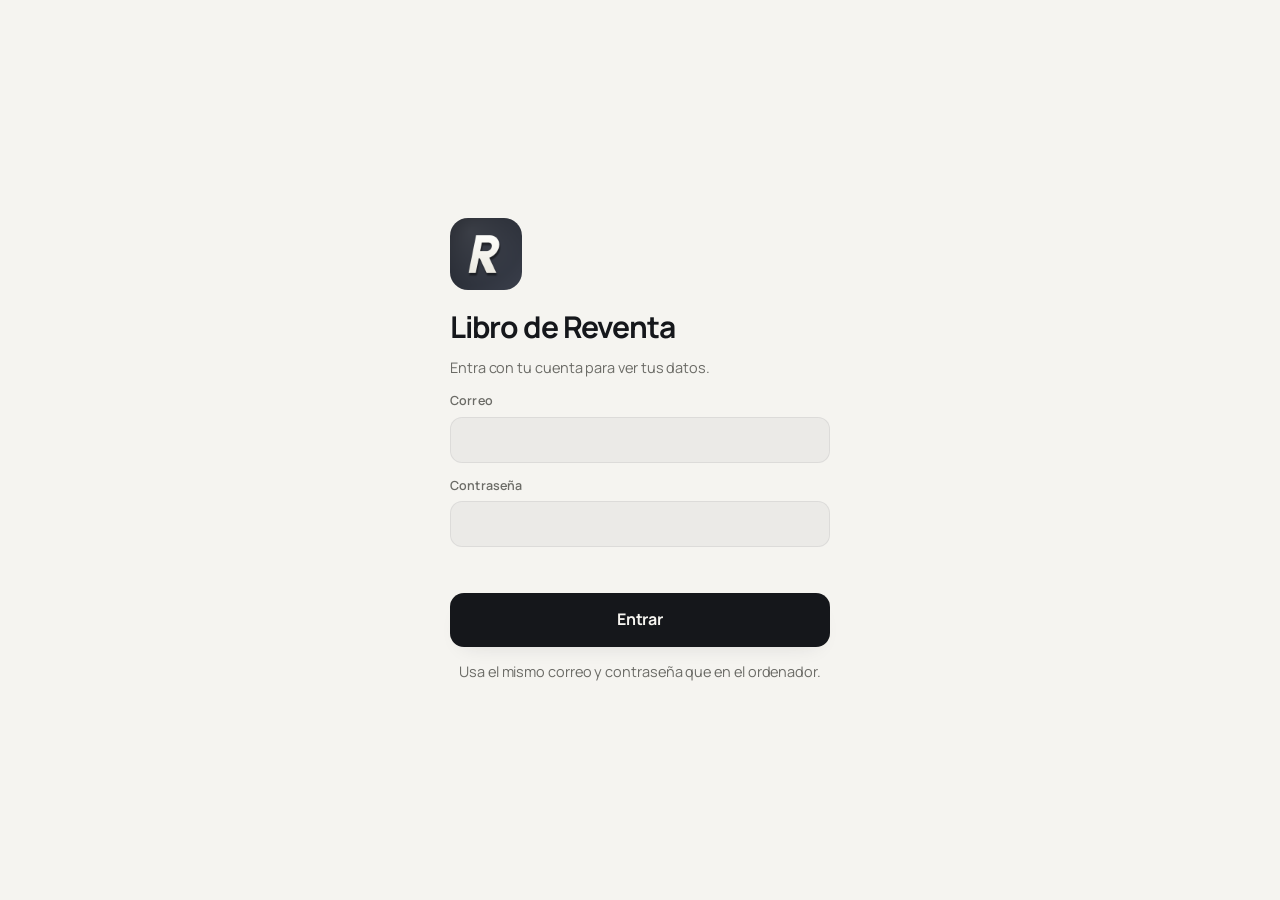
<file: index.html>
<!doctype html><html><head><meta charset=utf8><meta name=viewport content="width=device-width,initial-scale=1,maximum-scale=1,user-scalable=no,viewport-fit=cover"><script>document.addEventListener('gesturestart', e => e.preventDefault(), { passive: false }); document.addEventListener('dblclick', e => e.preventDefault(), { passive: false });</script><script type="importmap">{"imports":{"three":"https://cdn.jsdelivr.net/npm/three@0.160.0/build/three.module.js","three/addons/":"https://cdn.jsdelivr.net/npm/three@0.160.0/examples/jsm/"}}</script><script>/* estilo cristal: el diseño de la app */try{if(localStorage.getItem('estilo')!=='clasico'){document.documentElement.classList.add('cristal');document.write('<link rel="stylesheet" href="https://fonts.googleapis.com/css2?family=Manrope:wght@500;600;700;800&display=swap"><link rel="stylesheet" href="estilo-cristal.css">')}}catch(e){}</script><style>:root{color-scheme:light;box-sizing:border-box;padding-top:env(safe-area-inset-top,0px);padding-bottom:env(safe-area-inset-bottom,0px)}html{scroll-padding-top:env(safe-area-inset-top,0px)}body{margin:0;padding:0;font:14px -apple-system,BlinkMacSystemFont,sans-serif;background:#faf9f5;color:#141413}img{max-width:100%}[hidden]:not([hidden=until-found i]){display:none!important}</style><link rel="manifest" href="manifest.webmanifest"><meta name="theme-color" content="#0D0E11"><meta name="apple-mobile-web-app-capable" content="yes"><meta name="mobile-web-app-capable" content="yes"><meta name="apple-mobile-web-app-title" content="Reventa"><meta name="apple-mobile-web-app-status-bar-style" content="black-translucent"><link rel="apple-touch-icon" href="icons/apple-touch-icon.png"><link rel="icon" type="image/png" href="icons/icon-192.png"></head><body>
<title>Libro de Reventa</title>
<link rel="preconnect" href="https://fonts.googleapis.com">
<link rel="preconnect" href="https://fonts.gstatic.com" crossorigin>
<link rel="stylesheet" href="https://fonts.googleapis.com/css2?family=Inter:wght@400;500;600;700&display=swap">
<style>
/* Layout: centro de negocio siguiendo la guía «diseno-apps»: una columna de 520px, tarjeta protagonista con degradado de acento,
   tarjetas con borde fino y sombra larga, barra inferior pegada con indicador deslizante y «+» central.
   Helvetica. Oscuro y claro (automático por defecto). Series de gráficas en orden fijo validado: s1 azul, s2 naranja, s3 aqua, s4 amarillo, s5 magenta. */
:root {
  --bg: #0E0E10; --card: #1A1A1C; --card2: #232325;
  --ink: #F3F1EC; --ink2: #9C9994; --ink3: #6B6863;
  --hair: rgba(255, 255, 255, .07);
  --accent: #D8B978; --on-accent: #171512;
  --pos: #9CC48A; --neg: #E0675C; --warn: #E0A84E;
  --c1: #7C93B3; --c2: #B08BBB; --c3: #C97B63; --c4: #6FA8A3; --c5: #9CAF88; --mute: #4A4843;
  --tabbar: rgba(20, 19, 18, .82);
  --lift: 0 1px 0 rgba(255, 255, 255, .045) inset, 0 14px 30px -20px rgba(0, 0, 0, .85);
  --toast: #26262A; --toast-ink: #F3F1EC;
  --r-sm: 12px; --r-md: 16px; --r-lg: 20px; --r-xl: 24px; --r-2xl: 28px;
  --ctl: 46px; --ctl-lg: 54px; --maxw: 520px;
  --ease-out: cubic-bezier(.2, .8, .2, 1); --ease-sheet: cubic-bezier(.32, .72, 0, 1);
  --font: "Inter", "Helvetica Neue", Helvetica, -apple-system, Arial, sans-serif;
  color-scheme: dark;
}
body.light {
  --bg: #FAF7F1; --card: #FFFFFF; --card2: #F1ECE2;
  --ink: #221F1A; --ink2: #7A7469; --ink3: #A39B8E;
  --hair: rgba(34, 31, 26, .09);
  --accent: #B8914A; --on-accent: #FFFFFF;
  --pos: #4E7A3E; --neg: #B0473E; --warn: #A86A12;
  --c1: #5F7BA3; --c2: #9C6FA9; --c3: #B8654C; --c4: #4E8E89; --c5: #7E9668; --mute: #D9D2C3;
  --tabbar: rgba(255, 255, 255, .86);
  --lift: 0 1px 2px rgba(40, 30, 10, .05), 0 12px 26px -18px rgba(40, 30, 10, .25);
  --toast: #26262A; --toast-ink: #F3F1EC;
  color-scheme: light;
}
* { box-sizing: border-box; -webkit-tap-highlight-color: transparent; }
body { background: var(--bg); color: var(--ink); font-family: var(--font); font-size: 15.5px; line-height: 1.45; -webkit-font-smoothing: antialiased; transition: background .3s; }
button, input, select { font: inherit; color: inherit; }
button { cursor: pointer; background: none; border: 0; padding: 0; -webkit-user-select: none; user-select: none; }
button:active:not(:disabled) { transform: scale(.96); transition: transform .1s; }
button:disabled { cursor: default; opacity: .4; }
input, select { font-size: 16px; }
:focus-visible { outline: 2px solid var(--accent); outline-offset: 2px; border-radius: 8px; }
img { display: block; }
svg.i { width: 20px; height: 20px; flex: none; }
.tn { font-variant-numeric: tabular-nums; }
.pos { color: var(--pos); } .neg { color: var(--neg); } .mut { color: var(--ink2); }

.screen { max-width: var(--maxw); margin: 0 auto; padding-inline: 16px; padding-block: 10px calc(110px + env(safe-area-inset-bottom, 0px)); }
.view { display: flex; flex-direction: column; gap: 12px; }
.top { display: flex; align-items: flex-end; justify-content: space-between; gap: 12px; margin: 6px 0 6px; }
.eyebrow { font-size: 14px; font-weight: 500; color: var(--ink2); }
.top h1 { margin: 2px 0 0; font-size: 32px; font-weight: 700; letter-spacing: -.035em; line-height: 1.05; }
.round { width: 44px; height: 44px; border-radius: var(--r-md); background: var(--card); border: 1px solid var(--hair); color: var(--ink2); display: grid; place-items: center; flex: none; box-shadow: var(--lift); }
.ctrl { display: flex; align-items: center; justify-content: space-between; gap: 10px; }
.mnav { display: flex; align-items: center; gap: 2px; background: var(--card2); border: 1px solid var(--hair); border-radius: var(--r-sm); padding: 4px; }
.mnav b { min-width: 104px; text-align: center; font-size: 14px; font-weight: 600; text-transform: capitalize; white-space: nowrap; }
.arr { width: 32px; height: 32px; border-radius: 9px; display: grid; place-items: center; color: var(--ink2); }
.arr svg.i { width: 18px; height: 18px; }

/* selector segmentado con fondo que se desliza */
.seg { position: relative; display: flex; padding: 4px; border-radius: var(--r-sm); background: var(--card2); border: 1px solid var(--hair); }
.seg button { position: relative; z-index: 1; min-height: 32px; padding: 0 14px; font-size: 13.5px; font-weight: 600; color: var(--ink2); display: inline-flex; align-items: center; gap: 6px; transition: color .2s; }
.seg button[aria-pressed="true"] { color: var(--ink); }
.seg button svg.i { width: 16px; height: 16px; }
.seg-ind { position: absolute; top: 4px; bottom: 4px; left: 0; width: 0; border-radius: 9px; background: var(--card); box-shadow: 0 4px 12px -4px rgba(0, 0, 0, .35); transition: transform .3s var(--ease-out), width .3s var(--ease-out); }

.demo { display: flex; align-items: center; justify-content: space-between; gap: 12px; padding: 10px 10px 10px 14px; border-radius: var(--r-md); background: color-mix(in srgb, var(--warn) 13%, transparent); border: 1px solid color-mix(in srgb, var(--warn) 25%, transparent); color: var(--warn); font-size: 13.5px; font-weight: 600; margin-bottom: 10px; }
.demo button { background: var(--warn); color: var(--bg); border-radius: 9px; padding: 7px 12px; font-size: 13px; font-weight: 700; flex: none; }

/* tarjeta protagonista */
.hero { border-radius: var(--r-2xl); padding: 22px; position: relative; overflow: hidden; color: var(--ink);
  background: linear-gradient(160deg, color-mix(in srgb, var(--accent) 22%, var(--card)), var(--card)); border: 1px solid var(--hair); box-shadow: var(--lift); }
.hero::after { content: ''; position: absolute; width: 220px; height: 220px; border-radius: 50%; right: -80px; top: -100px; background: color-mix(in srgb, var(--accent) 18%, transparent); pointer-events: none; }
.hero > * { position: relative; z-index: 1; }
.hero-l { font-size: 14px; font-weight: 500; color: var(--ink2); display: flex; justify-content: space-between; align-items: center; gap: 10px; }
.big { font-size: clamp(36px, 11vw, 44px); font-weight: 700; letter-spacing: -.035em; line-height: 1.05; font-variant-numeric: tabular-nums; margin-top: 6px; }
.big .c, .bigv .c { font-size: .55em; color: var(--ink3); letter-spacing: -.02em; }
.big.neg { color: var(--neg); }
.hero-s { font-size: 13px; color: var(--ink2); margin-top: 4px; }
.tiles { display: grid; grid-template-columns: repeat(3, 1fr); gap: 8px; margin-top: 16px; }
.tile { background: color-mix(in srgb, var(--card2) 80%, transparent); border-radius: var(--r-md); padding: 10px 12px; min-width: 0; }
.tile span { display: flex; align-items: center; gap: 5px; font-size: 11.5px; color: var(--ink2); font-weight: 500; }
.tile span svg.i { width: 13px; height: 13px; }
.tile b { display: block; font-size: 16px; font-weight: 700; letter-spacing: -.02em; font-variant-numeric: tabular-nums; white-space: nowrap; overflow: hidden; text-overflow: ellipsis; margin-top: 2px; }
.spark { display: block; width: 100%; height: 38px; margin-top: 12px; }
.delta { display: inline-flex; align-items: center; gap: 3px; font-size: 12px; font-weight: 700; padding: 3px 8px; border-radius: 8px; background: var(--card2); color: var(--ink2); white-space: nowrap; font-variant-numeric: tabular-nums; }
.delta.up { color: var(--pos); background: color-mix(in srgb, var(--pos) 14%, transparent); }
.delta.down { color: var(--neg); background: color-mix(in srgb, var(--neg) 14%, transparent); }

.kpis { display: grid; grid-template-columns: 1fr 1fr; gap: 10px; }
.kpi { background: var(--card); border: 1px solid var(--hair); border-radius: var(--r-xl); box-shadow: var(--lift); padding: 14px 14px 10px; min-width: 0; display: flex; flex-direction: column; gap: 2px; }
.kpi-l { font-size: 12.5px; font-weight: 500; color: var(--ink2); display: flex; justify-content: space-between; align-items: center; gap: 6px; }
.kpi-l > span { display: inline-flex; align-items: center; gap: 6px; }
.kpi-l svg.i { width: 15px; height: 15px; }
.kpi-v { font-size: 22px; font-weight: 700; letter-spacing: -.03em; font-variant-numeric: tabular-nums; white-space: nowrap; overflow: hidden; text-overflow: ellipsis; margin-top: 4px; }
.kpi .spark { height: 30px; margin-top: 6px; }
.kpi small { font-size: 12px; color: var(--ink2); }

.card { background: var(--card); border: 1px solid var(--hair); border-radius: var(--r-xl); box-shadow: var(--lift); padding: 18px; min-width: 0; }
.ch { display: flex; justify-content: space-between; align-items: flex-start; gap: 10px; margin-bottom: 14px; }
.ch h2 { margin: 0; font-size: 16px; font-weight: 700; letter-spacing: -.01em; }
.ch p { margin: 2px 0 0; font-size: 12.5px; color: var(--ink2); }
.ch .lnk { font-size: 13px; font-weight: 600; color: var(--accent); display: inline-flex; align-items: center; gap: 2px; }
.ch .lnk svg.i { width: 15px; height: 15px; }
.legend { display: flex; flex-wrap: wrap; gap: 6px 14px; font-size: 12.5px; color: var(--ink2); font-weight: 500; }
.legend span { display: inline-flex; align-items: center; gap: 6px; }
.sw { width: 10px; height: 10px; border-radius: 3px; flex: none; display: inline-block; }
.chart { display: block; width: 100%; overflow: visible; }
.chart text { font-family: var(--font); font-size: 10.5px; font-weight: 500; font-variant-numeric: tabular-nums; }
.hbar { display: flex; flex-direction: column; gap: 14px; }
.hrow { display: grid; grid-template-columns: minmax(0, 1fr) auto; gap: 5px 10px; align-items: center; width: 100%; }
.hrow .nm { font-size: 14px; font-weight: 600; overflow: hidden; text-overflow: ellipsis; white-space: nowrap; }
.hrow .vl { font-size: 14px; font-weight: 700; font-variant-numeric: tabular-nums; }
.hrow .tr { grid-column: 1 / -1; height: 8px; border-radius: 6px; background: var(--card2); overflow: hidden; }
.hrow .tr i { display: block; height: 100%; border-radius: 6px; background: linear-gradient(90deg, var(--accent), color-mix(in srgb, var(--accent) 60%, white)); width: 0; transition: width .8s var(--ease-out); }
.hrow .sb { grid-column: 1 / -1; font-size: 12px; color: var(--ink2); margin-top: -2px; }
.donut-w { display: grid; grid-template-columns: 132px minmax(0, 1fr); gap: 18px; align-items: center; }
.dleg { display: flex; flex-direction: column; gap: 10px; min-width: 0; }
.dleg div { display: grid; grid-template-columns: 10px minmax(0, 1fr) auto; gap: 8px; align-items: center; font-size: 13.5px; }
.dleg span { overflow: hidden; text-overflow: ellipsis; white-space: nowrap; font-weight: 500; }
.dleg b { font-variant-numeric: tabular-nums; font-weight: 700; }
.dleg small { color: var(--ink2); font-weight: 500; margin-left: 4px; }
.stat3 { display: grid; grid-template-columns: repeat(3, 1fr); gap: 8px; }
.stat3 div { background: var(--card2); border-radius: var(--r-md); padding: 10px 12px; min-width: 0; }
.stat3.out div { background: var(--card); border: 1px solid var(--hair); box-shadow: var(--lift); }
.stat3 span { display: block; font-size: 11.5px; color: var(--ink2); font-weight: 500; }
.stat3 b { font-size: 16px; font-weight: 700; letter-spacing: -.02em; font-variant-numeric: tabular-nums; white-space: nowrap; }

#tip { position: fixed; z-index: 60; pointer-events: none; background: var(--toast); color: var(--toast-ink); padding: 8px 11px; border-radius: 11px; font-size: 12.5px; font-weight: 500; line-height: 1.5; box-shadow: 0 18px 40px -12px rgba(0, 0, 0, .6); opacity: 0; transform: translateY(4px); transition: opacity .12s, transform .12s; max-width: 220px; white-space: pre-line; font-variant-numeric: tabular-nums; }
#tip.show { opacity: 1; transform: none; }

/* listas */
.sec-h { display: flex; justify-content: space-between; align-items: baseline; gap: 10px; margin: 16px 4px 0; }
.sec-h h2 { margin: 0; font-size: 12.5px; font-weight: 600; color: var(--ink2); text-transform: uppercase; letter-spacing: .06em; }
.sec-h span, .sec-h button { font-size: 13px; color: var(--ink2); font-weight: 500; }
.list { display: flex; flex-direction: column; background: var(--card); border: 1px solid var(--hair); border-radius: var(--r-xl); padding: 4px 14px; box-shadow: var(--lift); }
.row { display: flex; align-items: center; gap: 12px; padding: 11px 0; width: 100%; text-align: left; }
.list > .row + .row { border-top: 1px solid var(--hair); }
button.row:active { transform: none; opacity: .65; }
.th { width: 42px; height: 42px; border-radius: 13px; flex: none; overflow: hidden; display: grid; place-items: center; background: var(--card2); }
.th img { width: 100%; height: 100%; object-fit: cover; }
.th svg.i { width: 20px; height: 20px; }
.rm { flex: 1; min-width: 0; display: flex; flex-direction: column; gap: 1px; }
.rt { font-size: 15px; font-weight: 600; overflow: hidden; text-overflow: ellipsis; white-space: nowrap; letter-spacing: -.01em; }
.rs { font-size: 12.5px; color: var(--ink2); overflow: hidden; text-overflow: ellipsis; white-space: nowrap; }
.rv { display: flex; flex-direction: column; align-items: flex-end; gap: 1px; flex: none; font-variant-numeric: tabular-nums; }
.rv b { font-size: 15px; font-weight: 700; letter-spacing: -.01em; }
.rv small { font-size: 11.5px; color: var(--ink2); font-weight: 500; }
.struck { text-decoration: line-through; color: var(--ink3) !important; }
.chev { width: 16px !important; height: 16px !important; color: var(--ink3); flex: none; }
.tag { display: inline-flex; align-items: center; height: 19px; padding: 0 7px; border-radius: 6px; font-size: 11px; font-weight: 700; vertical-align: 1px; background: var(--card2); color: var(--ink2); }
.tag.neg { background: color-mix(in srgb, var(--neg) 15%, transparent); color: var(--neg); }
.day { font-size: 12.5px; font-weight: 600; color: var(--ink2); padding: 14px 6px 6px; display: flex; justify-content: space-between; text-transform: uppercase; letter-spacing: .05em; }
.day span:last-child { text-transform: none; letter-spacing: 0; font-variant-numeric: tabular-nums; }

/* stock en cuadrícula */
.grid { display: grid; grid-template-columns: 1fr 1fr; gap: 10px; }
.pc { background: var(--card); border: 1px solid var(--hair); border-radius: var(--r-xl); overflow: hidden; box-shadow: var(--lift); text-align: left; display: flex; flex-direction: column; min-width: 0; }
.pc-img { aspect-ratio: 1 / 1; width: 100%; max-width: 100%; background: var(--card2); display: grid; place-items: center; position: relative; }
.pc-img img { width: 100%; height: 100%; object-fit: cover; position: absolute; inset: 0; }
.pc-img svg.i { width: 34%; height: 34%; stroke-width: 1.4; }
.pc-qty { position: absolute; top: 8px; right: 8px; background: rgba(14, 14, 16, .6); color: #fff; font-size: 11.5px; font-weight: 700; padding: 3px 8px; border-radius: 8px; backdrop-filter: blur(8px); -webkit-backdrop-filter: blur(8px); }
.pc-qty.zero { background: var(--neg); }
.pc-b { padding: 10px 12px 12px; display: flex; flex-direction: column; gap: 5px; min-width: 0; }
.pc-n { font-size: 14px; font-weight: 600; overflow: hidden; text-overflow: ellipsis; white-space: nowrap; letter-spacing: -.01em; }
.pc-p { font-size: 12.5px; color: var(--ink2); font-variant-numeric: tabular-nums; }
.pc-p b { color: var(--ink); font-weight: 700; }
.sizes { display: flex; flex-wrap: wrap; gap: 4px; }
.sz { font-size: 11px; font-weight: 700; padding: 2px 7px; border-radius: 6px; background: var(--card2); color: var(--ink); font-variant-numeric: tabular-nums; }
.sz em { font-style: normal; color: var(--ink2); font-weight: 500; margin-left: 2px; }

.search { display: flex; align-items: center; gap: 10px; background: var(--card); border: 1px solid var(--hair); border-radius: var(--r-md); padding-inline: 14px; height: var(--ctl); }
.search:focus-within { border-color: color-mix(in srgb, var(--accent) 60%, transparent); }
.search svg.i { width: 18px; height: 18px; color: var(--ink3); }
.search input { border: 0; background: transparent; outline: none; width: 100%; min-width: 0; }
.search input::placeholder { color: var(--ink3); }
.scroll-x { display: flex; gap: 6px; overflow-x: auto; scrollbar-width: none; margin-inline: -16px; padding-inline: 16px; }
.scroll-x::-webkit-scrollbar { display: none; }
.pill { flex: none; height: 34px; padding: 0 14px; border-radius: 11px; font-size: 13.5px; font-weight: 600; color: var(--ink2); background: var(--card2); border: 1px solid var(--hair); white-space: nowrap; }
.pill[aria-pressed="true"] { background: color-mix(in srgb, var(--accent) 18%, var(--card)); color: var(--ink); border-color: color-mix(in srgb, var(--accent) 45%, transparent); }

.btn { display: inline-flex; align-items: center; justify-content: center; gap: 8px; min-height: var(--ctl); padding: 0 18px; border-radius: var(--r-sm); border: 1px solid transparent; font-size: 15px; font-weight: 600; letter-spacing: -.01em; }
.btn svg.i { width: 18px; height: 18px; }
.btn-main { background: var(--accent); color: var(--on-accent); }
.btn-soft { background: var(--card2); border-color: var(--hair); color: var(--ink); }
.btn-danger { background: color-mix(in srgb, var(--neg) 12%, transparent); color: var(--neg); }
.btn-block { width: 100%; min-height: var(--ctl-lg); border-radius: var(--r-md); font-size: 16px; }
.btn-sm { min-height: 38px; padding: 0 14px; font-size: 14px; }
.btns { display: flex; gap: 8px; flex-wrap: wrap; }
.btns .btn { flex: 1 1 0; padding: 0 10px; min-width: 0; }
.qbtn { flex: none; display: inline-flex; align-items: center; height: 32px; padding: 0 12px; border-radius: 10px; font-size: 13px; font-weight: 600; background: var(--accent); color: var(--on-accent); }

.empty { text-align: center; padding: 32px 20px; border: 1.5px dashed var(--hair); border-radius: var(--r-xl); color: var(--ink2); }
.empty .th { margin: 0 auto 12px; width: 56px; height: 56px; border-radius: 18px; background: color-mix(in srgb, var(--accent) 14%, transparent); color: var(--accent); }
.empty .th svg.i { width: 26px; height: 26px; }
.empty b { display: block; color: var(--ink); font-size: 16px; margin-bottom: 4px; }
.empty p { margin: 0 auto; max-width: 32ch; font-size: 14px; }
.empty .btn { margin-top: 16px; }
#saleF #pk { max-height: min(42vh, 330px); overflow-y: auto; overscroll-behavior: contain; scrollbar-width: none; border-radius: 14px; }
/* carta de la semana */
.lettercard { display: flex; align-items: center; gap: 14px; width: 100%; text-align: left; color: inherit; font: inherit; cursor: pointer; padding: 14px 16px; margin-bottom: 12px; }
.lettercard .rm { flex: 1; min-width: 0; display: flex; flex-direction: column; gap: 2px; } .lettercard .rt { font-weight: 700; font-size: 15px; } .lettercard .rs { font-size: 12.5px; color: var(--ink2); }
.lc-env { position: relative; width: 44px; height: 34px; flex: none; color: var(--accent); animation: lcBob 2.4s ease-in-out infinite; }
.lc-env svg { width: 100%; height: 100%; fill: color-mix(in srgb, var(--accent) 14%, transparent); stroke: currentColor; stroke-width: 2; stroke-linejoin: round; }
.lc-env i { position: absolute; top: -3px; right: -3px; width: 10px; height: 10px; border-radius: 50%; background: var(--neg); box-shadow: 0 0 0 3px var(--card, #16181D); }
@keyframes lcBob { 0%, 100% { transform: translateY(0) rotate(0); } 50% { transform: translateY(-2px) rotate(-4deg); } }
.letter { position: relative; padding-top: 34px; }
.lt-env { position: absolute; top: 0; left: 50%; width: 120px; transform: translateX(-50%); z-index: 0; animation: ltEnv .6s ease both; }
.lt-env svg { width: 100%; display: block; } .lt-env .e-b { fill: color-mix(in srgb, var(--accent) 22%, var(--card2, #1F2229)); stroke: var(--accent); stroke-width: 2; } .lt-env .e-f { fill: none; stroke: var(--accent); stroke-width: 2; stroke-linejoin: round; }
.lt-paper { position: relative; z-index: 1; margin-top: 28px; padding: 22px 20px 20px; border-radius: 18px; color: #22201B; background: linear-gradient(180deg, #FBF8F1, #F2ECDF); box-shadow: 0 20px 40px -18px rgba(0,0,0,.7), inset 0 1px 0 #fff; animation: ltUp .7s .25s cubic-bezier(.2,.8,.2,1) both; }
.lt-paper::before { content: ""; position: absolute; inset: 8px; border: 1px dashed rgba(34,32,27,.14); border-radius: 12px; pointer-events: none; }
@keyframes ltUp { from { transform: translateY(40px) scale(.96); opacity: 0; } to { transform: none; opacity: 1; } }
@keyframes ltEnv { from { transform: translateX(-50%) translateY(10px); opacity: 0; } to { transform: translateX(-50%); opacity: 1; } }
.lt-k { font-size: 11px; font-weight: 700; letter-spacing: .08em; text-transform: uppercase; color: #9A7A3A; }
.lt-paper h3 { margin: 6px 0 4px; font-size: 22px; font-weight: 800; letter-spacing: -.03em; }
.lt-mood { margin: 0 0 14px; font-size: 14px; color: #5C574D; }
.lt-big { padding: 14px; border-radius: 14px; background: rgba(184,145,63,.12); }
.lt-big span { display: block; font-size: 12px; font-weight: 600; color: #7A6A48; } .lt-big b { font-size: 32px; font-weight: 800; letter-spacing: -.04em; } .lt-big b.neg { color: #B0473E; }
.lt-big em { display: block; font-style: normal; font-size: 12.5px; font-weight: 700; margin-top: 2px; } .lt-big em.up { color: #3E7A3E; } .lt-big em.down { color: #B0473E; }
.lt-grid { display: grid; grid-template-columns: 1fr 1fr; gap: 8px; margin-top: 10px; }
.lt-f { display: flex; flex-direction: column; gap: 1px; padding: 10px 12px; border-radius: 12px; background: rgba(34,32,27,.05); min-width: 0; }
.lt-f span { font-size: 11.5px; color: #6E685C; font-weight: 600; } .lt-f b { font-size: 16px; font-weight: 800; letter-spacing: -.02em; white-space: nowrap; overflow: hidden; text-overflow: ellipsis; }
.lt-bars { display: flex; gap: 6px; height: 92px; align-items: flex-end; margin: 16px 2px 4px; }
.lt-bars div { flex: 1; height: 100%; display: flex; flex-direction: column; justify-content: flex-end; align-items: center; gap: 4px; }
.lt-bars i { width: 100%; border-radius: 6px 6px 3px 3px; background: linear-gradient(180deg, #D4B06A, #B8913F); animation: ltBar .8s .6s cubic-bezier(.2,.8,.2,1) both; transform-origin: bottom; } .lt-bars i.z { background: rgba(34,32,27,.1); }
.lt-bars span { font-size: 11px; font-weight: 700; color: #8A8374; }
@keyframes ltBar { from { transform: scaleY(0); } to { transform: scaleY(1); } }
.lt-list { display: flex; flex-direction: column; gap: 6px; margin-top: 12px; } .lt-list .lt-f { flex-direction: row; justify-content: space-between; align-items: baseline; gap: 10px; } .lt-list .lt-f b { font-size: 14px; }
.lt-sign { margin: 16px 0 0; font-size: 13.5px; color: #5C574D; line-height: 1.5; } .lt-sign b { font-family: Georgia, 'Times New Roman', serif; font-style: italic; font-size: 17px; color: #22201B; }
@media (prefers-reduced-motion: reduce) { .lc-env, .lt-env, .lt-paper, .lt-bars i { animation: none; } }
.pill[data-action="cats"] { display: inline-flex; align-items: center; gap: 4px; } .pill[data-action="cats"] svg { width: 14px; height: 14px; }
.skel { height: 100px; border-radius: var(--r-xl); background: linear-gradient(90deg, var(--card2) 0%, color-mix(in srgb, var(--card2) 70%, var(--ink) 6%) 50%, var(--card2) 100%); background-size: 200% 100%; animation: skel 1.2s ease-in-out infinite; }
@keyframes skel { from { background-position: 200% 0 } to { background-position: -200% 0 } }

/* menú inferior pegado al borde, con «+» central */
.tabbar { --pad: max(8px, calc(env(safe-area-inset-bottom, 0px) - 12px)); --side: max(10px, calc((100% - 500px) / 2));
  position: fixed; left: 0; right: 0; bottom: 0; z-index: 20; display: grid; grid-template-columns: repeat(6, 1fr); align-items: center;
  padding: 6px var(--side) var(--pad); border-radius: 24px 24px 0 0; border-top: 1px solid var(--hair);
  background: var(--tabbar); backdrop-filter: blur(24px) saturate(180%); -webkit-backdrop-filter: blur(24px) saturate(180%); box-shadow: 0 -10px 30px -18px rgba(0, 0, 0, .45); }
.tab { position: relative; z-index: 1; display: flex; flex-direction: column; align-items: center; gap: 3px; color: var(--ink3); font-size: 10.5px; font-weight: 600; padding: 8px 2px; transition: color .2s; }
.tab svg.i { width: 22px; height: 22px; }
.tab { min-width: 0; padding-inline: 0; }
.tab .tl { display: none; } .tab .ts { display: inline; }
@media (min-width: 520px) { .tab .tl { display: inline; } .tab .ts { display: none; } }
.tab.on { color: var(--accent); }
.tab-ind { position: absolute; top: 6px; bottom: var(--pad); left: 0; width: 0; border-radius: 20px; background: color-mix(in srgb, var(--accent) 16%, transparent); transition: transform .32s var(--ease-out), opacity .2s; opacity: 0; }
.fab { justify-self: center; width: 56px; height: 56px; margin-top: -24px; border-radius: 20px; position: relative; z-index: 2; display: grid; place-items: center; color: var(--on-accent);
  background: linear-gradient(140deg, color-mix(in srgb, var(--accent) 60%, white), var(--accent) 50%, color-mix(in srgb, var(--accent) 75%, black));
  box-shadow: 0 12px 24px -8px color-mix(in srgb, var(--accent) 60%, transparent), 0 1px 0 rgba(255, 255, 255, .45) inset; }
.fab svg.i { width: 26px; height: 26px; stroke-width: 2.2; }

/* hoja que sube desde abajo */
.backdrop { position: fixed; inset: 0; background: rgba(0, 0, 0, .45); opacity: 0; pointer-events: none; transition: opacity .3s; z-index: 29; }
.backdrop.show { opacity: 1; pointer-events: auto; }
.sheet { position: fixed; left: 0; right: 0; bottom: 0; z-index: 30; max-width: var(--maxw); margin: 0 auto; max-height: 92%; overflow-y: auto; overscroll-behavior: contain;
  background: var(--bg); border-radius: 28px 28px 0 0; padding: 8px 20px calc(22px + env(safe-area-inset-bottom, 0px)); transform: translateY(110%); visibility: hidden; transition: transform .36s var(--ease-sheet), visibility 0s .36s; }
.sheet.show { transform: none; visibility: visible; transition: transform .36s var(--ease-sheet); }
.grab { width: 38px; height: 5px; border-radius: 3px; background: var(--ink3); opacity: .4; margin: 6px auto 14px; }
.sh { display: flex; align-items: center; justify-content: space-between; gap: 12px; margin-bottom: 16px; }
.sh h2 { margin: 0; font-size: 22px; font-weight: 700; letter-spacing: -.03em; min-width: 0; overflow: hidden; text-overflow: ellipsis; white-space: nowrap; }
.x { width: 34px; height: 34px; border-radius: 50%; background: var(--card2); color: var(--ink2); display: grid; place-items: center; flex: none; }
.x svg.i { width: 16px; height: 16px; }
.sbody { display: flex; flex-direction: column; gap: 14px; }
.choice { display: flex; align-items: center; gap: 14px; padding: 14px; background: var(--card); border: 1px solid var(--hair); border-radius: var(--r-lg); text-align: left; width: 100%; box-shadow: var(--lift); }
.choice b { display: block; font-size: 16px; font-weight: 700; letter-spacing: -.01em; }
.choice span { font-size: 13px; color: var(--ink2); }
.choices { display: flex; flex-direction: column; gap: 8px; }

form.f { display: flex; flex-direction: column; gap: 14px; }
.amount-w { display: flex; flex-direction: column; align-items: center; gap: 4px; padding: 4px 0; }
.amount-w label { font-size: 13px; color: var(--ink2); font-weight: 500; }
.amount { display: flex; align-items: baseline; justify-content: center; gap: 4px; font-size: 50px; font-weight: 700; letter-spacing: -.04em; line-height: 1.1; }
.amount input { border: 0; background: transparent; outline: none; text-align: right; font-size: inherit; font-weight: 700; letter-spacing: -.04em; width: 1.6ch; min-width: 1ch; max-width: 7ch; padding: 0; font-variant-numeric: tabular-nums; caret-color: var(--accent); }
.amount input::placeholder { color: var(--ink3); }
.amount span { color: var(--ink3); }
.fld { display: flex; flex-direction: column; gap: 6px; min-width: 0; }
.fld > label, .lbl { font-size: 12.5px; color: var(--ink2); font-weight: 600; }
.fld input, .fld select, .inp { min-height: var(--ctl); height: var(--ctl); border-radius: var(--r-sm); border: 1px solid var(--hair); background: var(--card2); padding: 0 12px; width: 100%; min-width: 0; outline: none; font-variant-numeric: tabular-nums; color: var(--ink); }
.fld input:focus, .fld select:focus, .inp:focus { border-color: color-mix(in srgb, var(--accent) 60%, transparent); }
.fld input::placeholder, .inp::placeholder { color: var(--ink3); }
.mono { font-family: ui-monospace, "SF Mono", Menlo, Consolas, monospace !important; letter-spacing: .03em; text-transform: uppercase; }
.grid2 { display: grid; grid-template-columns: 1fr 1fr; gap: 10px; }
.chips { display: flex; flex-wrap: wrap; gap: 6px; }
.chips label { position: relative; }
.chips input { position: absolute; opacity: 0; pointer-events: none; }
.chips span { display: inline-flex; align-items: center; gap: 6px; height: 40px; padding: 0 14px; border-radius: var(--r-sm); background: var(--card2); border: 1px solid var(--hair); font-size: 14px; font-weight: 600; color: var(--ink2); cursor: pointer; transition: background .15s, color .15s; }
.chips span small { font-size: 11.5px; font-weight: 500; opacity: .75; }
.chips input:checked + span { background: color-mix(in srgb, var(--accent) 18%, var(--card)); color: var(--ink); border-color: color-mix(in srgb, var(--accent) 55%, transparent); }
.chips input:focus-visible + span { outline: 2px solid var(--accent); outline-offset: 2px; }
.hint { font-size: 12.5px; color: var(--ink2); margin: -4px 0 0; }
.picker { display: flex; gap: 8px; overflow-x: auto; scrollbar-width: none; margin-inline: -20px; padding: 2px 20px 4px; }
.picker::-webkit-scrollbar { display: none; }
.pk { flex: none; width: 88px; text-align: left; display: flex; flex-direction: column; gap: 5px; }
.pk .pc-img { border-radius: var(--r-md); overflow: hidden; border: 1px solid var(--hair); }
.pk span { font-size: 12px; font-weight: 600; overflow: hidden; text-overflow: ellipsis; white-space: nowrap; }
.pk[aria-pressed="true"] .pc-img { border: 2px solid var(--accent); }
.stepper { display: inline-flex; align-items: center; gap: 4px; background: var(--card2); border: 1px solid var(--hair); border-radius: var(--r-sm); padding: 3px; flex: none; }
.stepper button { width: 32px; height: 32px; border-radius: 9px; background: var(--card); display: grid; place-items: center; color: var(--ink); }
.stepper button svg.i { width: 16px; height: 16px; }
.stepper b { min-width: 28px; text-align: center; font-variant-numeric: tabular-nums; font-size: 15px; }
.szrow { display: flex; align-items: center; gap: 8px; }
.szrow .inp { flex: 1; }
.quick { display: flex; flex-wrap: wrap; gap: 6px; }
.quick button { height: 32px; min-width: 40px; padding: 0 10px; border-radius: 9px; background: var(--card); border: 1px solid var(--hair); font-size: 13px; font-weight: 600; color: var(--ink2); }
.photo { position: relative; width: 100%; max-width: 100%; aspect-ratio: 4 / 3; border-radius: var(--r-xl); overflow: hidden; background: var(--card2); border: 1px solid var(--hair); display: grid; place-items: center; }
.photo img { position: absolute; inset: 0; width: 100%; height: 100%; object-fit: cover; }
.photo .ph { display: flex; flex-direction: column; align-items: center; gap: 8px; color: var(--ink2); font-size: 14px; font-weight: 600; }
.photo .ph svg.i { width: 34px; height: 34px; stroke-width: 1.5; }
.photo .chg { position: absolute; right: 10px; bottom: 10px; display: inline-flex; align-items: center; gap: 6px; background: rgba(14, 14, 16, .6); color: #fff; padding: 7px 11px; border-radius: 10px; font-size: 13px; font-weight: 600; backdrop-filter: blur(8px); -webkit-backdrop-filter: blur(8px); }
.photo .chg svg.i { width: 15px; height: 15px; }
.facts { background: var(--card); border: 1px solid var(--hair); border-radius: var(--r-xl); padding: 2px 16px; box-shadow: var(--lift); }
.fact { display: flex; justify-content: space-between; align-items: center; gap: 14px; padding: 12px 0; font-size: 14.5px; }
.fact + .fact { border-top: 1px solid var(--hair); }
.fact > span { color: var(--ink2); }
.fact b { font-weight: 600; text-align: right; font-variant-numeric: tabular-nums; overflow-wrap: anywhere; }
.dh { display: flex; align-items: center; gap: 14px; }
.dh .th { width: 60px; height: 60px; border-radius: 18px; }
.dh .th svg.i { width: 26px; height: 26px; }
.dh h3 { margin: 0; font-size: 18px; font-weight: 700; letter-spacing: -.02em; line-height: 1.2; }
.dh p { margin: 3px 0 0; color: var(--ink2); font-size: 13.5px; }
.bigv { font-size: 38px; font-weight: 700; letter-spacing: -.035em; font-variant-numeric: tabular-nums; line-height: 1.05; }
.copy { display: inline-flex; align-items: center; gap: 6px; height: 32px; padding: 0 11px; border-radius: 9px; background: var(--card2); border: 1px solid var(--hair); font-size: 13px; font-weight: 600; flex: none; }
.copy svg.i { width: 14px; height: 14px; }
.iban { font-family: ui-monospace, "SF Mono", Menlo, Consolas, monospace; font-size: 13px; letter-spacing: .02em; }
.missing { color: var(--warn); font-weight: 600; }
.prog { height: 8px; border-radius: 6px; background: var(--card2); overflow: hidden; }
.prog i { display: block; height: 100%; border-radius: 6px; background: linear-gradient(90deg, var(--pos), color-mix(in srgb, var(--pos) 60%, white)); }
.prog.warn i { background: var(--warn); } .prog.neg i { background: var(--neg); }
.limit-s { display: flex; justify-content: space-between; gap: 10px; font-size: 12px; color: var(--ink2); margin-top: 6px; }
.phone-c { display: flex; flex-direction: column; gap: 12px; width: 100%; text-align: left; }
.phone-c:active { transform: scale(.985) !important; }
.ph-h { display: flex; align-items: center; gap: 12px; }
.ph-av { width: 42px; height: 42px; border-radius: 14px; display: grid; place-items: center; font-weight: 700; font-size: 16px; flex: none; }

.toast { position: fixed; left: 50%; bottom: calc(100px + env(safe-area-inset-bottom, 0px)); z-index: 40; transform: translate(-50%, 20px); opacity: 0; pointer-events: none; display: flex; align-items: center; gap: 18px;
  padding: 13px 18px; border-radius: 18px; overflow: hidden; background: var(--toast); color: var(--toast-ink); font-weight: 600; font-size: 14.5px; max-width: calc(100% - 32px); width: max-content; box-shadow: 0 18px 40px -12px rgba(0, 0, 0, .6); transition: opacity .25s, transform .3s var(--ease-out); }
.toast.show { opacity: 1; transform: translate(-50%, 0); pointer-events: auto; }
.toast button { color: var(--accent); font-weight: 700; flex: none; }

@keyframes rise { from { opacity: 0; transform: translateY(10px); } to { opacity: 1; transform: none; } }
@keyframes shake { 0%, 100% { transform: none } 25% { transform: translateX(-6px) } 75% { transform: translateX(6px) } }
.enter > * { animation: rise .45s var(--ease-out) both; }
.enter > *:nth-child(2) { animation-delay: 40ms } .enter > *:nth-child(3) { animation-delay: 80ms } .enter > *:nth-child(4) { animation-delay: 120ms } .enter > *:nth-child(n+5) { animation-delay: 160ms }
.shake { animation: shake .3s; }
.grow { transform-box: fill-box; transform-origin: bottom; animation: grow .6s var(--ease-out) both; }
@keyframes grow { from { transform: scaleY(0); } to { transform: none; } }
@media (prefers-reduced-motion: reduce) { *, *::before, *::after { animation-duration: .01ms !important; animation-delay: 0ms !important; transition-duration: .01ms !important; } }
.qa { display: grid; grid-template-columns: 1.5fr 1fr; gap: 10px; }
.qa .btn { min-height: 54px; border-radius: var(--r-md); font-size: 15.5px; }
.sec-h h2 { font-size: 12.5px; }

/* ===== Por móvil, stock en filas y movimientos filtrables ===== */
.split { display: flex; gap: 3px; height: 14px; border-radius: 8px; overflow: hidden; background: var(--card2); border: 1px solid var(--bd); box-shadow: inset 0 1px 3px rgba(0, 0, 0, .3); padding: 2px; }
.split i { display: block; min-width: 6px; border-radius: 5px; box-shadow: inset 0 1px 0 rgba(255, 255, 255, .35); }
.mrows { display: flex; flex-direction: column; margin-top: 8px; }
.mrow { display: flex; align-items: center; gap: 12px; padding: 11px 0; width: 100%; text-align: left; }
.mrow + .mrow { border-top: 1px solid var(--bd); }
.movt { display: flex; align-items: center; gap: 10px; flex: 1; min-width: 0; text-align: left; padding: 0; background: none; border: 0; color: inherit; font: inherit; cursor: pointer; }
.movt .movs { font-size: 12.5px; color: var(--ink3); white-space: nowrap; overflow: hidden; text-overflow: ellipsis; min-width: 0; }
.movt .movc { display: inline-flex; width: 16px; height: 16px; color: var(--ink3); transform: rotate(90deg); transition: transform .2s; flex: none; }
.movt .movc svg { width: 16px; height: 16px; }
.movcard.open .movc { transform: rotate(-90deg); }
.movcard:not(.open) .ch { margin-bottom: 0; }
.mrow .rs { display: block; margin-top: 2px; }
.chainbar { display: flex; gap: 2px; height: 5px; margin-top: 7px; max-width: 220px; border-radius: 3px; overflow: hidden; }
.chainbar i { display: block; min-width: 6px; }
.chainleg { display: flex; flex-wrap: wrap; gap: 6px 14px; padding-top: 10px; border-top: 1px solid var(--bd); font-size: 11.5px; color: var(--ink3); }
.chainleg i { display: inline-block; width: 8px; height: 8px; border-radius: 2px; margin-right: 6px; vertical-align: 0; }
.mrow:active { opacity: .6; transform: none; }
.mav { width: 38px; height: 38px; border-radius: 50%; display: grid; place-items: center; font-weight: 700; font-size: 15px; flex: none; border: 1px solid var(--bd); box-shadow: inset 0 1px 0 var(--hl); }
.mamt { font-size: 16px; font-weight: 700; letter-spacing: -.02em; font-variant-numeric: tabular-nums; }
.sumline { display: flex; flex-wrap: wrap; gap: 4px 18px; font-size: 13px; color: var(--ink2); padding: 2px 4px 0; }
.sumline b { color: var(--ink); font-weight: 600; font-variant-numeric: tabular-nums; }
.sumline b.pos { color: var(--pos); }
.grp { display: flex; justify-content: space-between; align-items: center; font-size: 13px; color: var(--ink2); font-weight: 600; padding: 18px 4px 8px; }
.grp span:first-child { display: inline-flex; align-items: center; gap: 8px; color: var(--ink); font-size: 15px; font-weight: 600; letter-spacing: -.01em; }
.grp .sw { width: 9px; height: 9px; }
.plist { display: flex; flex-direction: column; gap: 10px; }
.pr { display: flex; align-items: stretch; gap: 8px; padding: 10px 12px 10px 10px; border-radius: var(--r-xl); background: linear-gradient(180deg, var(--card-hi), var(--card-lo)); border: 1px solid var(--bd); box-shadow: var(--depth); }
.pr-main { flex: 1; min-width: 0; display: flex; gap: 14px; text-align: left; align-items: center; }
.pr-main:active { transform: none; opacity: .65; }
.pr-img { width: 78px; height: 78px; border-radius: 16px; flex: none; position: relative; overflow: hidden; display: grid; place-items: center; border: 1px solid var(--bd); box-shadow: inset 0 1px 0 var(--hl); }
.pr-img img { position: absolute; inset: 0; width: 100%; height: 100%; object-fit: cover; }
.pr-img svg.i { width: 30px; height: 30px; stroke-width: 1.4; }
.pr-b { display: flex; flex-direction: column; gap: 5px; min-width: 0; }
.pr-n { font-size: 15.5px; font-weight: 600; letter-spacing: -.015em; overflow: hidden; text-overflow: ellipsis; white-space: nowrap; }
.pr-p { display: flex; align-items: baseline; gap: 8px; font-size: 13px; color: var(--ink2); font-variant-numeric: tabular-nums; white-space: nowrap; }
.pr-p b { color: var(--ink); font-size: 15px; font-weight: 700; }
.pr-p em { font-style: normal; font-size: 12px; font-weight: 600; }
.pr-t { display: flex; }
.pr-r { display: flex; flex-direction: column; align-items: flex-end; justify-content: space-between; gap: 8px; flex: none; padding-left: 4px; }
.pr-u { display: flex; align-items: baseline; gap: 3px; }
.pr-u b { font-size: 26px; font-weight: 700; letter-spacing: -.04em; font-variant-numeric: tabular-nums; line-height: 1; }
.pr-u span { font-size: 12px; color: var(--ink2); font-weight: 500; }
.pr-u.zero b { color: var(--neg); }
.qbtn.soft { background: linear-gradient(180deg, var(--card-hi), var(--card2)); color: var(--ink); border: 1px solid var(--bd2); box-shadow: inset 0 1px 0 var(--hl); }
.tag.warn { color: var(--warn); background: color-mix(in srgb, var(--warn) 14%, transparent); }

/* ===== Estilo profesional: grafito, esquinas contenidas, planos con borde fino; el dorado solo como detalle ===== */
:root {
  --bg: #0B0C0E; --card: #13151A; --card2: #1B1E24; --card-hi: #13151A; --card-lo: #13151A;
  --ink: #ECEEF1; --ink2: #8B919C; --ink3: #555B66;
  --hair: rgba(255, 255, 255, .08); --bd: rgba(255, 255, 255, .1); --bd2: rgba(255, 255, 255, .17); --hl: transparent;
  --accent: #BFA970; --on-accent: #14120C;
  --pos: #6FBF8F; --neg: #D96B62; --warn: #D9A441; --mute: #3A3E47;
  --c1: #7C8FAE; --c2: #A28DB0; --c3: #BE7E6B; --c4: #6FA29E; --c5: #8CA47A;
  --tabbar: rgba(11, 12, 14, .88); --toast: #23262D; --toast-ink: #ECEEF1;
  --depth: none; --depth-sm: none; --glow: none;
  --r-sm: 8px; --r-md: 10px; --r-lg: 12px; --r-xl: 14px; --r-2xl: 16px;
}
body.light {
  --bg: #F3F4F6; --card: #FFFFFF; --card2: #ECEEF1; --card-hi: #FFFFFF; --card-lo: #FFFFFF;
  --ink: #14161A; --ink2: #666C77; --ink3: #A4A9B2;
  --hair: rgba(20, 22, 26, .09); --bd: rgba(20, 22, 26, .12); --bd2: rgba(20, 22, 26, .2); --hl: transparent;
  --accent: #8C7843; --on-accent: #FFFFFF;
  --pos: #2E8A57; --neg: #C4443B; --warn: #A8700F; --mute: #CBCFD6;
  --c1: #5E7699; --c2: #8A6F9B; --c3: #AE6650; --c4: #4D8A86; --c5: #6E8A5A;
  --tabbar: rgba(243, 244, 246, .9); --toast: #1B1E24; --toast-ink: #ECEEF1;
}
body { background: var(--bg); }
.card, .kpi, .list, .facts, .stat3, .choice, .phone-c, .pr, .photo, .alert, .skel {
  background: var(--card); border: 1px solid var(--bd); box-shadow: none; border-radius: var(--r-xl);
}
body.light .card, body.light .list, body.light .facts, body.light .stat3, body.light .choice, body.light .phone-c, body.light .pr, body.light .alert { box-shadow: 0 1px 2px rgba(20, 22, 26, .05); }
.list { padding: 2px 16px; }
.card .stat3 { background: var(--card2); box-shadow: none; }
.hero { background: var(--card); border: 1px solid var(--bd); border-top: 2px solid var(--accent); border-radius: var(--r-xl); box-shadow: none; padding: 20px; }
.hero::after { display: none; }
.big { font-weight: 600; letter-spacing: -.045em; font-size: clamp(38px, 11.5vw, 46px); }
.big .c { font-weight: 400; }
.tiles { gap: 0; margin-top: 18px; border-top: 1px solid var(--hair); }
.tile, .tiles .tile { background: transparent; border: 0; border-radius: 0; box-shadow: none; padding: 14px 0 0; }
.tiles .tile + .tile { border-left: 1px solid var(--hair); padding-left: 16px; }
.delta { border-radius: 5px; padding: 3px 7px; }
.delta.up { background: color-mix(in srgb, var(--pos) 13%, transparent); } .delta.down { background: color-mix(in srgb, var(--neg) 13%, transparent); }
/* botones planos */
.btn { border-radius: var(--r-sm); font-weight: 600; letter-spacing: -.005em; }
.btn-main { background: var(--ink); color: var(--bg); border: 0; box-shadow: none; }
.btn-soft { background: var(--card2); color: var(--ink); border: 1px solid var(--bd); box-shadow: none; }
.btn-danger { background: transparent; border: 1px solid color-mix(in srgb, var(--neg) 45%, transparent); color: var(--neg); }
.qa .btn { border-radius: var(--r-md); }
.qbtn { background: var(--ink); color: var(--bg); border: 0; border-radius: 7px; box-shadow: none; font-weight: 600; }
.qbtn.soft { background: var(--card2); color: var(--ink); border: 1px solid var(--bd); }
.fab { border-radius: 14px; background: var(--ink); color: var(--bg); border: 0; box-shadow: 0 0 0 5px var(--bg); }
.tabbar { border-radius: 0; background: var(--tabbar); border-top: 1px solid var(--bd); box-shadow: none; }
.tab-ind { display: none; }
.tab.on { color: var(--ink); }
.tab.on::after { content: ""; position: absolute; top: -7px; left: 28%; right: 28%; height: 2px; background: var(--accent); border-radius: 0 0 2px 2px; }
/* controles */
.pill, .chips span { border-radius: var(--r-sm); background: var(--card2); border: 1px solid var(--bd); box-shadow: none; color: var(--ink2); font-weight: 500; }
.pill[aria-pressed="true"], .chips input:checked + span { background: var(--ink); color: var(--bg); border-color: var(--ink); box-shadow: none; }
.seg { border-radius: 9px; background: var(--card2); border: 1px solid var(--bd); box-shadow: none; }
.seg-ind { border-radius: 6px; background: var(--card); border: 1px solid var(--bd2); box-shadow: none; }
body.light .seg-ind { background: #fff; }
.mnav, .round, .search, .x, .copy, .quick button { border-radius: var(--r-sm); box-shadow: none; }
.round { border-radius: var(--r-md); background: var(--card); }
.stepper { border-radius: var(--r-sm); box-shadow: none; } .stepper button { border-radius: 6px; box-shadow: none; }
.fld input, .fld select, .inp { border-radius: var(--r-sm); background: var(--card2); border: 1px solid var(--bd); box-shadow: none; }
.fld input:focus, .fld select:focus, .inp:focus { border-color: var(--ink2); box-shadow: none; }
.th, .mav, .pr-img { border-radius: var(--r-md); box-shadow: none; background-image: none; }
.th { background: var(--card2); }
.pc-img { border-radius: var(--r-md); }
.tag { border-radius: 5px; border: 0; }
.demo { border-radius: var(--r-md); box-shadow: none; }
.empty { border-radius: var(--r-xl); background: transparent; border: 1px dashed var(--bd2); }
.split { height: 10px; padding: 0; border: 0; border-radius: 5px; gap: 2px; box-shadow: none; }
.split i { border-radius: 3px; box-shadow: none; }
.prog { height: 6px; border: 0; border-radius: 3px; box-shadow: none; } .prog i { border-radius: 3px; }
.sheet { background: var(--bg); border: 1px solid var(--bd); border-bottom: 0; border-radius: 18px 18px 0 0; box-shadow: none; }
body.light .sheet { background: #fff; }
.toast { border-radius: var(--r-md); border: 1px solid var(--bd2); box-shadow: 0 10px 28px rgba(0, 0, 0, .35); }
.sec-h h2 { font-size: 12px; letter-spacing: .08em; text-transform: uppercase; color: var(--ink2); font-weight: 600; }
.missing { color: var(--ink2); font-weight: 500; }
/* estado de la cuenta: calentada / sin calentar */
.wb { display: inline-flex; align-items: center; gap: 6px; height: 26px; padding: 0 10px; border-radius: 6px; font-size: 12px; font-weight: 600; white-space: nowrap; flex: none; border: 1px solid; }
.wb::before { content: ""; width: 6px; height: 6px; border-radius: 50%; background: currentColor; }
.wb.ok { color: var(--pos); background: color-mix(in srgb, var(--pos) 12%, transparent); border-color: color-mix(in srgb, var(--pos) 35%, transparent); }
.wb.no { color: var(--warn); background: color-mix(in srgb, var(--warn) 12%, transparent); border-color: color-mix(in srgb, var(--warn) 35%, transparent); }
.steps { list-style: none; margin: 0; padding: 0; display: grid; grid-template-columns: repeat(4, 1fr); position: relative; }
.steps li { position: relative; display: flex; flex-direction: column; align-items: center; text-align: center; gap: 3px; min-width: 0; }
.steps li::before { content: ""; position: absolute; top: 6px; left: calc(-50% + 9px); right: calc(50% + 9px); height: 2px; border-radius: 2px; background: var(--hair); }
.steps li:first-child::before { display: none; }
.steps li.ok::before, .steps li.on::before { background: var(--pos); }
.steps i { width: 14px; height: 14px; border-radius: 50%; border: 2px solid var(--bd2); background: var(--card); box-sizing: border-box; }
.steps li.ok i { background: var(--pos); border-color: var(--pos); }
.steps li.on i { border-color: var(--pos); box-shadow: 0 0 0 4px color-mix(in srgb, var(--pos) 18%, transparent); }
.steps b { font-size: 12.5px; font-weight: 600; }
.steps li:not(.ok):not(.on) b { color: var(--ink3); }
.steps span { font-size: 11px; color: var(--ink3); line-height: 1.25; overflow-wrap: anywhere; }
.wb.sm { height: 19px; font-size: 11px; padding: 0 7px; margin-left: 6px; vertical-align: 1px; }
.wd { display: inline-block; width: 7px; height: 7px; border-radius: 50%; margin-right: 7px; }
.wd.ok { background: var(--pos); } .wd.no { background: var(--warn); }
.warmsw { display: grid; grid-template-columns: 1fr 1fr; border: 1px solid var(--bd); border-radius: var(--r-md); overflow: hidden; background: var(--card2); }
.warmsw button { height: 48px; display: inline-flex; align-items: center; justify-content: center; gap: 8px; font-weight: 600; color: var(--ink2); }
.warmsw button + button { border-left: 1px solid var(--bd); }
.warmsw button svg.i { width: 17px; height: 17px; }
.warmsw button.on.ok { background: color-mix(in srgb, var(--pos) 16%, var(--card)); color: var(--pos); }
.warmsw button.on.no { background: color-mix(in srgb, var(--warn) 16%, var(--card)); color: var(--warn); }
.alert { display: flex; align-items: center; gap: 12px; padding: 12px 14px; width: 100%; text-align: left; border-left: 3px solid var(--warn); }
.alert:active { opacity: .7; transform: none; }
.phone-c .ph-h { align-items: center; }
.seg[data-k="accf"] { display: grid; grid-template-columns: repeat(3, 1fr); }
.seg[data-k="accf"] button { justify-content: center; white-space: nowrap; padding: 0 6px; }

/* ===== Diseño final: tarjetas redondeadas, tarjeta principal grafito, acento dorado discreto. Claro y oscuro ===== */
html body.light {
  --bg: #F5F4F0; --card: #FFFFFF; --card2: #ECEAE3; --card-hi: #FFFFFF; --card-lo: #FFFFFF;
  --ink: #15171B; --ink2: #6B6B66; --ink3: #A9A79D;
  --hair: rgba(20, 20, 30, .07); --bd: rgba(20, 20, 30, .08); --bd2: rgba(20, 20, 30, .14);
  --accent: #B8913F; --on-accent: #FFFFFF; --pos: #12A150; --neg: #E5484D; --warn: #D98A00; --mute: #CFCBBD;
  --c1: #B8913F; --c2: #4C6A8A; --c3: #8A5A7A; --c4: #3F8279; --c5: #B4623E;
  --btn: #15171B; --btn-ink: #FFFFFF; --pillbg: #E9E6DD; --pillink: #5D5B53;
  --hero-a: #121418; --hero-b: #2D3139; --glow: rgba(20, 22, 26, .5); --sh: rgba(30, 30, 50, .25);
  --tabbar: rgba(255, 255, 255, .93); --toast: #1B1E24; --toast-ink: #F2F1ED;
}
html body:not(.light) {
  --bg: #0D0E11; --card: #16181D; --card2: #1F2229; --card-hi: #16181D; --card-lo: #16181D;
  --ink: #F2F1ED; --ink2: #9C9B94; --ink3: #5D5F66;
  --hair: rgba(255, 255, 255, .07); --bd: rgba(255, 255, 255, .08); --bd2: rgba(255, 255, 255, .15);
  --accent: #D4B06A; --on-accent: #15171B; --pos: #5FCB8E; --neg: #F0706A; --warn: #E3AE4C; --mute: #3A3D45;
  --c1: #D4B06A; --c2: #7F9BBF; --c3: #B58AA6; --c4: #6FB0A5; --c5: #D08A66;
  --btn: #F2F1ED; --btn-ink: #15171B; --pillbg: #22252C; --pillink: #B2B1AA;
  --hero-a: #1E2128; --hero-b: #3A3F4B; --glow: rgba(0, 0, 0, .6); --sh: rgba(0, 0, 0, .6);
  --tabbar: rgba(13, 14, 17, .93); --toast: #2A2D35; --toast-ink: #F2F1ED;
}
html body { background: var(--bg); }
html body .card, html body .list, html body .facts, html body .stat3, html body .pr, html body .choice, html body .phone-c, html body .alert, html body .photo {
  background: var(--card); border: 0; border-radius: 24px; box-shadow: 0 10px 30px -16px var(--sh), 0 1px 2px rgba(0, 0, 0, .04);
}
html body:not(.light) .card, html body:not(.light) .list, html body:not(.light) .facts, html body:not(.light) .stat3, html body:not(.light) .pr, html body:not(.light) .choice, html body:not(.light) .phone-c, html body:not(.light) .alert { border: 1px solid var(--bd); }
html body .card .stat3 { background: var(--card2); box-shadow: none; border: 0; }
html body .list { padding: 4px 18px; }
html body .hero { border: 0; border-top: 0; border-radius: 28px; background: linear-gradient(135deg, var(--hero-a) 0%, var(--hero-b) 100%); color: #fff; box-shadow: 0 20px 40px -18px var(--glow); padding: 22px; }
html body:not(.light) .hero { border: 1px solid rgba(255, 255, 255, .09); }
html body .hero .hero-l, html body .hero .tile span { color: rgba(255, 255, 255, .72); }
html body .hero .big { color: #fff; font-weight: 700; font-size: clamp(40px, 12vw, 50px); letter-spacing: -.045em; }
html body .hero .big.neg { color: #FF8F8A; }
html body .hero .big .c { color: rgba(255, 255, 255, .55); }
html body .hero .tiles { border-top: 1px solid rgba(255, 255, 255, .2); }
html body .hero .tile b { color: #fff; }
html body .hero .tiles .tile + .tile { border-left-color: rgba(255, 255, 255, .2); }
html body .hero .delta, html body .hero .delta.up, html body .hero .delta.down { background: rgba(212, 176, 106, .28); color: #fff; }
html body .btn { border-radius: 16px; }
html body .btn-main { background: var(--btn); color: var(--btn-ink); border: 0; box-shadow: 0 10px 22px -10px var(--glow); }
html body .btn-soft { background: var(--card); color: var(--ink); border: 0; box-shadow: 0 6px 18px -10px var(--sh); }
html body:not(.light) .btn-soft { border: 1px solid var(--bd2); }
html body .btn-danger { border-radius: 16px; }
html body .qbtn { background: var(--btn); color: var(--btn-ink); border-radius: 12px; border: 0; }
html body .qbtn.soft { background: var(--card2); color: var(--ink); border: 0; }
html body .fab { background: var(--btn); color: var(--btn-ink); border: 0; border-radius: 50%; box-shadow: 0 0 0 6px var(--bg), 0 12px 24px -8px var(--glow); }
html body .tabbar { border-top: 0; border-radius: 26px 26px 0 0; box-shadow: 0 -10px 30px -16px var(--sh); }
html body:not(.light) .tabbar { border-top: 1px solid var(--bd); }
html body .tab.on { color: var(--ink); }
html body .tab.on::after { background: var(--accent); }
html body .pill, html body .chips span { border: 0; border-radius: 999px; background: var(--pillbg); color: var(--pillink); box-shadow: none; }
html body .pill[aria-pressed="true"], html body .chips input:checked + span { background: var(--btn); color: var(--btn-ink); border: 0; box-shadow: none; }
html body .seg { border: 0; border-radius: 14px; background: var(--pillbg); }
html body.light .seg-ind, html body:not(.light) .seg-ind { border: 0; border-radius: 11px; background: var(--card); box-shadow: 0 3px 8px rgba(0, 0, 0, .14); }
html body .mnav { border: 0; border-radius: 14px; background: var(--pillbg); }
html body .round { border: 0; border-radius: 50%; background: var(--card); box-shadow: 0 6px 16px -8px var(--sh); }
html body .search { border: 0; border-radius: 16px; background: var(--card); box-shadow: 0 6px 18px -12px var(--sh); }
html body:not(.light) .search { border: 1px solid var(--bd); }
html body .split i { border-radius: 6px; }
html body .th, html body .mav, html body .pr-img { border-radius: 14px; border: 0; }
html body .fld input, html body .fld select, html body .inp { border: 0; border-radius: 14px; background: var(--card2); }
html body .fld input:focus, html body .fld select:focus, html body .inp:focus { box-shadow: 0 0 0 2px var(--accent); }
html body .stepper { border: 0; border-radius: 14px; background: var(--card2); }
html body .stepper button { border-radius: 10px; background: var(--card); border: 0; }
html body .copy, html body .x { border: 0; border-radius: 12px; background: var(--card2); }
html body .x { border-radius: 50%; }
html body .quick button { border: 0; border-radius: 999px; background: var(--card2); }
html body.light .sheet { background: var(--bg); } html body:not(.light) .sheet { background: var(--bg); }
html body .sheet { border: 0; border-radius: 28px 28px 0 0; box-shadow: 0 -20px 50px -20px rgba(0, 0, 0, .5); }
html body .alert { border-left: 0; border-radius: 20px; }
html body .empty { border-radius: 24px; border: 1.5px dashed var(--bd2); }
html body .demo { border-radius: 16px; border: 0; }
html body .toast { border-radius: 16px; border: 0; }
html body .warmsw { border: 0; border-radius: 16px; background: var(--pillbg); padding: 4px; gap: 4px; }
html body .warmsw button { border-radius: 12px; } html body .warmsw button + button { border-left: 0; }
html body .wb { border-radius: 999px; }
html body .tag { border-radius: 999px; padding: 0 8px; }
html body .prog, html body .prog i { border-radius: 4px; }
html body .top h1 { font-weight: 700; letter-spacing: -.035em; }

/* ===== Monocromo: solo blanco, negro y grises; el dorado queda como único acento ===== */
html body.light, html body:not(.light) { --c1: var(--ink2); --c2: var(--ink2); --c3: var(--ink2); --c4: var(--ink2); --c5: var(--ink2); --pos: var(--ink); --warn: var(--ink2); }
html body .pos, html body .rv b.pos, html body .delta.up, html body .pr-p em.pos, html body .sumline b.pos { color: var(--ink); }
html body .pr-p em { color: var(--ink2); }
html body .delta.up, html body .delta.down { background: var(--card2); color: var(--ink2); }
html body .hero .delta, html body .hero .delta.up, html body .hero .delta.down { background: rgba(212, 176, 106, .28); color: #fff; }
html body .wb { border-radius: 999px; }
html body .wb.ok { background: var(--ink); color: var(--bg); border-color: var(--ink); }
html body .wb.no { background: transparent; color: var(--ink2); border: 1px solid var(--bd2); }
html body .wd.ok { background: var(--ink); } html body .wd.no { background: var(--ink3); }
html body .warmsw button.on.ok, html body .warmsw button.on.no { background: var(--card); color: var(--ink); box-shadow: 0 2px 8px -3px var(--sh); }
html body .tag, html body .tag.neg, html body .tag.warn { background: var(--card2); color: var(--ink2); }
html body .tag.neg { color: var(--neg); }
html body .demo { background: var(--card2); color: var(--ink2); }
html body .demo button { background: var(--ink); color: var(--bg); }
html body .pr-u.zero b { color: var(--ink); }
html body .th, html body .mav, html body .pr-img { background: var(--card2); color: var(--ink2); }
html body .th svg.i, html body .pr-img svg.i { color: var(--ink2); }

/* ===== Pulido: ritmo de espacios, jerarquía de filtros, nombres completos y detalles ===== */
/* margen de arriba: el hueco de la barra de estado del móvil (hora, batería) + aire */
:root { padding-top: 0 !important; }
html body .screen { padding-inline: 20px; padding-top: calc(env(safe-area-inset-top, 0px) + 20px); }
html body .view { gap: 20px; }
html body .top { margin: 10px 0 0; }
html body .top h1 { font-size: 34px; }
html body .eyebrow { font-size: 13.5px; }
html body .filters { display: flex; flex-direction: column; gap: 10px; }
html body .scroll-x { margin-inline: -20px; padding-inline: 20px; }
html body .sub .pill { background: transparent; border: 1px solid var(--bd2); height: 30px; padding: 0 13px; font-size: 12.5px; color: var(--ink2); }
html body .sub .pill[aria-pressed="true"] { background: var(--card2); color: var(--ink); border-color: var(--ink2); }
html body .sub .pill .sw { width: 7px; height: 7px; margin-right: 6px !important; }
html body .pill { height: 36px; font-size: 13.5px; }
html body .sumline { padding: 0 2px; margin-bottom: 2px; }
html body .btn-main { background-image: none; box-shadow: none; }
html body .qa { gap: 10px; }
html body .qa .btn { min-height: 52px; font-size: 15px; }
html body .hero { padding: 22px 22px 18px; }
html body .hero .tile { padding-top: 14px; }
html body .hero .tile b { font-size: 19px; font-weight: 600; }
html body .mnav { padding: 3px; }
html body .mnav b { min-width: 92px; font-size: 14px; }
html body .seg button { font-size: 13.5px; }
html body .ch { margin-bottom: 14px; }
html body .ch h2 { font-size: 16px; letter-spacing: -.015em; }
html body .mr { display: flex; flex-direction: column; align-items: flex-end; gap: 6px; flex: none; }
html body .mr .wb.sm { margin-left: 0; vertical-align: 0; }
html body .mrow { padding: 12px 0; align-items: center; }
html body .pr-n { white-space: normal; display: -webkit-box; -webkit-line-clamp: 2; -webkit-box-orient: vertical; line-height: 1.25; }
html body .pr { padding: 12px 14px 12px 12px; }
html body .pr-p b { font-size: 15.5px; }
html body .grp { padding: 14px 4px 8px; }
html body .grp span:first-child { font-size: 14.5px; }
html body .phone-c { padding: 16px; gap: 10px; }
html body .phone-c .tiles .tile { padding-top: 12px; }
html body .row { padding: 12px 0; }
html body .day { padding: 18px 4px 6px; font-size: 12px; letter-spacing: .06em; }
html body .tab { font-size: 10.5px; gap: 4px; }
html body .tab.on { font-weight: 700; }
html body .sec-h h2 { font-size: 12px; }
html body .sheet { padding-inline: 20px; }
html body .sh h2 { font-size: 24px; letter-spacing: -.035em; }
html body .amount { font-size: 54px; }
html body .fld > label, html body .lbl { font-size: 12.5px; letter-spacing: .01em; }
html body .chips { gap: 8px; }
html body .chips span { height: 42px; padding: 0 16px; font-size: 14.5px; }
html body .facts { padding: 2px 18px; }
html body .dh h3 { font-size: 19px; }

html body .pr-img { width: 76px; height: 76px; position: relative; }
html body .pr-qty { position: absolute; left: 5px; bottom: 5px; background: var(--bg); color: var(--ink); font-size: 11px; font-weight: 700; padding: 2px 8px; border-radius: 999px; font-variant-numeric: tabular-nums; line-height: 1.5; }
html body .pr-qty.zero { background: var(--neg); color: #fff; }
html body .pr-r { justify-content: center; }
html body .pr-main { gap: 14px; }
html body .sizes { gap: 4px; }

html body .pr-img { width: 70px; height: 70px; }
html body .pr-main { gap: 12px; }
html body .pr { padding: 12px 12px 12px 12px; gap: 6px; }
html body .pr-n { font-size: 15px; }
html body .pr-r .qbtn { height: 32px; padding: 0 12px; font-size: 13px; }
html body .sz { padding: 2px 6px; }

/* ===== Menos texto y menos números ===== */
html body .tiles.two { grid-template-columns: 1fr 1fr; }
html body .top h1 { margin: 0; }
html body .top { align-items: center; }
html body .ch h2 { margin: 0; }
html body .ch { align-items: center; }
html body .legend { gap: 4px 12px; }
html body .mlist { padding: 2px 6px 2px 16px; }
html body .mcr { display: flex; align-items: center; gap: 4px; }
html body .mcr + .mcr { border-top: 1px solid var(--bd); }
html body .mcr-main { flex: 1; min-width: 0; display: flex; align-items: center; gap: 12px; padding: 12px 0; text-align: left; }
html body .mcr-main:active { transform: none; opacity: .6; }
html body .mcr-ed { width: 40px; height: 40px; border-radius: 50%; display: grid; place-items: center; color: var(--ink2); flex: none; }
html body .mcr-ed svg.i { width: 17px; height: 17px; }
html body .mcr-ed:active { background: var(--card2); }
html body .day { padding: 16px 4px 4px; }
html body .grp { padding: 10px 4px 8px; }
html body .pr-p { margin-top: -1px; }

/* ===== Tarjeta de facturación total ===== */
html body .totcard { display: flex; align-items: center; justify-content: space-between; gap: 12px; padding: 20px 22px; }
html body .totcard .tl { font-size: 14px; font-weight: 500; color: var(--ink2); }
html body .totcard .tn2 { font-size: clamp(36px, 11vw, 44px); font-weight: 700; letter-spacing: -.045em; line-height: 1.05; margin-top: 6px; font-variant-numeric: tabular-nums; color: var(--ink); }
html body .totcard .tn2 .c { font-size: .55em; font-weight: 500; color: var(--ink3); letter-spacing: -.02em; }
html body .totcard .th { width: 52px; height: 52px; border-radius: 18px; flex: none; }
html body .totcard .th svg.i { width: 24px; height: 24px; }

/* ===== Pantalla de un móvil ===== */
html body .accsub { display: flex; align-items: center; justify-content: center; gap: 12px; margin: 2px 0 4px; }
html body .accsub .iban { display: inline-flex; align-items: center; gap: 6px; font-size: 13px; color: var(--ink2); font-variant-numeric: tabular-nums; }
html body .accsub .iban svg.i { width: 14px; height: 14px; }
html body .accsub .missing { font-size: 13px; color: var(--ink3); }
html body .row > .rv .rs { display: block; font-size: 12.5px; color: var(--ink2); text-align: right; margin-top: 2px; }
html body .row .rm .sizes { display: flex; flex-wrap: wrap; gap: 4px; }

html body .accctl { display: flex; flex-direction: column; gap: 10px; }
html body .accctl .seg { display: grid; grid-template-columns: repeat(3, 1fr); width: 100%; }
html body .accctl .mnav { justify-content: space-between; }
html body .accctl .mnav b { flex: 1; }

/* ===== Venta: stock a mano ===== */
html body .skgrid { display: grid; grid-template-columns: repeat(3, 1fr); gap: 12px 10px; }
html body .sk { text-align: left; display: flex; flex-direction: column; gap: 6px; min-width: 0; }
html body .sk .pc-img { border-radius: 16px; overflow: hidden; border: 1px solid var(--hair); }
html body .sk > span:last-child { font-size: 12.5px; font-weight: 600; line-height: 1.25; display: -webkit-box; -webkit-line-clamp: 2; -webkit-box-orient: vertical; overflow: hidden; white-space: normal; }
html body .sk[aria-pressed="true"] .pc-img { border: 2px solid var(--ink); }
html body .sk.other .pc-img { border: 1.5px dashed var(--ink3); background: transparent; color: var(--ink2); }
html body .sk.other .pc-img svg.i { width: 26px; height: 26px; }
html body .sk.other > span:last-child { color: var(--ink2); }
html body .sk:active { opacity: .7; }

/* ===== Pedido con tallas ===== */
html body .oline { display: flex; flex-direction: column; gap: 10px; padding: 14px; border-radius: 20px; background: var(--card2); }
html body .oline-h { display: flex; align-items: center; gap: 8px; }
html body .oline-h .inp { flex: 1; min-width: 0; }
html body .oline .szlist { display: flex; flex-direction: column; gap: 8px; }
html body #orderBox { gap: 10px; }
html body #orderBox[hidden] { display: none; }

/* ===== Mi lista de pedidos ===== */
html body .cpick { display: flex; flex-wrap: wrap; gap: 8px; max-height: 168px; overflow-y: auto; padding: 2px 0; }
html body .cpick .pill { flex: none; max-width: 100%; overflow: hidden; text-overflow: ellipsis; }

/* ===== Gasto al reponer ===== */
html body .expchk { display: flex; align-items: center; gap: 14px; padding: 14px 16px; border-radius: 18px; background: var(--card2); cursor: pointer; }
html body .expchk input { width: 22px; height: 22px; accent-color: var(--ink); flex: none; }
html body .expchk span { display: flex; flex-direction: column; gap: 2px; min-width: 0; }
html body .expchk b { font-size: 15px; font-weight: 600; }
html body .expchk i { font-style: normal; font-size: 13px; color: var(--ink2); }

/* ===== Tu lista desplegable ===== */
html body #catBox { background: var(--card2); border-radius: 18px; padding: 12px 14px; display: flex; flex-direction: column; gap: 10px; }
html body .cat-top { display: flex; align-items: center; justify-content: space-between; gap: 10px; }
html body .cat-h { display: flex; align-items: center; gap: 8px; font-size: 15px; font-weight: 600; flex: 1; text-align: left; min-height: 28px; }
html body .cat-h em { font-style: normal; font-size: 13px; font-weight: 500; color: var(--ink2); }
html body .cat-chev { margin-left: auto; display: grid; place-items: center; color: var(--ink2); }
html body .cat-chev svg.i { width: 18px; height: 18px; transition: transform .2s var(--ease-out); }
html body .cat-h[aria-expanded="true"] .cat-chev svg.i { transform: rotate(90deg); }
html body .cat-top .lnk { font-size: 13.5px; font-weight: 600; color: var(--ink2); padding: 4px 6px; }
html body .cedit { display: grid; grid-template-columns: 1fr auto; gap: 8px; align-items: center; padding: 8px 0; border-top: 1px solid var(--hair); }
html body .cedit .inp { min-width: 0; grid-column: 1 / -1; }
html body .cedit select.inp { grid-column: 1; grid-row: 2; }
html body .cedit .x { grid-column: 2; grid-row: 2; }
html body .cedit:has(#cnew) { grid-template-columns: 1fr auto; } html body .cedit #cnew { grid-column: 1; }

/* ===== Coste por unidad de cada producto ===== */
html body .costf { display: flex; align-items: center; justify-content: space-between; gap: 12px; }
html body .costf label { font-size: 14px; font-weight: 600; color: var(--ink2); }
html body .costf .inp { width: 128px; text-align: right; font-weight: 600; }
html body .olsub:empty { display: none; }
html body .olsub { text-align: right; font-weight: 500; }

/* ===== Móvil: pantalla de inicio con 5 botones para apuntar rápido ===== */
body.qmode .tabbar, body.qmode #demo { display: none !important; }
html body.qmode .screen { padding-bottom: calc(16px + env(safe-area-inset-bottom, 0px)); }
body.qmode .toast { bottom: calc(24px + env(safe-area-inset-bottom, 0px)); }
/* 5 botones iguales que llenan la pantalla: placas en relieve con luz arriba y sombra abajo */
html body.qmode .screen { padding-top: calc(env(safe-area-inset-top, 0px) + 20px); }
html body .view[data-v="quick"] { height: calc(100dvh - 36px - env(safe-area-inset-top, 0px) - env(safe-area-inset-bottom, 0px)); min-height: 460px; gap: 0; }
.qs-grid { flex: none; margin: auto 0; display: grid; grid-template-columns: repeat(2, minmax(0, 1fr)); gap: 14px; }
html body .qk { aspect-ratio: 1 / 1; position: relative; display: flex; flex-direction: column; align-items: center; justify-content: center; gap: 16px; padding: 16px; border-radius: 28px; text-align: center; color: var(--ink); overflow: hidden; min-width: 0;
  background: var(--card); border: 0; box-shadow: 0 10px 30px -16px var(--sh), 0 1px 2px rgba(0, 0, 0, .04);
  transition: transform .12s ease, opacity .12s ease; }
html body:not(.light) .qk { border: 1px solid var(--bd); }
html body .qk:active { transform: scale(.985); opacity: .75; }
html body .qk { container-type: inline-size; border-radius: 14cqw; border-radius: 28px; }
.qk-i { width: 40cqw; height: 40cqw; border-radius: 12cqw; display: grid; place-items: center; flex: none; color: var(--ink); background: var(--card2); }
.qk-i svg.i { width: 20cqw; height: 20cqw; stroke-width: 1.7; }
.qk b { display: block; width: 100%; font-size: clamp(15px, 13cqw, 22px); font-weight: 700; letter-spacing: -.025em; line-height: 1.2; text-align: center; }
.qs-enter { flex: none; display: grid; place-items: center; height: 30px; width: 100%; margin-top: 6px; }
.qs-enter i { width: 44px; height: 5px; border-radius: 3px; background: var(--ink3); opacity: .6; }
.qs-enter:active { transform: none !important; }
.view.qs-leave { transition: transform .2s ease, opacity .2s ease; transform: translateY(-40px); opacity: 0; }
.rows { display: flex; flex-direction: column; }
.rows > .row + .row { border-top: 1px solid var(--bd); }
html body .kpi { border-radius: 24px; padding: 18px 20px; }
html body:not(.light) .kpi { border: 1px solid var(--bd); }
html body.light .kpi { border: 0; box-shadow: 0 10px 30px -16px var(--sh), 0 1px 2px rgba(0, 0, 0, .04); }

/* ===== Ordenador: barra lateral y panel completo ===== */
.dk { display: grid; grid-template-columns: repeat(12, minmax(0, 1fr)); gap: 16px; }
.dk > * { grid-column: span 12; min-width: 0; }
.dk > .s4 { grid-column: span 4; } .dk > .s5 { grid-column: span 5; } .dk > .s6 { grid-column: span 6; } .dk > .s7 { grid-column: span 7; } .dk > .s8 { grid-column: span 8; }
.kgrid { display: grid; grid-template-columns: 1fr 1fr; gap: 16px; }
html body .kgrid .kpi-v { font-size: 28px; }
.dk-col { display: flex; flex-direction: column; gap: 16px; }
.dk-ctl { display: flex; align-items: center; gap: 10px; }
.sub-h { font-size: 12px; text-transform: uppercase; letter-spacing: .08em; color: var(--ink2); font-weight: 600; margin: 18px 0 2px; }
html body .dk .day { padding: 12px 0 2px; }
.dk .hint { margin: 0; }
@media (min-width: 1000px) {
  html body .tabbar { left: 0; top: 0; bottom: 0; right: auto; width: 236px; display: flex; flex-direction: column; align-items: stretch; gap: 4px; padding: 28px 16px; border-radius: 0; border-top: 0; border-right: 1px solid var(--bd); box-shadow: none; background: var(--bg); backdrop-filter: none; -webkit-backdrop-filter: none; }
  .tabbar::before { content: "Libro de Reventa"; font-weight: 700; font-size: 17px; letter-spacing: -.02em; padding: 0 12px 22px; color: var(--ink); }
  html body .tab { flex-direction: row; justify-content: flex-start; gap: 12px; font-size: 14.5px; font-weight: 600; padding: 11px 12px; border-radius: 12px; color: var(--ink2); }
  html body .tab:hover { color: var(--ink); }
  html body .tab.on { background: var(--card2); color: var(--ink); }
  html body .tab.on::after { display: none; }
  html body .tab svg.i { width: 20px; height: 20px; }
  html body .fab { order: -1; width: 100%; height: 48px; margin: 0 0 14px; border-radius: 14px; display: flex; align-items: center; justify-content: center; gap: 8px; box-shadow: none; }
  html body .fab svg.i { width: 20px; height: 20px; }
  .fab::after { content: "Apuntar"; font-weight: 600; font-size: 15px; }
  html body .screen { max-width: none; margin: 0 0 0 236px; padding: 28px 40px 48px; }
  html body .view { max-width: 1240px; margin: 0 auto; }
  html body .view[data-v="movs"], html body .view[data-v="moviles"] { max-width: 860px; }
  html body .plist { display: grid; grid-template-columns: repeat(auto-fill, minmax(360px, 1fr)); }
  html body .top h1 { font-size: 36px; }
  html body .toast { bottom: 32px; margin-left: 118px; }
  html body .sheet { top: 50%; bottom: auto; left: 50%; right: auto; width: min(560px, calc(100vw - 48px)); max-width: none; margin: 0; max-height: 88vh; border-radius: 24px; padding-bottom: 24px; opacity: 0; transform: translate(-50%, -46%); transition: transform .25s var(--ease-out), opacity .2s, visibility 0s .25s; }
  html body .sheet.show { opacity: 1; transform: translate(-50%, -50%); transition: transform .25s var(--ease-out), opacity .2s; }
  html body .sheet .grab { display: none; }
  html body .sheet .sh { margin-top: 14px; }
}
@media (min-width: 1000px) and (max-width: 1180px) { .dk > .s4 { grid-column: span 6; } .dk > .s5, .dk > .s7, .dk > .s8 { grid-column: span 12; } }
/* saldo de los móviles */
.sal { display: grid; grid-template-columns: 1fr 1fr; }
.sal > div { display: flex; flex-direction: column; gap: 2px; min-width: 0; }
.sal > div + div { border-left: 1px solid var(--hair); padding-left: 16px; }
.sal span { font-size: 13px; color: var(--ink2); font-weight: 500; }
.sal b { font-size: 26px; font-weight: 700; letter-spacing: -.03em; font-variant-numeric: tabular-nums; }
.sal b.neg { color: var(--neg); }
.saldo .ch .hint { font-size: 12.5px; text-align: right; max-width: 60%; margin: 0; }
.saldo .btn { margin-top: 16px; }
.salsum { margin-bottom: 12px; }
.px { width: 34px; height: 34px; border: 0; border-radius: 11px; background: transparent; color: var(--ink2); display: grid; place-items: center; flex: none; cursor: pointer; }
.px:hover { background: color-mix(in srgb, var(--ink) 8%, transparent); color: var(--neg); }
.px svg { width: 16px; height: 16px; }

/* pantalla fija en el móvil: sin zoom, sin rebote y sin moverse de lado */
html { touch-action: manipulation; -webkit-text-size-adjust: 100%; text-size-adjust: 100%; }
html, body { overscroll-behavior: none; overflow-x: clip; max-width: 100%; }
img, svg { -webkit-user-drag: none; }
@media (max-width: 899px) {
  /* más fluido al hacer scroll: la barra de abajo sin desenfoque (ya era casi opaca) */
  html body .tabbar { backdrop-filter: none; -webkit-backdrop-filter: none; }
  html body:not(.light) .tabbar { background: #0D0E11; }
  html body.light .tabbar { background: #FFFFFF; }
}

/* móvil: igual que la app de Finanzas, que encaja bien en el iPhone: la página se desplaza de forma normal
   (sin bloques clavados del tamaño de la pantalla, que iOS 26 mide mal) y el menú va fijo abajo */
@media (max-width: 899px) {
  html, html body { overscroll-behavior-y: none; margin: 0; }
}

</style>

<div class="scroller" id="scroller"><div class="screen">
  <div id="demo" class="demo" hidden><span>Estás viendo datos de ejemplo</span><button data-action="clearDemo">Borrar</button></div>
  <main id="view" class="view"></main>
</div></div>

<nav class="tabbar" id="tabbar" aria-label="Secciones">
  <div class="tab-ind" id="tabInd"></div>
  <button class="tab" data-action="tab" data-tab="panel" data-ic="layoutDashboard">Panel</button>
  <button class="tab" data-action="tab" data-tab="stock" data-ic="package">Stock</button>
  <button class="fab" data-action="new" aria-label="Apuntar" data-ic="plus"></button>
  <button class="tab" data-action="tab" data-tab="movs" data-ic="arrowLeftRight"><span class="tl">Movimientos</span><span class="ts">Historial</span></button>
  <button class="tab" data-action="tab" data-tab="moviles" data-ic="smartphone">Móviles</button>
  <button class="tab" data-action="more" data-ic="ellipsis">Más</button>
</nav>

<div class="backdrop" id="backdrop" data-action="close"></div>
<div class="sheet" id="sheet" role="dialog" aria-modal="true"><div class="grab"></div><div id="sheetBody"></div></div>
<div class="toast" id="toast" role="status"><span id="toastTxt"></span><button id="toastUndo" data-action="undo" hidden>Deshacer</button></div>
<div id="tip" role="tooltip"></div>
<input type="file" id="fileIn" accept="image/*" hidden>

<script src="config.js"></script>
<script src="vendor/supabase.js"></script>
<script src="remind.js"></script>
<script src="sync.js"></script>
<script>
const ICONS = {
  layoutDashboard: '<rect width="7" height="9" x="3" y="3" rx="1" /><rect width="7" height="5" x="14" y="3" rx="1" /><rect width="7" height="9" x="14" y="12" rx="1" /><rect width="7" height="5" x="3" y="16" rx="1" />',
  package: '<path d="M11 21.73a2 2 0 0 0 2 0l7-4A2 2 0 0 0 21 16V8a2 2 0 0 0-1-1.73l-7-4a2 2 0 0 0-2 0l-7 4A2 2 0 0 0 3 8v8a2 2 0 0 0 1 1.73z" /><path d="M12 22V12" /><path d="m3.3 7 7.703 4.734a2 2 0 0 0 1.994 0L20.7 7" /><path d="m7.5 4.27 9 5.15" />',
  plus: '<path d="M5 12h14" /><path d="M12 5v14" />',
  arrowLeftRight: '<path d="M8 3 4 7l4 4" /><path d="M4 7h16" /><path d="m16 21 4-4-4-4" /><path d="M20 17H4" />',
  smartphone: '<rect width="14" height="20" x="5" y="2" rx="2" ry="2" /><path d="M12 18h.01" />',
  footprints: '<path d="M4 16v-2.38C4 11.5 2.97 10.5 3 8c.03-2.72 1.49-6 4.5-6C9.37 2 10 3.8 10 5.5c0 3.11-2 5.66-2 8.68V16a2 2 0 1 1-4 0Z" /><path d="M20 20v-2.38c0-2.12 1.03-3.12 1-5.62-.03-2.72-1.49-6-4.5-6C14.63 6 14 7.8 14 9.5c0 3.11 2 5.66 2 8.68V20a2 2 0 1 0 4 0Z" /><path d="M16 17h4" /><path d="M4 13h4" />',
  rabbit: '<path d="M13 16a3 3 0 0 1 2.24 5" /><path d="M18 12h.01" /><path d="M18 21h-8a4 4 0 0 1-4-4 7 7 0 0 1 7-7h.2L9.6 6.4a1 1 0 1 1 2.8-2.8L15.8 7h.2c3.3 0 6 2.7 6 6v1a2 2 0 0 1-2 2h-1a3 3 0 0 0-3 3" /><path d="M20 8.54V4a2 2 0 1 0-4 0v3" /><path d="M7.612 12.524a3 3 0 1 0-1.6 4.3" />',
  shirt: '<path d="M20.38 3.46 16 2a4 4 0 0 1-8 0L3.62 3.46a2 2 0 0 0-1.34 2.23l.58 3.47a1 1 0 0 0 .99.84H6v10c0 1.1.9 2 2 2h8a2 2 0 0 0 2-2V10h2.15a1 1 0 0 0 .99-.84l.58-3.47a2 2 0 0 0-1.34-2.23z" />',
  tag: '<path d="M12.586 2.586A2 2 0 0 0 11.172 2H4a2 2 0 0 0-2 2v7.172a2 2 0 0 0 .586 1.414l8.704 8.704a2.426 2.426 0 0 0 3.42 0l6.58-6.58a2.426 2.426 0 0 0 0-3.42z" /><circle cx="7.5" cy="7.5" r=".5" fill="currentColor" />',
  shoppingBag: '<path d="M6 2 3 6v14a2 2 0 0 0 2 2h14a2 2 0 0 0 2-2V6l-3-4Z" /><path d="M3 6h18" /><path d="M16 10a4 4 0 0 1-8 0" />',
  truck: '<path d="M14 18V6a2 2 0 0 0-2-2H4a2 2 0 0 0-2 2v11a1 1 0 0 0 1 1h2" /><path d="M15 18H9" /><path d="M19 18h2a1 1 0 0 0 1-1v-3.65a1 1 0 0 0-.22-.624l-3.48-4.35A1 1 0 0 0 17.52 8H14" /><circle cx="17" cy="18" r="2" /><circle cx="7" cy="18" r="2" />',
  packageOpen: '<path d="M12 22v-9" /><path d="M15.17 2.21a1.67 1.67 0 0 1 1.63 0L21 4.57a1.93 1.93 0 0 1 0 3.36L8.82 14.79a1.655 1.655 0 0 1-1.64 0L3 12.43a1.93 1.93 0 0 1 0-3.36z" /><path d="M20 13v3.87a2.06 2.06 0 0 1-1.11 1.83l-6 3.08a1.93 1.93 0 0 1-1.78 0l-6-3.08A2.06 2.06 0 0 1 4 16.87V13" /><path d="M21 12.43a1.93 1.93 0 0 0 0-3.36L8.83 2.2a1.64 1.64 0 0 0-1.63 0L3 4.57a1.93 1.93 0 0 0 0 3.36l12.18 6.86a1.636 1.636 0 0 0 1.63 0z" />',
  coins: '<circle cx="8" cy="8" r="6" /><path d="M18.09 10.37A6 6 0 1 1 10.34 18" /><path d="M7 6h1v4" /><path d="m16.71 13.88.7.71-2.82 2.82" />',
  packagePlus: '<path d="M16 16h6" /><path d="M19 13v6" /><path d="M21 10V8a2 2 0 0 0-1-1.73l-7-4a2 2 0 0 0-2 0l-7 4A2 2 0 0 0 3 8v8a2 2 0 0 0 1 1.73l7 4a2 2 0 0 0 2 0l2-1.14" /><path d="m7.5 4.27 9 5.15" /><polyline points="3.29 7 12 12 20.71 7" /><line x1="12" x2="12" y1="22" y2="12" />',
  undo2: '<path d="M9 14 4 9l5-5" /><path d="M4 9h10.5a5.5 5.5 0 0 1 5.5 5.5a5.5 5.5 0 0 1-5.5 5.5H11" />',
  trendingUp: '<polyline points="22 7 13.5 15.5 8.5 10.5 2 17" /><polyline points="16 7 22 7 22 13" />',
  camera: '<path d="M14.5 4h-5L7 7H4a2 2 0 0 0-2 2v9a2 2 0 0 0 2 2h16a2 2 0 0 0 2-2V9a2 2 0 0 0-2-2h-3l-2.5-3z" /><circle cx="12" cy="13" r="3" />',
  download: '<path d="M21 15v4a2 2 0 0 1-2 2H5a2 2 0 0 1-2-2v-4" /><polyline points="7 10 12 15 17 10" /><line x1="12" x2="12" y1="15" y2="3" />',
  copy: '<rect width="14" height="14" x="8" y="8" rx="2" ry="2" /><path d="M4 16c-1.1 0-2-.9-2-2V4c0-1.1.9-2 2-2h10c1.1 0 2 .9 2 2" />',
  x: '<path d="M18 6 6 18" /><path d="m6 6 12 12" />',
  search: '<circle cx="11" cy="11" r="8" /><path d="m21 21-4.3-4.3" />',
  ellipsis: '<circle cx="12" cy="12" r="1" /><circle cx="19" cy="12" r="1" /><circle cx="5" cy="12" r="1" />',
  chevronRight: '<path d="m9 18 6-6-6-6" />',
  chevronLeft: '<path d="m15 18-6-6 6-6" />',
  banknote: '<rect width="20" height="12" x="2" y="6" rx="2" /><circle cx="12" cy="12" r="2" /><path d="M6 12h.01M18 12h.01" />',
  receipt: '<path d="M4 2v20l2-1 2 1 2-1 2 1 2-1 2 1 2-1 2 1V2l-2 1-2-1-2 1-2-1-2 1-2-1-2 1Z" /><path d="M16 8h-6a2 2 0 1 0 0 4h4a2 2 0 1 1 0 4H8" /><path d="M12 17.5v-11" />',
  shoppingCart: '<circle cx="8" cy="21" r="1" /><circle cx="19" cy="21" r="1" /><path d="M2.05 2.05h2l2.66 12.42a2 2 0 0 0 2 1.58h9.78a2 2 0 0 0 1.95-1.57l1.65-7.43H5.12" />',
  percent: '<line x1="19" x2="5" y1="5" y2="19" /><circle cx="6.5" cy="6.5" r="2.5" /><circle cx="17.5" cy="17.5" r="2.5" />',
  sun: '<circle cx="12" cy="12" r="4" /><path d="M12 2v2" /><path d="M12 20v2" /><path d="m4.93 4.93 1.41 1.41" /><path d="m17.66 17.66 1.41 1.41" /><path d="M2 12h2" /><path d="M20 12h2" /><path d="m6.34 17.66-1.41 1.41" /><path d="m19.07 4.93-1.41 1.41" />',
  moon: '<path d="M12 3a6 6 0 0 0 9 9 9 9 0 1 1-9-9Z" />',
  monitor: '<rect width="20" height="14" x="2" y="3" rx="2" /><line x1="8" x2="16" y1="21" y2="21" /><line x1="12" x2="12" y1="17" y2="21" />',
  wallet: '<path d="M19 7V4a1 1 0 0 0-1-1H5a2 2 0 0 0 0 4h15a1 1 0 0 1 1 1v4h-3a2 2 0 0 0 0 4h3a1 1 0 0 0 1-1v-2a1 1 0 0 0-1-1" /><path d="M3 5v14a2 2 0 0 0 2 2h15a1 1 0 0 0 1-1v-4" />',
  imagePlus: '<path d="M16 5h6" /><path d="M19 2v6" /><path d="M21 11.5V19a2 2 0 0 1-2 2H5a2 2 0 0 1-2-2V5a2 2 0 0 1 2-2h7.5" /><path d="m21 15-3.086-3.086a2 2 0 0 0-2.828 0L6 21" /><circle cx="9" cy="9" r="2" />',
  circleCheck: '<circle cx="12" cy="12" r="10" /><path d="m9 12 2 2 4-4" />',
  rotateCcw: '<path d="M3 12a9 9 0 1 0 9-9 9.75 9.75 0 0 0-6.74 2.74L3 8" /><path d="M3 3v5h5" />',
  pencil: '<path d="M21.174 6.812a1 1 0 0 0-3.986-3.987L3.842 16.174a2 2 0 0 0-.5.83l-1.321 4.352a.5.5 0 0 0 .623.622l4.353-1.32a2 2 0 0 0 .83-.497z" /><path d="m15 5 4 4" />',
  trash2: '<path d="M3 6h18" /><path d="M19 6v14c0 1-1 2-2 2H7c-1 0-2-1-2-2V6" /><path d="M8 6V4c0-1 1-2 2-2h4c1 0 2 1 2 2v2" /><line x1="10" x2="10" y1="11" y2="17" /><line x1="14" x2="14" y1="11" y2="17" />',
  minus: '<path d="M5 12h14" />',
  layers: '<path d="M12.83 2.18a2 2 0 0 0-1.66 0L2.6 6.08a1 1 0 0 0 0 1.83l8.58 3.91a2 2 0 0 0 1.66 0l8.58-3.9a1 1 0 0 0 0-1.83z" /><path d="M2 12a1 1 0 0 0 .58.91l8.6 3.91a2 2 0 0 0 1.65 0l8.58-3.9A1 1 0 0 0 22 12" /><path d="M2 17a1 1 0 0 0 .58.91l8.6 3.91a2 2 0 0 0 1.65 0l8.58-3.9A1 1 0 0 0 22 17" />',
  flame: '<path d="M8.5 14.5A2.5 2.5 0 0 0 11 12c0-1.38-.5-2-1-3-1.072-2.143-.224-4.054 2-6 .5 2.5 2 4.9 4 6.5 2 1.6 3 3.5 3 5.5a7 7 0 1 1-14 0c0-1.153.433-2.294 1-3a2.5 2.5 0 0 0 2.5 2.5z" />',
  calendar: '<path d="M8 2v4" /><path d="M16 2v4" /><rect width="18" height="18" x="3" y="4" rx="2" /><path d="M3 10h18" />',
  zap: '<path d="M4 14a1 1 0 0 1-.78-1.63l9.9-10.2a.5.5 0 0 1 .86.46l-1.92 6.02A1 1 0 0 0 13 10h7a1 1 0 0 1 .78 1.63l-9.9 10.2a.5.5 0 0 1-.86-.46l1.92-6.02A1 1 0 0 0 11 14z" />',
  chevronUp: '<path d="m18 15-6-6-6 6" />',
};
const ic = (n, cls = 'i') => `<svg class="${cls}" viewBox="0 0 24 24" fill="none" stroke="currentColor" stroke-width="1.8" stroke-linecap="round" stroke-linejoin="round" aria-hidden="true">${ICONS[n] || ''}</svg>`;
const G = {
  shoe: ic('footprints'), bear: ic('rabbit'), shirt: ic('shirt'), tag: ic('tag'), bag: ic('shoppingBag'), truck: ic('truck'), box: ic('packageOpen'),
  inbox: ic('packagePlus'), ret: ic('undo2'), sell: ic('trendingUp'), phone: ic('smartphone'), coin: ic('coins'), cam: ic('camera'), down: ic('download'),
  copy: ic('copy'), x: ic('x'), search: ic('search'), dots: ic('ellipsis'), chev: ic('chevronRight', 'i chev'), left: ic('chevronLeft'), right: ic('chevronRight'),
  plus: ic('plus'), minus: ic('minus'), pkg: ic('package'), cash: ic('banknote'), receipt: ic('receipt'), cart: ic('shoppingCart'), pct: ic('percent'),
  sun: ic('sun'), moon: ic('moon'), auto: ic('monitor'), wallet: ic('wallet'), imgPlus: ic('imagePlus'), layers: ic('layers'), cal: ic('calendar'), trash: ic('trash2'), edit: ic('pencil'), check: ic('circleCheck'),
  zap: ic('zap'), up: ic('chevronUp'), dash: ic('layoutDashboard')
};
const DAYS = ['domingo', 'lunes', 'martes', 'miércoles', 'jueves', 'viernes', 'sábado'];
const cap = s => s.charAt(0).toUpperCase() + s.slice(1);
/* colecciones: las 4 de siempre (se pueden renombrar) + las que añadas tú. El «tipo» decide cómo se guarda
   y dónde va en el almacén: zapatillas (cajas en la pared), peluches (sin tallas, en el montón), ropa (en el burro), otros (cajas en la balda) */
const KINDS = {
  shoe:    { label: 'Zapatillas', hint: 'Cajas en la pared de zapatillas', g: G.shoe, sizes: ['36', '37', '38', '39', '40', '41', '42', '42.5', '43', '44', '45', '46'] },
  plush:   { label: 'Peluches', hint: 'Sin tallas, en el montón del suelo', g: G.bear, sizes: [] },
  clothes: { label: 'Ropa', hint: 'Colgada en el burro', g: G.shirt, sizes: ['XS', 'S', 'M', 'L', 'XL', 'XXL'] },
  box:     { label: 'Otros', hint: 'En cajas, en la estantería baja', g: G.tag, sizes: ['Única', 'S', 'M', 'L'] }
};
const CATS_BASE = {
  zapatillas: { label: 'Zapatillas', color: 'var(--c1)', kind: 'shoe' },
  jellycat:   { label: 'Jellycat', color: 'var(--c2)', kind: 'plush' },
  futbol:     { label: 'Ropa', color: 'var(--c5)', kind: 'clothes' },
  otro:       { label: 'Otros', color: 'var(--c3)', kind: 'box' }
};
const CAT_COLORS = ['var(--c4)', 'var(--c1)', 'var(--c2)', 'var(--c5)', 'var(--c3)'];
const CATS = {}, CAT_ORDER = [];
const isPlush = k => !!(CATS[k] && CATS[k].kind === 'plush');
function syncCats() {
  const docs = (S.cats || []).slice().sort((a, b) => (a.createdAt || 0) - (b.createdAt || 0));
  for (const k of Object.keys(CATS)) delete CATS[k];
  CAT_ORDER.length = 0;
  for (const [k, b] of Object.entries(CATS_BASE)) { const o = docs.find(d => d.id === k) || {}, K = KINDS[b.kind]; CATS[k] = { ...b, g: K.g, label: o.label || b.label, sizes: o.sizes || K.sizes }; }
  const own = docs.filter(d => !CATS_BASE[d.id] && d.label);
  own.forEach((d, i) => { const K = KINDS[d.kind] || KINDS.box; CATS[d.id] = { label: d.label, kind: KINDS[d.kind] ? d.kind : 'box', color: CAT_COLORS[i % CAT_COLORS.length], g: K.g, sizes: d.sizes || K.sizes, custom: true }; });
  CAT_ORDER.push('zapatillas', 'jellycat', 'futbol', ...own.map(d => d.id), 'otro');
}
const SERIES = ['var(--c1)', 'var(--c3)', 'var(--c5)', 'var(--c4)', 'var(--c2)'];
const EXP_CATS = { pedido: 'Pedido proveedor', material: 'Material', otros: 'Otros' };
const EXP_ALL = { ...EXP_CATS, envios: 'Envíos', compra: 'Compra', destacado: 'Destacado' };
const EXP_ICON = { pedido: G.bag, envios: G.truck, material: G.box, otros: G.coin, compra: G.cart, destacado: G.zap };
const MONTHS = ['ene','feb','mar','abr','may','jun','jul','ago','sep','oct','nov','dic'];
const MONTHS_L = ['enero','febrero','marzo','abril','mayo','junio','julio','agosto','septiembre','octubre','noviembre','diciembre'];
const STALE = 30;

const S = { products: [], sales: [], expenses: [], stockmoves: [], accounts: [], catalog: [], cats: [], mailin: [],
  loaded: {}, error: null, tab: 'panel', per: 'month', off: 0, stockQ: '', stockCat: 'all', accView: '', accP: 'month', accOff: 0, accFilter: 'all', stockAcc: 'all', movF: 'all', movAcc: 'all', movQ: '', animate: true, quick: false, desk: false, retQ: '', skQ: '' };
const COLLS = ['products', 'sales', 'expenses', 'stockmoves', 'accounts', 'catalog', 'cats', 'mailin'];
syncCats();
let db = null, downloads = null, assets = null;

/* ---------- utilidades ---------- */
const $ = s => document.querySelector(s);
const pad = n => String(n).padStart(2, '0');
const ymd = d => d.getFullYear() + '-' + pad(d.getMonth() + 1) + '-' + pad(d.getDate());
const today = () => ymd(new Date());
const r2 = n => Math.round(n * 100) / 100;
const num = v => { const n = parseFloat(String(v ?? '').replace(/\s|€/g, '').replace(',', '.')); return isNaN(n) ? 0 : r2(n); };
const EUR = new Intl.NumberFormat('es-ES', { style: 'currency', currency: 'EUR' });
const EUR0 = new Intl.NumberFormat('es-ES', { style: 'currency', currency: 'EUR', maximumFractionDigits: 0 });
const money = n => (Number.isInteger(+n || 0) ? EUR0 : EUR).format(n || 0);
const money0 = n => EUR0.format(n || 0);
const short = n => Math.abs(n) >= 1000 ? (r2(n / 1000)).toString().replace('.', ',') + 'k' : String(Math.round(n));
const esc = s => String(s ?? '').replace(/[&<>"']/g, c => ({ '&': '&amp;', '<': '&lt;', '>': '&gt;', '"': '&quot;', "'": '&#39;' }[c]));
const sum = (a, f) => a.reduce((t, x) => t + (f(x) || 0), 0);
const fmtDate = d => { if (!d) return '—'; const [y, m, dd] = d.split('-'); return +dd + ' ' + MONTHS[+m - 1] + (y != new Date().getFullYear() ? ' ' + y : ''); };
const dayLabel = d => { const t = today(), y = ymd(new Date(Date.now() - 864e5)); return d === t ? 'Hoy' : d === y ? 'Ayer' : fmtDate(d); };
const days = (a, b) => (a && b) ? Math.max(0, Math.round((new Date(b) - new Date(a)) / 864e5)) : null;
const store = { get(k) { try { return localStorage.getItem(k); } catch (e) { return null; } }, set(k, v) { try { localStorage.setItem(k, v); } catch (e) {} } };
const catKey = x => CATS[x && x.category] ? x.category : 'otro';
const catOf = x => CATS[catKey(x)];
const accounts = () => S.accounts.slice().sort((a, b) => (a.order ?? 0) - (b.order ?? 0) || String(a.name).localeCompare(b.name));
const acc = id => S.accounts.find(a => a.id === id);
const accName = (id, fb) => (acc(id) || {}).name || (id ? (fb ? fb + ' (borrado)' : 'Móvil borrado') : 'Sin móvil');
const accColor = id => { const i = Math.max(0, accounts().findIndex(a => a.id === id)); return `color-mix(in srgb, var(--ink) ${[100, 70, 50, 36, 26][i % 5]}%, transparent)`; };
const accInitial = a => esc((String(a.name || '').match(/\d+/) || [String(a.name || '·').charAt(0).toUpperCase()])[0]);
const prod = id => S.products.find(p => p.id === id);
const units = p => sum(p.sizes || [], s => s.q);
const loadedAll = () => COLLS.every(c => S.loaded[c]);
const lastAcc = () => { const v = store.get('lastAcc'); return S.accounts.some(a => a.id === v) ? v : ''; };
const okSales = () => S.sales.filter(s => s.status !== 'devuelta');
const ibanFmt = s => String(s || '').replace(/\s/g, '').toUpperCase().replace(/(.{4})/g, '$1 ').trim();
const ibanShort = s => { const c = String(s || '').replace(/\s/g, '').toUpperCase(); return c.length > 8 ? `${c.slice(0, 4)} •••• ${c.slice(-4)}` : ibanFmt(c); };
const inR = (d, r) => !r || (d && d >= r[0] && d < r[1]);
function monthR(off) { const n = new Date(), d = new Date(n.getFullYear(), n.getMonth() + off, 1); return [ymd(d), ymd(new Date(d.getFullYear(), d.getMonth() + 1, 1)), d]; }
function yearR(off) { const y = new Date().getFullYear() + off; return [y + '-01-01', (y + 1) + '-01-01', new Date(y, 0, 1)]; }
const periodR = off => S.per === 'year' ? yearR(off) : monthR(off);
const periodName = off => { const d = periodR(off)[2]; return S.per === 'year' ? String(d.getFullYear()) : MONTHS_L[d.getMonth()] + (d.getFullYear() !== new Date().getFullYear() ? ' ' + d.getFullYear() : ''); };
const billed = (r, id) => sum(okSales().filter(s => inR(s.date, r) && (!id || s.account === id)), s => s.price);
const fac = r => sum(okSales().filter(s => inR(s.date, r)), s => s.price);
const gas = r => sum(S.expenses.filter(e => inR(e.date, r)), e => e.amount);
const costV = r => sum(okSales().filter(s => inR(s.date, r)), s => s.cost || 0);
const gasG = r => sum(S.expenses.filter(e => e.category !== 'pedido' && inR(e.date, r)), e => e.amount);
const ben = r => r2(fac(r) - costV(r) - gasG(r));
const daysIn = r => { const t = today(); return Math.max(1, (t >= r[0] && t < r[1] ? days(r[0], t) + 1 : days(r[0], r[1])) || 1); };
const heroTiles = (r, F) => { const C = r2(costV(r) + gasG(r)), t = today(), bh = ben([t, addDays(t, 1)]);   // beneficio de hoy, sea el periodo que sea
  return `<div class="tiles"><div class="tile"><span>Facturación</span><b>${money0(F)}</b></div><div class="tile"><span>Beneficio hoy</span><b class="${bh < 0 ? 'neg' : ''}">${money(bh)}</b></div><div class="tile"><span>Gastos</span><b>${money0(C)}</b><small style="display:block;font-size:11px;color:var(--ink2);margin-top:2px">producto + otros</small></div></div>`; };
const thumbOf = x => x && x.photo ? `<img src="${BLOB_URL}${esc(x.photo)}" alt="" loading="lazy">` : `<span style="color:${catOf(x).color}">${catOf(x).g}</span>`;
const th = (x, extra) => `<span class="th" ${extra || ''}>${thumbOf(x)}</span>`;
const tint = c => `background:color-mix(in srgb, ${c} 16%, transparent);color:${c}`;
const splitC = s => { const i = s.lastIndexOf(','); return i > 0 ? s.slice(0, i) + `<span class="c">${s.slice(i)}</span>` : s; };
const sizesHtml = p => (p.sizes || []).filter(s => s.q > 0).map(s => `<span class="sz">${esc(s.s)}<em>×${s.q}</em></span>`).join('');

/* ---------- tema ---------- */
function applyLook() { const v = store.get('look') || 'auto'; document.body.classList.toggle('light', v === 'light' || (v === 'auto' && matchMedia('(prefers-color-scheme: light)').matches)); }
try { matchMedia('(prefers-color-scheme: light)').addEventListener('change', applyLook); } catch (e) {}

/* ---------- gráficas (SVG propio, con tooltip al tocar) ---------- */
function sparkline(vals, color) {
  const W = 120, H = 34, mx = Math.max(...vals, 1), mn = Math.min(...vals, 0), sp = (mx - mn) || 1;
  const pts = vals.map((v, i) => [vals.length < 2 ? W : i * (W / (vals.length - 1)), 4 + (mx - v) / sp * (H - 8)]);
  const d = pts.map((p, i) => (i ? 'L' : 'M') + p[0].toFixed(1) + ' ' + p[1].toFixed(1)).join(' ');
  const last = pts[pts.length - 1];
  return `<svg class="spark" viewBox="0 0 ${W} ${H}" preserveAspectRatio="none" aria-hidden="true"><path d="${d} L${W} ${H} L0 ${H}Z" style="fill:${color};opacity:.12"/><path d="${d}" fill="none" style="stroke:${color}" stroke-width="2" vector-effect="non-scaling-stroke" stroke-linejoin="round" stroke-linecap="round"/><circle cx="${last[0]}" cy="${last[1]}" r="2.6" style="fill:${color}"/></svg>`;
}
// barras agrupadas: groups [{label, vals:[...], tip, cur}], series [{name,color}]
function barChart(groups, series, { H = 190, fmt = short, labelEvery = 1, noY = false, W = 340 } = {}) {
  const top = 14, bot = 22, left = noY ? 4 : 30, n = groups.length, k = series.length;
  const mx = Math.max(1, ...groups.flatMap(g => g.vals)), step = niceStep(mx / 3), ymax = Math.ceil(mx / step) * step;
  const y = v => top + (1 - v / ymax) * (H - top - bot), gw = (W - left) / n, bw = Math.max(3, Math.min(16, (gw * .7 - (k - 1) * 2) / k));
  let s = `<svg class="chart" viewBox="0 0 ${W} ${H}" role="img">`;
  for (let v = 0; v <= ymax + 1e-9; v += step) s += `<line x1="${left}" x2="${W}" y1="${y(v)}" y2="${y(v)}" style="stroke:var(--hair)"/>${noY ? '' : `<text x="${left - 6}" y="${y(v) + 3.5}" text-anchor="end" style="fill:var(--ink3)">${fmt(v)}</text>`}`;
  groups.forEach((g, i) => {
    const gx = left + i * gw + (gw - (k * bw + (k - 1) * 2)) / 2;
    g.vals.forEach((v, j) => { const x = gx + j * (bw + 2), yy = y(Math.max(0, v)), h = Math.max(0, y(0) - yy);
      if (h > 0) s += `<path class="grow" style="fill:${series[j].color};animation-delay:${i * 25}ms" d="M${x} ${y(0)} V${yy + Math.min(4, h)} q0 -${Math.min(4, h)} ${Math.min(4, bw / 2)} -${Math.min(4, h)} H${x + bw - Math.min(4, bw / 2)} q${Math.min(4, bw / 2)} 0 ${Math.min(4, bw / 2)} ${Math.min(4, h)} V${y(0)} Z"/>`; });
    if (i % labelEvery === 0 || g.cur) s += `<text x="${left + i * gw + gw / 2}" y="${H - 5}" text-anchor="middle" style="fill:${g.cur ? 'var(--ink)' : 'var(--ink2)'}">${esc(g.label)}</text>`;
    s += `<rect x="${left + i * gw}" y="${top}" width="${gw}" height="${H - top - bot}" fill="transparent" data-tip="${esc(g.tip)}"/>`;
  });
  return s + '</svg>';
}
function niceStep(raw) { const p = Math.pow(10, Math.floor(Math.log10(Math.max(raw, 1)))), f = raw / p; return (f <= 1 ? 1 : f <= 2 ? 2 : f <= 5 ? 5 : 10) * p; }
function donut(parts, center, sub) {
  const R = 54, C = 2 * Math.PI * R, tot = sum(parts, p => p.v) || 1, gap = parts.filter(p => p.v > 0).length > 1 ? 3 : 0;
  let acc0 = 0, s = `<svg viewBox="0 0 132 132" width="132" height="132" role="img"><circle cx="66" cy="66" r="${R}" fill="none" style="stroke:var(--card2)" stroke-width="14"/>`;
  parts.filter(p => p.v > 0).forEach(p => { const len = p.v / tot * C;
    s += `<circle cx="66" cy="66" r="${R}" fill="none" style="stroke:${p.color}" stroke-width="14" stroke-dasharray="${Math.max(0, len - gap)} ${C}" stroke-dashoffset="${-acc0}" transform="rotate(-90 66 66)" data-tip="${esc(p.tip)}"/>`; acc0 += len; });
  return s + `<text x="66" y="66" text-anchor="middle" style="fill:var(--ink);font-size:17px;font-weight:800">${esc(center)}</text><text x="66" y="83" text-anchor="middle" style="fill:var(--ink2);font-size:11px;font-weight:600">${esc(sub)}</text></svg>`;
}

/* ---------- piezas ---------- */
const empty = (glyph, t, p, btn) => `<div class="empty"><span class="th">${glyph}</span><b>${t}</b>${p ? `<p>${p}</p>` : ''}${btn || ''}</div>`;
const loading = () => S.error ? empty(G.coin, 'No se pueden cargar tus datos', esc(S.error)) : '<div class="skel"></div><div class="skel"></div><div class="skel"></div>';
function periodCtl() {
  return `<div class="ctrl"><div class="mnav"><button class="arr" data-action="off" data-d="-1" aria-label="Anterior">${G.left}</button><b>${periodName(S.off)}</b><button class="arr" data-action="off" data-d="1" aria-label="Siguiente" ${S.off >= 0 ? 'disabled' : ''}>${G.right}</button></div>
    <div class="seg" data-k="per" role="group" aria-label="Periodo"><button data-action="per" data-v="month" aria-pressed="${S.per === 'month'}">Mes</button><button data-action="per" data-v="year" aria-pressed="${S.per === 'year'}">Año</button></div></div>`;
}
function deltaChip(cur, prev, invert) {
  if (!prev && !cur) return '<span class="delta">—</span>';
  if (!prev) return '<span class="delta up">nuevo</span>';
  const p = Math.round((cur - prev) / Math.abs(prev) * 100), good = invert ? p <= 0 : p >= 0;
  return `<span class="delta ${p === 0 ? '' : good ? 'up' : 'down'}">${p > 0 ? '▲' : p < 0 ? '▼' : '='} ${Math.abs(p)}%</span>`;
}

/* ---------- PANEL ---------- */
/* único aviso de la app: stock bajo (menos de 15 unidades en total) */
/* cada lunes llega una carta con el resumen de la semana anterior (lunes a domingo) */
function letterWeek() {
  const t = today(), dow = (new Date(t + 'T00:00:00').getDay() + 6) % 7, mon = addDays(t, -dow), start = addDays(mon, -7);
  return { start, end: mon, prev: [addDays(start, -7), start] };
}
const letterUnread = () => store.get('letterRead') !== letterWeek().start;
function letterCard() {
  if (!loadedAll() || !letterUnread()) return '';
  const w = letterWeek();
  return `<button class="card lettercard" data-action="letter"><span class="lc-env"><svg viewBox="0 0 40 30" aria-hidden="true"><rect x="1.5" y="1.5" width="37" height="27" rx="4"/><path d="M3 4l17 13L37 4"/></svg><i></i></span><span class="rm"><span class="rt">Ha llegado tu carta</span><span class="rs">Tu semana del ${+w.start.slice(8)} al ${fmtDate(addDays(w.end, -1))} · ábrela</span></span>${G.chev}</button>`;
}
function letterSheet() {
  const w = letterWeek(), r = [w.start, w.end], pr = w.prev;
  const ss = okSales().filter(s => inR(s.date, r)), ps = okSales().filter(s => inR(s.date, pr));
  const ex = S.expenses.filter(e => inR(e.date, r)), rets = S.sales.filter(s => s.status === 'devuelta' && inR(s.returnedAt || s.date, r));
  const F = r2(sum(ss, s => s.price)), G2 = r2(sum(ex, e => e.amount)), B = r2(sum(ss, saleProfit) - sum(ex.filter(e => e.category !== 'pedido'), e => e.amount));
  const U = sum(ss, s => s.qty || 1), Fp = r2(sum(ps, s => s.price));
  const delta = Fp ? Math.round((F - Fp) / Fp * 100) : null;
  const daysL = ['L', 'M', 'X', 'J', 'V', 'S', 'D'], perDay = daysL.map((_, i) => r2(sum(ss.filter(s => s.date === addDays(w.start, i)), s => s.price))), mx = Math.max(1, ...perDay);
  const bestDay = perDay.indexOf(Math.max(...perDay));
  const top = (arr, key) => { const m = {}; arr.forEach(s => { const k = key(s); if (k) m[k] = (m[k] || 0) + (s.qty || 1); }); return Object.entries(m).sort((a, b) => b[1] - a[1])[0]; };
  const tp = top(ss, s => s.name), ta = top(ss, s => s.account), tz = top(ss, s => s.size && s.size !== 'Única' ? s.size : '');
  const outs = accounts().flatMap(a => (a.payouts || []).filter(p => inR(p.date, r))), bank = r2(sum(outs, p => p.amount));
  const got = S.expenses.filter(e => e.category === 'pedido' && e.receivedAt && inR(e.receivedAt, r)).length;
  const fact = (k, v) => `<div class="lt-f"><span>${k}</span><b>${v}</b></div>`;
  const extra = [tp && fact('Lo más vendido', esc(tp[0]) + ' · ' + tp[1] + (tp[1] === 1 ? ' ud' : ' uds')), ta && fact('Mejor móvil', esc(accName(ta[0])) + ' · ' + ta[1] + (ta[1] === 1 ? ' venta' : ' ventas')), tz && fact('Talla estrella', esc(tz[0])), ss.length && fact('Mejor día', ['Lunes', 'Martes', 'Miércoles', 'Jueves', 'Viernes', 'Sábado', 'Domingo'][bestDay] + ' · ' + money(perDay[bestDay])), rets.length && fact('Devoluciones', rets.length), got && fact('Pedidos recibidos', got), bank && fact('Pasado al banco', money(bank))].filter(Boolean).join('');
  const mood = !ss.length ? 'Semana tranquila. La siguiente seguro que se mueve más.' : delta === null ? 'Buen comienzo. Sigue así.' : delta >= 20 ? 'Semanón. Has vendido bastante más que la anterior.' : delta >= 0 ? 'Vas mejor que la semana pasada. Bien hecho.' : 'Un poco por debajo de la semana pasada. A remontar.';
  openSheet('Carta de la semana', `<div class="letter">
      <div class="lt-env"><svg viewBox="0 0 120 80" aria-hidden="true"><rect class="e-b" x="4" y="14" width="112" height="62" rx="8"/><path class="e-f" d="M6 18 L60 52 L114 18"/></svg></div>
      <div class="lt-paper">
        <span class="lt-k">Semana del ${+w.start.slice(8)} al ${fmtDate(addDays(w.end, -1))}</span>
        <h3>Hola, esto es lo que hiciste</h3>
        <p class="lt-mood">${mood}</p>
        <div class="lt-big"><span>Beneficio</span><b class="${B < 0 ? 'neg' : ''}">${money(B)}</b>${delta !== null ? `<em class="${delta >= 0 ? 'up' : 'down'}">${delta >= 0 ? '▲' : '▼'} ${Math.abs(delta)} % en facturación</em>` : ''}</div>
        <div class="lt-grid">${fact('Ventas', ss.length)}${fact('Unidades', U)}${fact('Facturación', money(F))}${fact('Gastos', money(G2))}</div>
        <div class="lt-bars">${perDay.map((v, i) => `<div><i style="height:${Math.max(4, v / mx * 100)}%" class="${v ? '' : 'z'}"></i><span>${daysL[i]}</span></div>`).join('')}</div>
        ${extra ? `<div class="lt-list">${extra}</div>` : ''}
        <p class="lt-sign">Nos vemos el lunes que viene.<br><b>Tu almacén</b></p>
      </div></div>`);
  store.set('letterRead', w.start); setTimeout(() => { if (S.tab === 'panel') render(); }, 500);
}
const MAIL_K = { sale: ['Venta', G.sell, 'var(--pos)'], paid: ['Cobro', G.coin, 'var(--accent)'], feat: ['Destacado', G.zap, 'var(--warn)'], buy: ['Compra', G.cart, 'var(--warn)'], ship: ['Envío', G.truck, 'var(--ink2)'], label: ['Etiqueta', G.tag, 'var(--ink2)'], cancel: ['Cancelada', G.x, 'var(--neg)'], return: ['Devolución', G.ret, 'var(--neg)'], payout: ['Al banco', G.cash, 'var(--accent)'], other: ['Otro', G.dots, 'var(--ink3)'] };
function mailPhones() {
  return `<div class="sec-h"><h2>Móviles</h2><span>${accounts().filter(a => a.email).length}/${accounts().length} conectados</span></div><div class="list">${accounts().map(a => { const ml = mailLast(a.id);
    return `<button class="row" data-action="${a.email ? 'account' : 'editAccount'}" data-id="${a.id}"><span class="mav" style="${tint(accColor(a.id))}">${accInitial(a)}</span><span class="rm"><span class="rt">${esc(a.name)}</span><span class="rs">${a.email ? esc(a.email) + (a.vuser ? ' · @' + esc(a.vuser) : '') + (ml ? ' · último correo ' + fmtDate(ml) : ' · aún no ha llegado ninguno') : 'Sin correo: tócalo y pon el de su cuenta de Vinted'}</span></span><span class="wb ${a.email ? 'ok' : 'no'} sm">${a.email ? 'Conectado' : 'Sin correo'}</span></button>`; }).join('')}</div>`;
}
function mailSheet() {
  const l = S.mailin.filter(m => m.done).sort((a, b) => String(b.date).localeCompare(String(a.date))), rv = l.filter(m => m.review);
  const row = m => { const [t, g, c] = MAIL_K[m.kind] || MAIL_K.other, [col, id] = String(m.ref || '/').split('/');
    return `<button class="row" ${id ? `data-action="${col === 'sales' ? 'sale' : 'expense'}" data-id="${id}"` : 'disabled'}><span class="th" style="${tint(c)}">${g}</span><span class="rm"><span class="rt">${t}${m.review ? ' · <b style="color:var(--warn)">revisar</b>' : ''}</span><span class="rs">${m.acc ? '<b>' + esc(m.acc) + '</b> · ' : ''}${esc(m.note || m.subject || '')} · ${fmtDate(String(m.date).slice(0, 10))}</span></span>${id ? G.chev : ''}</button>`; };
  openSheet('Correos de Vinted', l.length ? `<p class="hint" style="margin:0">La app apunta sola lo que te llega de Vinted: ventas, etiquetas, envíos, cobros, destacados y compras. Cada venta avanza sola: vendida → etiqueta → enviada → cobrada.</p>${mailPhones()}
    ${rv.length ? `<div class="sec-h"><h2>Por revisar</h2><span>${rv.length}</span></div><div class="list">${rv.map(row).join('')}</div>` : ''}
    <div class="sec-h"><h2>Últimos</h2></div><div class="list">${l.slice(0, 30).map(row).join('')}</div>`
    : empty(G.receipt, 'Aún no ha llegado ninguno', 'Cuando el lector de Gmail esté puesto, aquí verás cada correo de Vinted y lo que se ha apuntado.') + mailPhones());
}
const STAGE_T = { sold: 'Falta la etiqueta', label: 'Etiqueta lista' };
function shipCard() { if (!loadedAll()) return ''; const l = S.sales.filter(shipOpen); if (!l.length) return '';
  const lab = l.filter(s => s.labelAt).length, hot = l.filter(s => s.shipDeadline && s.shipDeadline <= addDays(today(), 1)).length;
  return `<button class="card lettercard" data-action="ships"><span class="th" style="${tint(hot ? 'var(--warn)' : 'var(--accent)')}">${G.truck}</span><span class="rm"><span class="rt">${l.length} ${l.length === 1 ? 'venta por enviar' : 'ventas por enviar'}</span><span class="rs">${[lab ? lab + ' con etiqueta' : '', l.length - lab ? (l.length - lab) + ' sin etiqueta' : '', hot ? hot + ' con plazo hoy o mañana' : ''].filter(Boolean).join(' · ')}</span></span>${G.chev}</button>`; }
function shipsSheet() {
  const l = S.sales.filter(shipOpen).sort((a, b) => (a.shipDeadline || '9').localeCompare(b.shipDeadline || '9') || (a.date || '').localeCompare(b.date || ''));
  const sent = S.sales.filter(s => s.status !== 'devuelta' && !shipOpen(s) && shipWhen(s) >= addDays(today(), -6)).sort((a, b) => shipWhen(b).localeCompare(shipWhen(a)));
  const row = (s, right) => `<button class="row" data-action="sale" data-id="${s.id}">${th(prod(s.productId) || s)}<span class="rm"><span class="rt">${esc(s.name)}${s.size ? ' · ' + esc(s.size) : ''}</span><span class="rs">${esc(accName(s.account, s.accountName))} · ${right}</span></span>${G.chev}</button>`;
  openSheet('Envíos', `<p class="hint" style="margin:0">Con el correo conectado, cada venta sale de aquí sola cuando Vinted avisa de que la has enviado (SEUR y Correos, a la semana de la etiqueta).</p>
    <div class="sec-h"><h2>Por enviar</h2><span>${l.length}</span></div><div class="list">${l.length ? l.map(s => row(s, (s.labelAt || mailOn(s.account) ? STAGE_T[shipStage(s)] : 'Por preparar') + (s.carrier ? ' ' + esc(s.carrier.toUpperCase()) : '') + (s.shipDeadline ? ' · antes del ' + fmtDate(s.shipDeadline) : s.shipBy ? ' · sale sola el ' + fmtDate(s.shipBy) : ' · vendida el ' + fmtDate(s.date)))).join('') : '<div class="row"><span class="rm"><span class="rs">Nada por enviar.</span></span></div>'}</div>
    ${sent.length ? `<div class="sec-h"><h2>Enviadas esta semana</h2><span>${sent.length}</span></div><div class="list">${sent.map(s => row(s, 'enviada el ' + fmtDate(shipWhen(s)) + (s.paidAt || isFree(s) ? ' · cobrada' : ''))).join('')}</div>` : ''}`);
}
function mailCard() { const n = S.mailin.filter(m => m.done && m.review && !m.seen).length; if (!loadedAll() || !n) return '';
  return `<button class="card lettercard" data-action="mails"><span class="th" style="${tint('var(--warn)')}">${G.receipt}</span><span class="rm"><span class="rt">${n} ${n === 1 ? 'correo de Vinted' : 'correos de Vinted'} por revisar</span><span class="rs">Algo no estaba claro: tócalo para comprobarlo</span></span>${G.chev}</button>`; }
function letterNotify() {
  if (!loadedAll() || !letterUnread()) return;
  const w = letterWeek(); if (store.get('letterNoted') === w.start) return; store.set('letterNoted', w.start);
  if (window.SYNC && window.SYNC.note) window.SYNC.note('Ha llegado tu carta', 'Tu resumen de la semana del ' + (+w.start.slice(8)) + ' al ' + fmtDate(addDays(w.end, -1)) + '. Ábrela.', 'carta');
}
function lowStockAlert() {
  return '';   // sin avisos de poco stock
  const t = sum(S.products, units);
  if (!S.products.length || t >= 15) return '';
  return `<button class="alert" data-action="goStock" data-c="all"><span class="th" style="${tint('var(--ink2)')}">${G.box}</span><span class="rm"><span class="rt">Quedan ${t} ${t === 1 ? 'unidad' : 'unidades'} en stock</span><span class="rs">Menos de 15 unidades</span></span>${G.chev}</button>`;
}
/* facturación total de todos los meses y todos los móviles */
function totalCard() {
  const tot = r2(sum(okSales(), x => x.price));
  return `<section class="card totcard"><div><div class="tl">Facturación total</div><div class="tn2" id="totNum" data-to="${tot}">${splitC(money(tot))}</div></div><span class="th">${G.coin}</span></section>`;
}
function vPanel() {
  let h = `<header class="top"><h1>Panel</h1><div style="display:flex;gap:8px"><button class="round" data-action="quickOn" aria-label="Botones rápidos">${G.zap}</button><button class="round" data-action="more" aria-label="Ajustes">${G.dots}</button></div></header>` + periodCtl();
  if (!loadedAll() || S.error) return h + loading();
  const r = periodR(S.off), pr = periodR(S.off - 1);
  const F = fac(r), Gs = gas(r), B = ben(r), pB = ben(pr);
  const sl = okSales().filter(s => inR(s.date, r)), cnt = sl.length;
  const dB = B === pB ? '' : `<span class="delta ${B > pB ? 'up' : 'down'}">${B > pB ? '▲ +' : '▼ −'}${money0(Math.abs(B - pB))}</span>`;
  h += `<section class="hero"><div class="hero-l"><span>Beneficio</span>${dB}</div>
      <div class="big ${B < 0 ? 'neg' : ''}" id="heroNum" data-to="${B}">${splitC(money(B))}</div>
      ${heroTiles(r, F)}</section>${S.off === 0 ? `<div class="qa"><button class="btn btn-main" data-action="newSale">${G.sell}Apuntar venta</button><button class="btn btn-soft" data-action="newExpense">${G.bag}Gasto</button></div>` : ""}`;
  h += totalCard();
  h += letterCard() + mailCard() + shipCard();
  if (!cnt && !Gs) return h + empty(G.sell, 'Sin actividad', S.off === 0 ? 'Toca + cuando vendas algo.' : '', S.off === 0 ? '<button class="btn btn-main btn-sm" data-action="newSale">Apuntar venta</button>' : '');

  const nG = S.per === 'year' ? 12 : 6;
  const groups = Array.from({ length: nG }, (_, i) => {
    const rr = S.per === 'year' ? (() => { const y = periodR(S.off)[2].getFullYear(), d = new Date(y, i, 1); return [ymd(d), ymd(new Date(y, i + 1, 1)), d]; })() : monthR(S.off - (nG - 1) + i);
    const f = fac(rr), g = r2(costV(rr) + gasG(rr));
    return { label: MONTHS[rr[2].getMonth()], vals: [f, g], cur: S.per === 'month' ? i === nG - 1 : false, tip: `${MONTHS_L[rr[2].getMonth()]} ${rr[2].getFullYear()}\nFacturación ${money(f)}\nGastos ${money(g)}\nBeneficio ${money(f - g)}` };
  });
  h += `<section class="card"><div class="ch"><h2>Evolución</h2><div class="legend"><span><i class="sw" style="background:var(--accent)"></i>Facturación</span><span><i class="sw" style="background:var(--mute)"></i>Gastos</span></div></div>
    ${barChart(groups, [{ name: 'Facturación', color: 'var(--accent)' }, { name: 'Gastos', color: 'var(--mute)' }], { H: 150, noY: true })}</section>`;

  return h + porMovil(sl);
}
// la cadena de cada móvil (últimos 30 días): vendidas sin etiqueta · con etiqueta · enviadas · cobradas
const CHAIN = [['sold', 'Por preparar', 'var(--warn)'], ['label', 'Con etiqueta', 'var(--accent)'], ['sent', 'Enviadas', 'var(--c2)'], ['paid', 'Cobradas', 'var(--pos)']];
function accChain(id) { const c = { sold: 0, label: 0, sent: 0, paid: 0 }; S.sales.filter(s => s.account === id && s.status !== 'devuelta' && (s.date || '') >= addDays(today(), -30)).forEach(s => { const k = shipStage(s); if (c[k] !== undefined) c[k]++; }); return c; }
function accLine(a, sl) {
  const n = sl.filter(x => x.account === a.id).length, c = accChain(a.id), open = c.sold + c.label, B = balance(a.id), ml = mailLast(a.id), tot = c.sold + c.label + c.sent + c.paid;
  const bits = [n + (n === 1 ? ' venta' : ' ventas'), open ? open + ' por enviar' : '', B.saldo ? 'saldo ' + money(B.saldo) : '', B.pend ? money(B.pend) + ' en camino' : '', a.email ? 'correo ✓' + (ml ? ' ' + fmtDate(ml) : '') : 'sin correo'].filter(Boolean);
  return `<span class="rs">${bits.join(' · ')}</span>${tot ? `<span class="chainbar">${CHAIN.filter(([k]) => c[k]).map(([k, t, col]) => `<i style="flex:${c[k]};background:${col}" data-tip="${t}
${c[k]}"></i>`).join('')}</span>` : ''}`;
}
function porMovil(sl, cls = '') {
  const accs = accounts().map(a => { const s = sl.filter(x => x.account === a.id); return { a, f: sum(s, x => x.price) }; }).sort((x, y) => y.f - x.f);
  const orphan = sl.filter(x => !acc(x.account));
  let h = '';
  if (accs.length) h += `<section class="card ${cls}"><div class="ch"><h2>Por móvil</h2><button class="lnk" data-action="tab" data-tab="moviles">Ver${G.right}</button></div>
    <div class="split">${accs.filter(x => x.f > 0).map(x => `<i style="flex:${x.f};background:${accColor(x.a.id)}" data-tip="${esc(x.a.name)}\n${money(x.f)}"></i>`).join('')}</div>
    <div class="mrows">${accs.map(({ a, f }) => `<button class="mrow" data-action="account" data-id="${a.id}"><span class="mav" style="${tint(accColor(a.id))}">${accInitial(a)}</span><span class="rm"><span class="rt">${esc(a.name)}</span>${accLine(a, sl)}</span><span class="mr"><b class="mamt">${money(f)}</b>${warmChip(a, true)}</span></button>`).join('')}${accs.some(x => sum(Object.values(accChain(x.a.id)), v => v)) ? `<div class="chainleg">${CHAIN.map(([, t, col]) => `<span><i style="background:${col}"></i>${t}</span>`).join('')}</div>` : ''}${orphan.length ? `<div class="mrow"><span class="mav" style="${tint('var(--ink2)')}">·</span><span class="rm"><span class="rt">Móviles borrados</span></span><b class="mamt">${money(sum(orphan, x => x.price))}</b></div>` : ''}</div></section>`;
  return h;
}

/* ---------- PANEL COMPLETO (ordenador) ---------- */
const kpi = (label, value, delta, sub) => `<section class="kpi"><div class="kpi-l"><span>${label}</span>${delta || ''}</div><div class="kpi-v">${value}</div>${sub ? `<small>${sub}</small>` : ''}</section>`;
const hbars = rows => { const mx = Math.max(1, ...rows.map(r => r[1]));
  return `<div class="hbar">${rows.map(([t, n, v]) => `<div class="hrow"><span class="nm">${esc(t)}</span><span class="vl">${v}</span><span class="tr"><i data-w="${n / mx * 100}" style="width:${S.animate ? 0 : n / mx * 100}%"></i></span></div>`).join('')}</div>`; };
const noData = t => `<p class="hint">${t}</p>`;
function vPanelDesk() {
  const d = new Date();
  let h = `<header class="top"><div><div class="eyebrow">${cap(DAYS[d.getDay()])}, ${d.getDate()} de ${MONTHS_L[d.getMonth()]}</div><h1>Panel</h1></div><div class="dk-ctl">${periodCtl()}<button class="round" data-action="more" aria-label="Ajustes">${G.dots}</button></div></header>`;
  if (!loadedAll() || S.error) return h + loading();
  const r = periodR(S.off), pr = periodR(S.off - 1);
  const sl = okSales().filter(s => inR(s.date, r)), psl = okSales().filter(s => inR(s.date, pr));
  const F = fac(r), Gs = gas(r), B = ben(r), pF = fac(pr), pB = ben(pr);
  const uds = sum(sl, s => s.qty || 1), pu = sum(psl, s => s.qty || 1);
  const tk = sl.length ? r2(F / sl.length) : 0, ptk = psl.length ? r2(pF / psl.length) : 0;
  const wc = sl.filter(s => s.cost > 0), wcF = sum(wc, s => s.price), mg = wcF ? Math.round(sum(wc, saleProfit) / wcF * 100) : null;
  const dev = S.sales.filter(s => s.status === 'devuelta' && inR(s.date, r)).length;
  const dB = B === pB ? '' : `<span class="delta ${B > pB ? 'up' : 'down'}">${B > pB ? '▲ +' : '▼ −'}${money0(Math.abs(B - pB))}</span>`;
  let g = `<section class="hero s5"><div class="hero-l"><span>Beneficio · ${periodName(S.off)}</span>${dB}</div>
      <div class="big ${B < 0 ? 'neg' : ''}" id="heroNum" data-to="${B}">${splitC(money(B))}</div>
      ${heroTiles(r, F)}</section>`;
  g += `<div class="kgrid s7">${kpi('Unidades vendidas', uds, deltaChip(uds, pu), `${sl.length} ${sl.length === 1 ? 'venta' : 'ventas'}`)}${kpi('Ticket medio', money(tk), deltaChip(tk, ptk), 'por venta')}${kpi('Margen', mg === null ? '—' : mg + ' %', '', mg === null ? 'Sin costes guardados' : 'de lo vendido con coste')}${kpi('Devoluciones', dev, '', dev ? Math.round(dev / (sl.length + dev) * 100) + ' % de las ventas' : 'Ninguna')}</div>`;

  /* evolución: 12 meses */
  const groups = Array.from({ length: 12 }, (_, i) => {
    const rr = S.per === 'year' ? (() => { const y = r[2].getFullYear(), dd = new Date(y, i, 1); return [ymd(dd), ymd(new Date(y, i + 1, 1)), dd]; })() : monthR(S.off - 11 + i);
    const f = fac(rr), gg = gas(rr);
    return { label: MONTHS[rr[2].getMonth()], vals: [f, gg], cur: S.per === 'month' && i === 11, tip: `${MONTHS_L[rr[2].getMonth()]} ${rr[2].getFullYear()}\nFacturación ${money(f)}\nGastos ${money(gg)}\nBeneficio ${money(f - gg)}` };
  });
  g += `<section class="card s8"><div class="ch"><h2>Evolución · 12 meses</h2><div class="legend"><span><i class="sw" style="background:var(--accent)"></i>Facturación</span><span><i class="sw" style="background:var(--mute)"></i>Gastos</span></div></div>
    ${barChart(groups, [{ name: 'Facturación', color: 'var(--accent)' }, { name: 'Gastos', color: 'var(--mute)' }], { W: 720, H: 240 })}</section>`;
  g += porMovil(sl, 's4') || `<section class="card s4"><div class="ch"><h2>Por móvil</h2></div>${noData('Añade tus móviles en la sección Móviles.')}</section>`;

  /* productos, categorías y tallas del periodo */
  const by = {}; sl.forEach(s => { const k = s.productId || 'n:' + s.name, o = by[k] || (by[k] = { s, u: 0, rev: 0 }); o.u += s.qty || 1; o.rev += s.price || 0; });
  const top = Object.values(by).sort((a, b) => b.rev - a.rev || b.u - a.u).slice(0, 6);
  g += `<section class="card s4"><div class="ch"><h2>Más vendidos</h2></div>${top.length ? `<div class="rows">${top.map(o => `<div class="row">${th(prod(o.s.productId) || o.s)}<span class="rm"><span class="rt">${esc(o.s.name)}</span><span class="rs">${o.u} ${o.u === 1 ? 'ud' : 'uds'}</span></span><span class="rv"><b>${money0(o.rev)}</b></span></div>`).join('')}</div>` : noData('Sin ventas en este periodo.')}</section>`;
  const ct = {}; sl.forEach(s => { const k = catKey(s), o = ct[k] || (ct[k] = { u: 0, rev: 0 }); o.u += s.qty || 1; o.rev += s.price || 0; });
  const ctl = CAT_ORDER.filter(k => ct[k]).sort((a, b) => ct[b].rev - ct[a].rev);
  g += `<section class="card s4"><div class="ch"><h2>Categorías</h2></div>${ctl.length ? hbars(ctl.map(k => [CATS[k].label, ct[k].rev, `${money0(ct[k].rev)} · ${ct[k].u} uds`])) : noData('Sin ventas en este periodo.')}</section>`;
  const sz = {}; sl.forEach(s => { if (s.size) sz[s.size] = (sz[s.size] || 0) + (s.qty || 1); });
  const szl = Object.entries(sz).sort((a, b) => b[1] - a[1]).slice(0, 7);
  g += `<section class="card s4"><div class="ch"><h2>Tallas más vendidas</h2></div>${szl.length ? hbars(szl.map(([t, n]) => [t, n, '×' + n])) : noData('Sin tallas en este periodo.')}</section>`;

  /* últimos movimientos */
  const wk0 = addDays(today(), -6), mv = allMoves().filter(m => (m.d || '') >= wk0 && (m.d || '') <= today()), days0 = [], movOpen = store.get('movOpen') === '1'; mv.forEach(m => { const x = days0[days0.length - 1]; if (x && x.d === m.d) x.m.push(m); else days0.push({ d: m.d, m: [m] }); });
  const mvSum = [mv.filter(m => m.k === 'venta').length + ' ventas', mv.filter(m => m.k === 'gasto').length + ' gastos', mv.filter(m => m.k === 'entrada').length ? mv.filter(m => m.k === 'entrada').length + ' entradas de stock' : '', mv.filter(m => m.k === 'dev').length ? mv.filter(m => m.k === 'dev').length + ' devoluciones' : ''].filter(Boolean).join(' · ');
  g += `<section class="card s8 movcard${movOpen ? ' open' : ''}"><div class="ch"><button class="movt" data-action="movToggle" aria-expanded="${movOpen}"><h2>Últimos movimientos</h2><span class="movs">Esta semana · ${mv.length ? mvSum : 'sin movimientos'}</span><i class="movc">${G.chev}</i></button><button class="lnk" data-action="tab" data-tab="movs">Ver todos${G.right}</button></div>${!movOpen ? '' : mv.length ? days0.map(x => `<div class="day"><span>${dayLabel(x.d)}</span></div><div class="rows">${x.m.map(moveRow).join('')}</div>`).join('') : noData('Aún no hay movimientos.')}</section>`;

  /* stock */
  const stU = sum(S.products, units), stC = r2(sum(S.products, p => units(p) * (p.cost || 0))), stP = r2(sum(S.products, p => units(p) * (p.price || 0)));
  const have = S.products.filter(p => units(p) > 0).sort((a, b) => units(b) - units(a)), shown = have.slice(0, 6);   // lo que tienes en stock
  g += `<section class="card s4"><div class="ch"><h2>Stock</h2><button class="lnk" data-action="tab" data-tab="stock">Ver${G.right}</button></div>
    <div class="stat3"><div><span>Unidades</span><b>${stU}</b></div><div><span>Valor a coste</span><b>${money0(stC)}</b></div><div><span>Valor a venta</span><b>${money0(stP)}</b></div></div>
    ${shown.length ? `<div class="sub-h">En stock</div><div class="rows">${shown.map(p => `<button class="row" data-action="product" data-id="${p.id}" style="width:100%;text-align:left;background:none;border:0;color:inherit;font:inherit;cursor:pointer">${th(p)}<span class="rm"><span class="rt">${esc(p.name)}</span><span class="rs">${(p.sizes || []).filter(s => s.q > 0).map(s => esc(s.s) + (s.q > 1 ? ' ×' + s.q : '')).join(' · ')}</span></span><span class="rv"><b>${units(p)} ${units(p) === 1 ? 'ud' : 'uds'}</b></span></button>`).join('')}</div>${have.length > shown.length ? `<button class="lnk" data-action="tab" data-tab="stock" style="margin-top:8px">Ver los ${have.length} productos${G.right}</button>` : ''}` : ''}</section>`;

  /* pedidos: cuánto llevas recuperado de cada uno */
  const ords = S.expenses.filter(e => e.category === 'pedido' && S.products.some(p => p.orderId === e.id)).sort((a, b) => (b.date || '').localeCompare(a.date || '')).slice(0, 5);
  g += `<section class="card s6"><div class="ch"><h2>Pedidos recientes</h2></div>${ords.length ? `<div class="rows">${ords.map(e => { const ps = S.products.filter(p => p.orderId === e.id), back = sum(okSales().filter(s => ps.some(p => p.id === s.productId)), s => s.price), pct = e.amount ? Math.round(back / e.amount * 100) : 0;
      return `<button class="row" data-action="expense" data-id="${e.id}"><span class="th">${G.bag}</span><span class="rm"><span class="rt">${esc(e.concept)}</span><span class="rs">${fmtDate(e.date)} · recuperado ${pct} %</span><span class="prog" style="display:block;margin-top:6px"><i style="width:${Math.min(100, pct)}%"></i></span></span><span class="rv"><b>${money0(e.amount)}</b><small>${money0(back)} vendido</small></span></button>`; }).join('')}</div>` : noData('Cuando apuntes una compra al proveedor verás aquí cuánto has recuperado.')}</section>`;

  /* total y móviles */
  const accs = accounts(), warm = accs.filter(a => a.warm).length, blk = sum(accs, a => (a.blocks || []).filter(b => inR(b.date, r)).length);
  g += `<div class="dk-col s6">${letterCard()}${mailCard()}${shipCard()}${totalCard()}<section class="card"><div class="ch"><h2>Móviles</h2><button class="lnk" data-action="tab" data-tab="moviles">Ver${G.right}</button></div>
    <div class="stat3"><div><span>Móviles</span><b>${accs.length}</b></div><div><span>Calentadas</span><b>${warm}</b></div><div><span>Con correo</span><b>${accs.filter(a => a.email).length}</b></div><div><span>Por enviar</span><b>${S.sales.filter(shipOpen).length}</b></div><div><span>En el saldo</span><b>${money0(sum(accs, a => balance(a.id).saldo))}</b></div><div><span>Bloqueos</span><b>${blk}</b></div></div>
    <div class="mrows">${accs.map(a => { const B = balance(a.id), c = accChain(a.id); return `<button class="mrow" data-action="account" data-id="${a.id}"><span class="mav" style="${tint(accColor(a.id))}">${accInitial(a)}</span><span class="rm"><span class="rt">${esc(a.name)}</span><span class="rs">${[c.sold + c.label ? (c.sold + c.label) + ' por enviar' : 'Nada por enviar', c.paid ? c.paid + ' cobradas (30 d)' : '', a.email ? 'correo ✓' : 'sin correo'].filter(Boolean).join(' · ')}</span></span><span class="mr"><b class="mamt">${money(B.saldo)}</b>${warmChip(a, true)}</span></button>`; }).join('')}</div></section></div>`;
  return h + `<div class="dk">${g}</div>`;
}

/* ---------- INICIO RÁPIDO (móvil) ---------- */
/* los botones rápidos salen al abrir la app, antes de que lleguen tus datos: si aún no han llegado, la hoja espera
   (así la venta ya trae tus móviles y tu stock) */
function whenLoaded(title, fn) {
  if (loadedAll()) return fn();
  openSheet(title, '<p class="hint" style="margin:0">Cargando tus móviles y tu stock…</p><div class="skel"></div><div class="skel"></div>');
  const t = setInterval(() => { if (!$('#sheet').classList.contains('show')) return clearInterval(t); if (loadedAll()) { clearInterval(t); fn(); } }, 120);
}
/* cada destacado va con una unidad concreta del stock (artículo + talla). Cuando esa unidad se vende, el destacado
   deja de estar activo y lo que costó se resta de lo que ganas con esa venta (en el beneficio total ya cuenta como gasto). */
function featLinks() {
  const bySale = {}, byFeat = {}, used = new Set();
  const feats = S.expenses.filter(e => e.category === 'destacado' && e.productId).sort((a, b) => (a.date || '').localeCompare(b.date || '') || (a.createdAt || 0) - (b.createdAt || 0));
  const sales = S.sales.filter(s => s.status !== 'devuelta' && s.productId).sort((a, b) => (a.date || '').localeCompare(b.date || '') || (a.createdAt || 0) - (b.createdAt || 0));
  for (const f of feats) {
    const ok = x => x.productId === f.productId && (!f.size || !x.size || String(x.size) === String(f.size)) && (x.date || '') >= (f.date || '');
    const s = sales.find(x => ok(x) && !used.has(x.id)) || sales.find(ok);
    if (s) { used.add(s.id); byFeat[f.id] = s; (bySale[s.id] = bySale[s.id] || []).push(f); }
  }
  return { bySale, byFeat };
}
const featCostOf = s => r2(sum(featLinks().bySale[s.id] || [], f => f.amount));
function quickExpense(kind, e) {
  const feat = kind === 'destacado', isNew = !e; e = e || {};
  const what = feat ? (e.note != null ? e.note : e.productId ? '' : String(e.concept || '').replace(/^Destacado( · )?/, '')) : e.concept || '';
  openSheet(isNew ? (feat ? 'Destacado' : 'Nueva compra') : 'Editar', `<form class="f" id="qeF" novalidate>
    ${amountField('qe-amt', 'amount', feat ? 'Lo que te cuesta destacar' : 'Importe', e.amount || '')}
    ${feat ? `<div class="fld"><label for="qe-prod">¿Qué par destacas?</label><select id="qe-prod" name="unit"><option value="">— Elige la unidad de tu stock —</option>${S.products.filter(p => units(p) > 0 || p.id === e.productId).sort((a, b) => a.name.localeCompare(b.name)).flatMap(p => { const sz = (p.sizes || []).filter(x => x.q > 0 || (p.id === e.productId && String(x.s) === String(e.size || ''))); return (sz.length ? sz : [{ s: e.size || '', q: 0 }]).map(x => { const v = p.id + '|' + (x.s || ''); return `<option value="${esc(v)}" ${e.productId === p.id && String(e.size || '') === String(x.s || '') ? 'selected' : ''}>${esc(p.name)}${x.s && x.s !== 'Única' ? ' · talla ' + esc(x.s) : ''}${x.q ? ' (' + x.q + ' uds)' : ''}</option>`; }); }).join('')}</select><span class="hint">Cuando se venda esa unidad, el destacado se acaba y su coste se resta de lo que ganas con esa venta.</span></div>` : ''}
    <div class="fld"><label for="qe-what">${feat ? 'Nota (opcional)' : 'Qué has comprado'}</label><input id="qe-what" name="what" placeholder="${feat ? 'Samba Glitter Gold' : 'Escribe lo que has comprado'}" value="${esc(what)}" autocapitalize="sentences" autocomplete="off"></div>
    ${accounts().length ? `<div class="fld" id="qeAcc"><span class="lbl">¿En qué móvil?</span>${phoneChips(e.account || lastAcc())}</div>` : ''}
    <div class="fld"><label for="qe-date">Fecha</label><input id="qe-date" name="date" type="date" value="${esc(e.date || today())}"></div>
    <button class="btn btn-main btn-block">${isNew ? 'Apuntar' : 'Guardar'}</button></form>`,
    async fd => {
      const amount = num(fd.get('amount')), txt = String(fd.get('what') || '').trim(), account = fd.get('account') || '';
      if (!(amount > 0)) return fieldErr('qe-amt', 'Pon el importe');
      if (!feat && !txt) return fieldErr('qe-what', 'Escribe qué has comprado');
      if (!account && accounts().length) return fieldErr('qeAcc', 'Elige el móvil');
      if (account) store.set('lastAcc', account);
      const [pid, psize] = feat ? String(fd.get('unit') || '').split('|') : ['', ''], pp = pid && prod(pid);
      if (feat && !pp) return fieldErr('qe-prod', 'Elige el par que destacas');
      const data = { concept: feat ? 'Destacado' + (pp ? ' · ' + pp.name : txt ? ' · ' + txt : '') : txt, amount, category: kind, account, date: fd.get('date') || today(), units: 0, productId: pid || '', size: feat ? psize || '' : '', note: feat ? txt : '' };
      const ok = await write(() => isNew ? db.collection('expenses').add({ ...data, createdAt: Date.now() }) : db.doc('expenses/' + e.id).update(data), isNew ? (feat ? 'Destacado apuntado' : 'Compra apuntada') + ' · −' + money(amount) : 'Guardado');
      if (ok) closeSheet();
    }, () => { fitAmounts(); setTimeout(() => { const i = $('#qe-amt'); if (i && isNew) i.focus(); }, 350); });
}
function vQuick() {
  const btn = (act, glyph, title) => `<button class="qk" data-action="${act}"><span class="qk-i">${glyph}</span><b>${title}</b></button>`;
  return `<div class="qs-grid">${btn('newSale', G.sell, 'Venta')}${btn('newBuy', G.cart, 'Compra')}${btn('qFeat', G.zap, 'Destacado')}${btn('qStock', G.inbox, 'Añadir stock')}</div>
    <button class="qs-enter" data-action="enterApp" aria-label="Entrar a la app (o desliza hacia arriba)"><i></i></button>`;
}
function enterApp() {
  const v = $('#view'); v.classList.add('qs-leave'); haptic(1);
  setTimeout(() => { S.quick = false; S.tab = 'panel'; S.accView = ''; S.animate = true; v.classList.remove('qs-leave'); render(); toTop(); }, 180);
}
function returnPicker() {
  S.retQ = '';
  openSheet('Devolución', okSales().length ? `<p class="hint" style="margin:0">Elige la venta que te han devuelto.</p>
    <div class="search">${G.search}<input id="q-ret" type="search" placeholder="Buscar producto, talla o móvil" autocomplete="off"></div><div id="retList">${retList()}</div>`
    : empty(G.ret, 'No hay ventas', 'Cuando apuntes ventas podrás marcarlas como devueltas aquí.'));
}
function retList() {
  const q = S.retQ.trim().toLowerCase();
  const l = okSales().filter(s => !q || [s.name, s.size, accName(s.account, s.accountName)].join(' ').toLowerCase().includes(q))
    .sort((a, b) => (b.date || '').localeCompare(a.date || '') || (b.createdAt || 0) - (a.createdAt || 0)).slice(0, 40);
  if (!l.length) return '<p class="hint" style="margin:0;text-align:center;padding:12px 0">Nada coincide</p>';
  return `<div class="list">${l.map(s => `<button class="row" data-action="pickReturn" data-id="${s.id}">${th(prod(s.productId) || s)}<span class="rm"><span class="rt">${esc(s.name)}</span><span class="rs">${dayLabel(s.date)}${s.size ? ' · ' + esc(s.size) : ''} · ${esc(accName(s.account, s.accountName))}</span></span><span class="rv"><b>${money(s.price)}</b></span></button>`).join('')}</div>`;
}
function stockPicker() {
  S.skQ = '';
  openSheet('Añadir stock', `<button class="choice" data-action="newProduct"><span class="th">${G.plus}</span><span><b>Producto nuevo</b><span>Con foto, tallas y unidades</span></span></button>
    ${S.products.length ? `<span class="lbl">O suma unidades a uno que ya tienes</span><div class="search">${G.search}<input id="q-sk" type="search" placeholder="Buscar en tu stock" autocomplete="off"></div><div class="skgrid" id="skList">${skList()}</div>` : ''}`);
}
function skList() {
  const q = S.skQ.trim().toLowerCase();
  const l = S.products.filter(p => !q || String(p.name).toLowerCase().includes(q)).sort((a, b) => (b.createdAt || 0) - (a.createdAt || 0));
  if (!l.length) return '<span class="hint" style="grid-column:1/-1;margin:0">Nada coincide</span>';
  return l.map(p => `<button type="button" class="sk" data-action="pickStock" data-id="${p.id}"><span class="pc-img" style="${p.photo ? '' : tint(catOf(p).color)}">${p.photo ? `<img src="${BLOB_URL}${esc(p.photo)}" alt="" loading="lazy">` : catOf(p).g}<span class="pc-qty ${units(p) ? '' : 'zero'}">${units(p)}</span></span><span>${esc(p.name)}</span></button>`).join('');
}

/* ---------- STOCK ---------- */
function filterProducts(q, cat) {
  q = (q || '').trim().toLowerCase();
  return S.products.filter(p => (cat === 'all' || (cat === 'out' ? units(p) === 0 : catKey(p) === cat)) &&
    (!q || [p.name, (p.sizes || []).map(s => s.s).join(' ')].join(' ').toLowerCase().includes(q)))
    .sort((a, b) => (units(b) > 0) - (units(a) > 0) || (b.createdAt || 0) - (a.createdAt || 0));
}
function productRow(p) {
  const u = units(p);
  return `<div class="pr"><button class="pr-main" data-action="product" data-id="${p.id}">
      <span class="pr-img" style="${p.photo ? '' : tint(catOf(p).color)}">${p.photo ? `<img src="${BLOB_URL}${esc(p.photo)}" alt="" loading="lazy">` : catOf(p).g}<span class="pr-qty ${u ? '' : 'zero'}">${u ? u + ' ' + (u === 1 ? 'ud' : 'uds') : 'Agotado'}</span></span>
      <span class="pr-b"><span class="pr-n">${esc(p.name)}</span>
        ${p.price ? `<span class="pr-p"><b>${money0(p.price)}</b></span>` : ''}
        ${u ? `<span class="sizes">${sizesHtml(p)}</span>` : ''}</span></button>
    <div class="pr-r">${u ? `<button class="qbtn" data-action="sellProduct" data-id="${p.id}">Vender</button>` : `<button class="qbtn soft" data-action="addUnits" data-id="${p.id}">Reponer</button>`}</div></div>`;
}
function vStock() {
  const ps = S.products, u = sum(ps, units);
  const inv = sum(ps, p => (p.cost || 0) * units(p)), noCost = ps.filter(p => units(p) > 0 && !p.cost).length;
  let h = `<header class="top"><div><div class="eyebrow">${loadedAll() ? u + (u === 1 ? ' unidad' : ' unidades') : ''}</div><h1>Stock</h1></div><button class="btn btn-main btn-sm" data-action="newProduct">${G.plus}Producto</button></header>`;
  if (!loadedAll() || S.error) return h + loading();
  if (!ps.length) return h + empty(G.box, 'Sin productos', 'Añade uno con su foto y sus tallas.', '<button class="btn btn-main btn-sm" data-action="newProduct">Añadir producto</button>');
  h += lowStockAlert();
  h += `<div class="stat3" style="grid-template-columns:repeat(3,1fr);margin-bottom:12px"><div><span>Invertido en stock</span><b>${money0(inv)}</b></div><div><span>Unidades</span><b>${u}</b></div><div><span>Coste medio</span><b>${u ? money(r2(inv / u)) : '—'}</b></div></div>${noCost ? `<p class="hint" style="margin:-4px 4px 12px">${noCost} ${noCost === 1 ? 'producto no tiene' : 'productos no tienen'} precio de coste y no cuentan.</p>` : ''}`;
  const outN = ps.filter(p => !units(p)).length;
  const chips = [['all', 'Todo'], ...CAT_ORDER.filter(k => ps.some(p => catKey(p) === k)).map(k => [k, CATS[k].label]), ...(outN ? [['out', 'Agotados']] : [])];
  h += `<div class="filters"><div class="search">${G.search}<input id="q-stock" type="search" placeholder="Buscar" value="${esc(S.stockQ)}" autocomplete="off"></div>
    <div class="scroll-x">${chips.map(([k, l]) => `<button class="pill" data-action="stockCat" data-c="${k}" aria-pressed="${S.stockCat === k}">${esc(l)}</button>`).join('')}<button class="pill" data-action="cats">${G.plus}Colección</button></div></div>`;
  return h + `<div id="stockList">${stockList()}</div>`;
}
function stockList() {
  const l = filterProducts(S.stockQ, S.stockCat);
  if (!l.length) return empty(G.search, 'Sin resultados', '');
  if (S.stockCat !== 'all' || S.stockQ.trim()) return `<div class="plist">${l.map(productRow).join('')}</div>`;
  return CAT_ORDER.filter(k => l.some(p => catKey(p) === k)).map(k => `<div class="grp"><span><i class="sw" style="background:${CATS[k].color};border-radius:50%"></i>${esc(CATS[k].label)}</span></div><div class="plist">${l.filter(p => catKey(p) === k).map(productRow).join('')}</div>`).join('');
}

/* ---------- MOVIMIENTOS ---------- */
function allMoves() {
  const m = [];
  S.sales.forEach(s => m.push({ k: s.status === 'devuelta' ? 'dev' : 'venta', d: s.date, t: s.createdAt || 0, x: s }));
  S.expenses.forEach(e => m.push({ k: 'gasto', d: e.date, t: e.createdAt || 0, x: e }));
  S.stockmoves.forEach(e => m.push({ k: 'entrada', d: e.date, t: e.createdAt || 0, x: e }));
  return m.sort((a, b) => (b.d || '').localeCompare(a.d || '') || b.t - a.t);
}
function moveRow(m) {
  const x = m.x, dot = id => `<i class="sw" style="background:${accColor(id)};border-radius:50%;width:7px;height:7px;margin-right:5px"></i>`;
  if (m.k === 'venta' || m.k === 'dev') { const p = prod(x.productId) || x;
    return `<button class="row" data-action="sale" data-id="${x.id}">${th(p)}<span class="rm"><span class="rt">${esc(x.name)}</span><span class="rs">${m.k === 'dev' ? '<span class="tag neg">Devuelta</span> ' : ''}${x.size ? esc(x.size) + ' · ' : ''}${dot(x.account)}${esc(accName(x.account, x.accountName))}</span></span>
      <span class="rv"><b class="${m.k === 'dev' ? 'struck' : ''}">+${money(x.price)}</b></span></button>`; }
  if (m.k === 'gasto') return `<button class="row" data-action="expense" data-id="${x.id}"><span class="th" style="${tint('var(--ink2)')}">${EXP_ICON[x.category] || G.coin}</span><span class="rm"><span class="rt">${esc(x.concept)}</span><span class="rs">${EXP_ALL[x.category] || 'Otros'}</span></span><span class="rv"><b>−${money(x.amount)}</b></span></button>`;
  const p = prod(x.productId) || x, n = sum(x.sizes || [], s => s.q);
  return `<button class="row" data-action="entry" data-id="${x.id}">${th(p)}<span class="rm"><span class="rt">${esc(x.name)}</span><span class="rs">Entrada de stock</span></span><span class="rv"><b>+${n} uds</b></span></button>`;
}
function vMovs() {
  let h = `<header class="top"><h1>Movimientos</h1><button class="btn btn-soft btn-sm" data-action="orders">${G.bag}Pedidos</button></header>`;
  if (!loadedAll() || S.error) return h + loading();
  const accs = accounts();
  h += `<div class="filters"><div class="search">${G.search}<input id="q-mov" type="search" placeholder="Buscar" value="${esc(S.movQ)}" autocomplete="off"></div>
    <div class="scroll-x">${[['all', 'Todo'], ['venta', 'Ventas'], ['gasto', 'Gastos'], ['entrada', 'Entradas'], ['dev', 'Devoluciones']].map(([k, l]) =>
      `<button class="pill" data-action="movF" data-f="${k}" aria-pressed="${S.movF === k}">${l}</button>`).join('')}</div>`;
  if (accs.length > 1) h += `<div class="scroll-x sub" aria-label="Filtrar por móvil"><button class="pill" data-action="movAcc" data-a="all" aria-pressed="${S.movAcc === 'all'}">Todos</button>${accs.map(a =>
      `<button class="pill" data-action="movAcc" data-a="${a.id}" aria-pressed="${S.movAcc === a.id}"><i class="sw" style="background:${accColor(a.id)};border-radius:50%;margin-right:7px"></i>${esc(a.name)}</button>`).join('')}</div>`;
  return h + `</div><div id="movList">${movList()}</div>`;
}
function movFiltered() {
  const q = S.movQ.trim().toLowerCase(), acc = S.movAcc;
  return allMoves().filter(m => (S.movF === 'all' || m.k === S.movF) && (acc === 'all' || ((m.k === 'venta' || m.k === 'dev') && m.x.account === acc)) &&
    (!q || [m.x.name, m.x.concept, m.x.size, accName(m.x.account)].join(' ').toLowerCase().includes(q))).slice(0, 300);
}
function movList() {
  const l = movFiltered();
  if (!l.length) return empty(G.ret, 'Nada por aquí', S.movAcc !== 'all' ? 'Los gastos y las entradas no pertenecen a ningún móvil.' : '');
  const vs = l.filter(m => m.k === 'venta');
  const sum1 = S.movAcc !== 'all' && vs.length ? `<div class="sumline"><span><b>${money0(sum(vs, m => m.x.price))}</b> en ${vs.length} ${vs.length === 1 ? 'venta' : 'ventas'}</span></div>` : '';
  const groups = []; l.forEach(m => { const g = groups[groups.length - 1]; if (g && g.d === m.d) g.m.push(m); else groups.push({ d: m.d, m: [m] }); });
  return sum1 + groups.map(g => `<div class="day"><span>${dayLabel(g.d)}</span></div><div class="list">${g.m.map(moveRow).join('')}</div>`).join('');
}

/* ---------- MÓVILES ---------- */
const warmChip = (a, sm) => `<span class="wb ${a.warm ? 'ok' : 'no'}${sm ? ' sm' : ''}">${a.warm ? 'Calentada' : 'Sin calentar'}</span>`;
function vMoviles() {
  const mr = monthR(0), accs = accounts();
  let h = `<header class="top"><h1>Móviles</h1><div style="display:flex;gap:8px"><button class="btn btn-soft btn-sm" data-action="sx-warm">Calentar</button><button class="btn btn-main btn-sm" data-action="newAccount">${G.plus}Móvil</button></div></header>`;
  if (!loadedAll() || S.error) return h + loading();
  if (!accs.length) return h + empty(G.phone, 'Sin móviles', 'Añade uno con su IBAN.', '<button class="btn btn-main btn-sm" data-action="newAccount">Añadir móvil</button>');
  h += `<div class="seg" data-k="accf" role="group" aria-label="Filtrar"><button data-action="accFilter" data-v="all" aria-pressed="${S.accFilter === 'all'}">Todos</button><button data-action="accFilter" data-v="warm" aria-pressed="${S.accFilter === 'warm'}">Calentadas</button><button data-action="accFilter" data-v="cold" aria-pressed="${S.accFilter === 'cold'}">Sin calentar</button></div>`;
  { const tot = accs.map(a => balance(a.id)), ts = r2(sum(tot, x => x.saldo)), tp = r2(sum(tot, x => x.pend));
    const nOut = sum(tot, x => x.outs.length);
    if (ts || tp || nOut) h += `<button class="card salsum" data-action="saldo" style="display:block;width:100%;text-align:left;color:inherit;font:inherit;cursor:pointer"><div class="sal"><div><span>Saldo en las cuentas</span><b class="${ts < 0 ? 'neg' : ''}">${money(ts)}</b></div><div><span>Pendiente</span><b>${money(tp)}</b></div></div><span class="hint" style="display:flex;justify-content:space-between;margin-top:10px">Ver saldo y lo pasado al banco${G.chev}</span></button>`; }
  const list = accs.filter(a => S.accFilter === 'all' || (S.accFilter === 'warm') === !!a.warm);
  if (!list.length) return h + empty(G.phone, S.accFilter === 'warm' ? 'Ninguna calentada' : 'Todas calentadas', '');
  return h + `<div class="list mlist">${list.map(a => `<div class="mcr"><button class="mcr-main" data-action="account" data-id="${a.id}"><span class="mav" style="${tint(accColor(a.id))}">${accInitial(a)}</span><span class="rm"><span class="rt">${esc(a.name)}</span><span class="rs">${a.iban ? `<span class="iban">${ibanShort(a.iban)}</span>` : 'Sin IBAN'}${(a.blocks || []).length ? ` · ${(a.blocks || []).length} ${(a.blocks || []).length === 1 ? 'bloqueo' : 'bloqueos'}` : ''}${(() => { const v = balance(a.id).saldo; return v ? ` · saldo ${money(v)}` : ''; })()}${a.email ? ' · correo ✓' : ''}</span></span><span class="mr"><b class="mamt">${money(billed(mr, a.id))}</b>${warmChip(a, true)}</span></button><button class="mcr-ed" data-action="renameAccount" data-id="${a.id}" aria-label="Renombrar ${esc(a.name)}">${G.edit}</button></div>`).join('')}</div>
    <p class="hint" style="margin:-6px 0 0;text-align:center">Importe de este mes</p>`;
}

/* ---------- BLOQUEOS: cuenta bloqueada → móvil formateado → cuenta nueva con otro IBAN ---------- */
/* Cada móvil guarda las cuentas que ha tenido: a.blocks = [{date, iban, reason, warm}], de más antigua a más reciente */
function accGens(a) {
  const bl = (a.blocks || []).slice().sort((x, y) => (x.date || '').localeCompare(y.date || ''));
  const mine = S.sales.filter(s => s.account === a.id);
  const first = mine.map(s => s.date).filter(Boolean).sort()[0];
  const made = a.createdAt && a.createdAt > 9e11 ? ymd(new Date(a.createdAt)) : today();
  let start = first && first < made ? first : made, prev = '';
  const g = bl.map(b => { const o = { from: start, prev, to: b.date, iban: b.iban, reason: b.reason, done: true }; start = b.date; prev = b.date; return o; });
  g.push({ from: start, prev, to: null, iban: a.iban, warm: a.warm, current: true });
  g.forEach(x => { const ok = mine.filter(s => s.status !== 'devuelta' && (!x.prev || s.date > x.prev) && (!x.to || s.date <= x.to)); x.n = sum(ok, s => s.qty || 1); x.fac = r2(sum(ok, s => s.price)); x.dias = days(x.from, x.to || today()); });
  return g;
}
/* IBAN que tenía el móvil el día de la venta (para los exportes) */
function ibanAt(a, date) {
  if (!a) return '';
  const b = (a.blocks || []).slice().sort((x, y) => (x.date || '').localeCompare(y.date || '')).find(x => date && date <= x.date);
  return b ? b.iban : a.iban;
}
function warmupCard(a) {
  const w = a.warmup; if (!w) return "";
  const rows = [["Alta", w.inicio ? fmtDate(w.inicio) : "—"], ["Días completados", w.diasHechos ?? "—"], ["Valoraciones", w.valoraciones != null ? w.valoraciones + (w.media ? " · media " + String(w.media).replace(".", ",") : "") : "—"], ["Índice de confianza", w.indice != null ? String(w.indice).replace(".", ",") + " / 5" : "—"], ["Artículos de calentamiento", w.articulos ?? "—"]];
  if (w.compras != null) rows.push(["Compras del calentamiento", w.compras + (w.gastado ? " · " + money(w.gastado) : "")]);
  if (w.ventas != null) rows.push(["Ventas del calentamiento", w.ventas + (w.ingresos ? " · " + money(w.ingresos) : "")]);
  const H = w.historial || [];
  const hist = H.length ? `<div class="sec-h"><h2>Historial del calentamiento</h2><span>${H.length}</span></div><div class="list">${H.map(x => `<div class="row"><span class="th" style="${tint(x.t === "venta" ? "var(--accent)" : "var(--ink3)")}">${x.t === "venta" ? G.sell : G.cart}</span><span class="rm"><span class="rt">${esc(x.articulo || (x.t === "venta" ? "Venta" : "Compra"))}</span><span class="rs">${x.t === "venta" ? "Venta" : "Compra"} · ${fmtDate(x.fecha)}</span></span><span class="rv"><b>${x.t === "venta" ? "+" : "−"}${money(Math.abs(x.importe || 0))}</b></span></div>`).join("")}</div>` : "";
  return `<div class="sec-h"><h2>Calentamiento</h2><span>${w.enviado ? "Enviado " + fmtDate(w.enviado) : ""}</span></div><div class="facts">${rows.map(([k, v]) => `<div class="fact"><span>${k}</span><b>${esc(v)}</b></div>`).join("")}</div>` + hist;
}
const diasTxt = n => n === null ? '' : n === 0 ? 'Menos de un día' : n + (n === 1 ? ' día' : ' días');
function gensCard(a) {
  const g = accGens(a).reverse(), done = g.filter(x => x.done), avg = done.length ? Math.round(sum(done, x => x.dias || 0) / done.length) : 0;
  const row = x => x.current
    ? `<div class="row"><span class="th" style="${tint('var(--ink)')}">${G.phone}</span><span class="rm"><span class="rt">Cuenta actual</span><span class="rs">Desde ${fmtDate(x.from)} · ${diasTxt(x.dias)}</span></span><span class="rv"><b>${money0(x.fac)}</b><span class="rs">${x.n} ${x.n === 1 ? 'venta' : 'ventas'}</span></span></div>`
    : `<div class="row"><span class="th" style="${tint('var(--ink3)')}">${G.x}</span><span class="rm"><span class="rt">Bloqueada · ${fmtDate(x.to)}</span><span class="rs">Duró ${diasTxt(x.dias).toLowerCase()}${x.iban ? ' · ••' + String(x.iban).slice(-4) : ''}</span></span><span class="rv"><b>${money0(x.fac)}</b><span class="rs">${x.n} ${x.n === 1 ? 'venta' : 'ventas'}</span></span></div>`;
  return `<div class="sec-h"><h2>Cuentas</h2><span>${done.length ? `${done.length} ${done.length === 1 ? 'bloqueo' : 'bloqueos'} · media ${avg} d` : 'Sin bloqueos'}</span></div>
    <div class="list">${g.map(row).join('')}</div>
    <button class="btn btn-danger btn-block" data-action="blockAcc" data-id="${a.id}">Cuenta bloqueada</button>`;
}
function blockSheet(id) {
  const a = acc(id); if (!a) return;
  openSheet('Cuenta bloqueada', `<p class="hint" style="margin:0;font-size:14.5px;line-height:1.5">${esc(a.name)} empieza una cuenta nueva. La anterior se guarda en el historial y sus ventas siguen contando.</p>
    <form class="f" id="blkF" novalidate>
      <div class="fld"><label for="b-iban">IBAN de la cuenta nueva</label><input id="b-iban" name="iban" class="mono" placeholder="ES00 0000 0000 0000 0000 0000" autocomplete="off" autocapitalize="characters" spellcheck="false"></div>
      <div class="fld"><label for="b-why">Motivo (opcional)</label><input id="b-why" name="reason" placeholder="Verificación, venta marcada…" autocomplete="off"></div>
      <div class="facts"><div class="fact"><span>Estado nuevo</span><b>Sin calentar</b></div></div>
      <button class="btn btn-main btn-block">Empezar cuenta nueva</button></form>
    <button class="btn btn-soft btn-block" data-action="close">Cancelar</button>`,
    async fd => {
      const iban = String(fd.get('iban') || '').replace(/\s/g, '').toUpperCase();
      if (iban && !/^[A-Z]{2}\d{2}[A-Z0-9]{8,30}$/.test(iban)) return fieldErr('b-iban', 'Ese IBAN no parece correcto. Revisa que empiece por ES y los números.');
      const old = { iban: a.iban || '', warm: !!a.warm, blocks: a.blocks || [] };
      const blocks = old.blocks.concat([{ date: today(), iban: old.iban, reason: String(fd.get('reason') || '').trim(), warm: old.warm }]);
      if (await write(() => db.doc('accounts/' + id).update({ blocks, iban, warm: false }), 'Cuenta nueva empezada', () => write(() => db.doc('accounts/' + id).update(old), 'Bloqueo deshecho'))) closeSheet();
    }, () => { const i = $('#b-iban'); i.addEventListener('input', () => { const end = i.selectionStart === i.value.length; i.value = ibanFmt(i.value); if (end) try { i.setSelectionRange(i.value.length, i.value.length); } catch (e) {} }); setTimeout(() => i.focus(), 350); });
}

/* ---------- PANTALLA DE UN MÓVIL ---------- */
function openAccount(id) { S.accView = id; S.accP = 'month'; S.accOff = 0; S.tab = 'moviles'; S.animate = true; closeSheet(); render(); toTop(); }
function accRange() { return S.accP === 'all' ? null : S.accP === 'year' ? yearR(S.accOff) : monthR(S.accOff); }
function accPeriodName() {
  if (S.accP === 'all') return 'Todo';
  const d = accRange()[2], cur = new Date().getFullYear();
  return S.accP === 'year' ? String(d.getFullYear()) : MONTHS_L[d.getMonth()] + (d.getFullYear() !== cur ? ' ' + d.getFullYear() : '');
}
/* ---------- SALDO: venta → 14 días sin devolución (o cobro marcado a mano) → saldo del móvil → lo pasas al banco ---------- */
/* venta.paidAt = día en que marcaste a mano que ya llegó el dinero · móvil.payouts = [{id, date, amount, iban}] */
const HOLD = 14;
const addDays = (d, n) => { const x = new Date(d + 'T00:00:00'); x.setDate(x.getDate() + n); return ymd(x); };
const freeOn = s => s.paidAt || addDays(s.date || today(), HOLD);
const isFree = s => s.status !== 'devuelta' && freeOn(s) <= today();
/* ---------- ENVÍO: los correos de Vinted mueven cada venta sola · vendida → etiqueta → enviada → cobrada ---------- */
const mailOn = id => { const a = acc(id); return !!(a && a.email); };
const mailLast = id => { const a = acc(id), e = a && String(a.email || '').toLowerCase(); if (!e) return ''; return (S.mailin || []).filter(m => String(m.to || '').toLowerCase().includes(e)).map(m => String(m.date || '').slice(0, 10)).sort().pop() || ''; };
// sigue «por enviar» hasta que llega el correo de enviado (o, en SEUR/Correos, pasa la semana); las apuntadas a mano, solo el día de la venta
const shipOpen = s => s.status !== 'devuelta' && !s.shippedAt && !(s.shipBy && s.shipBy <= today()) &&
  (s.source === 'mail' ? (s.date || '') >= addDays(today(), -10) : (s.ship === 'pend' || (!s.ship && (s.date || '') >= '2026-10-12')) && (s.date || '') >= today());
const shipStage = s => s.status === 'devuelta' ? 'back' : shipOpen(s) ? (s.labelAt ? 'label' : 'sold') : s.paidAt || isFree(s) ? 'paid' : 'sent';
const shipWhen = s => s.shippedAt || (s.shipBy && s.shipBy <= today() ? s.shipBy : '') || s.date || '';
function shipSteps(s) {
  const st = shipStage(s), n = { sold: 0, label: 1, sent: 2, paid: 3 }[st];
  const step = (i, t, d) => `<li class="${i < n || (i === n && i === 3) ? 'ok' : i === n ? 'on' : ''}"><i></i><b>${t}</b><span>${d || ''}</span></li>`;
  const lab = s.labelAt ? fmtDate(s.labelAt) + (s.carrier ? ' · ' + esc(s.carrier.toUpperCase()) : '') : n === 0 ? (mailOn(s.account) ? 'Esperando el correo' : '') : '';
  const sent = n >= 2 ? fmtDate(shipWhen(s)) : s.shipBy ? 'Sale sola el ' + fmtDate(s.shipBy) : s.shipDeadline ? 'Antes del ' + fmtDate(s.shipDeadline) : window.almPackedIds && almPackedIds().has(s.id) ? ((s.date || '') === today() ? 'En la vagoneta' : 'En la carretilla') : '';
  return `<ol class="steps">${step(0, 'Vendida', fmtDate(s.date))}${step(1, 'Etiqueta', lab)}${step(2, 'Enviada', sent)}${step(3, 'Cobrada', s.paidAt ? fmtDate(s.paidAt) : isFree(s) ? 'En el saldo' : 'El ' + fmtDate(freeOn(s)))}</ol>`;
}
const inDays = d => { const n = days(today(), d); return n === 0 ? 'hoy' : n === 1 ? 'mañana' : 'en ' + n + ' días'; };
function balance(id) {
  const a = acc(id), mine = S.sales.filter(s => s.account === id && s.status !== 'devuelta');
  const free = mine.filter(isFree), pend = mine.filter(s => !isFree(s)).sort((x, y) => freeOn(x).localeCompare(freeOn(y)));
  const outs = ((a && a.payouts) || []).slice().sort((x, y) => (y.date || '').localeCompare(x.date || ''));
  const spent = S.expenses.filter(e => e.account === id && e.fromSaldo);
  return { saldo: r2(sum(free, s => s.price) - sum(outs, p => p.amount) - sum(spent, e => e.amount)), pend: r2(sum(pend, s => s.price)), pendL: pend, outs, spent };
}
function saldoCard(a) {
  const B = balance(a.id); if (!B.pendL.length && !B.outs.length && !B.saldo) return '';
  let h = `<section class="card saldo"><div class="ch"><h2>Saldo</h2><span class="hint">Cada venta entra a los ${HOLD} días si no hay devolución</span></div>
    <div class="sal"><div><span>En el saldo</span><b class="${B.saldo < 0 ? 'neg' : ''}">${money(B.saldo)}</b></div><div><span>Pendiente</span><b>${money(B.pend)}</b></div></div>
    ${B.saldo > 0 ? `<button class="btn btn-main btn-block" data-action="payout" data-id="${a.id}">Pasar al banco${a.iban ? ' · ' + ibanShort(a.iban) : ''}</button>` : B.saldo < 0 ? '<p class="hint" style="margin:12px 0 0">Saldo negativo: hubo una devolución después de pasar el dinero al banco.</p>' : ''}</section>`;
  if (B.pendL.length) h += `<div class="sec-h"><h2>Pendiente de cobrar</h2><span>${B.pendL.length}</span></div><div class="list">${B.pendL.slice(0, 8).map(s => `<div class="row"><span class="rm"><span class="rt">${esc(s.name)}${s.size ? ' · ' + esc(s.size) : ''}</span><span class="rs">Al saldo ${inDays(freeOn(s))}</span></span><span class="rv"><b>${money(s.price)}</b></span><button class="btn btn-soft btn-sm" data-action="salePaid" data-id="${s.id}">Ya cobrada</button></div>`).join('')}</div>`;
  if (B.outs.length) h += `<div class="sec-h"><h2>Pasado al banco</h2><span>${money(sum(B.outs, p => p.amount))}</span></div><div class="list">${B.outs.slice(0, 6).map(p => `<div class="row"><span class="th" style="${tint('var(--accent)')}">${G.cash}</span><span class="rm"><span class="rt">${money(p.amount)}</span><span class="rs">${fmtDate(p.date)}${p.iban ? ' · ' + ibanShort(p.iban) : ''}</span></span><button class="px" data-action="delPayout" data-id="${a.id}" data-k="${esc(p.id)}" aria-label="Borrar transferencia" title="Borrar transferencia">${G.x}</button></div>`).join('')}</div>`;
  return h;
}
function saldoSheet() {
  const l = accounts().map(a => ({ a, B: balance(a.id) })), ts = r2(sum(l, x => x.B.saldo)), tp = r2(sum(l, x => x.B.pend));
  const outs = l.flatMap(x => x.B.outs.map(p => ({ ...p, a: x.a }))).sort((p, q) => (q.date || '').localeCompare(p.date || ''));
  const mPre = today().slice(0, 7), outM = r2(sum(outs.filter(p => (p.date || '').startsWith(mPre)), p => p.amount));
  const next = l.flatMap(x => x.B.pendL.map(s => ({ s, a: x.a }))).sort((p, q) => freeOn(p.s).localeCompare(freeOn(q.s)));
  openSheet('Saldo', `<div class="stat3"><div><span>En el saldo</span><b class="${ts < 0 ? 'neg' : ''}">${money(ts)}</b></div><div><span>Pendiente</span><b>${money(tp)}</b></div><div><span>Al banco este mes</span><b>${money(outM)}</b></div></div>
    <p class="hint" style="margin:0">Cada venta pasa al saldo a los ${HOLD} días si no hay devolución. Cuando lo pases a tu banco, apúntalo con «Pasar».</p>
    <div class="sec-h"><h2>Por cuenta</h2></div><div class="list">${l.filter(x => x.B.saldo || x.B.pend).map(x => `<div class="row"><button class="rm" data-action="account" data-id="${x.a.id}" style="text-align:left;background:none;border:0;padding:0;color:inherit;font:inherit"><span class="rt">${esc(x.a.name)}</span><span class="rs">${money(x.B.saldo)} en el saldo${x.B.pend ? ' · ' + money(x.B.pend) + ' pendiente' : ''}</span></button>${x.B.saldo > 0 ? `<button class="btn btn-main btn-sm" data-action="payout" data-id="${x.a.id}">Pasar</button>` : ''}</div>`).join('') || '<div class="row"><span class="rm"><span class="rs">Nada en el saldo ahora mismo.</span></span></div>'}</div>
    ${next.length ? `<div class="sec-h"><h2>Próximos cobros</h2><span>${money(tp)}</span></div><div class="list">${next.slice(0, 8).map(x => `<div class="row"><span class="rm"><span class="rt">${esc(x.s.name)}${x.s.size ? ' · ' + esc(x.s.size) : ''}</span><span class="rs">${esc(x.a.name)} · al saldo ${inDays(freeOn(x.s))}</span></span><span class="rv"><b>${money(x.s.price)}</b></span></div>`).join('')}</div>` : ''}
    <div class="sec-h"><h2>Pasado al banco</h2><span>${money(sum(outs, p => p.amount))}</span></div><div class="list">${outs.length ? outs.slice(0, 30).map(p => `<div class="row"><span class="th" style="${tint('var(--accent)')}">${G.cash}</span><span class="rm"><span class="rt">${money(p.amount)}</span><span class="rs">${fmtDate(p.date)} · ${esc(p.a.name)}${p.iban ? ' · ' + ibanShort(p.iban) : ''}</span></span></div>`).join('') : '<div class="row"><span class="rm"><span class="rs">Aún no has pasado nada al banco.</span></span></div>'}</div>`);
}
function payoutSheet(id) {
  const a = acc(id); if (!a) return; const B = balance(id);
  openSheet('Pasar al banco', `<form class="f" id="payF" novalidate>
    ${amountField('pay-amt', 'amount', 'Importe', '')}
    <div class="quick" style="margin-top:-4px">${B.saldo > 0 ? `<button type="button" data-payall="${B.saldo}">Todo · ${money(B.saldo)}</button>` : ''}</div>
    <div class="facts"><div class="fact"><span>En el saldo</span><b>${money(B.saldo)}</b></div><div class="fact"><span>A la cuenta</span><b class="iban">${a.iban ? ibanShort(a.iban) : 'Sin IBAN'}</b></div></div>
    <div class="fld"><label for="pay-date">Fecha</label><input id="pay-date" name="date" type="date" value="${today()}"></div>
    <button class="btn btn-main btn-block">Apuntar transferencia</button></form>`,
    async fd => {
      const amount = r2(num(fd.get('amount')));
      if (!(amount > 0)) return fieldErr('pay-amt', 'Pon el importe');
      const old = a.payouts || [], p = { id: Date.now().toString(36), date: fd.get('date') || today(), amount, iban: a.iban || '' };
      if (await write(() => db.doc('accounts/' + id).update({ payouts: old.concat(p) }), 'Transferencia apuntada · ' + money(amount), () => write(() => db.doc('accounts/' + id).update({ payouts: old }), 'Transferencia deshecha'))) closeSheet();
    }, () => { const q = document.querySelector('[data-payall]'); if (q) q.addEventListener('click', () => { const i = $('#pay-amt'); i.value = String(q.dataset.payall).replace('.', ','); i.dispatchEvent(new Event('input', { bubbles: true })); }); setTimeout(() => { const i = $('#pay-amt'); if (i) i.focus(); }, 350); });
}

const saleProfit = s => r2((s.price || 0) - (s.cost || 0));
function vMovil(id) {
  const a = acc(id);
  let h = `<header class="top" style="align-items:center"><button class="round" data-action="accBack" aria-label="Volver">${G.left}</button><div style="flex:1;min-width:0;text-align:center"><h1 style="font-size:22px;margin:0;overflow:hidden;text-overflow:ellipsis;white-space:nowrap">${esc(a.name)}</h1></div><button class="round" data-action="accMenu" data-id="${a.id}" aria-label="Ajustes del móvil">${G.dots}</button></header>
    <div class="accsub">${warmChip(a, true)}${a.iban ? `<button class="iban" data-action="copyIban" data-id="${a.id}" aria-label="Copiar IBAN">${ibanShort(a.iban)}${G.copy}</button>` : '<span class="missing">Sin IBAN</span>'}</div>`;
  if (!loadedAll() || S.error) return h + loading();
  const r = accRange(), mine = S.sales.filter(s => s.account === id);
  h += `<div class="accctl"><div class="seg" data-k="accp" role="group" aria-label="Periodo">${[['month', 'Mes'], ['year', 'Año'], ['all', 'Total']].map(([k, l]) => `<button data-action="accP" data-v="${k}" aria-pressed="${S.accP === k}">${l}</button>`).join('')}</div>${S.accP === 'all' ? '' : `<div class="mnav"><button class="arr" data-action="accOff" data-d="-1" aria-label="Anterior">${G.left}</button><b>${accPeriodName()}</b><button class="arr" data-action="accOff" data-d="1" aria-label="Siguiente" ${S.accOff >= 0 ? 'disabled' : ''}>${G.right}</button></div>`}</div>`;
  const ss = mine.filter(s => inR(s.date, r)), ok = ss.filter(s => s.status !== 'devuelta'), ret = ss.length - ok.length;
  const F = r2(sum(ok, s => s.price)), B = r2(sum(ok, saleProfit)), uds = sum(ok, s => s.qty || 1);
  h += `<section class="hero"><div class="hero-l"><span>Beneficio</span></div><div class="big ${B < 0 ? 'neg' : ''}">${splitC(money(B))}</div>
    <div class="tiles ${ret ? '' : 'two'}"><div class="tile"><span>Facturación</span><b>${money0(F)}</b></div><div class="tile"><span>Ventas</span><b>${uds}</b></div>${ret ? `<div class="tile"><span>Devueltas</span><b>${ret}</b></div>` : ''}</div></section>`;
  h += saldoCard(a);
  { const ex = S.expenses.filter(e => e.account === id).sort((x, y) => (y.date || '').localeCompare(x.date || ''));
    if (ex.length) h += `<div class="sec-h"><h2>Compras de esta cuenta</h2><span>${money(sum(ex, e => e.amount))}</span></div><div class="list">${ex.slice(0, 8).map(e => `<button class="row" data-action="expense" data-id="${e.id}"><span class="th" style="${tint('var(--warn)')}">${EXP_ICON[e.category] || G.coin}</span><span class="rm"><span class="rt">${esc(e.concept)}</span><span class="rs">${fmtDate(e.date)}${e.fromSaldo ? ' · con el saldo' : ''}</span></span><span class="rv"><b>−${money(e.amount)}</b></span>${G.chev}</button>`).join('')}</div>`; }
  if (!ss.length) h += empty(G.sell, 'Sin ventas', S.accP === 'all' ? 'Este móvil aún no ha vendido nada.' : 'Nada en este periodo.');
  else {
    /* evolución del móvil */
    const nG = S.accP === 'year' ? 12 : 6, base = S.accP === 'year' ? yearR(S.accOff)[2].getFullYear() : 0;
    const groups = Array.from({ length: nG }, (_, i) => {
      const rr = S.accP === 'year' ? (() => { const d = new Date(base, i, 1); return [ymd(d), ymd(new Date(base, i + 1, 1)), d]; })() : monthR((S.accP === 'all' ? 0 : S.accOff) - (nG - 1) + i);
      const o = mine.filter(s => s.status !== 'devuelta' && inR(s.date, rr)), f = sum(o, s => s.price), b = sum(o, saleProfit);
      return { label: MONTHS[rr[2].getMonth()], vals: [f, b], cur: S.accP !== 'year' && i === nG - 1, tip: `${MONTHS_L[rr[2].getMonth()]} ${rr[2].getFullYear()}\nFacturación ${money(f)}\nBeneficio ${money(b)}` };
    });
    h += `<section class="card"><div class="ch"><h2>Evolución</h2><div class="legend"><span><i class="sw" style="background:var(--accent)"></i>Facturación</span><span><i class="sw" style="background:var(--mute)"></i>Beneficio</span></div></div>
      ${barChart(groups, [{ name: 'Facturación', color: 'var(--accent)' }, { name: 'Beneficio', color: 'var(--mute)' }], { H: 150, noY: true })}</section>`;
    /* productos vendidos con sus tallas */
    const by = {};
    ok.forEach(s => { const k = s.productId || 'n:' + s.name, o = by[k] || (by[k] = { s, u: 0, rev: 0, sz: {} }); const q = s.qty || 1; o.u += q; o.rev += s.price || 0; const t = s.size || '—'; o.sz[t] = (o.sz[t] || 0) + q; });
    const prods = Object.values(by).sort((x, y) => y.u - x.u || y.rev - x.rev);
    if (prods.length) h += `<div class="sec-h"><h2>Productos vendidos</h2><span>${prods.length}</span></div><div class="list">${prods.map(o => { const p = prod(o.s.productId) || o.s;
      return `<div class="row">${th(p)}<span class="rm"><span class="rt">${esc(o.s.name)}</span><span class="sizes" style="margin-top:4px">${Object.entries(o.sz).sort((x, y) => y[1] - x[1]).map(([t, n]) => `<span class="sz">${esc(t)}<em>×${n}</em></span>`).join('')}</span></span><span class="rv"><b>${o.u} ${o.u === 1 ? 'ud' : 'uds'}</b><span class="rs">${money0(o.rev)}</span></span></div>`; }).join('')}</div>`;
    /* tallas más vendidas */
    const sz = {}; ok.forEach(s => { if (s.size) sz[s.size] = (sz[s.size] || 0) + (s.qty || 1); });
    const szl = Object.entries(sz).sort((x, y) => y[1] - x[1]).slice(0, 6), mx = Math.max(1, ...szl.map(x => x[1]));
    if (szl.length) h += `<section class="card"><div class="ch"><h2>Tallas</h2></div><div class="hbar">${szl.map(([t, n]) => `<div class="hrow"><span class="nm">${esc(t)}</span><span class="vl">×${n}</span><span class="tr"><i data-w="${n / mx * 100}" style="width:${S.animate ? 0 : n / mx * 100}%"></i></span></div>`).join('')}</div></section>`;
    /* categorías */
    const ct = {}; ok.forEach(s => { const k = catKey(s); ct[k] = (ct[k] || 0) + (s.qty || 1); });
    const ctl = CAT_ORDER.filter(k => ct[k]).map(k => [CATS[k].label, ct[k]]), cm = Math.max(1, ...ctl.map(x => x[1]));
    if (ctl.length > 1) h += `<section class="card"><div class="ch"><h2>Categorías</h2></div><div class="hbar">${ctl.map(([t, n]) => `<div class="hrow"><span class="nm">${esc(t)}</span><span class="vl">${n} ${n === 1 ? 'ud' : 'uds'}</span><span class="tr"><i data-w="${n / cm * 100}" style="width:${S.animate ? 0 : n / cm * 100}%"></i></span></div>`).join('')}</div></section>`;
    /* últimas ventas */
    const lst = ss.slice().sort((x, y) => (y.date || '').localeCompare(x.date || '') || (y.createdAt || 0) - (x.createdAt || 0));
    h += `<div class="sec-h"><h2>Ventas</h2><span>${ss.length}</span></div><div class="list">${lst.slice(0, 8).map(s => moveRow({ k: s.status === 'devuelta' ? 'dev' : 'venta', x: s })).join('')}</div>`;
    if (lst.length > 8) h += `<button class="btn btn-soft btn-block" data-action="accAllMovs" data-id="${id}">Ver todas las ventas</button>`;
  }
  h += warmupCard(a);
  h += gensCard(a);
  const pub = S.products.filter(p => p.account === id && units(p) > 0);
  if (pub.length) h += `<div class="sec-h"><h2>Publicado ahora</h2><span>${pub.length}</span></div><div class="plist">${pub.map(productRow).join('')}</div>`;
  return h;
}

const VIEWS = { panel: () => S.desk ? vPanelDesk() : vPanel(), stock: vStock, movs: vMovs, moviles: () => S.accView && acc(S.accView) ? vMovil(S.accView) : vMoviles() };
function countTo(el, from, to) {
  const paint = v => { el.innerHTML = splitC(money(v)); };
  if (matchMedia("(prefers-reduced-motion: reduce)").matches || from === to) return paint(to);
  const t0 = performance.now();
  const step = t => { const p = Math.min(1, (t - t0) / 800), e = 1 - Math.pow(1 - p, 3); paint(from + (to - from) * e); if (p < 1 && el.isConnected) requestAnimationFrame(step); };
  requestAnimationFrame(step);
}
function render() {
  if (S.accView && loadedAll() && !acc(S.accView)) S.accView = '';
  const view = $('#view'), ae = document.activeElement, fid = ae && ae.id && view.contains(ae) ? ae.id : null, pos = fid ? ae.selectionStart : null;
  if (S.desk) S.quick = false;
  view.innerHTML = S.quick ? vQuick() : VIEWS[S.tab]();
  view.dataset.v = S.quick ? 'quick' : S.tab;
  document.body.classList.toggle('qmode', S.quick);
  view.classList.toggle('enter', S.animate);
  document.querySelectorAll('.tab').forEach(t => t.classList.toggle('on', t.dataset.tab === S.tab));
  $('#demo').hidden = !COLLS.some(c => S[c].some(x => x.demo));
  if (S.animate) requestAnimationFrame(() => requestAnimationFrame(() => view.querySelectorAll('[data-w]').forEach(i => i.style.width = i.dataset.w + '%')));
  else view.querySelectorAll('.grow').forEach(e => e.classList.remove('grow'));
  const tn = $("#totNum"); if (tn) { const to = +tn.dataset.to, from = S.animate ? 0 : (S.totShown || 0); if (S.animate || to !== S.totShown) countTo(tn, from, to); S.totShown = to; }
  const hn = $("#heroNum"); if (hn) { const to = +hn.dataset.to, from = S.animate ? 0 : (S.heroShown || 0); if (S.animate || to !== S.heroShown) countTo(hn, from, to); S.heroShown = to; }
  if (loadedAll()) S.animate = false;
  if (fid) { const el = document.getElementById(fid); if (el) { el.focus(); try { el.setSelectionRange(pos, pos); } catch (e) {} } }
  placeSegs(view); placeTab();
}
function toTop(smooth) { const o = { top: 0, behavior: smooth ? 'smooth' : 'auto' }; $('#scroller').scrollTo(o); document.body.scrollTo(o); window.scrollTo(o); }
/* pestañas visitadas, para el gesto «atrás» */
let tabHist = [], backing = false;
function go(tab) { if (!backing && !S.quick && S.tab && S.tab !== tab) { tabHist.push(S.tab); if (tabHist.length > 20) tabHist.shift(); } S.tab = tab; S.accView = ''; S.animate = true; closeSheet(); render(); toTop(); }
/* indicadores que se deslizan: pestaña activa y selectores segmentados */
const segPos = {};
function placeSegs(root) {
  root.querySelectorAll('.seg').forEach(seg => {
    let ind = seg.querySelector('.seg-ind'); if (!ind) { ind = document.createElement('div'); ind.className = 'seg-ind'; seg.prepend(ind); }
    const on = seg.querySelector('button[aria-pressed="true"]'); if (!on) { ind.style.width = '0'; return; }
    const k = seg.dataset.k, to = { x: on.offsetLeft, w: on.offsetWidth }, from = k && segPos[k];
    if (from) { ind.style.transition = 'none'; ind.style.width = from.w + 'px'; ind.style.transform = `translateX(${from.x}px)`; void ind.offsetWidth; ind.style.transition = ''; }
    ind.style.width = to.w + 'px'; ind.style.transform = `translateX(${to.x}px)`; if (k) segPos[k] = to;
  });
}
function placeTab() {
  const ind = $('#tabInd'), on = document.querySelector(`.tab[data-tab="${S.tab}"]`);
  if (!on) { ind.style.opacity = 0; return; }
  ind.style.opacity = 1; ind.style.width = on.offsetWidth + 'px'; ind.style.transform = `translateX(${on.offsetLeft}px)`;
}
addEventListener('resize', () => { placeTab(); placeSegs(document); });

/* ---------- tooltip ---------- */
const tip = $('#tip'); let tipT;
function showTip(el, x, y) { tip.textContent = el.dataset.tip; tip.classList.add('show'); const w = tip.offsetWidth, hh = tip.offsetHeight;
  tip.style.left = Math.max(8, Math.min(innerWidth - w - 8, x - w / 2)) + 'px'; tip.style.top = Math.max(8, y - hh - 14) + 'px'; clearTimeout(tipT); tipT = setTimeout(() => tip.classList.remove('show'), 3500); }
document.addEventListener('pointerover', e => { const el = e.target.closest && e.target.closest('[data-tip]'); if (el && e.pointerType === 'mouse') showTip(el, e.clientX, e.clientY); });
document.addEventListener('pointerout', e => { if (e.pointerType === 'mouse' && e.target.closest && e.target.closest('[data-tip]')) tip.classList.remove('show'); });
document.addEventListener('pointerdown', e => { const el = e.target.closest && e.target.closest('[data-tip]'); if (el) showTip(el, e.clientX, e.clientY); else tip.classList.remove('show'); });
addEventListener('scroll', () => tip.classList.remove('show'), { passive: true, capture: true });
$('#backdrop').addEventListener('touchmove', e => e.preventDefault(), { passive: false });
document.addEventListener('touchmove', e => { if (document.body.classList.contains('locked') && !(e.target.closest && e.target.closest('#sheet'))) e.preventDefault(); }, { passive: false });

/* ---------- hojas ---------- */
let onSubmit = null, closeT, catRefresh = null;
function openSheet(title, body, submit, mount) {
  clearTimeout(closeT); tip.classList.remove('show'); catRefresh = null;
  $('#sheetBody').innerHTML = `<div class="sh"><h2>${title}</h2><button class="x" data-action="close" aria-label="Cerrar">${G.x}</button></div><div class="sbody">${body}</div>`;
  onSubmit = submit || null; $('#sheet').scrollTop = 0;
  $('#sheet').classList.add('show'); $('#backdrop').classList.add('show'); document.body.style.overflow = 'hidden'; document.body.classList.add('locked');
  if (mount) mount();
  requestAnimationFrame(() => placeSegs($("#sheetBody")));
}
function closeSheet() {
  if (!$('#sheet').classList.contains('show')) return;
  $('#sheet').classList.remove('show'); $('#backdrop').classList.remove('show'); document.body.style.overflow = ''; document.body.classList.remove('locked'); onSubmit = null;
  closeT = setTimeout(() => { $('#sheetBody').innerHTML = ''; }, 420);
}
const val = v => v === undefined || v === null || v === '' || v === 0 ? '' : String(v).replace('.', ',');
const amountField = (id, name, label, v) => `<div class="amount-w"><label for="${id}">${label}</label><div class="amount"><input id="${id}" name="${name}" inputmode="decimal" placeholder="0" value="${val(v)}" autocomplete="off"><span>€</span></div></div>`;
const fit = el => { el.style.width = Math.max(1.2, (el.value || el.placeholder).length + .4) + 'ch'; };
function fitAmounts() { document.querySelectorAll('.amount input').forEach(el => { fit(el); el.addEventListener('input', () => fit(el)); }); }
const catChips = sel => `<div class="chips" role="radiogroup" aria-label="Categoría">${CAT_ORDER.map(k => `<label><input type="radio" name="category" value="${k}" ${sel === k ? 'checked' : ''}><span>${esc(CATS[k].label)}</span></label>`).join('')}</div>`;
const phoneChips = sel => accounts().length ? `<div class="chips" role="radiogroup" aria-label="Móvil">${accounts().map(a => `<label><input type="radio" name="account" value="${a.id}" ${sel === a.id ? 'checked' : ''}><span><i class="wd ${a.warm ? 'ok' : 'no'}" title="${a.warm ? 'Calentada' : 'Sin calentar'}"></i>${esc(a.name)}</span></label>`).join('')}</div>`
  : '<p class="hint" style="margin:0">Aún no tienes móviles. Añádelos en la pestaña Móviles.</p>';
const accOpts = sel => `<option value="" ${!sel ? 'selected' : ''}>Ninguno</option>` + accounts().map(a => `<option value="${a.id}" ${sel === a.id ? 'selected' : ''}>${esc(a.name)}</option>`).join('');
const fieldErr = (id, msg) => { const el = document.getElementById(id); toast(msg); haptic(3); const c = el && (el.closest('.amount-w') || el.closest('.fld')) || el; if (c) { c.classList.remove('shake'); void c.offsetWidth; c.classList.add('shake'); } if (el && el.tagName === 'INPUT') el.focus(); };

function newMenu() {
  const c = (act, color, glyph, t, s) => `<button class="choice" data-action="${act}"><span class="th" style="${tint(color)}">${glyph}</span><span><b>${t}</b><span>${s}</span></span></button>`;
  openSheet('¿Qué apuntas?', `<div class="choices">
    ${c('newSale', 'var(--pos)', G.sell, 'Venta', 'Producto, talla, precio y móvil')}
    ${c('newBuy', 'var(--c1)', G.cart, 'Compra', 'Pedido al proveedor, entra al stock')}
    ${c('qReturn', 'var(--c3)', G.ret, 'Devolución', 'De una venta que ya apuntaste')}
    ${c('qStock', 'var(--c5)', G.inbox, 'Añadir stock', 'Producto nuevo o más unidades')}
    ${c('newGasto', 'var(--warn)', G.receipt, 'Gasto', 'Envíos, material y otros')}</div>`);
}

/* ---------- foto ---------- */
function pickPhoto() {
  return new Promise(res => { const inp = $('#fileIn'); inp.value = ''; inp.onchange = () => res(inp.files && inp.files[0] || null); inp.click(); });
}
async function compress(file) {
  const url = URL.createObjectURL(file);
  try {
    const img = await new Promise((ok, ko) => { const i = new Image(); i.onload = () => ok(i); i.onerror = ko; i.src = url; });
    const m = 1000, k = Math.min(1, m / Math.max(img.naturalWidth, img.naturalHeight)), c = document.createElement('canvas');
    c.width = Math.round(img.naturalWidth * k); c.height = Math.round(img.naturalHeight * k); c.getContext('2d').drawImage(img, 0, 0, c.width, c.height);
    return await new Promise(ok => c.toBlob(ok, 'image/jpeg', .82));
  } finally { URL.revokeObjectURL(url); }
}
async function uploadPhoto() {
  if (!assets) { toast('Las fotos no están disponibles en esta vista'); return null; }
  const f = await pickPhoto(); if (!f) return null;
  toast('Subiendo foto…');
  try { const blob = await compress(f); const r = await assets.upload(blob, { type: 'image/jpeg' }); toast('Foto lista'); return r.id; }
  catch (e) { toast(e && e.code === 'quota_exceeded' ? 'No queda espacio para más fotos' : 'No se pudo subir la foto. Prueba con otra.'); return null; }
}

/* ---------- productos ---------- */
function sizeRows(sizes) { return sizes.map((s, i) => `<div class="szrow" data-i="${i}"><input class="inp" data-sz="${i}" value="${esc(s.s)}" placeholder="Talla" aria-label="Talla">
  <div class="stepper"><button type="button" data-step="-1" data-i="${i}" aria-label="Menos">${G.minus}</button><b>${s.q}</b><button type="button" data-step="1" data-i="${i}" aria-label="Más">${G.plus}</button></div>
  <button type="button" class="x" data-rmsz="${i}" aria-label="Quitar talla">${G.x}</button></div>`).join(''); }
function productForm(p, extra = {}) {
  const isNew = !p;
  const st = { photo: p ? p.photo || '' : '', sizes: p ? (p.sizes || []).map(s => ({ ...s })) : [], cat: p ? catKey(p) : (store.get('lastCat') || 'zapatillas') };
  openSheet(isNew ? 'Nuevo producto' : 'Editar producto', `<form class="f" id="prodF" novalidate>
    <button type="button" class="photo" id="photoBox" ${assets ? '' : 'disabled'}></button>
    <div class="fld"><label for="p-name">Producto</label><input id="p-name" name="name" placeholder="Nike Dunk Low Panda" value="${esc(p ? p.name : '')}" autocapitalize="sentences"></div>
    ${catChips(st.cat)}
    <div class="grid2"><div class="fld"><label for="p-cost">Coste por unidad</label><input id="p-cost" name="cost" inputmode="decimal" placeholder="0 €" value="${val(p ? p.cost : extra.cost)}"></div>
      <div class="fld"><label for="p-price">Precio de venta</label><input id="p-price" name="price" inputmode="decimal" placeholder="0 €" value="${val(p ? p.price : '')}"></div></div>
    <div class="fld"><span class="lbl">Tallas y unidades</span><div class="quick" id="quick"></div><div id="szList" style="display:flex;flex-direction:column;gap:8px"></div>
      <button type="button" class="btn btn-soft btn-sm" data-addsz style="align-self:flex-start">+ Otra talla</button></div>
    <div class="fld"><label for="p-acc">Publicado en</label><select id="p-acc" name="account">${accOpts(p ? p.account : lastAcc())}</select></div>
    ${extra.orderId ? `<p class="hint" style="margin:0">Del pedido «${esc((S.expenses.find(e => e.id === extra.orderId) || {}).concept || '')}».</p>` : ''}
    <div class="btns">${isNew && extra.orderId ? '<button type="submit" class="btn btn-soft" data-again="1">Guardar y otro</button>' : ''}<button class="btn btn-main">${isNew ? 'Añadir al stock' : 'Guardar'}</button></div></form>`,
    async (fd, again) => {
      const sizes = st.sizes.map(s => ({ s: String(s.s || '').trim() || 'Única', q: Math.max(0, s.q | 0) })).filter(s => s.q > 0 || !isNew);
      const data = { name: fd.get('name').trim(), category: fd.get('category') || 'otro', cost: num(fd.get('cost')), price: num(fd.get('price')), account: fd.get('account') || '', photo: st.photo, sizes };
      if (!data.name) return fieldErr('p-name', 'Escribe el nombre del producto');
      if (isNew && !sizes.length) return fieldErr('szList', 'Añade al menos una talla con unidades');
      store.set('lastCat', data.category);
      if (isNew) {
        const ok = await write(async () => {
          const ref = await db.collection('products').add({ ...data, orderId: extra.orderId || '', buyDate: today(), createdAt: Date.now() });
          await db.collection('stockmoves').add({ productId: ref.id, name: data.name, category: data.category, photo: data.photo, sizes, date: today(), createdAt: Date.now() });
        }, `Añadido · ${sum(sizes, s => s.q)} uds`);
        if (ok) { if (again) setTimeout(() => productForm(null, extra), 450); else closeSheet(); }
      } else if (await write(() => db.doc('products/' + p.id).update(data), 'Guardado')) { closeSheet(); setTimeout(() => productSheet(p.id), 450); }
    }, () => {
      const box = $('#photoBox'), list = $('#szList'), quick = $('#quick');
      const paintPhoto = () => { box.innerHTML = st.photo ? `<img src="${BLOB_URL}${esc(st.photo)}" alt=""><span class="chg">Cambiar foto</span>` : `<span class="ph">${G.cam}${assets ? 'Añadir foto' : 'Fotos no disponibles aquí'}</span>`; };
      const paintSizes = () => { const cat = (document.querySelector('input[name="category"]:checked') || {}).value || st.cat, addBtn = document.querySelector('[data-addsz]');
        const jelly = isPlush(cat) && (!st.sizes.length || st.sizes.every(x => !x.s || x.s === 'Única'));
        if (jelly) { if (!st.sizes.length) st.sizes.push({ s: 'Única', q: 1 }); st.sizes.forEach(x => x.s = 'Única');
          list.innerHTML = `<div class="szrow"><span class="lbl" style="flex:1">Unidades</span><div class="stepper"><button type="button" data-step="-1" data-i="0" aria-label="Menos">${G.minus}</button><b>${st.sizes[0].q}</b><button type="button" data-step="1" data-i="0" aria-label="Más">${G.plus}</button></div></div>`;
          quick.innerHTML = ''; if (addBtn) addBtn.hidden = true; return; }
        if (addBtn) addBtn.hidden = false; list.innerHTML = sizeRows(st.sizes);
        quick.innerHTML = CATS[cat].sizes.map(s => `<button type="button" data-qs="${esc(s)}">${esc(s)}</button>`).join(''); };
      box.addEventListener('click', async () => { const id = await uploadPhoto(); if (id) { st.photo = id; paintPhoto(); } });
      $('#prodF').addEventListener('click', ev => {
        const t = ev.target.closest('button'); if (!t) return;
        if (t.dataset.qs) { const e = st.sizes.find(s => s.s === t.dataset.qs); if (e) e.q++; else st.sizes.push({ s: t.dataset.qs, q: 1 }); haptic(1); paintSizes(); }
        if (t.dataset.step) { const s = st.sizes[+t.dataset.i]; s.q = Math.max(isNew ? 1 : 0, s.q + +t.dataset.step); paintSizes(); }
        if (t.dataset.rmsz !== undefined) { st.sizes.splice(+t.dataset.rmsz, 1); paintSizes(); }
        if (t.hasAttribute('data-addsz')) { st.sizes.push({ s: '', q: 1 }); paintSizes(); list.querySelector('.szrow:last-child input').focus(); }
        if (t.dataset.again) { ev.preventDefault(); onSubmit && onSubmit(new FormData($('#prodF')), true); }
      });
      $('#prodF').addEventListener('input', ev => { if (ev.target.dataset.sz !== undefined) st.sizes[+ev.target.dataset.sz].s = ev.target.value; });
      $('#prodF').addEventListener('change', ev => { if (ev.target.name === 'category') { if (isNew) { if (isPlush(ev.target.value)) st.sizes = [{ s: 'Única', q: Math.max(1, sum(st.sizes, x => x.q)) }]; else if (st.sizes.length === 1 && st.sizes[0].s === 'Única') st.sizes = []; } paintSizes(); } });
      paintPhoto(); paintSizes();
    });
}

function productSheet(id) {
  const p = prod(id); if (!p) return;
  const ss = okSales().filter(s => s.productId === id), u = units(p), d = days(p.buyDate, today()), ord = p.orderId && S.expenses.find(e => e.id === p.orderId);
  openSheet(esc(p.name), `
    <div class="photo" style="${p.photo ? '' : tint(catOf(p).color)}">${p.photo ? `<img src="${BLOB_URL}${esc(p.photo)}" alt="">` : `<span class="ph" style="color:inherit">${catOf(p).g}</span>`}${assets ? `<button class="chg" data-action="changePhoto" data-id="${p.id}">${p.photo ? 'Cambiar foto' : 'Añadir foto'}</button>` : ''}</div>
    <div class="fld"><span class="lbl">Tallas</span><div class="facts">${(p.sizes || []).length ? p.sizes.map((s, i) => `<div class="fact"><span style="color:var(--ink);font-weight:700">Talla ${esc(s.s)}</span><div class="stepper"><button data-action="adj" data-id="${p.id}" data-i="${i}" data-d="-1" aria-label="Quitar una">${G.minus}</button><b>${s.q}</b><button data-action="adj" data-id="${p.id}" data-i="${i}" data-d="1" aria-label="Añadir una">${G.plus}</button></div></div>`).join('') : '<div class="fact"><span>Sin tallas</span></div>'}</div></div>
    <button class="btn btn-main btn-block" data-action="sellProduct" data-id="${p.id}" ${u ? '' : 'disabled'}>${G.sell}Vender</button>
    <div class="btns"><button class="btn btn-soft" data-action="addUnits" data-id="${p.id}">${G.plus}Unidades</button><button class="btn btn-soft" data-action="editProduct" data-id="${p.id}">Editar</button><button class="btn btn-danger" data-action="delProduct" data-id="${p.id}">Borrar</button></div>
    <div class="facts">${p.price ? `<div class="fact"><span>Precio</span><b>${money(p.price)}</b></div>` : ""}${p.cost ? `<div class="fact"><span>Coste por unidad</span><b>${money(p.cost)}</b></div>` : ""}</div>`);
}

function addUnitsForm(id) {
  const p = prod(id); if (!p) return;
  const st = { sizes: [] };
  openSheet('Añadir unidades', `<form class="f" id="unitsF" novalidate>
    <div class="dh">${th(p)}<div><h3>${esc(p.name)}</h3><p>Ahora: ${units(p)} uds</p></div></div>
    <div class="fld"><span class="lbl">Tallas que entran</span><div class="quick">${([...new Set([...(p.sizes || []).map(s => s.s), ...catOf(p).sizes])].length ? [...new Set([...(p.sizes || []).map(s => s.s), ...catOf(p).sizes])] : ['Única']).map(s => `<button type="button" data-qs="${esc(s)}">${esc(s)}</button>`).join('')}</div><div id="szList" style="display:flex;flex-direction:column;gap:8px"></div></div>
    ${p.cost > 0 ? `<label class="expchk"><input type="checkbox" name="asexp" checked><span><b>Apuntar el gasto</b><i id="expAmt"></i></span></label>` : '<p class="hint" style="margin:0">Este producto no tiene coste guardado, así que no se apunta ningún gasto.</p>'}
    <button class="btn btn-main btn-block">Añadir al stock</button></form>`,
    async fd => {
      const add = st.sizes.map(s => ({ s: String(s.s || '').trim() || 'Única', q: s.q })).filter(s => s.q > 0);
      if (!add.length) return fieldErr('szList', 'Toca una talla para añadir unidades');
      const sizes = (p.sizes || []).map(s => ({ ...s })); add.forEach(a => { const e = sizes.find(s => s.s === a.s); if (e) e.q += a.q; else sizes.push({ ...a }); });
      const n = sum(add, s => s.q), asexp = p.cost > 0 && fd.get('asexp'), amt = r2((p.cost || 0) * n); let mvId = '', exId = '';
      if (await write(async () => {
        await db.doc('products/' + id).update({ sizes });
        const m = await db.collection('stockmoves').add({ productId: id, name: p.name, category: p.category, photo: p.photo || '', sizes: add, date: today(), createdAt: Date.now() }); mvId = m.id;
        if (asexp) { const x = await db.collection('expenses').add({ concept: 'Reposición · ' + p.name, amount: amt, date: today(), category: 'pedido', units: n, createdAt: Date.now() }); exId = x.id; }
      }, `+${n} uds${asexp ? ' · gasto ' + money(amt) : ''}`, () => write(async () => {
        await db.doc('products/' + id).update({ sizes: p.sizes || [] });
        if (mvId) await db.doc('stockmoves/' + mvId).delete(); if (exId) await db.doc('expenses/' + exId).delete();
      }, 'Deshecho'))) { closeSheet(); if (!S.quick) setTimeout(() => productSheet(id), 450); }
    }, () => {
      const list = $('#szList'), ea = $('#expAmt');
      const paint = () => { list.innerHTML = sizeRows(st.sizes); if (ea) { const n = sum(st.sizes, x => x.q); ea.textContent = n ? `${n} ${n === 1 ? 'ud' : 'uds'} × ${money(p.cost)} = ${money(r2(p.cost * n))} · lo que pagaste la última vez` : `${money(p.cost)} por unidad, lo que pagaste la última vez`; } };
      paint();
      $('#unitsF').addEventListener('click', ev => { const t = ev.target.closest('button'); if (!t) return;
        if (t.dataset.qs) { const e = st.sizes.find(s => s.s === t.dataset.qs); if (e) e.q++; else st.sizes.push({ s: t.dataset.qs, q: 1 }); haptic(1); paint(); }
        if (t.dataset.step) { const s = st.sizes[+t.dataset.i]; s.q = Math.max(1, s.q + +t.dataset.step); paint(); }
        if (t.dataset.rmsz !== undefined) { st.sizes.splice(+t.dataset.rmsz, 1); paint(); } });
      $('#unitsF').addEventListener('input', ev => { if (ev.target.dataset.sz !== undefined) st.sizes[+ev.target.dataset.sz].s = ev.target.value; });
    });
}

/* ---------- ventas ---------- */
function saleForm(opts = {}) {
  const ed = opts.edit ? S.sales.find(s => s.id === opts.edit) : null;
  const st = { pid: ed ? ed.productId || '' : opts.product || '', size: ed ? ed.size || '' : '', qty: ed ? ed.qty || 1 : 1, free: ed ? !ed.productId : false, q: '', cat: 'all' };
  const p0 = prod(st.pid);
  openSheet(ed ? 'Editar venta' : 'Nueva venta', `<form class="f" id="saleF" novalidate>
    <div class="fld" id="prodBox"></div>
    ${amountField('s-price', 'price', 'Precio de venta', ed ? ed.price : p0 && p0.price)}
    <div class="fld" id="accBox"><span class="lbl">¿En qué móvil?</span>${phoneChips(ed ? ed.account : (p0 && p0.account) || lastAcc())}</div>
    <div class="fld"><label for="s-date">Fecha</label><input id="s-date" name="date" type="date" value="${esc(ed ? ed.date : today())}"></div>
    <button class="btn btn-main btn-block">${ed ? 'Guardar cambios' : 'Apuntar venta'}</button></form>`,
    async fd => {
      const price = num(fd.get('price')), account = fd.get('account') || '', date = fd.get('date') || today();
      if (!(price > 0)) return fieldErr('s-price', 'Pon el precio de venta');
      if (!account && accounts().length) return fieldErr('accBox', 'Elige en qué móvil lo has vendido');
      store.set('lastAcc', account);
      const p = prod(st.pid);
      let data;
      if (st.free || !p) { const name = (fd.get('name') || (ed && ed.name) || '').trim(); if (!name) return fieldErr('s-name', 'Escribe qué has vendido');
        data = { productId: '', name, category: fd.get('category') || (ed && ed.category) || 'otro', photo: '', size: (fd.get('fsize') || '').trim(), qty: 1, price, cost: 0, account, date }; }
      else { if (!st.size && (p.sizes || []).length) return fieldErr('prodBox', 'Elige la talla');
        data = { productId: p.id, name: p.name, category: catKey(p), photo: p.photo || '', size: st.size, qty: st.qty, price, cost: r2((p.cost || 0) * st.qty), account, date }; }
      const ok = await write(async () => {
        // ajusta stock: devuelve lo de antes (si editas) y descuenta lo nuevo
        const adj = {};
        const bump = (pid, size, d) => { if (!pid || !prod(pid)) return; const k = pid; adj[k] = adj[k] || (prod(pid).sizes || []).map(s => ({ ...s })); const e = adj[k].find(s => s.s === size); if (e) e.q = Math.max(0, e.q + d); else if (d > 0) adj[k].push({ s: size || 'Única', q: d }); };
        if (ed && ed.productId && ed.status !== 'devuelta') bump(ed.productId, ed.size, ed.qty || 1);
        if (data.productId) bump(data.productId, data.size, -data.qty);
        for (const [pid, sizes] of Object.entries(adj)) await db.doc('products/' + pid).update({ sizes });
        if (ed) { await db.doc('sales/' + ed.id).update({ ...data, review: false }); const mm = S.mailin.find(x => x.ref === 'sales/' + ed.id); if (mm) await db.doc('mailin/' + mm.id).update({ review: false }); } else await db.collection('sales').add({ ...data, status: 'ok', ship: 'pend', createdAt: Date.now() });
      }, ed ? 'Venta actualizada' : `Venta apuntada · +${money(price)}`);
      if (ok) { closeSheet(); if (!ed) { S.off = 0; S.per = 'month'; go('panel'); } }
    }, () => {
      fitAmounts();
      const box = $('#prodBox');
      const paint = () => {
        const p = prod(st.pid);
        if (st.free || (ed && !ed.productId)) { box.innerHTML = `<span class="lbl">¿Qué has vendido?</span><input class="inp" id="s-name" name="name" placeholder="Producto" value="${esc(ed ? ed.name : '')}" autocapitalize="sentences">${catChips(ed ? catKey(ed) : store.get('lastCat') || 'zapatillas')}<input class="inp" name="fsize" placeholder="Talla (opcional)" value="${esc(ed ? ed.size : '')}">${ed ? '' : '<button type="button" class="btn btn-soft btn-sm" data-mode="stock" style="align-self:flex-start">Elegir del stock</button>'}`; return; }
        const list = S.products.filter(x => units(x) > 0 || x.id === st.pid).sort((x, y) => (y.createdAt || 0) - (x.createdAt || 0));
        let hh = '';
        if (!p) {
          const cats = CAT_ORDER.filter(k => list.some(x => catKey(x) === k));
          hh += `<span class="lbl">¿Qué has vendido?</span><input class="inp" id="s-q" type="search" placeholder="Buscar en tu stock" autocomplete="off" value="${esc(st.q)}">`;
          if (cats.length > 1) hh += `<div class="scroll-x"><button type="button" class="pill" data-scat="all" aria-pressed="${st.cat === 'all'}">Todo</button>${cats.map(k => `<button type="button" class="pill" data-scat="${k}" aria-pressed="${st.cat === k}">${esc(CATS[k].label)}</button>`).join('')}</div>`;
          hh += `<div class="skgrid" id="pk">${pickerHtml(list, st.q, st.pid, st.cat)}</div>`;
        } else {
          const avail = (p.sizes || []).filter(s => s.q > 0 || (ed && s.s === ed.size));
          if (avail.length === 1 && !st.size) st.size = avail[0].s;
          hh += `<span class="lbl">Producto</span><div class="dh" style="margin-top:2px">${th(p)}<div style="min-width:0;flex:1"><h3 style="font-size:16px">${esc(p.name)}</h3><p>${units(p)} uds en stock${p.price ? ' · ' + money0(p.price) : ''}</p></div>${ed ? '' : '<button type="button" class="btn btn-soft btn-sm" data-mode="stock">Cambiar</button>'}</div>
            <span class="lbl" style="margin-top:6px">Talla</span><div class="chips">${avail.map(s => `<label><input type="radio" name="size" value="${esc(s.s)}" ${st.size === s.s ? 'checked' : ''}><span>${esc(s.s)} <small>${s.q} uds</small></span></label>`).join('') || '<span class="hint" style="margin:0">Sin unidades</span>'}</div>
            <div style="display:flex;align-items:center;justify-content:space-between;gap:10px;margin-top:6px"><span class="lbl">Unidades vendidas</span><div class="stepper"><button type="button" data-q="-1" aria-label="Menos">${G.minus}</button><b>${st.qty}</b><button type="button" data-q="1" aria-label="Más">${G.plus}</button></div></div>`;
        }
        box.innerHTML = hh;
        const q = $('#s-q'); if (q) q.addEventListener('input', () => { st.q = q.value; $('#pk').innerHTML = pickerHtml(list, st.q, st.pid, st.cat); });
      };
      box.addEventListener('click', ev => { const t = ev.target.closest('button'); if (!t) return;
        if (t.dataset.pick) { st.pid = t.dataset.pick; st.size = ''; st.qty = 1; const p = prod(st.pid); if (p && p.price && !$('#s-price').value) { $('#s-price').value = val(p.price); fit($('#s-price')); }
          if (p && p.account && !document.querySelector('input[name="account"]:checked')) { const r = document.querySelector(`input[name="account"][value="${p.account}"]`); if (r) r.checked = true; } haptic(1); paint(); }
        if (t.dataset.scat) { st.cat = t.dataset.scat; paint(); }
        if (t.dataset.mode) { st.free = t.dataset.mode === 'free'; st.pid = ''; st.size = ''; st.qty = 1; paint(); }
        if (t.dataset.q) { const p = prod(st.pid), mx = p ? Math.max(1, ((p.sizes || []).find(s => s.s === st.size) || {}).q || 1) + (ed && ed.size === st.size ? ed.qty || 1 : 0) : 1; st.qty = Math.max(1, Math.min(mx, st.qty + +t.dataset.q)); paint(); } });
      box.addEventListener('change', ev => { if (ev.target.name === 'size') { st.size = ev.target.value; st.qty = 1; } });
      if (!S.products.some(x => units(x) > 0) && !st.pid) st.free = true;
      paint();
    });
}
function pickerHtml(list, q, sel, cat) {
  q = (q || '').trim().toLowerCase();
  const l = list.filter(p => (!cat || cat === 'all' || catKey(p) === cat) && (!q || p.name.toLowerCase().includes(q)));
  const other = `<button type="button" class="sk other" data-mode="free"><span class="pc-img">${G.plus}</span><span>Otro · no está en stock</span></button>`;
  return other + l.map(p => `<button type="button" class="sk" data-pick="${p.id}" aria-pressed="${p.id === sel}"><span class="pc-img" style="${p.photo ? '' : tint(catOf(p).color)}">${p.photo ? `<img src="${BLOB_URL}${esc(p.photo)}" alt="" loading="lazy">` : catOf(p).g}<span class="pc-qty">${units(p)}</span></span><span>${esc(p.name)}</span></button>`).join('') + (l.length ? '' : '<span class="hint" style="grid-column:1/-1;margin:0;padding:6px 4px">Nada coincide en tu stock</span>');
}

function saleDetail(id) {
  const s = S.sales.find(x => x.id === id); if (!s) return;
  const p = prod(s.productId), a = acc(s.account), dev = s.status === 'devuelta';
  openSheet('Venta', `<div class="dh">${th(p || s)}<div style="min-width:0"><h3>${esc(s.name)}</h3><p>${s.size ? 'Talla ' + esc(s.size) + ' · ' : ''}${(s.qty || 1) > 1 ? s.qty + ' uds · ' : ''}${fmtDate(s.date)}</p></div></div>
    <div class="bigv ${dev ? 'struck' : 'pos'}">+${splitC(money(s.price))}</div>
    ${dev ? `<div class="tag neg" style="align-self:flex-start;height:26px;font-size:13px">Devuelta el ${fmtDate(s.returnedAt)}${s.restocked ? ' · volvió al stock' : ''}</div>` : ''}
    ${dev ? '' : shipSteps(s)}
    <div class="facts"><div class="fact"><span>Móvil</span><b>${esc(accName(s.account, s.accountName))}${mailOn(s.account) ? ' <span class="wb ok sm">Correo</span>' : ''}</b></div>${a && a.iban ? `<div class="fact"><span>IBAN</span><b class="iban">${ibanShort(a.iban)}</b></div>` : ''}
      ${dev ? '' : `<div class="fact"><span>Cobro</span><b>${s.paidAt ? 'Cobrada el ' + fmtDate(s.paidAt) : isFree(s) ? 'En el saldo desde el ' + fmtDate(freeOn(s)) : 'Al saldo el ' + fmtDate(freeOn(s)) + ' (' + inDays(freeOn(s)) + ')'}</b></div>`}
      ${s.shipDeadline && shipOpen(s) ? `<div class="fact"><span>Enviar antes del</span><b${s.shipDeadline <= addDays(today(), 1) ? ' style="color:var(--warn)"' : ''}>${fmtDate(s.shipDeadline)} (${inDays(s.shipDeadline)})</b></div>` : ''}
      ${s.source === 'mail' ? `<div class="fact"><span>Apuntada</span><b>Sola, por correo${s.mailTitle && s.mailTitle !== s.name ? ' · «' + esc(s.mailTitle) + '»' : ''}</b></div>` : ''}
      ${featCostOf(s) ? `<div class="fact"><span>Destacado</span><b>−${money(featCostOf(s))}</b></div>` : ''}
      ${s.cost || featCostOf(s) ? `<div class="fact"><span>Ganas con esta venta</span><b class="${s.price - (s.cost || 0) - featCostOf(s) >= 0 ? 'pos' : 'neg'}">${s.price - (s.cost || 0) - featCostOf(s) >= 0 ? '+' : ''}${money(s.price - (s.cost || 0) - featCostOf(s))}</b></div>` : ""}</div>
    <div class="btns"><button class="btn btn-soft" data-action="editSale" data-id="${s.id}" ${dev ? 'disabled' : ''}>Editar</button>${dev ? `<button class="btn btn-soft" data-action="unreturn" data-id="${s.id}">Anular devolución</button>` : `<button class="btn btn-soft" data-action="returnSale" data-id="${s.id}">${G.ret}Devolución</button>`}</div>
    
    ${dev ? '' : s.paidAt ? `<button class="btn btn-soft btn-block" data-action="saleUnpaid" data-id="${s.id}">Quitar «cobrada»</button>` : !isFree(s) ? `<button class="btn btn-soft btn-block" data-action="salePaid" data-id="${s.id}">Ya me ha llegado el dinero</button>` : ''}
    <button class="btn btn-danger btn-block" data-action="delSale" data-id="${s.id}">Borrar venta</button>`);
}
function returnSheet(id) {
  const s = S.sales.find(x => x.id === id); if (!s) return;
  const c = (act, glyph, t, sub) => `<button class="choice" data-action="${act}" data-id="${s.id}"><span class="th">${glyph}</span><span><b>${t}</b><span>${sub}</span></span></button>`;
  openSheet('Devolución', `<p class="hint" style="margin:0">La venta deja de contar en la facturación. ¿Qué pasa con el producto?</p><div class="choices">
    ${s.productId && prod(s.productId) ? c('doReturn1', G.inbox, 'Vuelve al stock', `Se suma ${(s.qty || 1)} ud${s.size ? ' a la talla ' + esc(s.size) : ''}`) : ''}
    ${c('doReturn0', G.x, 'No vuelve al stock', 'Llegó dañado, lo regalas, etc.')}</div>`);
}
function delSaleSheet(id) {
  const s = S.sales.find(x => x.id === id); if (!s) return;
  const can = s.productId && prod(s.productId) && s.status !== 'devuelta';
  const c = (act, glyph, t, sub) => `<button class="choice" data-action="${act}" data-id="${s.id}"><span class="th" style="${tint('var(--neg)')}">${glyph}</span><span><b>${t}</b><span>${sub}</span></span></button>`;
  openSheet('Borrar venta', `<p class="hint" style="margin:0">Úsalo si la apuntaste por error. Para una devolución real, mejor márcala como devolución.</p><div class="choices">
    ${can ? c('doDel1', G.inbox, 'Borrar y devolver al stock', `${s.name}${s.size ? ' · T. ' + esc(s.size) : ''} vuelve a tener ${(s.qty || 1)} ud más`) : ''}
    ${c('doDel0', G.x, can ? 'Borrar sin tocar el stock' : 'Borrar venta', 'Solo desaparece la venta')}</div>`);
}

/* ---------- MI LISTA DE PEDIDOS: los artículos que compras siempre ---------- */
/* catalog: {name, category, price, sizes (lo último que pediste), uses, last, hidden}. Lo que tienes en stock también aparece, y se puede renombrar o quitar igual. */
let catList = [], catCur = null;
const lname = n => String(n || '').trim().toLowerCase();
const stockHas = n => S.products.some(p => lname(p.name) === lname(n));
function catItems() {
  const seen = new Set(S.catalog.map(c => lname(c.name))), out = [];
  S.catalog.filter(c => !c.hidden).sort((a, b) => (b.uses || 0) - (a.uses || 0) || String(a.name).localeCompare(b.name)).forEach(c =>
    out.push({ id: c.id, name: c.name, cat: CATS[c.category] ? c.category : 'otro', price: c.price || 0, cost: c.cost || 0, sizes: c.sizes || [] }));
  S.products.forEach(p => { const k = lname(p.name); if (!seen.has(k)) { seen.add(k); out.push({ id: '', name: p.name, cat: catKey(p), price: p.price || 0, cost: p.cost || 0, sizes: [] }); } });
  return out;
}
const sizesLine = a => (a || []).filter(s => s.q > 0).map(s => s.s === 'Única' ? '×' + s.q : s.s + '×' + s.q).join('  ');
/* guarda cambios de un artículo de la lista (los del stock se convierten en artículos propios de la lista) */
async function catUpsert(item, patch) {
  const name = String(patch.name !== undefined ? patch.name : item.name).trim(); if (!name) return false;
  const category = patch.category || item.cat, price = patch.price !== undefined ? patch.price : item.price;
  if (lname(name) !== lname(item.name) && catItems().some(c => lname(c.name) === lname(name))) { toast('Ya tienes ese artículo en la lista'); return false; }
  const tomb = item.name && lname(name) !== lname(item.name) && stockHas(item.name);
  return write(async () => {
    if (item.id) await db.doc('catalog/' + item.id).update({ name, category, price, hidden: false });
    else await db.collection('catalog').add({ name, category, price, cost: item.cost || 0, sizes: [], uses: 0, last: '', createdAt: Date.now() });
    if (tomb) await db.collection('catalog').add({ name: item.name, category: item.cat, price: 0, sizes: [], uses: 0, last: '', hidden: true, createdAt: Date.now() });
  }, 'Guardado');
}
async function catRemove(item) {
  const msg = 'Quitado de tu lista';
  if (item.id && !stockHas(item.name)) { const copy = strip(S.catalog.find(c => c.id === item.id) || {});
    return write(() => db.doc('catalog/' + item.id).delete(), msg, () => write(() => db.doc('catalog/' + item.id).set(copy), 'Recuperado')); }
  if (item.id) return write(() => db.doc('catalog/' + item.id).update({ hidden: true }), msg, () => write(() => db.doc('catalog/' + item.id).update({ hidden: false }), 'Recuperado'));
  let nid = '';
  return write(async () => { const r = await db.collection('catalog').add({ name: item.name, category: item.cat, price: 0, sizes: [], uses: 0, last: '', hidden: true, createdAt: Date.now() }); nid = r.id; }, msg, () => write(() => db.doc('catalog/' + nid).delete(), 'Recuperado'));
}
function catalogSheet() {
  catList = catItems();
  openSheet('Mi lista de pedidos', `<p class="hint" style="margin:0;font-size:14px;line-height:1.5">Los artículos que compras. Al hacer un pedido los tocas y salen con las tallas de la última vez. Toca uno para cambiarle el nombre o quitarlo.</p>
    ${catList.length ? `<div class="list">${catList.map((c, k) => `<button class="row" data-action="catItem" data-k="${k}"><span class="th" style="${tint(CATS[c.cat].color)}">${CATS[c.cat].g}</span><span class="rm"><span class="rt">${esc(c.name)}</span><span class="rs">${sizesLine(c.sizes) || CATS[c.cat].label}</span></span>${G.chev}</button>`).join('')}</div>`
      : '<p class="hint" style="margin:0">Todavía no hay nada. Se llena sola con tu primer pedido, o añade artículos a mano.</p>'}
    <button class="btn btn-main btn-block" data-action="newCatItem">${G.plus}Añadir artículo</button>`);
}
function catalogForm(item) {
  const isNew = !item; item = item || { id: '', name: '', cat: store.get('lastCat') || 'zapatillas', price: 0, sizes: [] }; catCur = isNew ? null : item;
  openSheet(isNew ? 'Nuevo artículo' : 'Editar artículo', `<form class="f" id="catF" novalidate>
    <div class="fld"><label for="c-name">Artículo</label><input id="c-name" name="name" placeholder="Nike Dunk Low Panda" value="${esc(item.name)}" autocapitalize="sentences" autocomplete="off"></div>
    ${catChips(item.cat)}
    <div class="fld"><label for="c-price">Precio de venta (opcional)</label><input id="c-price" name="price" inputmode="decimal" placeholder="0 €" value="${val(item.price)}"></div>
    <button class="btn btn-main btn-block">${isNew ? 'Añadir a la lista' : 'Guardar'}</button>
    ${isNew ? '' : '<button type="button" class="btn btn-danger btn-block" data-action="delCat">Quitar de la lista</button>'}</form>`,
    async fd => {
      const name = fd.get('name').trim(); if (!name) return fieldErr('c-name', 'Escribe el nombre del artículo');
      if (await catUpsert(item, { name, category: fd.get('category') || 'otro', price: num(fd.get('price')) })) { closeSheet(); setTimeout(catalogSheet, 450); }
    }, () => { if (isNew) setTimeout(() => { const i = $('#c-name'); i && i.focus(); }, 350); });
}

/* ---------- gastos ---------- */
function expenseForm(e, preset) {
  const isNew = !e; e = e || { date: today(), category: preset || 'pedido' };
  /* un pedido puede traer varios productos, cada uno con sus tallas y unidades */
  const st = { lines: [{ name: '', cat: store.get('lastCat') || 'zapatillas', price: '', sizes: [] }] };
  const lineUnits = () => sum(st.lines.filter(l => l.name.trim() || !isPlush(l.cat)), l => sum(l.sizes, s => s.q));
  openSheet(isNew ? (e.category === 'pedido' ? 'Nueva compra' : 'Nuevo gasto') : 'Editar gasto', `<form class="f" id="expF" novalidate>
    ${amountField('e-amount', 'amount', 'Importe total', e.amount)}
    <div class="chips" role="radiogroup" aria-label="Tipo">${Object.entries(EXP_CATS).map(([k, l]) => `<label><input type="radio" name="category" value="${k}" ${(e.category === 'envios' ? 'otros' : e.category) === k ? 'checked' : ''}><span>${l}</span></label>`).join('')}</div>
    ${isNew ? '<div class="fld" id="orderBox"></div>' : ''}
    <div class="fld"><label for="e-concept">Proveedor o concepto</label><input id="e-concept" name="concept" placeholder="Proveedor Nike" value="${esc(e.concept)}" autocapitalize="sentences"></div>
    <div class="grid2"><div class="fld"><label for="e-date">Fecha</label><input id="e-date" name="date" type="date" value="${esc(e.date)}"></div>
      <div class="fld"><label for="e-units">Unidades</label><input id="e-units" name="units" type="number" min="0" inputmode="numeric" placeholder="12" value="${e.units || ''}"></div></div>
    <p class="hint" style="margin:0" id="perU"></p>
    ${accounts().length ? `<div class="fld"><label for="e-acc">Cuenta (si lo compraste desde una)</label><select id="e-acc" name="account">${accOpts(e.account || '')}</select></div>
    <label class="chk" style="display:flex;gap:10px;align-items:center;font-size:14px"><input type="checkbox" name="fromSaldo" value="1" ${e.fromSaldo ? 'checked' : ''}><span>Pagado con el saldo de Vinted de esa cuenta</span></label>` : ''}
    <button class="btn btn-main btn-block">${isNew ? 'Apuntar gasto' : 'Guardar'}</button></form>`,
    async fd => {
      const pedido = fd.get('category') === 'pedido';
      const lines = isNew && pedido ? st.lines.map(l => ({ name: l.name.trim(), cat: l.cat, price: num(l.price), cost: num(l.cost), sizes: l.sizes.map(s => ({ s: String(s.s || '').trim() || 'Única', q: Math.max(0, s.q | 0) })).filter(s => s.q > 0) })).filter(l => l.name || (!isPlush(l.cat) && l.sizes.length)) : [];
      const lu = sum(lines, l => sum(l.sizes, s => s.q));
      const lcost = r2(sum(lines, l => l.cost * sum(l.sizes, s => s.q))), anyCost = lines.some(l => l.cost > 0);
      const data = { concept: fd.get('concept').trim(), amount: anyCost ? lcost : num(fd.get('amount')), date: fd.get('date') || today(), category: fd.get('category') || 'otros', units: lu || Math.max(0, parseInt(fd.get('units')) || 0), account: fd.get('account') || '', fromSaldo: !!fd.get('account') && fd.get('fromSaldo') === '1' };
      if (!(data.amount > 0)) return fieldErr('e-amount', 'Pon el importe');
      if (lines.some(l => !l.name)) return fieldErr('orderBox', 'Ponle nombre a cada producto');
      if (lines.some(l => !l.sizes.length)) return fieldErr('orderBox', 'Pon las tallas y las unidades de cada producto');
      if (anyCost && lines.some(l => !(l.cost > 0))) return fieldErr('orderBox', 'Pon el coste por unidad de cada producto');
      if (!data.concept) data.concept = lines.length === 1 ? 'Pedido ' + lines[0].name : lines.length ? `Pedido de ${lu} uds` : EXP_CATS[data.category];
      if (!isNew) { if (await write(() => db.doc('expenses/' + e.id).update(data), 'Guardado')) closeSheet(); return; }
      let newId = ''; const created = [], prev = [], prevCat = [];
      const ok = await write(async () => {
        const ref = await db.collection('expenses').add({ ...data, createdAt: Date.now() }); newId = ref.id; created.push(['expenses', newId]);
        const per = !anyCost && data.units ? r2(data.amount / data.units) : 0;
        for (const l of lines) {
          const ex = S.products.find(p => String(p.name).trim().toLowerCase() === l.name.toLowerCase()); let pid; const cst = l.cost > 0 ? l.cost : per;
          if (ex) { const sizes = (ex.sizes || []).map(s => ({ ...s })); l.sizes.forEach(n => { const t = sizes.find(s => s.s === n.s); if (t) t.q += n.q; else sizes.push({ ...n }); });
            prev.push([ex.id, ex.sizes || [], ex.cost || 0, ex.orderId || '', ex.buyDate || '', ex.price || 0]); pid = ex.id;
            await db.doc('products/' + ex.id).update({ sizes, cost: cst || ex.cost || 0, orderId: newId, buyDate: data.date, price: l.price || ex.price || 0 }); }
          else { const r = await db.collection('products').add({ name: l.name, category: l.cat, cost: cst, price: l.price, account: '', photo: '', sizes: l.sizes, orderId: newId, buyDate: data.date, createdAt: Date.now() }); pid = r.id; created.push(['products', pid]); }
          const m = await db.collection('stockmoves').add({ productId: pid, name: l.name, category: ex ? catKey(ex) : l.cat, photo: (ex && ex.photo) || '', sizes: l.sizes, date: data.date, createdAt: Date.now() }); created.push(['stockmoves', m.id]);
          /* y el artículo se queda en tu lista, con las tallas de esta vez */
          const cc = S.catalog.find(c => String(c.name).trim().toLowerCase() === l.name.toLowerCase());
          if (cc) { prevCat.push([cc.id, { cost: cc.cost || 0, category: cc.category || 'otro', price: cc.price || 0, sizes: cc.sizes || [], uses: cc.uses || 0, last: cc.last || '', hidden: !!cc.hidden }]); await db.doc('catalog/' + cc.id).update({ cost: cst, category: l.cat, price: l.price || cc.price || 0, sizes: l.sizes, uses: (cc.uses || 0) + 1, last: data.date, hidden: false }); }
          else { const r = await db.collection('catalog').add({ name: l.name, category: l.cat, cost: cst, price: l.price, sizes: l.sizes, uses: 1, last: data.date, createdAt: Date.now() }); created.push(['catalog', r.id]); }
        }
      }, lines.length ? `Pedido apuntado · ${lu} uds al stock` : 'Gasto apuntado', lines.length ? () => write(async () => {
        for (const [c, id] of created) await db.doc(c + '/' + id).delete();
        for (const [id, sizes, cost, orderId, buyDate, price] of prev) await db.doc('products/' + id).update({ sizes, cost, orderId, buyDate, price });
        for (const [id, d] of prevCat) await db.doc('catalog/' + id).update(d);
      }, 'Pedido deshecho') : undefined);
      if (ok) { if (lines.length) store.set('lastCat', lines[0].cat); closeSheet(); if (data.category === 'pedido' && newId) setTimeout(() => expenseDetail(newId, true), 450); }
    }, () => {
      fitAmounts();
      const form = $('#expF'), box = $('#orderBox'), units = $('#e-units');
      const catNow = () => (form.querySelector('input[name="category"]:checked') || {}).value;
      const names = [...new Set(S.products.map(p => p.name))];
      const lineHtml = (l, i) => `<div class="oline"><div class="oline-h"><input class="inp" data-ln="${i}" placeholder="Producto (Nike Dunk Low…)" value="${esc(l.name)}" autocapitalize="sentences" autocomplete="off">${st.lines.length > 1 ? `<button type="button" class="x" data-rmline="${i}" aria-label="Quitar producto">${G.x}</button>` : ''}</div>
        <div class="scroll-x">${CAT_ORDER.map(k => `<button type="button" class="pill" data-lcat="${i}:${k}" aria-pressed="${l.cat === k}">${esc(CATS[k].label)}</button>`).join('')}</div>
        <div class="costf"><label for="lc${i}">Coste por unidad</label><input class="inp" id="lc${i}" data-lc="${i}" inputmode="decimal" placeholder="0 €" value="${esc(l.cost)}" autocomplete="off"></div>
        ${isPlush(l.cat) ? `<div class="szrow"><span class="lbl" style="flex:1">Unidades</span><div class="stepper"><button type="button" data-lstep="${i}:0:-1" aria-label="Menos">${G.minus}</button><b>${l.sizes[0].q}</b><button type="button" data-lstep="${i}:0:1" aria-label="Más">${G.plus}</button></div></div>` : `<div class="quick">${CATS[l.cat].sizes.map(s => `<button type="button" data-lqs="${i}:${esc(s)}">${esc(s)}</button>`).join('')}</div>`}
        ${isPlush(l.cat) ? '' : l.sizes.length ? `<div class="szlist">${l.sizes.map((s, j) => `<div class="szrow"><input class="inp" data-lsz="${i}:${j}" value="${esc(s.s)}" placeholder="Talla" aria-label="Talla"><div class="stepper"><button type="button" data-lstep="${i}:${j}:-1" aria-label="Menos">${G.minus}</button><b>${s.q}</b><button type="button" data-lstep="${i}:${j}:1" aria-label="Más">${G.plus}</button></div><button type="button" class="x" data-lrm="${i}:${j}" aria-label="Quitar talla">${G.x}</button></div>`).join('')}</div>` : '<p class="hint" style="margin:0">Toca las tallas que compras. Cada toque suma una unidad.</p>'}
        <p class="hint olsub" data-lsub="${i}" style="margin:0"></p></div>`;
      const upd = () => {
        const pedido = box && catNow() === 'pedido', amt = $('#e-amount');
        const lu = pedido ? lineUnits() : 0;
        if (lu) { units.value = lu; units.readOnly = true; } else units.readOnly = false;
        const named = pedido ? st.lines.filter(l => l.name.trim() || (!isPlush(l.cat) && l.sizes.length)) : [];
        const live = named.map(l => ({ n: l.name.trim() || 'producto', c: num(l.cost), u: sum(l.sizes, x => x.q) }));
        const anyCost = live.some(l => l.c > 0), tot = r2(sum(live, l => l.c * l.u));
        if (anyCost) { amt.value = tot ? val(tot) : ''; amt.readOnly = true; fit(amt); } else { if (amt.readOnly) { amt.value = st.manualAmt || ''; fit(amt); } amt.readOnly = false; }
        st.lines.forEach((l, i) => { const el = form.querySelector('[data-lsub="' + i + '"]'), u = sum(l.sizes, x => x.q), c = num(l.cost); if (el) el.textContent = c > 0 && u ? `${u} ${u === 1 ? 'ud' : 'uds'} × ${money(c)} = ${money(r2(c * u))}` : ''; });
        const a = num(amt.value), u = parseInt(units.value) || 0, miss = live.filter(l => !(l.c > 0)).map(l => l.n);
        $('#perU').textContent = !pedido ? '' : anyCost ? (miss.length ? `Falta el coste de ${miss.join(', ')}` : `${u} uds · total ${money(tot)}`) : a && u ? `${u} uds · cada una sale a ${money(a / u)}` : 'Pon el coste por unidad de cada producto y el total se suma solo.';
      };
      let cats = [];
      const inLines = c => st.lines.some(l => l.name.trim().toLowerCase() === c.name.toLowerCase());
      const catHtml = () => {
        cats = catItems();
        let h = `<div class="cat-top"><button type="button" class="cat-h" data-togcat aria-expanded="${!!st.catOpen}"><span>Tu lista</span><em>${cats.length}</em><span class="cat-chev">${G.chev}</span></button>${st.catOpen ? `<button type="button" class="lnk" data-editcat>${st.catEdit ? 'Listo' : 'Editar'}</button>` : ''}</div>`;
        if (!st.catOpen) return h;
        if (!st.catEdit) return h + (cats.length ? `<div class="cpick">${cats.map((c, k) => `<button type="button" class="pill" data-addcat="${k}" aria-pressed="${inLines(c)}">${esc(c.name)}</button>`).join('')}</div>` : '<p class="hint" style="margin:0">Lo que pidas se guarda aquí para la próxima vez.</p>');
        return h + cats.map((c, k) => `<div class="cedit"><input class="inp" data-cname="${k}" value="${esc(c.name)}" autocomplete="off" autocapitalize="sentences" aria-label="Nombre"><select class="inp" data-ccat="${k}" aria-label="Categoría">${CAT_ORDER.map(x => `<option value="${x}" ${x === c.cat ? 'selected' : ''}>${CATS[x].label}</option>`).join('')}</select><button type="button" class="x" data-cdel="${k}" aria-label="Quitar de la lista">${G.x}</button></div>`).join('')
          + `<div class="cedit"><input class="inp" id="cnew" placeholder="Añadir artículo a la lista" autocomplete="off" autocapitalize="sentences"><button type="button" class="btn btn-soft btn-sm" data-cadd>Añadir</button></div>`;
      };
      const paintCat = () => { const cb = $('#catBox'); if (cb) cb.innerHTML = catHtml(); };
      const paint = () => {
        if (!box) { upd(); return; }
        box.hidden = catNow() !== 'pedido';
        st.lines.forEach(l => { if (isPlush(l.cat)) l.sizes = [{ s: 'Única', q: Math.max(1, sum(l.sizes, x => x.q)) }]; });
        box.innerHTML = `<div id="catBox"></div><span class="lbl" style="margin-top:6px">Qué compras</span>${st.lines.map(lineHtml).join('')}<button type="button" class="btn btn-soft btn-sm" data-addline style="align-self:flex-start">+ Otro producto</button>`;
        paintCat(); upd();
      };
      catRefresh = () => { const f = document.activeElement; if (box && !box.hidden && !(f && f.closest && f.closest('#catBox'))) paintCat(); };
      form.addEventListener('click', ev => {
        const t = ev.target.closest('button'); if (!t) return;
        const d = t.dataset;
        if (d.togcat !== undefined) { st.catOpen = !st.catOpen; if (!st.catOpen) st.catEdit = false; paintCat(); }
        else if (d.editcat !== undefined) { st.catEdit = !st.catEdit; paintCat(); }
        else if (d.cdel !== undefined) { const it = cats[+d.cdel]; if (it) catRemove(it).then(() => setTimeout(paintCat, 700)); }
        else if (d.cadd !== undefined) { const i = $('#cnew'), nm = i && i.value.trim(); if (nm) catUpsert({ id: '', name: '', cat: (st.lines[0] && st.lines[0].cat) || 'zapatillas', price: 0 }, { name: nm }).then(ok => { if (ok) setTimeout(paintCat, 700); }); }
        else if (d.addcat !== undefined) {
          const c = cats[+d.addcat];
          if (c && inLines(c)) { st.lines = st.lines.filter(l => l.name.trim().toLowerCase() !== c.name.toLowerCase()); if (!st.lines.length) st.lines.push({ name: '', cat: c.cat, price: '', sizes: [] }); }
          else if (c) { const nl = { name: c.name, cat: c.cat, cost: c.cost ? String(c.cost).replace('.', ',') : '', price: c.price ? String(c.price).replace('.', ',') : '', sizes: c.sizes.map(x => ({ ...x })) };
            const blank = st.lines.length === 1 && !st.lines[0].name.trim() && (isPlush(st.lines[0].cat) || !st.lines[0].sizes.length); if (blank) st.lines = [nl]; else st.lines.push(nl); }
          haptic(1); paint();
        }
        else if (d.addline !== undefined || t.hasAttribute('data-addline')) { st.lines.push({ name: '', cat: st.lines[st.lines.length - 1].cat, price: '', sizes: [] }); paint(); }
        else if (d.rmline !== undefined) { st.lines.splice(+d.rmline, 1); paint(); }
        else if (d.lcat) { const [i, k] = d.lcat.split(':'), l = st.lines[+i]; if (isPlush(l.cat) && !isPlush(k)) l.sizes = []; l.cat = k; paint(); }
        else if (d.lqs) { const [i, ...r] = d.lqs.split(':'), sz = r.join(':'), l = st.lines[+i], x = l.sizes.find(s => s.s === sz); if (x) x.q++; else l.sizes.push({ s: sz, q: 1 }); haptic(1); paint(); }
        else if (d.lstep) { const [i, j, dd] = d.lstep.split(':'), s = st.lines[+i].sizes[+j]; s.q = Math.max(1, s.q + +dd); paint(); }
        else if (d.lrm) { const [i, j] = d.lrm.split(':'); st.lines[+i].sizes.splice(+j, 1); paint(); }
      });
      form.addEventListener('input', ev => {
        const d = ev.target.dataset;
        if (ev.target.id === 'e-amount' && !ev.target.readOnly) st.manualAmt = ev.target.value;
        if (d.ln !== undefined) st.lines[+d.ln].name = ev.target.value;
        if (d.lp !== undefined) st.lines[+d.lp].price = ev.target.value;
        if (d.lc !== undefined) st.lines[+d.lc].cost = ev.target.value;
        if (d.lsz !== undefined) { const [i, j] = d.lsz.split(':'); st.lines[+i].sizes[+j].s = ev.target.value; }
        upd();
      });
      form.addEventListener('change', ev => {
        const d = ev.target.dataset;
        if (ev.target.name === 'category') paint();
        else if (d.cname !== undefined) { const it = cats[+d.cname], v = ev.target.value.trim(); if (!it) return; if (!v || lname(v) === lname(it.name)) { paintCat(); return; } catUpsert(it, { name: v }).then(() => setTimeout(paintCat, 700)); }
        else if (d.ccat !== undefined) { const it = cats[+d.ccat]; if (it) catUpsert(it, { category: ev.target.value }).then(() => setTimeout(paintCat, 700)); }
      });
      form.addEventListener('keydown', ev => {
        if (ev.key !== 'Enter' || !ev.target.closest || !ev.target.closest('#catBox')) return;
        ev.preventDefault(); if (ev.target.id === 'cnew') { const bt = form.querySelector('[data-cadd]'); bt && bt.click(); } else ev.target.blur();
      });
      paint();
    });
}
const isOrder = e => e.category === 'pedido';
const orderState = e => { const n = days(e.date, today()) || 0; return e.receivedAt ? ['Recibido el ' + fmtDate(e.receivedAt), 'ok'] : n > 30 ? ['Recibido', 'ok'] : ['En camino · día ' + n, 'way']; };
const invoiceUrl = e => e.invoice ? BLOB_URL + e.invoice : '';
function ordersSheet() {
  const l = S.expenses.filter(isOrder).sort((a, b) => (b.date || '').localeCompare(a.date || '') || (b.createdAt || 0) - (a.createdAt || 0));
  const y = String(new Date().getFullYear()), ly = l.filter(e => (e.date || '').startsWith(y)), way = l.filter(e => orderState(e)[1] === 'way');
  openSheet('Pedidos al proveedor', l.length ? `<div class="stat3"><div><span>Pedidos ${y}</span><b>${ly.length}</b></div><div><span>Gastado ${y}</span><b>${money0(sum(ly, e => e.amount))}</b></div><div><span>En camino</span><b>${way.length}</b></div></div>
    <div class="list">${l.map(e => { const [st, k] = orderState(e); return `<button class="row" data-action="expense" data-id="${e.id}"><span class="th" style="${tint(k === 'way' ? 'var(--warn)' : 'var(--ink2)')}">${G.bag}</span><span class="rm"><span class="rt">${esc(e.concept)}</span><span class="rs">${fmtDate(e.date)}${e.units ? ' · ' + e.units + ' uds' : ''} · ${st}${e.invoice ? ' · Factura' : ''}</span></span><span class="rv"><b>${money(e.amount)}</b></span>${G.chev}</button>`; }).join('')}</div>
    <button class="btn btn-main btn-block" data-action="newExpense">${G.plus}Nuevo pedido</button>`
    : empty(G.bag, 'Sin pedidos', 'Cuando apuntes una compra al proveedor aparecerá aquí, con su factura.', '<button class="btn btn-main btn-sm" data-action="newExpense">Apuntar pedido</button>'));
}
function invoicePick(id) {
  const inp = document.createElement('input'); inp.type = 'file'; inp.accept = 'application/pdf,image/*';
  inp.onchange = async () => {
    const f = inp.files && inp.files[0]; if (!f) return;
    if (f.size > 15 * 1024 * 1024) return toast('El archivo pesa más de 15 MB');
    const type = f.type === 'application/pdf' ? 'application/pdf' : f.type === 'image/png' ? 'image/png' : 'image/jpeg';
    toast('Subiendo factura…');
    try { const r = await assets.upload(f, { type });
      if (await write(() => db.doc('expenses/' + id).update({ invoice: r.id, invoiceName: f.name, invoiceType: type, invoiceAt: Date.now() }), 'Factura guardada')) setTimeout(() => expenseDetail(id), 300);
    } catch (e) { toast(e && e.code === 'quota_exceeded' ? 'No queda espacio para archivos' : 'No se pudo subir la factura'); }
  };
  inp.click();
}
function expenseDetail(id, justCreated) {
  const e = S.expenses.find(x => x.id === id); if (!e) return;
  const ps = S.products.filter(p => p.orderId === id), back = sum(okSales().filter(s => ps.some(p => p.id === s.productId)), s => s.price);
  const per = e.units ? r2(e.amount / e.units) : 0;
  openSheet(justCreated ? 'Pedido apuntado' : isOrder(e) ? 'Pedido' : 'Gasto', `<div class="dh"><span class="th" style="${tint(e.category === 'pedido' ? 'var(--warn)' : 'var(--ink2)')}">${EXP_ICON[e.category] || G.coin}</span><div style="min-width:0"><h3>${esc(e.concept)}</h3><p>${EXP_ALL[e.category] || 'Otros'} · ${fmtDate(e.date)}</p></div></div>
    <div class="bigv">−${splitC(money(e.amount))}</div>
    ${e.category === 'destacado' ? `<div class="facts"><div class="fact"><span>Par destacado</span>${prod(e.productId) ? `<b>${esc(prod(e.productId).name)}${e.size && e.size !== 'Única' ? ' · talla ' + esc(e.size) : ''}</b>` : '<b class="missing">Sin elegir · toca Editar</b>'}</div><div class="fact"><span>Estado</span><b>${featLinks().byFeat[e.id] ? 'Vendido el ' + fmtDate(featLinks().byFeat[e.id].date) + ' · restado de esa venta' : 'Activo hasta que se venda'}</b></div></div>` : ''}
    ${e.account ? `<div class="facts"><div class="fact"><span>Cuenta</span><b>${esc(accName(e.account))}</b></div>${e.fromSaldo ? '<div class="fact"><span>Pagado con</span><b>Saldo de Vinted</b></div>' : ''}</div>` : ''}
    ${e.category === 'pedido' ? `<div class="facts"><div class="fact"><span>Estado</span><b>${orderState(e)[0]}</b></div>${e.units ? `<div class="fact"><span>Unidades</span><b>${e.units} · ${money(per)}/ud</b></div>` : ''}<div class="fact"><span>Productos en stock</span><b>${ps.length}</b></div><div class="fact"><span>Recuperado vendiendo</span><b class="${back >= e.amount ? 'pos' : ''}">${money(back)} · ${Math.round(back / e.amount * 100)}%</b></div></div>
      ${e.invoice ? `<div class="btns"><a class="btn btn-main" href="${esc(invoiceUrl(e))}" target="_blank" rel="noopener">${G.receipt}Ver factura</a><button class="btn btn-soft" data-action="invoice" data-id="${e.id}">Cambiar</button></div>` : `<button class="btn btn-soft btn-block" data-action="invoice" data-id="${e.id}">${G.receipt}Añadir factura (PDF o foto)</button>`}
      ${orderState(e)[1] === 'way' ? `<button class="btn btn-soft btn-block" data-action="orderRecv" data-id="${e.id}">Ha llegado</button>` : ''}
      <button class="btn btn-main btn-block" data-action="orderProduct" data-id="${e.id}">${G.box}Meter productos de este pedido al stock</button>
      ${ps.length ? `<div class="list">${ps.map(p => `<button class="row" data-action="product" data-id="${p.id}">${th(p)}<span class="rm"><span class="rt">${esc(p.name)}</span><span class="rs">${units(p)} uds</span></span>${G.chev}</button>`).join('')}</div>` : ''}` : ''}
    <div class="btns"><button class="btn btn-soft" data-action="editExpense" data-id="${e.id}">Editar</button><button class="btn btn-danger" data-action="delExpense" data-id="${e.id}">Borrar</button></div>`);
}
function entryDetail(id) {
  const m = S.stockmoves.find(x => x.id === id); if (!m) return;
  const p = prod(m.productId), n = sum(m.sizes || [], s => s.q);
  openSheet('Entrada de stock', `<div class="dh">${th(p || m)}<div style="min-width:0"><h3>${esc(m.name)}</h3><p>${fmtDate(m.date)} · +${n} uds</p></div></div>
    <div class="facts">${(m.sizes || []).map(s => `<div class="fact"><span>Talla ${esc(s.s)}</span><b>+${s.q}</b></div>`).join('')}</div>
    ${p ? `<button class="btn btn-soft btn-block" data-action="product" data-id="${p.id}">Ver producto</button>` : ''}
    <button class="btn btn-danger btn-block" data-action="undoEntry" data-id="${m.id}">Deshacer entrada</button>
    <p class="hint" style="margin:0">Deshacer quita esas unidades del producto (las que queden) y borra este movimiento.</p>`);
}

/* ---------- móviles ---------- */
function accountSheet(id) {
  const a = acc(id); if (!a) return;
  openSheet('Ajustes · ' + esc(a.name), `
    <div class="warmsw" role="group" aria-label="Estado de la cuenta"><button class="${a.warm ? 'on ok' : ''}" data-action="setWarm" data-id="${a.id}" data-v="1">${G.check}Calentada</button><button class="${!a.warm ? 'on no' : ''}" data-action="setWarm" data-id="${a.id}" data-v="0">Sin calentar</button></div>
    <div class="facts"><div class="fact"><span>Nombre</span><button class="copy" data-action="renameAccount" data-id="${a.id}" data-back="1">${G.edit}Renombrar</button></div><div class="fact"><span>IBAN</span>${a.iban ? `<button class="copy" data-action="copyIban" data-id="${a.id}">${G.copy}Copiar</button>` : '<b class="missing">Sin IBAN</b>'}</div>
      ${a.iban ? `<div class="fact" style="padding-top:0;border:0"><b class="iban" style="text-align:left;font-size:14.5px">${ibanFmt(a.iban)}</b></div>` : ''}${a.phone ? `<div class="fact"><span>Teléfono</span><b>${esc(a.phone)}</b></div>` : ''}<div class="fact"><span>Correo de Vinted</span>${a.email ? `<b>${esc(a.email)} <span class="wb ok sm">Conectado</span></b>` : '<b class="missing">Sin conectar</b>'}</div><div class="fact"><span>Usuario de Vinted</span>${a.vuser ? `<b>@${esc(a.vuser)}</b>` : '<b class="missing">Sin poner</b>'}</div>${a.email && mailLast(a.id) ? `<div class="fact"><span>Último correo</span><b>${fmtDate(mailLast(a.id))}</b></div>` : ''}</div>
    <button class="btn btn-soft btn-block" data-action="editAccount" data-id="${a.id}">Editar datos</button>
    <button class="btn btn-danger btn-block" data-action="blockAcc" data-id="${a.id}">Cuenta bloqueada</button>
    <button class="btn btn-soft btn-block" data-action="askDelAccount" data-id="${a.id}">Dejar de usar este móvil</button>`);
}
function renameSheet(id, back) {
  const a = acc(id); if (!a) return;
  openSheet('Renombrar móvil', `<form class="f" id="renF" novalidate><div class="fld"><label for="r-name">Nombre</label><input id="r-name" name="name" value="${esc(a.name)}" autocapitalize="sentences" autocomplete="off" enterkeyhint="done"></div>
    <button class="btn btn-main btn-block">Guardar</button></form>`,
    async fd => { const name = fd.get('name').trim(); if (!name) return fieldErr('r-name', 'Escribe un nombre');
      if (name === a.name) { closeSheet(); return; }
      if (await write(() => db.doc('accounts/' + id).update({ name }), 'Renombrado')) { closeSheet(); if (back) setTimeout(() => accountSheet(id), 450); } },
    () => { const i = $('#r-name'); setTimeout(() => { i.focus(); i.select(); }, 350); });
}
function delAccountSheet(id) {
  const a = acc(id); if (!a) return;
  const ss = S.sales.filter(s => s.account === id), np = S.products.filter(p => p.account === id).length;
  openSheet('Dejar de usar el móvil', `<p class="hint" style="margin:0;font-size:14.5px;line-height:1.5">Si solo te han bloqueado la cuenta, usa «Cuenta bloqueada» y conservas el historial. Vas a quitar <b style="color:var(--ink)">${esc(a.name)}</b> de la app${a.iban ? ', con su IBAN' : ''}.</p>
    <div class="facts"><div class="fact"><span>Ventas de este móvil</span><b>${ss.length ? `${ss.length} · se conservan` : 'Ninguna'}</b></div>
      ${ss.length ? `<div class="fact"><span>Facturación</span><b>${money0(sum(ss.filter(s => s.status !== 'devuelta'), s => s.price))} · sigue contando</b></div>` : ''}
      ${np ? `<div class="fact"><span>Productos publicados</span><b>${np} · siguen en stock</b></div>` : ''}</div>
    ${ss.length ? `<p class="hint" style="margin:0">Sus ventas aparecerán como «${esc(a.name)} (borrado)» para que tu facturación total no cambie.</p>` : ''}
    <button class="btn btn-danger btn-block" data-action="delAccount" data-id="${a.id}">Borrar móvil</button>
    <button class="btn btn-soft btn-block" data-action="close">Cancelar</button>`);
}
function accountForm(a) {
  const isNew = !a; a = a || {};
  openSheet(isNew ? 'Nuevo móvil' : 'Editar móvil', `<form class="f" id="accF" novalidate>
    <div class="fld"><label for="a-name">Nombre</label><input id="a-name" name="name" placeholder="Móvil 6 · @usuario" value="${esc(a.name)}" autocapitalize="sentences"></div>
    <div class="fld"><span class="lbl">Estado de la cuenta</span><div class="chips" role="radiogroup" aria-label="Estado"><label><input type="radio" name="warm" value="1" ${a.warm ? 'checked' : ''}><span>Calentada</span></label><label><input type="radio" name="warm" value="0" ${a.warm ? '' : 'checked'}><span>Sin calentar</span></label></div></div>
    <div class="fld"><label for="a-iban">IBAN donde cobra</label><input id="a-iban" name="iban" class="mono" placeholder="ES00 0000 0000 0000 0000 0000" value="${esc(ibanFmt(a.iban))}" autocomplete="off" autocapitalize="characters" spellcheck="false"></div>
    <div class="fld"><label for="a-phone">Teléfono (opcional)</label><input id="a-phone" name="phone" type="tel" placeholder="600 000 000" value="${esc(a.phone)}"></div>
    <div class="fld"><label for="a-mail">Correo de su cuenta de Vinted</label><input id="a-mail" name="email" type="email" inputmode="email" placeholder="cuenta@gmail.com" value="${esc(a.email)}" autocomplete="off" autocapitalize="off" spellcheck="false"><span class="hint">Para apuntar solas las ventas que te lleguen por correo.</span></div>
    <div class="fld"><label for="a-vu">Usuario de Vinted</label><input id="a-vu" name="vuser" placeholder="samiralenart" value="${esc(a.vuser)}" autocomplete="off" autocapitalize="off" spellcheck="false"><span class="hint">El nombre que sale en «Hola, …» en los correos. Sirve para comprobar de qué cuenta es cada correo.</span></div>
    <button class="btn btn-main btn-block">${isNew ? 'Añadir móvil' : 'Guardar'}</button></form>`,
    async fd => {
      const iban = String(fd.get('iban') || '').replace(/\s/g, '').toUpperCase(), data = { name: fd.get('name').trim(), iban, phone: fd.get('phone').trim(), email: String(fd.get('email') || '').trim().toLowerCase(), vuser: String(fd.get('vuser') || '').trim().replace(/^@/, ''), warm: fd.get('warm') === '1' };
      if (!data.name) return fieldErr('a-name', 'Ponle un nombre');
      if (iban && !/^[A-Z]{2}\d{2}[A-Z0-9]{8,30}$/.test(iban)) return fieldErr('a-iban', 'Ese IBAN no parece correcto. Revisa que empiece por ES y los números.');
      if (isNew) { if (await write(() => db.collection('accounts').add({ ...data, order: Math.max(0, ...S.accounts.map(x => x.order || 0)) + 1, createdAt: Date.now() }), 'Móvil añadido')) { closeSheet(); go('moviles'); } }
      else if (await write(() => db.doc('accounts/' + a.id).update(data), 'Guardado')) { closeSheet(); setTimeout(() => accountSheet(a.id), 450); }
    }, () => { const i = $('#a-iban'); i.addEventListener('input', () => { const end = i.selectionStart === i.value.length; i.value = ibanFmt(i.value); if (end) try { i.setSelectionRange(i.value.length, i.value.length); } catch (e) {} }); });
}
function catsSheet() {
  const row = k => { const c = CATS[k], ps = S.products.filter(p => catKey(p) === k), u = sum(ps, units);
    return `<button class="row" data-action="catEdit" data-id="${k}"><span class="th" style="${tint(c.color)}">${c.g}</span><span class="rm"><span class="rt">${esc(c.label)}</span><span class="rs">${KINDS[c.kind].label} · ${ps.length} ${ps.length === 1 ? 'producto' : 'productos'} · ${u} uds</span></span>${G.chev}</button>`; };
  openSheet('Colecciones', `<div class="list">${CAT_ORDER.map(row).join('')}</div>
    <button class="btn btn-main btn-block" data-action="catEdit" data-id="">${G.plus}Nueva colección</button>
    <p class="hint" style="margin:0">Cada producto va en una colección. El tipo decide si lleva tallas y dónde se coloca en el almacén.</p>`);
}
function catForm(id) {
  const isNew = !id, c = isNew ? { label: '', kind: 'box', sizes: KINDS.box.sizes } : CATS[id], base = !!CATS_BASE[id];
  const used = id ? S.products.filter(p => catKey(p) === id).length : 0;
  openSheet(isNew ? 'Nueva colección' : 'Editar colección', `<form class="f" id="catF" novalidate>
    <div class="fld"><label for="c-name">Nombre</label><input id="c-name" name="label" placeholder="Sudaderas, Pokémon, Gafas…" value="${esc(c.label)}" autocapitalize="sentences" autocomplete="off"></div>
    ${base ? '' : `<div class="fld"><span class="lbl">Tipo</span><div class="chips" role="radiogroup" aria-label="Tipo">${Object.entries(KINDS).map(([k, K]) => `<label><input type="radio" name="kind" value="${k}" ${c.kind === k ? 'checked' : ''}><span>${K.label}</span></label>`).join('')}</div><span class="hint" id="c-kh">${KINDS[c.kind].hint}</span></div>`}
    <div class="fld"><label for="c-sizes">Tallas que usas</label><input id="c-sizes" name="sizes" placeholder="S, M, L, XL" value="${esc((c.sizes || []).join(', '))}" autocomplete="off"><span class="hint">Separadas por comas. Déjalo vacío si no lleva tallas.</span></div>
    <button class="btn btn-main btn-block">${isNew ? 'Crear colección' : 'Guardar'}</button>
    ${!isNew && !base ? `<button type="button" class="btn btn-soft btn-block" data-action="catDel" data-id="${id}">${used ? 'Borrar (sus ' + used + ' productos pasan a Otros)' : 'Borrar colección'}</button>` : ''}</form>`,
    async fd => {
      const label = String(fd.get('label') || '').trim(), kind = base ? CATS_BASE[id].kind : (fd.get('kind') || 'box');
      const sizes = String(fd.get('sizes') || '').split(',').map(s => s.trim()).filter(Boolean);
      if (!label) return fieldErr('c-name', 'Ponle un nombre');
      const data = { label, kind, sizes: kind === 'plush' ? [] : sizes };
      const key = id || 'c' + Date.now().toString(36);
      if (await write(() => S.cats.some(d => d.id === key) ? db.doc('cats/' + key).update(data) : db.doc('cats/' + key).set({ ...data, createdAt: Date.now() }), isNew ? 'Colección creada' : 'Guardado')) setTimeout(catsSheet, 300);
    }, () => { const f = $('#catF'); f.addEventListener('change', ev => { if (ev.target.name === 'kind') { $('#c-kh').textContent = KINDS[ev.target.value].hint; $('#c-sizes').value = KINDS[ev.target.value].sizes.join(', '); } }); });
}
function moreSheet() {
  const look = store.get('look') || 'auto';
  const ex = (w, c, t, s) => `<button class="row" data-action="export" data-what="${w}"><span class="th" style="${tint(c)}">${G.down}</span><span class="rm"><span class="rt">${t}</span><span class="rs">${s}</span></span>${G.chev}</button>`;
  openSheet('Ajustes', `<div class="list"><button class="row" data-action="cats"><span class="th" style="${tint('var(--ink)')}">${G.layers}</span><span class="rm"><span class="rt">Colecciones</span><span class="rs">${CAT_ORDER.map(k => CATS[k].label).join(' · ')}</span></span>${G.chev}</button></div><div class="list"><button class="row" data-action="sx-warm"><span class="th" style="${tint('var(--accent)')}">${ic('flame')}</span><span class="rm"><span class="rt">Calentador</span><span class="rs">App aparte para calentar cuentas · plan de 31 días</span></span>${G.chev}</button></div><div class="list"><button class="row" data-action="mails"><span class="th" style="${tint('var(--pos)')}">${G.receipt}</span><span class="rm"><span class="rt">Correos de Vinted</span><span class="rs">Lo que se ha apuntado solo</span></span>${G.chev}</button><button class="row" data-action="letter"><span class="th" style="${tint('var(--accent)')}">${G.receipt}</span><span class="rm"><span class="rt">Carta de la semana</span><span class="rs">Resumen de la semana pasada</span></span>${G.chev}</button><button class="row" data-action="orders"><span class="th" style="${tint('var(--warn)')}">${G.bag}</span><span class="rm"><span class="rt">Pedidos al proveedor</span><span class="rs">Historial con sus facturas</span></span>${G.chev}</button><button class="row" data-action="catalog"><span class="th" style="${tint('var(--ink)')}">${G.box}</span><span class="rm"><span class="rt">Mi lista de pedidos</span><span class="rs">${S.catalog.length ? S.catalog.length + (S.catalog.length === 1 ? ' artículo' : ' artículos') : 'Lo que compras siempre'}</span></span>${G.chev}</button></div>${downloads ? `<div class="list">${ex('sales', 'var(--c1)', 'Exportar ventas', 'Fecha, producto, talla, precio, móvil e IBAN')}${ex('expenses', 'var(--warn)', 'Exportar gastos', 'Pedidos y otros gastos')}${ex('stock', 'var(--c5)', 'Exportar stock', 'Productos, tallas y unidades')}</div><p class="hint" style="margin:-6px 0 0">Archivos que se abren con Excel o Google Sheets.</p>` : ''}
    ${S.desk ? '' : `<div class="fld"><span class="lbl">Al abrir en el móvil</span><div class="seg" data-k="qpref" style="align-self:flex-start">${[['1', 'Botones rápidos'], ['0', 'Panel']].map(([k, l]) => `<button data-action="quickPref" data-v="${k}" aria-pressed="${(store.get('quickStart') || '1') === k}">${l}</button>`).join('')}</div></div>`}
    ${window.SYNC ? window.SYNC.settingsHtml() : ''}
    <div class="fld"><span class="lbl">Apariencia</span><div class="seg" data-k="look" style="align-self:flex-start">${[['auto', 'Auto', G.auto], ['light', 'Claro', G.sun], ['dark', 'Oscuro', G.moon]].map(([k, l, i]) => `<button data-action="look" data-v="${k}" aria-pressed="${look === k}">${i}${l}</button>`).join('')}</div></div>`);
}

/* ---------- escritura ---------- */
async function write(fn, ok, undoFn) {
  if (!db) { toast('Sin conexión con tus datos. Recarga la página.'); return false; }
  try { await fn(); if (ok) toast(ok, undoFn); haptic(2); return true; }
  catch (e) { haptic(3); const c = e && e.code; toast(c === 'quota_exceeded' ? 'Base de datos llena. Exporta y borra datos antiguos.' : c === 'invalid_argument' ? 'No se pudo guardar. Revisa los datos.' : 'No se pudo guardar. Comprueba la conexión.'); return false; }
}
let tt, undoAction = null;
function toast(msg, undoFn) {
  const t = $('#toast'); $('#toastTxt').textContent = msg; undoAction = undoFn || null; $('#toastUndo').hidden = !undoFn;
  t.classList.remove('show'); void t.offsetWidth; t.classList.add('show');
  clearTimeout(tt); tt = setTimeout(() => { t.classList.remove('show'); undoAction = null; }, undoFn ? 6000 : 2400);
}
let hapT = 0;
/* vibración sutil al tocar los controles: pestañas, +, botones rápidos, selectores, tallas, móviles, +/− */
const HAP_SEL = '.tab, .fab, .qk, .round, .pill, .seg button, .chips label, .stepper button, .sk, .quick button, .mnav button, .btn-main, .lettercard, .x';
document.addEventListener('click', ev => { const t = ev.target.closest && ev.target.closest(HAP_SEL); if (t && !t.disabled) haptic(1); }, true);
function haptic(n = 1) {
  const now = Date.now(); if (n === 1 && now - hapT < 90) return; hapT = now;   // sin dobles toques seguidos
  try { if (navigator.userActivation && !navigator.userActivation.hasBeenActive) return;
    if (n === 1 && navigator.vibrate && !/iP(hone|ad|od)/.test(navigator.userAgent)) { navigator.vibrate(6); return; }
    if (navigator.vibrate && !/iP(hone|ad|od)/.test(navigator.userAgent)) { navigator.vibrate(n === 1 ? 10 : n === 2 ? [10, 110, 10] : [10, 90, 10, 90, 10]); return; }
    const l = document.createElement('label'), i = document.createElement('input'); i.type = 'checkbox'; i.setAttribute('switch', ''); l.style.display = 'none'; l.appendChild(i); document.head.appendChild(l); l.click(); l.remove(); } catch (e) {}
}
const strip = x => { const { id, ...r } = x; return r; };
async function setSizes(pid, fn) { const p = prod(pid); if (!p) return; const sizes = (p.sizes || []).map(s => ({ ...s })); fn(sizes); await db.doc('products/' + pid).update({ sizes }); }
const bumpSize = (sizes, size, d) => { const e = sizes.find(s => s.s === size); if (e) e.q = Math.max(0, e.q + d); else if (d > 0) sizes.push({ s: size || 'Única', q: d }); };
let armedT;
function armed(btn, label) {
  if (btn.dataset.armed) return true;
  btn.dataset.armed = '1'; btn.dataset.orig = btn.textContent; btn.textContent = label; haptic(1);
  clearTimeout(armedT); armedT = setTimeout(() => { if (btn.isConnected) { delete btn.dataset.armed; btn.textContent = btn.dataset.orig; } }, 3500);
  return false;
}
async function exportCsv(what) {
  if (!downloads) return;
  const n = v => String(v ?? 0).replace('.', ','), q = v => '"' + String(v ?? '').replace(/"/g, '""') + '"';
  let rows;
  if (what === 'sales') { rows = [['Fecha', 'Producto', 'Categoría', 'Talla', 'Uds', 'Precio', 'Estado', 'Móvil', 'IBAN']];
    S.sales.slice().sort((a, b) => (a.date || '').localeCompare(b.date || '')).forEach(s => { const a = acc(s.account) || {}; rows.push([s.date, q(s.name), q(catOf(s).label), q(s.size), s.qty || 1, n(s.price), s.status === 'devuelta' ? 'Devuelta' : 'Vendida', q(a.name || ''), q(ibanFmt(ibanAt(a, s.date)))]); }); }
  else if (what === 'expenses') { rows = [['Fecha', 'Concepto', 'Tipo', 'Importe', 'Unidades']];
    S.expenses.slice().sort((a, b) => (a.date || '').localeCompare(b.date || '')).forEach(e => rows.push([e.date, q(e.concept), q(EXP_ALL[e.category] || 'Otros'), n(e.amount), e.units || ''])); }
  else { rows = [['Producto', 'Categoría', 'Talla', 'Unidades', 'Coste/ud', 'Precio', 'Móvil']];
    S.products.forEach(p => (p.sizes || []).forEach(s => rows.push([q(p.name), q(catOf(p).label), q(s.s), s.q, n(p.cost), n(p.price), q(p.account ? accName(p.account) : '')]))); }
  try { await downloads.save({ filename: `reventa-${{ sales: 'ventas', expenses: 'gastos', stock: 'stock' }[what]}-${today()}.csv`, data: '﻿' + rows.map(r => r.join(';')).join('\n') }); }
  catch (e) { if (e && e.code !== 'declined') toast('No se pudo exportar'); }
}

/* ---------- eventos ---------- */
document.addEventListener('click', async ev => {
  const b = ev.target.closest('[data-action]'); if (!b || b.disabled) return;
  const a = b.dataset.action, id = b.dataset.id;
  switch (a) {
    case 'tab': haptic(1); if (S.tab === b.dataset.tab) { if (S.accView) { S.accView = ''; S.animate = true; render(); } toTop(true); break; } go(b.dataset.tab); break;
    case 'off': S.off = Math.min(0, S.off + +b.dataset.d); S.animate = true; haptic(1); render(); break;
    case 'per': S.per = b.dataset.v; S.off = 0; S.animate = true; render(); break;
    case 'new': haptic(1); newMenu(); break;
    case 'more': moreSheet(); break;
    case 'look': store.set('look', b.dataset.v); applyLook(); render(); moreSheet(); break;
    case 'close': closeSheet(); break;
    case 'undo': { const f = undoAction; undoAction = null; $('#toast').classList.remove('show'); if (f) f(); break; }
    case 'stockCat': S.stockCat = b.dataset.c; render(); break;
    case 'movF': S.movF = b.dataset.f; render(); break;
    case 'movAcc': S.movAcc = S.movAcc === b.dataset.a ? 'all' : b.dataset.a; render(); break;
    case 'stockAcc': S.stockAcc = S.stockAcc === b.dataset.a ? 'all' : b.dataset.a; render(); break;
    case 'goStock': S.stockCat = b.dataset.c; S.stockAcc = 'all'; S.stockQ = ''; go('stock'); break;
    // productos
    case 'newProduct': productForm(); break;
    case 'product': productSheet(id); break;
    case 'editProduct': productForm(prod(id)); break;
    case 'addUnits': addUnitsForm(id); break;
    case 'sellProduct': saleForm({ product: id }); break;
    case 'changePhoto': { const ph = await uploadPhoto(); if (ph && await write(() => db.doc('products/' + id).update({ photo: ph }), 'Foto guardada')) setTimeout(() => productSheet(id), 200); break; }
    case 'adj': { const i = +b.dataset.i, d = +b.dataset.d, p = prod(id), cost = p && d > 0 && p.cost > 0 ? p.cost : 0; let exId = ''; b.disabled = true;
      await write(async () => { await setSizes(id, sz => { sz[i].q = Math.max(0, sz[i].q + d); });
        if (cost) { const x = await db.collection('expenses').add({ concept: 'Reposición · ' + p.name, amount: cost, date: today(), category: 'pedido', units: 1, createdAt: Date.now() }); exId = x.id; } },
        cost ? `+1 ud · gasto ${money(cost)}` : undefined,
        cost ? () => write(async () => { await setSizes(id, sz => { sz[i].q = Math.max(0, sz[i].q - 1); }); if (exId) await db.doc('expenses/' + exId).delete(); }, 'Deshecho') : undefined);
      setTimeout(() => productSheet(id), 120); break; }
    case 'delProduct': { const p = prod(id); if (!p) break; if (armed(b, '¿Seguro? Toca otra vez')) { const copy = strip(p);
      if (await write(() => db.doc('products/' + id).delete(), 'Producto borrado', () => write(() => db.doc('products/' + id).set(copy), 'Recuperado'))) closeSheet(); } break; }
    case 'catalog': catalogSheet(); break;
    case 'catItem': { const c = catList[+b.dataset.k]; if (c) catalogForm(c); break; }
    case 'newCatItem': catalogForm(); break;
    case 'delCat': if (catCur && await catRemove(catCur)) { closeSheet(); setTimeout(catalogSheet, 450); } break;
    case 'orderProduct': { const e = S.expenses.find(x => x.id === id); productForm(null, { orderId: id, cost: e && e.units ? r2(e.amount / e.units) : '' }); break; }
    // ventas
    case 'newSale': whenLoaded('Nueva venta', () => saleForm()); break;
    case 'sale': saleDetail(id); break;
    // saldo
    case 'payout': payoutSheet(id); break;
    case 'salePaid': case 'saleUnpaid': { const s = S.sales.find(x => x.id === id); if (!s) break; const prev = s.paidAt || '', next = a === 'salePaid' ? today() : '';
      const open = $('#sheet').classList.contains('show');
      if (await write(() => db.doc('sales/' + id).update({ paidAt: next }), next ? 'Cobrada · ya está en el saldo' : 'Vuelve a esperar los ' + HOLD + ' días', () => write(() => db.doc('sales/' + id).update({ paidAt: prev }), 'Deshecho')) && open) setTimeout(() => saleDetail(id), 250);
      break; }
    case 'delPayout': { const ac = acc(id); if (!ac) break; const old = ac.payouts || [], k = b.dataset.k, p = old.find(x => x.id === k); if (!p) break;
      if (!confirm('¿Borrar la transferencia de ' + money(p.amount) + ' del ' + fmtDate(p.date) + '? El importe vuelve al saldo.')) break;
      await write(() => db.doc('accounts/' + id).update({ payouts: old.filter(x => x.id !== k) }), 'Transferencia borrada', () => write(() => db.doc('accounts/' + id).update({ payouts: old }), 'Transferencia recuperada'));
      break; }
    case 'editSale': saleForm({ edit: id }); break;
    case 'returnSale': returnSheet(id); break;
    case 'doReturn1': case 'doReturn0': { const s = S.sales.find(x => x.id === id); if (!s) break; const re = a === 'doReturn1';
      if (await write(async () => { if (re) await setSizes(s.productId, sz => bumpSize(sz, s.size, s.qty || 1)); await db.doc('sales/' + id).update({ status: 'devuelta', returnedAt: today(), restocked: re }); },
        re ? 'Devolución apuntada · vuelve al stock' : 'Devolución apuntada', async () => { await write(async () => { if (re) await setSizes(s.productId, sz => bumpSize(sz, s.size, -(s.qty || 1))); await db.doc('sales/' + id).update({ status: 'ok', returnedAt: '', restocked: false }); }, 'Devolución anulada'); })) closeSheet(); break; }
    case 'unreturn': { const s = S.sales.find(x => x.id === id); if (!s) break;
      if (await write(async () => { if (s.restocked) await setSizes(s.productId, sz => bumpSize(sz, s.size, -(s.qty || 1))); await db.doc('sales/' + id).update({ status: 'ok', returnedAt: '', restocked: false }); }, 'Devolución anulada')) closeSheet(); break; }
    case 'delSale': delSaleSheet(id); break;
    case 'doDel1': case 'doDel0': { const s = S.sales.find(x => x.id === id); if (!s) break; const re = a === 'doDel1', copy = strip(s);
      if (await write(async () => { if (re) await setSizes(s.productId, sz => bumpSize(sz, s.size, s.qty || 1)); await db.doc('sales/' + id).delete(); }, 'Venta borrada',
        () => write(async () => { if (re) await setSizes(s.productId, sz => bumpSize(sz, s.size, -(s.qty || 1))); await db.doc('sales/' + id).set(copy); }, 'Venta recuperada'))) closeSheet(); break; }
    // gastos
    case 'newExpense': expenseForm(); break;
    case 'newBuy': whenLoaded('Nueva compra', () => S.quick ? quickExpense('compra') : expenseForm(null, 'pedido')); break;
    case 'qFeat': whenLoaded('Destacado', () => quickExpense('destacado')); break;
    case 'newGasto': expenseForm(null, 'otros'); break;
    // inicio rápido
    case 'qReturn': whenLoaded('Devolución', returnPicker); break;
    case 'pickReturn': returnSheet(id); break;
    case 'qStock': whenLoaded('Añadir stock', stockPicker); break;
    case 'pickStock': addUnitsForm(id); break;
    case 'enterApp': enterApp(); break;
    case 'quickOn': S.quick = true; S.animate = true; closeSheet(); render(); toTop(); break;
    case 'quickPref': store.set('quickStart', b.dataset.v); moreSheet(); break;
    case 'expense': expenseDetail(id); break;
    case 'orders': ordersSheet(); break;
    case 'invoice': invoicePick(id); break;
    case 'orderRecv': if (await write(() => db.doc('expenses/' + id).update({ receivedAt: today() }), 'Pedido recibido', () => write(() => db.doc('expenses/' + id).update({ receivedAt: '' }), 'Deshecho'))) setTimeout(() => expenseDetail(id), 250); break;
    case 'saldo': saldoSheet(); break;
    case 'letter': letterSheet(); break;
    case 'mails': mailSheet(); break;
    case 'movToggle': haptic(1); store.set('movOpen', store.get('movOpen') === '1' ? '0' : '1'); render(); break;
    case 'ships': shipsSheet(); break;
    case 'editExpense': { const e = S.expenses.find(x => x.id === id); if (e && (e.category === 'compra' || e.category === 'destacado')) quickExpense(e.category, e); else expenseForm(e); break; }
    case 'delExpense': { const e = S.expenses.find(x => x.id === id); if (!e) break; const copy = strip(e);
      if (await write(() => db.doc('expenses/' + id).delete(), 'Gasto borrado', () => write(() => db.doc('expenses/' + id).set(copy), 'Recuperado'))) closeSheet(); break; }
    // entradas
    case 'entry': entryDetail(id); break;
    case 'undoEntry': { const m = S.stockmoves.find(x => x.id === id); if (!m) break; const copy = strip(m);
      if (await write(async () => { await setSizes(m.productId, sz => (m.sizes || []).forEach(s => bumpSize(sz, s.s, -s.q))); await db.doc('stockmoves/' + id).delete(); }, 'Entrada deshecha',
        () => write(async () => { await setSizes(m.productId, sz => (m.sizes || []).forEach(s => bumpSize(sz, s.s, s.q))); await db.doc('stockmoves/' + id).set(copy); }, 'Entrada recuperada'))) closeSheet(); break; }
    // móviles
    case 'account': openAccount(id); break;
    case 'accMenu': accountSheet(id); break;
    case 'blockAcc': blockSheet(id); break;
    case 'accBack': S.accView = ''; S.animate = true; render(); toTop(); break;
    case 'accP': S.accP = b.dataset.v; S.accOff = 0; S.animate = true; haptic(1); render(); break;
    case 'accOff': S.accOff = Math.min(0, S.accOff + +b.dataset.d); S.animate = true; haptic(1); render(); break;
    case 'accAllMovs': S.movAcc = id; S.movF = 'all'; S.movQ = ''; go('movs'); break;
    case 'newAccount': accountForm(); break;
    case 'cats': catsSheet(); break;
    case 'catEdit': catForm(b.dataset.id || ''); break;
    case 'catDel': { const id = b.dataset.id, ps = S.products.filter(p => p.category === id);
      if (armed(b, '¿Seguro?')) { if (await write(async () => { for (const p of ps) await db.doc('products/' + p.id).update({ category: 'otro' }); await db.doc('cats/' + id).delete(); }, 'Colección borrada')) setTimeout(catsSheet, 300); }
      break; }
    case 'editAccount': accountForm(acc(id)); break;
    case 'renameAccount': renameSheet(id, b.dataset.back === '1'); break;
    case 'accFilter': S.accFilter = b.dataset.v; render(); break;
    case 'setWarm': { const v = b.dataset.v === '1'; if (await write(() => db.doc('accounts/' + id).update({ warm: v }), v ? 'Cuenta calentada' : 'Cuenta sin calentar')) setTimeout(() => accountSheet(id), 120); break; }
    case 'askDelAccount': delAccountSheet(id); break;
    case 'delAccount': { const x = acc(id); if (!x) break; const copy = strip(x), ss = S.sales.filter(s => s.account === id), ps = S.products.filter(p => p.account === id);
      if (await write(async () => { for (const s of ss) await db.doc('sales/' + s.id).update({ accountName: x.name }); for (const p of ps) await db.doc('products/' + p.id).update({ account: '' }); await db.doc('accounts/' + id).delete(); },
        'Móvil borrado', () => write(async () => { await db.doc('accounts/' + id).set(copy); for (const p of ps) await db.doc('products/' + p.id).update({ account: id }); }, 'Móvil recuperado'))) closeSheet(); break; }
    case 'copyIban': { const x = acc(id); if (!x || !x.iban) break; const t = ibanFmt(x.iban); navigator.clipboard.writeText(t).then(() => toast('IBAN copiado'), () => toast(t)); break; }
    case 'export': exportCsv(b.dataset.what); break;
    case 'clearDemo': if (armed(b, '¿Seguro?')) await write(async () => { for (const c of COLLS) for (const x of S[c].filter(x => x.demo)) await db.doc(c + '/' + x.id).delete(); }, 'Ejemplos borrados'); break;
  }
});
document.addEventListener('submit', ev => { ev.preventDefault(); if (onSubmit && ev.target.closest('#sheetBody')) onSubmit(new FormData(ev.target), ev.submitter && ev.submitter.dataset.again); });
document.addEventListener('input', ev => {
  if (ev.target.id === 'q-stock') { S.stockQ = ev.target.value; $('#stockList').innerHTML = stockList(); }
  if (ev.target.id === 'q-mov') { S.movQ = ev.target.value; $('#movList').innerHTML = movList(); }
  if (ev.target.id === 'q-ret') { S.retQ = ev.target.value; $('#retList').innerHTML = retList(); }
  if (ev.target.id === 'q-sk') { S.skQ = ev.target.value; $('#skList').innerHTML = skList(); }
});
/* en la pantalla de botones, deslizar hacia arriba entra a la app */
let swY = null, swX = 0;
document.addEventListener('touchstart', e => { swY = S.quick && !$('#sheet').classList.contains('show') ? e.touches[0].clientY : null; swX = e.touches[0].clientX; }, { passive: true });
document.addEventListener('touchend', e => { if (swY === null) return; const t = e.changedTouches[0], dy = t.clientY - swY, dx = t.clientX - swX; swY = null;
  if (dy < -80 && Math.abs(dx) < 70 && innerHeight + scrollY >= document.documentElement.scrollHeight - 8 && (() => { const sc = $('#scroller'); return sc.scrollTop + sc.clientHeight >= sc.scrollHeight - 8; })()) enterApp(); }, { passive: true });
document.addEventListener('keydown', ev => { if (ev.key === 'Escape') closeSheet(); });

/* ---------- gestos del móvil ----------
   atrás: deslizar desde el borde izquierdo hacia la derecha, o el botón/gesto «atrás» de Android
   cambiar de pestaña: deslizar a izquierda o derecha sobre el contenido
   cerrar una ventana: arrastrarla hacia abajo */
const TABS = ['panel', 'stock', 'movs', 'moviles'];
const isMob = () => !S.desk && innerWidth < 900;
const sheetOpen = () => $('#sheet').classList.contains('show');
function appBack() {
  if (sheetOpen()) { closeSheet(); return true; }
  if (S.accView) { S.accView = ''; S.animate = true; render(); toTop(); return true; }
  if (tabHist.length) { backing = true; go(tabHist.pop()); backing = false; return true; }
  if (isMob() && !S.quick) { S.quick = true; S.animate = true; render(); toTop(); return true; }
  return false;
}
// una entrada de más en el historial: «atrás» vuelve dentro de la app en vez de salir de ella
try { history.replaceState({ base: 1 }, ''); history.pushState({ guard: 1 }, ''); } catch (e) {}
addEventListener('popstate', () => { if (appBack()) { try { history.pushState({ guard: 1 }, ''); } catch (e) {} } });
// no robar el gesto a lo que ya se desliza de lado (filtros, selectores, gráficos, campos)
const ownSwipe = el => !!(el.closest && el.closest('.scroll-x,.picker,.seg,.chips,.mnav,.cpick,.skgrid,input,textarea,select,svg,canvas,table,.tabbar,.qk'));
let gs = null;
document.addEventListener('touchstart', e => {
  if (!isMob() || e.touches.length !== 1) { gs = null; return; }
  const t = e.touches[0], sh = $('#sheet'), inSheet = sheetOpen() && sh.contains(e.target);
  gs = { x: t.clientX, y: t.clientY, dir: null, dragY: null,
    edge: t.clientX < 26 && !inSheet && !S.quick,
    sheet: inSheet && sh.scrollTop <= 0 && !ownSwipe(e.target),
    free: !sheetOpen() && !S.quick && !S.accView && !ownSwipe(e.target) };
}, { passive: true });
document.addEventListener('touchmove', e => {
  if (!gs) return;
  const t = e.touches[0], dx = t.clientX - gs.x, dy = t.clientY - gs.y;
  if (!gs.dir && Math.hypot(dx, dy) > 10) gs.dir = Math.abs(dx) > Math.abs(dy) ? 'h' : 'v';
  if (gs.sheet && gs.dir === 'v' && dy > 0) {
    const sh = $('#sheet'); if (gs.dragY == null && sh.scrollTop > 0) { gs.sheet = false; return; }
    e.preventDefault(); sh.style.transition = 'none'; sh.style.transform = 'translateY(' + dy + 'px)'; gs.dragY = dy;
  } else if (gs.edge && gs.dir === 'h' && dx > 0) {
    const v = $('#view'); v.style.transition = 'none'; v.style.transform = 'translateX(' + Math.min(dx * .6, 140) + 'px)'; v.style.opacity = String(1 - Math.min(dx / 700, .3));
  }
}, { passive: false });
document.addEventListener('touchend', e => {
  if (!gs) return;
  const g = gs, t = e.changedTouches[0], dx = t.clientX - g.x, dy = t.clientY - g.y; gs = null;
  if (g.dragY != null) { const sh = $('#sheet'); sh.style.transition = ''; sh.style.transform = ''; if (dy > 110) closeSheet(); return; }
  if (g.edge && g.dir === 'h') {
    const v = $('#view'); v.style.transition = 'transform .2s ease, opacity .2s ease'; v.style.transform = ''; v.style.opacity = '';
    setTimeout(() => { v.style.transition = ''; }, 220);
    if (dx > 70 && Math.abs(dy) < 90 && appBack()) haptic(1);
    return;
  }
  if (g.free && g.dir === 'h' && Math.abs(dx) > 90 && Math.abs(dy) < 50) {
    const i = TABS.indexOf(S.tab), n = i + (dx < 0 ? 1 : -1);
    if (i >= 0 && n >= 0 && n < TABS.length) { haptic(1); go(TABS[n]); }
  }
}, { passive: true });
document.addEventListener('touchcancel', () => { if (!gs) return; gs = null; const sh = $('#sheet'), v = $('#view'); sh.style.transition = sh.style.transform = ''; v.style.transition = v.style.transform = v.style.opacity = ''; }, { passive: true });

/* ---------- arranque ---------- */
applyLook();
const DESK = matchMedia('(min-width: 1000px)');
S.desk = DESK.matches;
S.quick = !S.desk && (store.get('quickStart') || '1') === '1';
try { DESK.addEventListener('change', () => { S.desk = DESK.matches; S.animate = true; render(); }); } catch (e) {}
document.querySelectorAll('[data-ic]').forEach(el => el.insertAdjacentHTML('afterbegin', ic(el.dataset.ic)));
window.S = S; window.loadedAll = loadedAll;
render();
(async () => {
  db = window.claude ? await window.claude.use('db') : null;
  if (!db) { S.error = 'Falta conectar la base de datos. Revisa config.js y el README.'; render(); return; }
  const fail = e => { S.error = e && e.code === 'revoked' ? 'Ya no tienes acceso a estos datos.' : 'Se perdió la conexión. Recarga la página.'; render(); };
  let rt; const later = () => { clearTimeout(rt); rt = setTimeout(() => { render(); if (catRefresh) catRefresh(); letterNotify(); if (window.MAIL) MAIL.run(); if (wantLetter && loadedAll()) { wantLetter = false; letterSheet(); } }, 30); };
  let wantLetter = /[?&]carta=1/.test(location.search);
  if (navigator.serviceWorker) navigator.serviceWorker.addEventListener('message', ev => { if (ev.data && ev.data.open === 'carta') letterSheet(); });
  COLLS.forEach(c => db.collection(c).onSnapshot(s => { S[c] = s.docs.map(d => ({ id: d.id, ...d.data() })); if (c === 'cats') syncCats(); const first = !loadedAll(); S.loaded[c] = true; if (first && loadedAll()) S.animate = true; later(); }, fail));
  [downloads, assets] = await Promise.all([window.claude.use('downloads'), window.claude.use('assets')]);
  render();
})();
</script>
<script src="almacen.js"></script>
<script src="correo.js"></script>

</body></html>
</file>
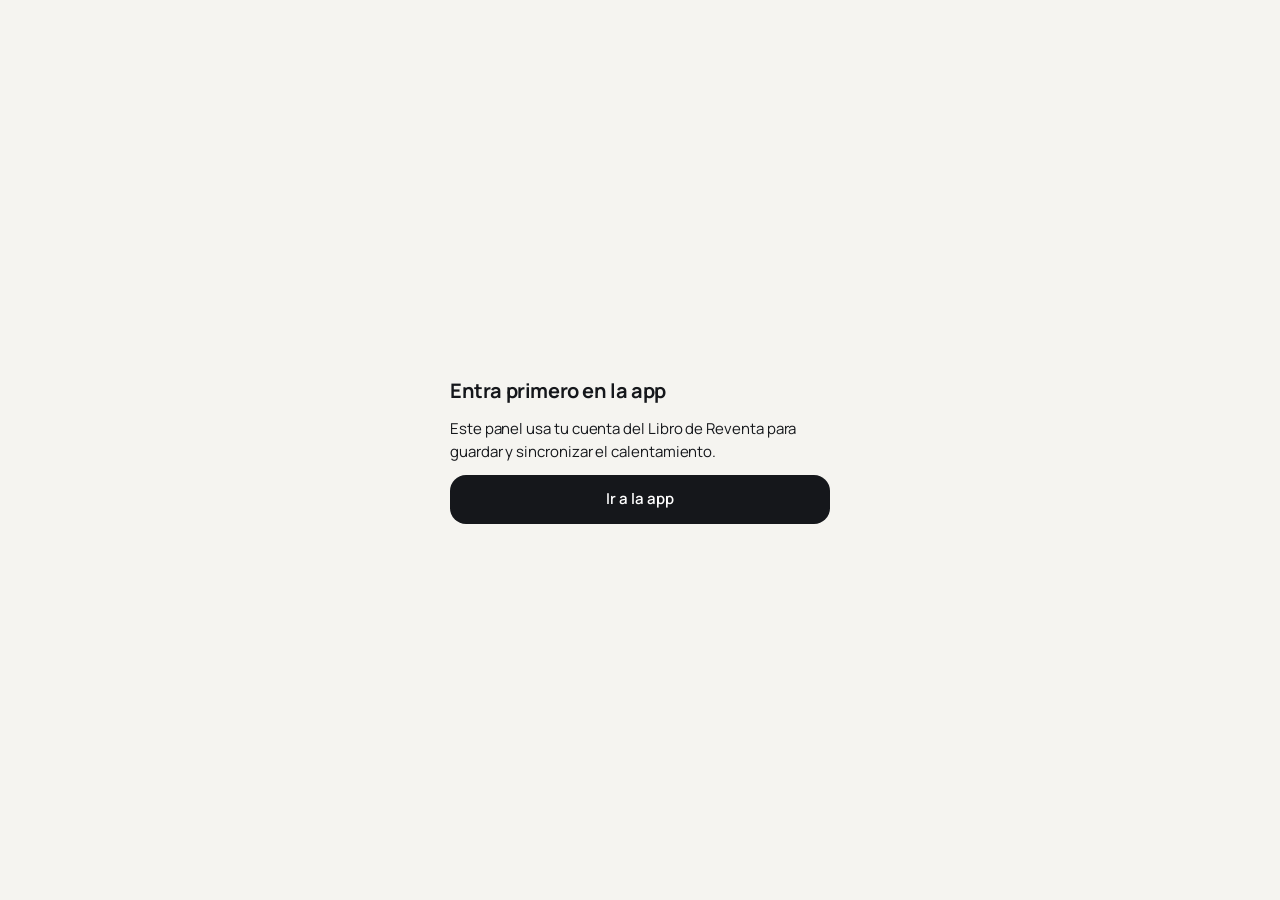
<file: calentador/index.html>
<!doctype html>
<html lang="es">
<head>
<script>(function(){var v=null;try{v=localStorage.getItem("look")}catch(e){}var l=v==="light"||((!v||v==="auto")&&matchMedia("(prefers-color-scheme: light)").matches);document.documentElement.classList.toggle("light",l)})()</script>
<link rel="icon" type="image/png" href="../icons/icon-192.png"><meta name="theme-color" content="#f6f3ec">
<meta charset="utf-8">
<meta name="viewport" content="width=device-width,initial-scale=1,maximum-scale=1,user-scalable=no,viewport-fit=cover"><script>document.addEventListener('gesturestart', e => e.preventDefault(), { passive: false }); document.addEventListener('dblclick', e => e.preventDefault(), { passive: false });</script><script>/* estilo cristal: el diseño de la app */try{if(localStorage.getItem('estilo')!=='clasico'){document.documentElement.classList.add('cristal');document.write('<link rel="stylesheet" href="https://fonts.googleapis.com/css2?family=Manrope:wght@500;600;700;800&display=swap"><link rel="stylesheet" href="estilo-cristal.css">')}}catch(e){}</script>
<title>Calentar cuenta · Libro de Reventa</title>
<link rel="preconnect" href="https://fonts.googleapis.com">
<link rel="preconnect" href="https://fonts.gstatic.com" crossorigin>
<link href="https://fonts.googleapis.com/css2?family=Inter:wght@400;500;600;700&display=swap" rel="stylesheet">
<style>
  :root {
    color-scheme:light;
    --bg:#f6f3ec; --card:#ffffff; --s1:#ffffff; --s2:#f1eee6; --card2:#f1eee6;
    --ink:#0f2c36; --mut:#5f7580; --line:#e6e1d6;
    --teal:#09b1ba; --teal2:#00838d; --navy:#0f2c36;
    --coral:#ff6f59; --sun:#ffc83d; --lav:#b9a8ff; --sky:#7cc8ff;
    --acc:#09b1ba; --acc2:#00838d; --accbg:#dff5f4; --accglow:transparent;
    --ok:#1fa971; --warn:#e8590c; --warnbg:#fff0d6; --bad:#e03e3e; --badbg:#ffe3e3;
    --font:"Plus Jakarta Sans","Helvetica Neue",Helvetica,Arial,sans-serif;
    --sh:0 10px 30px -12px rgba(15,44,54,.18);
  }
  * { box-sizing:border-box; }
  html, body { background:var(--bg); }
  body { margin:0; color:var(--ink); font:14px/1.55 var(--font); -webkit-font-smoothing:antialiased; }
  button, input, select { font-family:var(--font); }
  .wrap { max-width:1200px; margin:0 auto; padding:0 24px; }
  a { color:var(--teal2); font-weight:600; }

  /* cabecera */
  .top { display:flex; align-items:center; justify-content:space-between; gap:16px; padding:20px 0 16px; flex-wrap:wrap; }
  h1 { margin:0; font-size:19px; font-weight:800; letter-spacing:-.03em; display:flex; align-items:center; gap:10px; }
  h1::before { content:""; width:26px; height:26px; border-radius:9px; background:conic-gradient(from 200deg,var(--teal),var(--sky),var(--sun),var(--coral),var(--teal)); }
  #nav { display:flex; gap:4px; padding:5px; background:#fff; border-radius:99px; box-shadow:var(--sh); }
  #nav button { border:0; background:none; color:var(--mut); font-weight:700; font-size:13px; padding:9px 20px; border-radius:99px; cursor:pointer; transition:.15s; }
  #nav button:hover { color:var(--ink); }
  #nav button.on { background:var(--navy); color:#fff; }
  .pill { background:#fff; color:var(--ink); font-weight:700; font-size:12.5px; padding:8px 16px; border-radius:99px; box-shadow:var(--sh); }
  main.wrap { padding-bottom:70px; }
  .view { display:none; } .view.on { display:block; }

  /* banner principal */
  .banner { position:relative; overflow:hidden; display:grid; grid-template-columns:1fr auto; gap:28px; align-items:center; padding:30px 34px; margin-bottom:16px; border-radius:32px; color:#fff;
    background:linear-gradient(120deg,#09b1ba 0%,#0a8f9a 55%,#0f5f73 100%); box-shadow:0 24px 50px -24px rgba(9,177,186,.7); }
  .banner::before { content:""; position:absolute; width:340px; height:340px; border-radius:50%; right:-90px; top:-140px; background:rgba(255,200,61,.95); }
  .banner::after { content:""; position:absolute; width:210px; height:210px; border-radius:50%; right:150px; bottom:-120px; background:rgba(255,111,89,.9); }
  .banner > * { position:relative; z-index:1; }
  @media (max-width:820px) { .banner { grid-template-columns:1fr; padding:24px; } }
  .eyebrow { font-size:12.5px; font-weight:700; opacity:.9; letter-spacing:.02em; }
  .big { font-size:96px; line-height:.95; font-weight:800; letter-spacing:-.06em; margin:6px 0 4px; }
  .big small { font-size:30px; font-weight:700; opacity:.75; letter-spacing:-.02em; margin-left:6px; }
  .bt { font-size:22px; font-weight:700; letter-spacing:-.02em; max-width:520px; }
  .chips2 { display:flex; gap:8px; flex-wrap:wrap; margin:14px 0 16px; }
  .chip2 { background:rgba(255,255,255,.2); backdrop-filter:blur(4px); padding:5px 13px; border-radius:99px; font-size:12.5px; font-weight:700; }
  .banner .bar { background:rgba(255,255,255,.25); height:9px; border-radius:99px; max-width:520px; }
  .banner .bar i { background:#fff; border-radius:99px; }
  .br { background:#fff; color:var(--ink); border-radius:26px; padding:20px 24px; display:flex; align-items:center; gap:18px; box-shadow:0 18px 40px -18px rgba(15,44,54,.55); }
  .br svg { width:104px; height:104px; }
  .br .st { display:grid; gap:8px; max-width:150px; } .br .st b { font-size:13px; }
  .badge { display:inline-block; padding:5px 12px; border-radius:99px; font-size:12px; font-weight:700; background:var(--warnbg); color:var(--warn); }
  .badge.ok { background:#d8f5e7; color:var(--ok); }
  @media (max-width:820px) { .big { font-size:72px; } .br { justify-self:start; }
    .banner::before { width:150px; height:150px; right:-50px; top:-60px; } .banner::after { width:130px; height:130px; right:-30px; bottom:-60px; } }

  /* resumen en bloques de color */
  .kpis { display:grid; grid-template-columns:repeat(7,minmax(0,1fr)); gap:12px; margin-bottom:16px; }
  @media (max-width:1000px) { .kpis { grid-template-columns:repeat(4,minmax(0,1fr)); } }
  @media (max-width:520px) { .kpis { grid-template-columns:repeat(2,minmax(0,1fr)); } }
  .kpi { border-radius:22px; padding:14px 16px; transition:transform .15s; }
  .kpi:hover { transform:translateY(-3px); }
  .kpi:nth-child(1) { background:#cdeeed; } .kpi:nth-child(2) { background:#ffe9a8; } .kpi:nth-child(3) { background:#d7f0dd; }
  .kpi:nth-child(4) { background:#e4dcff; } .kpi:nth-child(5) { background:#ffd9d1; } .kpi:nth-child(6) { background:#d4eaff; } .kpi:nth-child(7) { background:#ffe3c2; }
  .kpi .k { font-size:12px; font-weight:700; color:rgba(15,44,54,.62); }
  .kpi .v { font-size:26px; font-weight:800; letter-spacing:-.04em; margin-top:2px; color:var(--navy); }

  /* tarjetas */
  .card { background:#fff; border-radius:26px; padding:22px; margin-bottom:16px; box-shadow:var(--sh); }
  h2 { margin:0 0 14px; font-size:16px; font-weight:800; letter-spacing:-.02em; color:var(--ink); }
  h2[style*="font-size"] { font-weight:800; letter-spacing:-.03em; }
  .hint { color:var(--mut); font-size:12.5px; }
  .row { display:flex; gap:12px; align-items:center; flex-wrap:wrap; }
  .main2 { display:grid; gap:16px; grid-template-columns:minmax(0,1.2fr) minmax(0,1fr); align-items:start; }
  @media (max-width:900px) { .main2 { grid-template-columns:1fr; } }
  .main2 > div > .card:last-child { margin-bottom:0; }
  .side { display:grid; gap:16px; } .side > * { min-width:0; } .side .card { margin:0; }

  /* botones */
  button.btn { border:0; background:var(--navy); color:#fff; font-weight:700; font-size:13.5px; padding:12px 22px; border-radius:99px; cursor:pointer; transition:transform .12s, box-shadow .12s; }
  button.btn:hover { transform:translateY(-2px); box-shadow:0 10px 20px -10px rgba(15,44,54,.6); }
  button.btn:active { transform:scale(.97); }
  button.btn.ghost { background:#f1eee6; color:var(--ink); }
  button.btn.sm { padding:7px 14px; font-size:12.5px; }
  .bar { height:8px; background:#ece8dd; border-radius:99px; overflow:hidden; }
  .bar i { display:block; height:100%; border-radius:99px; background:linear-gradient(90deg,var(--teal),var(--sky)); transition:width .5s; }

  /* roadmap */
  .rm { padding:18px 20px 20px; }
  .rmh { display:flex; justify-content:space-between; align-items:center; gap:10px; margin-bottom:14px; flex-wrap:wrap; }
  .rmh b { font-size:16px; font-weight:800; letter-spacing:-.02em; }
  .rm > .bar { display:none; }
  .stp { display:grid; gap:10px; grid-template-columns:repeat(7,minmax(0,1fr)); }
  @media (max-width:900px) { .stp { grid-template-columns:repeat(2,minmax(0,1fr)); } }
  .s { display:flex; flex-direction:column; align-items:flex-start; gap:10px; padding:14px; border-radius:20px; background:#f4f1ea; position:relative; overflow:hidden; transition:transform .15s; }
  .s:hover { transform:translateY(-3px); }
  .s .dot { width:32px; height:32px; border-radius:50%; display:grid; place-items:center; font-weight:800; font-size:13px; background:#fff; color:var(--mut); }
  .s .nm { font-size:13px; font-weight:800; line-height:1.2; letter-spacing:-.01em; min-height:32px; }
  .s .rg { font-size:11.5px; color:var(--mut); font-weight:600; margin-top:2px; }
  .s .bar { position:absolute; left:0; right:0; bottom:0; height:5px; border-radius:0; background:rgba(15,44,54,.07); }
  .s.done { background:#cdeeed; } .s.done .dot { background:var(--teal); color:#fff; }
  .s.cur { background:var(--navy); color:#fff; } .s.cur .dot { background:var(--sun); color:var(--navy); } .s.cur .rg { color:rgba(255,255,255,.7); } .s.cur .bar { background:rgba(255,255,255,.2); }
  .s.gate { background:#ffe9a8; } .s.gate .dot { background:#fff; color:var(--warn); }
  .s.gate.ok { background:#d7f0dd; } .s.gate.ok .dot { background:var(--ok); color:#fff; }

  /* hoy / chat */
  .today { padding:24px; }
  .today .th { display:flex; justify-content:space-between; align-items:flex-start; gap:12px; }
  .today .hint { font-weight:700; letter-spacing:.04em; font-size:12px; }
  .chat { display:flex; flex-direction:column; gap:10px; }
  .msg { display:flex; gap:10px; align-items:flex-start; }
  .av { width:30px; height:30px; flex:none; border-radius:50%; background:linear-gradient(135deg,var(--teal),var(--sky)); }
  .msg:not(:first-child) .av { visibility:hidden; }
  .bub { background:#e9f7f7; border-radius:6px 20px 20px 20px; padding:12px 16px; min-width:0; max-width:100%; line-height:1.55; }
  .bub.warn { background:#fff0d6; color:#a14a08; font-weight:600; }
  .bub.ok { background:#d8f5e7; color:#13794f; font-weight:700; }
  .steps { list-style:none; margin:0; padding:0; }
  .bub .steps { margin-top:10px; }
  .steps li { display:flex; gap:12px; align-items:flex-start; padding:11px 13px; border-radius:16px; margin-bottom:7px; cursor:pointer; background:#fff; transition:transform .12s, box-shadow .12s; }
  .steps li:hover { transform:translateX(3px); box-shadow:0 6px 14px -8px rgba(15,44,54,.35); }
  .steps li:last-child { margin-bottom:0; }
  .steps li.done { background:rgba(255,255,255,.6); } .steps li.done .tx { color:var(--mut); text-decoration:line-through; }
  .chk { width:22px; height:22px; flex:none; border-radius:50%; border:2px solid #b7c7ca; display:grid; place-items:center; font-size:12px; color:transparent; margin-top:0; }
  .done .chk { background:var(--teal); border-color:var(--teal); color:#fff; }
  .dont { background:none; padding:0; margin:0; font-size:13px; }

  /* indice */
  .tr .trh { display:flex; gap:18px; align-items:center; }
  .tr .trh svg { width:96px; height:96px; flex:none; }
  .tr .trc { flex:1; min-width:0; }
  .ready { padding:0; border:0; background:none; font-size:13px; }
  .ready b { display:block; margin-bottom:6px; font-size:14px; font-weight:800; color:var(--warn); }
  .ready.ok b { color:var(--ok); }
  .ready .hint { line-height:1.7; }
  details summary { cursor:pointer; font-weight:700; color:var(--teal2); font-size:13px; margin-top:12px; }
  .brk { display:grid; grid-template-columns:1fr auto; gap:5px 14px; margin-top:12px; font-size:12.5px; }
  .brk .bar { grid-column:1 / -1; margin-bottom:6px; height:6px; }

  /* calendario */
  .cal { display:grid; grid-template-columns:repeat(auto-fill,minmax(38px,1fr)); gap:7px; }
  .tile { border-radius:13px; padding:9px 0; text-align:center; cursor:pointer; background:#f4f1ea; color:var(--mut); font-weight:700; transition:transform .12s; }
  .tile:hover { transform:translateY(-2px); }
  .tile b { font-size:13px; font-weight:800; }
  .tile.done { background:var(--teal); color:#fff; }
  .tile.miss { background:#ffd9d1; color:#c2391f; }
  .tile.cur { background:var(--navy); color:#fff; box-shadow:0 0 0 3px #fff, 0 0 0 5px var(--sun); }
  .tile.sel { outline:2px solid var(--ink); outline-offset:1px; }
  .legend { display:flex; gap:12px; font-size:11.5px; color:var(--mut); font-weight:600; }
  .lg { display:inline-block; width:10px; height:10px; border-radius:50%; margin-right:5px; vertical-align:-1px; }
  .dd { margin-top:14px; padding:14px; border-radius:18px; background:#f4f1ea; font-size:13px; }
  .dd ol.mini { margin:6px 0 6px 16px; padding:0; } ol.mini li { margin:3px 0; }

  /* tablas y formularios */
  table { width:100%; border-collapse:collapse; font-size:13px; }
  th, td { text-align:left; padding:11px 10px; border-bottom:1px solid var(--line); white-space:nowrap; }
  th { color:var(--mut); font-size:12px; font-weight:700; }
  tr:last-child td { border-bottom:0; }
  .scroll { overflow-x:auto; }
  .tag { padding:3px 11px; border-radius:99px; font-size:12px; font-weight:700; background:#d8f5e7; color:var(--ok); }
  .tag.revision { background:#fff0d6; color:var(--warn); } .tag.rechazado { background:#ffe3e3; color:var(--bad); }
  .empty { color:var(--mut); padding:12px 0; }
  input, select { background:#f6f3ec !important; color:var(--ink) !important; border:2px solid transparent !important; border-radius:14px !important; padding:10px 12px !important; }
  input:focus, select:focus { outline:0; border-color:var(--teal) !important; background:#fff !important; }
  label.hint { font-weight:700; }

  /* ===== versión viva, más moderna ===== */
  :root { --r:22px; --sh:0 1px 2px rgba(15,44,54,.04), 0 14px 34px -18px rgba(15,44,54,.22); }
  body { letter-spacing:-.01em; }
  .wrap { max-width:1220px; }
  h1::before { border-radius:8px; width:24px; height:24px; background:linear-gradient(135deg,var(--teal),var(--sky)); box-shadow:0 6px 14px -4px rgba(9,177,186,.6); }
  #nav { padding:4px; border-radius:14px; background:#fff; box-shadow:var(--sh); }
  #nav button { border-radius:10px; padding:8px 18px; font-weight:650; }
  #nav button.on { background:var(--navy); }
  .pill { border-radius:12px; box-shadow:var(--sh); padding:8px 14px; }

  /* banner: aurora suave en vez de círculos duros */
  .banner { border-radius:28px; padding:34px 38px; background:linear-gradient(125deg,#0a3f4a 0%,#0b6a75 50%,#09b1ba 120%); box-shadow:0 30px 60px -30px rgba(9,100,112,.65); }
  .banner::before { width:420px; height:420px; right:-110px; top:-170px; background:radial-gradient(circle,rgba(255,200,61,.85),rgba(255,200,61,0) 65%); filter:blur(8px); border-radius:50%; }
  .banner::after { width:380px; height:300px; right:130px; bottom:-170px; background:radial-gradient(circle,rgba(255,111,89,.8),rgba(255,111,89,0) 65%); filter:blur(8px); border-radius:50%; }
  .eyebrow { text-transform:uppercase; letter-spacing:.1em; font-size:11.5px; opacity:.85; }
  .big { font-size:104px; font-weight:800; letter-spacing:-.07em; }
  .big small { font-size:28px; font-weight:600; opacity:.6; }
  .bt { font-size:21px; font-weight:700; }
  .chip2 { background:rgba(255,255,255,.14); border:1px solid rgba(255,255,255,.28); backdrop-filter:blur(10px); border-radius:10px; font-weight:650; }
  .banner .bar { height:6px; }
  .br { border-radius:20px; padding:18px 22px; background:rgba(255,255,255,.96); backdrop-filter:blur(14px); }
  .badge { border-radius:8px; }
  @media (max-width:820px) { .big { font-size:76px; } .banner { padding:24px; }
    .banner::before { width:240px; height:240px; right:-80px; top:-100px; } .banner::after { width:220px; height:180px; right:-40px; bottom:-90px; } }

  /* resumen */
  .kpis { grid-template-columns:repeat(4,minmax(0,1fr)); }
  @media (max-width:640px) { .kpis { grid-template-columns:repeat(2,minmax(0,1fr)); } }
  .kpi { border-radius:20px; padding:18px 20px; }
  .kpi:nth-child(1) { background:#cfeff0; } .kpi:nth-child(2) { background:#ffeab0; } .kpi:nth-child(3) { background:#e5deff; } .kpi:nth-child(4) { background:#ffdcd3; }
  .kpi .k { font-size:12.5px; font-weight:650; }
  .kpi .v { font-size:30px; letter-spacing:-.05em; }

  /* tarjetas */
  .card { border-radius:var(--r); padding:22px; box-shadow:var(--sh); }
  h2 { font-weight:750; letter-spacing:-.025em; }
  button.btn { border-radius:12px; padding:11px 20px; font-weight:700; }
  button.btn.ghost { background:var(--s2); }
  .bar { height:6px; }

  /* roadmap */
  .s { border-radius:16px; padding:14px 14px 16px; }
  .s .dot { border-radius:10px; width:30px; height:30px; }
  .s .nm { font-weight:750; }
  .s.cur { box-shadow:0 14px 26px -14px rgba(15,44,54,.6); }

  /* hoy */
  .av { width:28px; height:28px; border-radius:9px; background:linear-gradient(135deg,var(--teal),var(--sky)); }
  .bub { border-radius:6px 16px 16px 16px; }
  .steps li { border-radius:14px; }
  .chk { width:20px; height:20px; border-radius:7px; }

  /* calendario */
  .tile { border-radius:11px; }
  .tile.cur { box-shadow:0 0 0 2px #fff, 0 0 0 4px var(--sun); }
  .dd { border-radius:16px; }
  input, select { border-radius:12px !important; }

  /* ===== articulos y roadmap en camino ===== */
  .forms3 { display:grid; gap:16px; grid-template-columns:repeat(3,minmax(0,1fr)); align-items:start; }
  @media (max-width:1000px) { .forms3 { grid-template-columns:1fr; } }
  .forms3 .card { margin-bottom:16px; }
  .stars { color:#f5a524; letter-spacing:2px; }
  .suma { display:inline-block; margin-top:6px; padding:3px 10px; border-radius:8px; background:#fff; font-size:12px; font-weight:650; color:var(--teal2); }
  label.proof { display:flex; gap:10px; align-items:flex-start; margin-top:12px; padding:10px 12px; border-radius:12px; background:var(--s2); font-size:12.5px; font-weight:600; cursor:pointer; }
  label.proof input { width:auto !important; margin-top:2px; accent-color:var(--teal); }
  .rt { display:flex; gap:12px; align-items:baseline; padding:9px 0; border-bottom:1px solid var(--line); }
  .rt:last-child { border-bottom:0; }
  .stp { display:block; }
  .rm { padding-bottom:12px; }
  svg.road { display:block; width:100%; height:auto; overflow:visible; }
  svg.road .rl { font:700 12.5px var(--font); fill:#0f2c36; paint-order:stroke; stroke:#fff; stroke-width:4px; stroke-linejoin:round; }
  svg.road .rs { font:600 10.5px var(--font); fill:#5f7580; paint-order:stroke; stroke:#fff; stroke-width:3px; }
  svg.road .rn { font:800 13px var(--font); }
  svg.road .rb { font:800 11.5px var(--font); fill:#fff; }
  .pulse { transform-box:fill-box; transform-origin:center; animation:rp 1.9s ease-out infinite; }
  @keyframes rp { 0% { transform:scale(1); opacity:.75; } 100% { transform:scale(2.8); opacity:0; } }
  .pin { animation:pb 1.3s ease-in-out infinite; }
  @keyframes pb { 0%,100% { transform:translateY(0); } 50% { transform:translateY(-5px); } }

  /* navegación que no se sale en móvil */
  .top { row-gap:10px; }
  #nav { max-width:100%; overflow-x:auto; scrollbar-width:none; }
  #nav::-webkit-scrollbar { display:none; }
  #nav button { white-space:nowrap; flex:none; }
  @media (max-width:560px) { #nav { width:100%; justify-content:space-between; } #nav button { padding:8px 10px; font-size:12.5px; } }

  /* ===== incidencias ===== */
  #incChat { max-height:520px; overflow-y:auto; padding-right:4px; margin-bottom:14px; }
  .msg.me { flex-direction:row-reverse; }
  .msg.me .bub { background:var(--navy); color:#fff; border-radius:16px 6px 16px 16px; max-width:85%; white-space:pre-wrap; }
  #incChat .msg .av { visibility:visible; }
  #incChat .bub { font-size:13.5px; }
  .inote { margin-top:8px; padding:8px 10px; border-radius:10px; background:#fff0d6; color:#8a540a; font-size:12.5px; font-weight:550; }
  .ihd { margin-top:10px; font-weight:750; font-size:12px; letter-spacing:.04em; text-transform:uppercase; color:var(--teal2); }
  ul.mini { margin:4px 0 0 18px; padding:0; } ul.mini li { margin:3px 0; }
  .incform textarea { width:100%; min-height:92px; padding:12px; border-radius:14px; border:1px solid var(--line); background:#fff; color:var(--ink); font:inherit; resize:vertical; }
  .incform textarea:focus { outline:0; border-color:var(--teal); box-shadow:0 0 0 3px rgba(10,165,174,.14); }
  #incTypes { display:flex; flex-wrap:wrap; gap:6px; margin-bottom:10px; }
  .tchip { border:1px solid var(--line); background:#fff; color:var(--ink); font:inherit; font-weight:600; font-size:12.5px; padding:6px 12px; border-radius:10px; cursor:pointer; }
  .tchip:hover { background:var(--s2); }
  .tchip.on { background:var(--navy); color:#fff; border-color:var(--navy); }
  .ibig { font-size:28px; font-weight:800; letter-spacing:-.04em; }
  .irow { display:flex; justify-content:space-between; align-items:center; gap:10px; padding:10px 0; border-bottom:1px solid var(--line); flex-wrap:wrap; }
  .irow:last-child { border-bottom:0; }
  #nav .nbadge { display:inline-block; min-width:18px; padding:0 5px; margin-left:6px; border-radius:99px; background:var(--coral); color:#fff; font-size:11px; font-weight:800; line-height:18px; }

  /* ===== Estética Libro de Reventa: grafito, dorado, Inter, tarjetas redondeadas. Oscuro y claro como la app ===== */
  html:root { color-scheme:dark; --bg:#0D0E11; --card:#16181D; --s1:#16181D; --s2:#1F2229; --card2:#1F2229; --ink:#F2F1ED; --mut:#9C9B94; --ink3:#5D5F66; --line:rgba(255,255,255,.08); --bd2:rgba(255,255,255,.15);
    --acc:#D4B06A; --acc2:#D4B06A; --teal:#D4B06A; --teal2:#D4B06A; --accbg:rgba(212,176,106,.16); --on-acc:#15171B; --btn:#F2F1ED; --btn-ink:#15171B; --navy:#F2F1ED; --pill:#22252C;
    --ok:#5FCB8E; --warn:#E3AE4C; --warnbg:rgba(227,174,76,.16); --bad:#F0706A; --badbg:rgba(240,112,106,.16); --coral:#F0706A; --sun:#D4B06A; --sky:#D4B06A;
    --hero-a:#1E2128; --hero-b:#3A3F4B; --shc:rgba(0,0,0,.6); --sh:0 10px 30px -16px rgba(0,0,0,.6); --font:"Inter","Helvetica Neue",Helvetica,Arial,sans-serif; }
  html.light:root { color-scheme:light; --bg:#F5F4F0; --card:#FFFFFF; --s1:#FFFFFF; --s2:#ECEAE3; --card2:#ECEAE3; --ink:#15171B; --mut:#6B6B66; --ink3:#A9A79D; --line:rgba(20,20,30,.08); --bd2:rgba(20,20,30,.14);
    --acc:#B8913F; --acc2:#B8913F; --teal:#B8913F; --teal2:#B8913F; --accbg:rgba(184,145,63,.14); --on-acc:#FFFFFF; --btn:#15171B; --btn-ink:#FFFFFF; --navy:#15171B; --pill:#E9E6DD;
    --ok:#12A150; --warn:#D98A00; --warnbg:rgba(217,138,0,.14); --bad:#E5484D; --badbg:rgba(229,72,77,.12); --coral:#E5484D; --sun:#B8913F; --sky:#B8913F;
    --hero-a:#121418; --hero-b:#2D3139; --shc:rgba(20,22,26,.5); --sh:0 10px 30px -16px rgba(30,30,50,.25), 0 1px 2px rgba(0,0,0,.04); }
  html body { background:var(--bg); color:var(--ink); font-size:14.5px; letter-spacing:-.005em; transition:background .3s; }
  html body h1::before { background:url(../icons/icon-192.png) center/cover; box-shadow:none; border-radius:8px; width:26px; height:26px; }
  html body h1 { font-weight:700; letter-spacing:-.035em; }
  html body h2, html body .rmh b { font-weight:700; }
  html body a { color:var(--acc); }
  html body #nav { background:var(--pill); box-shadow:none; border-radius:14px; padding:4px; }
  html body #nav button { color:var(--mut); border-radius:11px; font-weight:600; }
  html body #nav button:hover { color:var(--ink); }
  html body #nav button.on { background:var(--card); color:var(--ink); box-shadow:0 3px 8px rgba(0,0,0,.14); }
  html body #nav .nbadge { background:var(--bad); color:#fff; }
  html body .pill { background:var(--card); color:var(--ink); border:1px solid var(--line); box-shadow:var(--sh); border-radius:12px; font-weight:600; text-decoration:none; }
  html body .banner { background:linear-gradient(135deg,var(--hero-a),var(--hero-b)); border:1px solid rgba(255,255,255,.09); border-radius:28px; box-shadow:0 20px 40px -18px rgba(0,0,0,.6); color:#fff; }
  html body .banner::before { width:380px; height:380px; right:-100px; top:-160px; background:radial-gradient(circle,rgba(212,176,106,.30),rgba(212,176,106,0) 65%); filter:none; }
  html body .banner::after { display:none; }
  html body .eyebrow { color:rgba(255,255,255,.72); opacity:1; }
  html body .big { font-weight:700; }
  html body .chip2 { background:rgba(255,255,255,.1); border:1px solid rgba(255,255,255,.2); backdrop-filter:none; color:#fff; font-weight:600; }
  html body .banner .bar { background:rgba(255,255,255,.2); }
  html body .banner .bar i { background:var(--acc); }
  html body .br { background:rgba(255,255,255,.07); border:1px solid rgba(255,255,255,.14); backdrop-filter:none; color:#fff; box-shadow:none; border-radius:20px; }
  html body .br svg text { fill:#fff !important; }
  html body .br svg text:last-child { fill:rgba(255,255,255,.65) !important; }
  html body .br svg circle:first-child { stroke:rgba(255,255,255,.2); }
  html body .badge { background:rgba(255,255,255,.12); color:#fff; border-radius:999px; font-weight:600; }
  html body .badge.ok { background:var(--ok); color:#15171B; }
  html body .kpis .kpi { background:var(--card) !important; border:1px solid var(--line); box-shadow:var(--sh); border-radius:24px; padding:18px 20px; }
  html body .kpi:hover { transform:none; }
  html body .kpi .k { color:var(--mut); font-weight:500; }
  html body .kpi .v { color:var(--ink); font-weight:700; letter-spacing:-.04em; }
  html body .card { background:var(--card); border:1px solid var(--line); border-radius:24px; box-shadow:var(--sh); }
  html body button.btn, html body a.btn { background:var(--btn); color:var(--btn-ink); border:0; border-radius:16px; font-weight:600; padding:12px 20px; text-decoration:none; display:inline-block; }
  html body button.btn:hover { box-shadow:0 10px 22px -10px var(--shc); }
  html body button.btn.ghost, html body a.btn.ghost { background:var(--card2); color:var(--ink); border:1px solid var(--line); }
  html body button.btn.sm { padding:7px 14px; }
  html body .bar { background:var(--card2); }
  html body .bar i { background:var(--acc); }
  html body .s { background:var(--card2); border-radius:16px; }
  html body .s .dot { background:var(--card); color:var(--mut); }
  html body .s.done { background:var(--accbg); } html body .s.done .dot { background:var(--acc); color:var(--on-acc); }
  html body .s.cur { background:linear-gradient(135deg,var(--hero-a),var(--hero-b)); color:#fff; } html body .s.cur .dot { background:var(--acc); color:var(--on-acc); }
  html body .s.gate { background:var(--warnbg); } html body .s.gate .dot { background:var(--card); color:var(--warn); }
  html body .s.gate.ok { background:color-mix(in srgb,var(--ok) 16%,transparent); } html body .s.gate.ok .dot { background:var(--ok); color:#15171B; }
  html body .av { background:var(--acc); border-radius:10px; }
  html body .bub { background:var(--card2); color:var(--ink); }
  html body .bub.warn { background:var(--warnbg); color:var(--warn); }
  html body .bub.ok { background:color-mix(in srgb,var(--ok) 16%,transparent); color:var(--ok); }
  html body .steps li { background:var(--card); border:1px solid var(--line); }
  html body .steps li.done { background:transparent; }
  html body .chk { border-color:var(--ink3); }
  html body .done .chk { background:var(--acc); border-color:var(--acc); color:var(--on-acc); }
  html body .suma { background:var(--card); color:var(--acc); }
  html body details summary { color:var(--acc); }
  html body .tile { background:var(--card2); color:var(--mut); }
  html body .tile.done { background:var(--acc); color:var(--on-acc); }
  html body .tile.miss { background:var(--badbg); color:var(--bad); }
  html body .tile.cur { background:var(--btn); color:var(--btn-ink); box-shadow:0 0 0 2px var(--bg), 0 0 0 4px var(--acc); }
  html body .tile.sel { outline-color:var(--ink); }
  html body .dd { background:var(--card2); }
  html body .tag { background:color-mix(in srgb,var(--ok) 16%,transparent); color:var(--ok); }
  html body .tag.revision { background:var(--warnbg); color:var(--warn); } html body .tag.rechazado { background:var(--badbg); color:var(--bad); }
  html body input, html body select, html body textarea { background:var(--card2) !important; color:var(--ink) !important; border:1px solid var(--line) !important; border-radius:14px !important; }
  html body input:focus, html body select:focus, html body textarea:focus { border-color:var(--acc) !important; background:var(--card) !important; box-shadow:0 0 0 2px var(--accbg); outline:0; }
  html body input[type=checkbox] { accent-color:var(--acc); }
  html body label.proof { background:var(--card2); } html body label.proof input { accent-color:var(--acc); }
  html body .stars { color:var(--acc); }
  html body .msg.me .bub { background:var(--btn); color:var(--btn-ink); }
  html body .inote { background:var(--warnbg); color:var(--warn); }
  html body .ihd { color:var(--acc); }
  html body .tchip { background:var(--card2); color:var(--ink); border:1px solid var(--line); } html body .tchip:hover { background:var(--card); }
  html body .tchip.on { background:var(--btn); color:var(--btn-ink); border-color:var(--btn); }
  html body svg.road .rl { fill:var(--ink); stroke:var(--card); }
  html body svg.road .rs { fill:var(--mut); stroke:var(--card); }
  html body svg.road .rb { fill:var(--btn-ink); }
  html body #slotBar .slb { background:var(--card); border:1px solid var(--line); color:var(--ink); box-shadow:var(--sh); border-radius:18px; }
  html body #slotBar .slb:hover { border-color:var(--bd2); }
  html body h1#title:hover { opacity:.8; }
  html body #slotBar .slb.on { background:linear-gradient(135deg,var(--hero-a),var(--hero-b)); border-color:rgba(255,255,255,.09); color:#fff; }

  /* ruta simple: barra total y una tarjeta por fase */
  html body .rm > .bar { display:none; }
  html body .rdtop { height:8px; margin:0 0 14px; }
  html body .rds { display:grid; grid-template-columns:repeat(6,minmax(0,1fr)); gap:10px; }
  @media (max-width:900px) { html body .rds { grid-template-columns:repeat(2,minmax(0,1fr)); } }
  html body .rd { background:var(--card2); border-radius:18px; padding:14px; display:flex; flex-direction:column; gap:7px; min-width:0; }
  html body .rd .rdh { display:flex; align-items:center; gap:8px; }
  html body .rd .rdh b { font-size:12.5px; font-weight:700; line-height:1.2; min-width:0; overflow-wrap:anywhere; }
  html body .rd .rdn { width:24px; height:24px; border-radius:8px; display:grid; place-items:center; font-size:12px; font-weight:700; background:var(--card); color:var(--mut); flex:none; }
  html body .rd .rdd, html body .rd .rdm { font-size:11.5px; color:var(--mut); font-weight:500; }
  html body .rd .bar { height:5px; background:var(--card); }
  html body .rd.done { background:var(--accbg); } html body .rd.done .rdn { background:var(--acc); color:var(--on-acc); }
  html body .rd.cur { background:linear-gradient(135deg,var(--hero-a),var(--hero-b)); color:#fff; }
  html body .rd.cur .rdn { background:var(--acc); color:var(--on-acc); }
  html body .rd.cur .rdd, html body .rd.cur .rdm { color:rgba(255,255,255,.7); }
  html body .rd.cur .bar { background:rgba(255,255,255,.2); }

  /* historial, comparativa, recordatorio y copias */
  html body .hseg { display:flex; gap:6px; flex-wrap:wrap; }
  html body .hseg .tchip { background:var(--card2); border-color:transparent; color:var(--mut); }
  html body .hseg .tchip.on { background:var(--acc); color:var(--on-acc); }
  html body .hrow { display:flex; align-items:center; gap:12px; padding:11px 0; border-bottom:1px solid var(--line); }
  html body .hrow:last-child { border-bottom:0; }
  html body .hic { width:34px; height:34px; border-radius:12px; display:grid; place-items:center; font-weight:800; font-size:17px; flex:none; background:var(--card2); color:var(--mut); }
  html body .hrow.venta .hic { background:var(--accbg); color:var(--acc); }
  html body .hm { flex:1; min-width:0; }
  html body .hm b { display:block; font-weight:650; white-space:nowrap; overflow:hidden; text-overflow:ellipsis; }
  html body .hm .tag { padding:1px 8px; font-size:11px; }
  html body .hv { font-weight:700; white-space:nowrap; }
  html body .hrow.venta .hv { color:var(--ok); }
  html body .hx { color:var(--mut); text-decoration:none; padding:4px 7px; border-radius:8px; }
  html body .hx:hover { color:var(--bad); background:var(--card2); }
  html body table.cmp th, html body table.cmp td { text-align:left; white-space:nowrap; }
  html body table.cmp .me { background:var(--card2); }
  html body table.cmp td.top { color:var(--acc); font-weight:700; }
  html body .remrow { display:flex; gap:8px; align-items:center; flex-wrap:wrap; }
  html body .remrow input[type=time] { padding:10px 12px; border-radius:14px; border:1px solid var(--line); background:var(--card2); color:var(--ink); font:inherit; }
  html body .bkh { margin:18px 0 4px; font-weight:650; font-size:13.5px; }
  html body .bkrow { display:flex; justify-content:space-between; align-items:center; gap:10px; padding:9px 0; border-bottom:1px solid var(--line); flex-wrap:wrap; }
  html body .bkrow:last-child { border-bottom:0; }

  /* pantalla fija en el móvil: sin zoom, sin rebote y sin moverse de lado */
  html { touch-action: manipulation; -webkit-text-size-adjust: 100%; text-size-adjust: 100%; }
  html, body { overscroll-behavior: none; overflow-x: clip; max-width: 100%; }
  /* margen de arriba: el hueco de la barra de estado del móvil + aire */
  html body { padding-top: env(safe-area-inset-top, 0px); }
  /* el iPhone hace zoom al tocar un campo con letra de menos de 16 px */
  @media (max-width: 899px) { input, select, textarea { font-size: 16px !important; } }

  /* móvil: la página queda clavada; solo se desplaza el contenido por dentro (el body) y sin rebote */
  @media (max-width: 899px) {
    html { height: 100%; overflow: hidden; }
    html body { position: fixed; inset: 0; overflow-x: hidden; overflow-y: auto; -webkit-overflow-scrolling: touch; overscroll-behavior: none; }
  }
</style>
</head>
<body>
<header><div class="wrap">
  <div class="top">
    <h1 id="title">Panel Vinted</h1>
    <nav id="nav"><button data-t="v-panel" class="on">Panel</button><button data-t="v-arts">Artículos</button><button data-t="v-inc">Incidencias<span id="nbadge"></span></button><button data-t="v-his">Historial</button><button data-t="v-cmp">Comparar</button><button data-t="v-reg">Registro</button></nav>
    <span class="pill" id="pill"></span><a class="pill" href="../" id="backApp" style="text-decoration:none">← App</a>
  </div>
</div></header>

<main class="wrap">
  <section id="v-panel" class="view on">
    <div id="hero"></div>
    <div id="sendBox"></div>
    <div class="kpis" id="kpis"></div>
    <div class="card rm"><div class="rmh"><b>Ruta de 31 días</b><span class="hint" id="roadtxt"></span></div>
      <div class="bar"><i id="roadbar"></i></div><div class="stp" id="roadmap"></div></div>
    <div class="main2">
      <div id="today"></div>
      <div class="side">
        <div id="trust"></div>
        <div class="card"><div class="rmh"><b> Calendario</b>
          <span class="legend"><span><i class="lg" style="background:var(--acc)"></i>hecho</span><span><i class="lg" style="background:var(--warn)"></i>pendiente</span><span><i class="lg" style="border:2px solid var(--acc)"></i>hoy</span></span></div>
          <div class="cal" id="cal"></div><div id="dayDetail"></div></div>
      </div>
    </div>
  </section>

  <section id="v-arts" class="view">
    <div class="forms3">
      <div class="card"><h2>Añadir artículo</h2><div id="fList"></div></div>
      <div class="card"><h2>Registrar venta</h2><div id="fSale"></div></div>
      <div class="card"><h2>Añadir valoración</h2><div id="fRat"></div></div>
    </div>
    <div class="card"><h2>Artículos</h2><div class="scroll" id="listings"></div></div>
    <div class="card"><h2>Valoraciones</h2><div id="ratings"></div></div>
  </section>

  <section id="v-inc" class="view">
    <div class="main2">
      <div class="card"><h2>Cuéntame qué te ha pasado</h2>
        <div id="incChat" class="chat"></div>
        <div class="incform"><div id="incTypes"></div>
          <textarea id="incText" placeholder="Por ejemplo: «Me han pedido devolver las zapatillas porque dicen que no son originales» o «Mi anuncio lleva 2 días en revisión»"></textarea>
          <div class="row" style="margin-top:10px"><button class="btn" id="incSend">Enviar</button><span class="hint">Elige el tipo arriba o déjalo y lo detecto yo.</span></div></div></div>
      <div>
        <div class="card"><h2>Efecto en tu índice</h2><div id="incEffect"></div></div>
        <div class="card"><h2>Incidencias anotadas</h2><div id="incList"></div></div>
      </div>
    </div>
  </section>

  <section id="v-his" class="view">
    <div class="kpis" id="hisKpis"></div>
    <div class="main2">
      <div class="card"><div class="rmh"><b>Historial de la cuenta</b><span class="hseg" id="hisSeg"></span></div><div id="hisList"></div></div>
      <div><div class="card"><h2>Apuntar compra</h2><div id="fBuy"></div></div></div>
    </div>
  </section>

  <section id="v-cmp" class="view">
    <div class="card"><h2>Comparativa entre cuentas</h2><p class="hint" style="margin-top:0">Las tres pestañas, una al lado de la otra. El índice es una estimación nuestra, no una puntuación de Vinted.</p><div class="scroll" id="cmpTable"></div></div>
    <div class="card"><h2>Cuentas anteriores</h2><div class="scroll" id="cmpHist"></div></div>
  </section>

  <section id="v-reg" class="view">
    <div class="main2">
      <div class="card"><h2>Actividad diaria</h2><div class="scroll" id="activity"></div></div>
      <div>
        <div class="card"><h2>Recordatorio del día</h2><div id="remBox"></div></div>
        <div class="card"><h2>Copia de seguridad</h2><p class="hint" style="margin-top:0">Todo se guarda en tu cuenta y se sincroniza entre el móvil y el ordenador. Además, cada día se guarda sola una copia de las tres pestañas (se conservan las últimas 14).</p>
          <div class="row"><button class="btn ghost" id="exp">Descargar copia completa</button>
          <button class="btn ghost" id="imp">Restaurar desde archivo</button><input type="file" id="impf" accept=".json" hidden></div>
          <div class="bkh">Copias automáticas</div><div id="bkList"><div class="empty">Cargando…</div></div></div>
      </div>
    </div>
  </section>
</main>

<script src="data.js"></script>
<script src="../config.js"></script>
<script src="../vendor/supabase.js"></script>
<script src="../remind.js"></script>
<script src="warm-sync.js"></script>
<script type="text/plain" id="main-app">
const D = window.DATA;
const $ = id => document.getElementById(id);
const esc = s => String(s ?? "").replace(/[&<>"]/g, c => ({"&":"&amp;","<":"&lt;",">":"&gt;",'"':"&quot;"}[c]));
const eur = n => (n==null||isNaN(n)) ? "–" : Number(n).toFixed(2).replace(".",",")+" €";

// ---- estado local (casillas) ----
const store = {
  get(k, d) { const v = W.data[k]; return (v === undefined || v === null) ? d : JSON.parse(JSON.stringify(v)); },
  set(k, v) { W.data[k] = (v === undefined) ? null : JSON.parse(JSON.stringify(v)); W.save(); }
};
let dayDone = store.get("vp_days", {});
let stepDone = store.get("vp_steps", {});
let selDay = null;

// Datos introducidos en el propio panel (se guardan en este navegador) + los de data.js
D.incidents = store.get("vp_inc", []);
["listings","activity","ratings"].forEach(k => {
  D[k] = (D[k] || []).concat(store.get("vp_"+k, []).map(x => ({ ...x, _loc:true })));
});
const saveLoc = k => store.set("vp_"+k, D[k].filter(x => x._loc).map(({_loc, ...r}) => r));
function addItem(k, item) { D[k].push({ ...item, _loc:true }); saveLoc(k); }
const num = v => (v === "" || v == null) ? 0 : Number(v);

const startDate = () => D.account.createdAt || store.get("vp_start", null);
function daysSince(d) {
  if (!d) return null;
  const a = new Date(d + "T00:00:00"), n = new Date(); n.setHours(0,0,0,0);
  return Math.max(0, Math.round((n - a) / 86400000));
}
const todayIso = () => { const d = new Date(); return d.getFullYear()+"-"+String(d.getMonth()+1).padStart(2,"0")+"-"+String(d.getDate()).padStart(2,"0"); };
const fmtD = s => { if (!s) return ""; const d = new Date(s + "T00:00:00"); return isNaN(d) ? String(s) : d.toLocaleDateString("es-ES", { day:"numeric", month:"short", year: d.getFullYear() !== new Date().getFullYear() ? "numeric" : undefined }); };

// ---- saltar un día: el plan se mueve un día y no cuenta como fallado (la antigüedad de la cuenta sigue sumando) ----
const skips = () => store.get("vp_skip", []);
const skippedToday = () => skips().includes(todayIso());
function planDayOf(start, sk) { const age = daysSince(start); if (age == null) return null; const t = todayIso(); return age + 1 - (sk || []).filter(d => d >= start && d < t).length; }
const planDay = () => planDayOf(startDate(), skips());
// datos de cualquier pestaña con la forma que usa el índice (para comparar cuentas)
const slotView = d => ({ start: d.vp_start || null, days: d.vp_days || {}, L: d.vp_listings || [], A: d.vp_activity || [], R: d.vp_ratings || [], inc: d.vp_inc || [], proof: !!d.vp_proof, buys: d.vp_buys || [], skip: d.vp_skip || [] });

// ---- índice de confianza ----
function trust(V) {
  V = V || { start: startDate(), days: dayDone, L: D.listings, A: D.activity, R: D.ratings, inc: D.incidents || [], proof: store.get("vp_proof", false), buys: store.get("vp_buys", []) };
  const L = V.L, A = V.A, R = V.R;
  const age = daysSince(V.start) || 0;
  const sum = k => A.reduce((a,x)=>a+(+x[k]||0),0);
  // cuentan las compras apuntadas en Historial; si además se marcó el día de compra, no se cuenta dos veces
  const ops = sum("ventas") + Math.max(sum("compras"), V.buys.length) + L.filter(x => x.estado === "vendido").length;
  const avg = R.length ? R.reduce((a,r)=>a+r.estrellas,0)/R.length : 0;
  const prof = D.plan.slice(0,4).filter(p=>V.days[p.d]).length / 4;
  const proof = !!V.proof;
  const parts = [
    ["Perfil completo y verificado (días 1-4)", 15, prof, "Completa los días 1 a 4 del plan."],
    ["Antigüedad (mín. 21 días, ideal 30)", 25, Math.min(age/30,1), "Solo el tiempo: el factor que más pesa y no se acelera."],
    ["Artículos publicados (10)", 10, Math.min(L.length/10,1), "Sube un artículo real al ritmo del plan y apúntalo en Artículos."],
    ["Operaciones reales (6: 5 compras y ventas)", 15, Math.min(ops/6,1), "Haz una compra real que necesites (hasta 5 en el plan) o cierra una venta."],
    ["Valoraciones (7, media ≥4)", 20, Math.min(R.length/7,1) * (avg && avg<4 ? .5 : 1), "Envía en 48 h y pide la valoración con educación tras cada entrega."],
    ["Uso regular (12 días completados)", 15, Math.min(A.length/12,1), "Marca cada día como completado: se registra solo."]
  ];
  const pts = parts.reduce((a,p)=>a+p[1]*p[2],0);
  const INCS = V.inc || [], hayRev = L.some(x => x.estado === "revision");
  const incOpen = INCS.filter(i => i.estado === "abierta");
  // el aviso de "anuncio en revision" ya penaliza si el articulo esta marcado en revision: no se cuenta dos veces
  const incBase = incOpen.reduce((a, i) => a + ((i.tipo === "revision" && hayRev) ? 0 : (i.penal || 0)), 0);
  const incExtra = INCS.filter(i => daysSince(i.fecha) <= 30).length >= 3 ? 3 : 0;
  const incPen = incBase + incExtra;
  const pen = Math.min(40, sum("avisos")*5 + L.filter(x=>x.estado==="revision").length*3 + L.filter(x=>x.estado==="rechazado").length*5 + incPen);
  const score = Math.max(0, pts - pen);
  const checks = [
    ["Más de 21 días de antigüedad (ideal 30)", age >= 21],
    ["~7 valoraciones con media ≥4", R.length >= 7 && avg >= 4],
    ["~10 artículos publicados", L.length >= 10],
    ["Sin avisos ni rechazos", sum("avisos")===0 && L.filter(x=>x.estado==="rechazado").length===0],
    ["Prueba de compra guardada de cada par", !!proof],
    ["Sin incidencias abiertas", incOpen.length === 0],
    ["Índice de confianza ≥ 4", score/20 >= 4]
  ];
  return { parts, pen, score, checks, ready: checks.every(c=>c[1]), avg, ops, age, proof, incPen, incExtra, incOpen };
}

function ring(score) {
  const r = 52, c = 2*Math.PI*r, off = c*(1-score/100);
  return `<svg width="130" height="130" viewBox="0 0 130 130"><circle cx="65" cy="65" r="${r}" fill="none" stroke="var(--line)" stroke-width="8"/>
    <circle cx="65" cy="65" r="${r}" fill="none" stroke="var(--acc)" stroke-width="8" stroke-linecap="round" stroke-dasharray="${c}" stroke-dashoffset="${off}" transform="rotate(-90 65 65)"/>
    <text x="65" y="64" text-anchor="middle" font-size="28" font-weight="700" fill="var(--ink)">${(score/20).toFixed(1)}</text>
    <text x="65" y="84" text-anchor="middle" font-size="12" fill="var(--mut)">de 5</text></svg>`;
}

// ---- Banner ----
function renderHero() {
  const T = trust(), cur = planDay(), plan = D.plan, nsk = skips().length;
  const done = Object.values(dayDone).filter(Boolean).length;
  const day = cur == null ? null : Math.min(cur, plan.length), p = day ? plan[day-1] : null;
  const ph = day ? PHASES.find(x => day >= x.from && day <= x.to) : null;
  const week = day ? Math.min(Math.floor((day-1)/7)+1, 5) : 0;
  $("hero").innerHTML = `<div class="banner"><div>
      <div class="eyebrow">${day ? esc(ph ? ph.name : "Plan completado") : "Calentamiento de cuenta"}</div>
      <div class="big">${day ?? "–"}<small>/${plan.length}</small></div>
      <div class="bt">${p ? (skippedToday() ? "Hoy descansas · mañana: " : "") + esc(p.title) : "Pulsa «He creado la cuenta» para empezar"}</div>
      <div class="chips2"><span class="chip2">${done} días hechos</span>${nsk ? `<span class="chip2">${nsk} saltado${nsk > 1 ? "s" : ""}</span>` : ""}${week ? `<span class="chip2">Semana ${week}</span>` : ""}</div>
      <div class="bar"><i style="width:${done/plan.length*100}%"></i></div></div>
    <div class="br">${ring(T.score)}<div class="st"><b>Índice de confianza</b><span class="badge ${T.ready ? "ok" : ""}">${T.ready ? "Listo para 1 par de Samba" : "Aún no subas las Samba"}</span></div></div></div>`;
}

// ---- Resumen superior ----
function renderKpis() {
  const T = trust(), age = daysSince(startDate());
  const done = Object.values(dayDone).filter(Boolean).length;
  const sold = D.listings.filter(x => x.estado === "vendido");
  const margen = sold.reduce((a,x) => a + (x.precioVenta||0) - (x.coste||0) - (x.comisionEnvio||0), 0);
  const rev = D.listings.filter(x => x.estado === "revision").length;
  $("kpis").innerHTML = [
    ["","Artículos", D.listings.length],
    ["","Valoraciones", D.ratings.length],
    ["","Revisión", rev],
    ["","Margen", eur(margen)]
  ].map(([i,k,v]) => `<div class="kpi"><div><div class="k">${k}</div><div class="v">${v}</div></div></div>`).join("");
}

// ---- Hoy ----
const greeting = () => { const h = new Date().getHours(); return h < 6 ? "Hola." : h < 13 ? "Buenos días." : h < 21 ? "Buenas tardes." : "Buenas noches."; };
function todayText(cur) {
  const p = D.plan[cur-1], sd = stepDone[cur] || [];
  return `DÍA ${cur} DE ${D.plan.length} · ${p.title}\n\n` +
    p.steps.map((s,i) => `${sd[i] ? "[x]" : "[ ]"} ${s}`).join("\n") + `\n\nNo hagas: ${p.dont}`;
}
function renderToday() {
  const s = startDate(), cur = planDay(), plan = D.plan, rest = skippedToday();
  const T = trust();
  let html = "";

  if (cur == null) {
    html += `<div class="card hero"><h2>Aún no has empezado</h2><p class="hint">Cuando hayas creado la cuenta de Vinted, pulsa el botón. Hoy será tu día 1 y el panel contará los días solo.</p><button class="btn" id="start"> He creado la cuenta</button></div>`;
  } else if (cur > plan.length) {
    html += `<div class="card"><h2>Plan completado</h2><p class="hint">Llevas ${cur-1} días. Mira el índice de confianza para ver si ya estás listo para las Samba.</p></div>`;
  } else if (rest) {
    const p = plan[cur-1];
    html += `<div class="card hero today"><div class="hint">HOY DESCANSAS</div><h2 style="font-size:19px;margin:2px 0 8px">Día saltado, el plan sigue igual</h2>
      <p class="hint" style="margin:0">Mañana toca el <b>día ${cur}</b>: ${esc(p.title)}. Los días siguientes se mueven uno y hoy no cuenta como fallado. La antigüedad de la cuenta sigue sumando.</p>
      <div class="row" style="margin-top:12px"><button class="btn ghost" id="unskip">Deshacer, hoy sí lo hago</button></div></div>`;
  } else {
    const p = plan[cur-1], sd = stepDone[cur] || [];
    const missed = plan.filter(x => x.d < cur && !dayDone[x.d]).map(x => x.d);
    const ndone = p.steps.filter((_,i)=>sd[i]).length;
    html += `<div class="card hero today"><div class="th"><div><div class="hint">DÍA ${cur} DE ${plan.length}</div>
        <h2 style="font-size:19px;margin:2px 0 0">${esc(p.title)}</h2></div></div>
      <div class="bar" style="margin:12px 0 12px"><i style="width:${ndone/p.steps.length*100}%"></i></div>
      <div class="chat">
        <div class="msg"><div class="av"></div><div class="bub">${greeting()} Hoy es el <b>día ${cur} de ${plan.length}</b>: <b>${esc(p.title)}</b>.<br><span class="suma">Hoy suma a tu índice: ${esc(p.suma || "uso regular")}</span>
          <div class="hint" style="margin-top:8px">${cur >= 9 ? "Ya con anuncios: haz la tarea en una sola sesión, mejor por la tarde-noche, y echa un vistazo de 1-2 minutos a las notificaciones una o dos veces más durante el día para responder pronto." : "Una sola sesión al día es suficiente. No hace falta entrar más veces ni dar likes para aparentar actividad."}</div></div></div>
        ${missed.length ? `<div class="msg"><div class="av"></div><div class="bub warn"> Te quedan ${missed.length} día${missed.length>1?"s":""} sin completar (${missed.join(", ")}). No pasa nada: haz lo de hoy y sigue a tu ritmo.</div></div>` : ""}
        <div class="msg"><div class="av"></div><div class="bub">Esto es lo que toca hoy (${ndone}/${p.steps.length}):
          <ul class="steps">${p.steps.map((st,i)=>`<li class="${sd[i]?"done":""}" data-s="${i}"><span class="chk">✓</span><span class="tx">${esc(st)}</span></li>`).join("")}</ul></div></div>
        <div class="msg"><div class="av"></div><div class="bub warn"> ${esc(p.dont)}</div></div>
        ${dayDone[cur] ? `<div class="msg"><div class="av"></div><div class="bub ok"> Día completado. ${plan[cur] ? "Mañana: <b>"+esc(plan[cur].title)+"</b>." : "¡Has terminado el plan!"}</div></div>`
          : `<div class="msg"><div class="av"></div><div class="bub">Cuando termines, pulsa <b>Marcar día completado</b> y se registra solo. Tu índice ahora: <b>${(T.score/20).toFixed(1)}/5</b>. ${esc(T.parts.slice().sort((a,b)=>a[2]-b[2])[0][3])}</div></div>`}
      </div>
      <div class="row" style="margin-top:12px;gap:8px">
        <button class="btn" id="fin">${dayDone[cur]?"✔ Día completado":" Marcar día completado"}</button>
        <button class="btn ghost" id="cpy"> Copiar en texto</button>${dayDone[cur] ? "" : `<button class="btn ghost" id="skip">Saltar hoy</button>`}</div>
      ${window.WarmRemind && !WarmRemind.time() ? `<p class="hint" style="margin:12px 0 0"><a href="#" id="remLink" style="color:var(--mut)">Avísame cada día a una hora</a></p>` : ""}</div>`;
  }
  if (cur != null) html += `<p class="hint" style="text-align:center">Alta: ${esc(s)} · <a href="#" id="rst" style="color:var(--mut)">cambiar fecha de alta</a></p>`;
  $("today").innerHTML = html;
  const rs = $("rst"); if (rs) rs.onclick = e => { e.preventDefault();
    const v = prompt("Fecha de alta (AAAA-MM-DD). Déjalo vacío para empezar de cero:", s);
    if (v === null) return;
    if (v && !/^\d{4}-\d{2}-\d{2}$/.test(v)) { alert("Formato no válido"); return; }
    if (!v) { store.set("vp_start", null); store.set("vp_skip", []); } else { store.set("vp_start", v); }
    render(); };
  const st = $("start"); if (st) st.onclick = () => { store.set("vp_start", todayIso()); render(); };
  const sk = $("skip"); if (sk) sk.onclick = () => {
    if (!confirm(`¿Saltar hoy? El día ${cur} pasa a mañana y el resto del plan se mueve un día. No cuenta como fallado.`)) return;
    store.set("vp_skip", skips().concat(todayIso())); render(); };
  const us = $("unskip"); if (us) us.onclick = () => { store.set("vp_skip", skips().filter(d => d !== todayIso())); render(); };
  const rl = $("remLink"); if (rl) rl.onclick = e => { e.preventDefault(); showTab("v-reg"); };
  document.querySelectorAll(".steps li").forEach(li => li.onclick = () => {
    const a = stepDone[cur] || []; a[li.dataset.s] = !a[li.dataset.s]; stepDone[cur] = a; store.set("vp_steps", stepDone); render();
  });
  const f = $("fin"); if (f) f.onclick = () => {
    dayDone[cur] = !dayDone[cur]; store.set("vp_days", dayDone);
    // el registro de actividad del día se crea (o se quita) solo al completar (o desmarcar) el día
    const fecha = todayIso(), p = D.plan[cur-1];
    D.activity = D.activity.filter(x => !(x._loc && x.fecha === fecha));
    if (dayDone[cur]) addItem("activity", { fecha, subidos:/^Subir el artículo/.test(p.title) ? 1 : 0, ventas:0,
      compras:/compra/i.test(p.title) ? 1 : 0, valoraciones:0, avisos:0, notas:"Día "+cur+" · "+p.title });
    else saveLoc("activity");
    render(); };
  const cp = $("cpy"); if (cp) cp.onclick = async () => {
    const txt = todayText(cur);
    try { await navigator.clipboard.writeText(txt); cp.textContent = "✔ Copiado"; }
    catch(e) { prompt("Copia el texto:", txt); }
    setTimeout(() => { if ($("cpy")) $("cpy").textContent = " Copiar en texto"; }, 1600); };
}

// ---- Plan ----
function renderPlan() {
  const cur = planDay();
  $("cal").innerHTML = D.plan.map(p => {
    let c = "tile";
    if (dayDone[p.d]) c += " done"; else if (cur && p.d < cur) c += " miss";
    if (p.d === cur) c += " cur"; if (p.d === (selDay ?? cur)) c += " sel";
    return `<div class="${c}" data-d="${p.d}" title="${esc(p.title)}"><b>${p.d}</b></div>`;
  }).join("");
  document.querySelectorAll(".tile").forEach(t => t.onclick = () => { const n = +t.dataset.d; selDay = (selDay === n) ? null : n; renderPlan(); });
  if (selDay != null && selDay !== cur) {
    const p = D.plan[selDay-1];
    $("dayDetail").innerHTML = `<div class="dd"><div class="hint">DÍA ${selDay}</div><b>${esc(p.title)}</b>
      <ol class="mini">${p.steps.map(s=>`<li>${esc(s)}</li>`).join("")}</ol><div class="hint"> ${esc(p.dont)}</div></div>`;
  } else $("dayDetail").innerHTML = "";
}

// ---- Roadmap ----
const PHASES = [
  { ico:"", name:"Alta de la cuenta", from:1, to:4, mile:"Perfil completo, cobro configurado y verificación hecha" },
  { ico:"", name:"Explorar y preparar", from:5, to:8, mile:"2 artículos fotografiados, descritos y con precio" },
  { ico:"", name:"Primeras publicaciones", from:9, to:15, mile:"3 artículos de casa publicados" },
  { ico:"", name:"Primeras operaciones", from:16, to:21, mile:"Primera compra real y primera valoración" },
  { ico:"", name:"Ritmo y reputación", from:22, to:28, mile:"~9 artículos publicados y valoraciones en camino (~7)" },
  { ico:"", name:"Preparar las zapatillas", from:29, to:31, mile:"Fotos, pruebas de compra y descripción listas" }
];
const SAMBA = `<g transform="translate(0,-1) scale(.98)">
  <ellipse cx="1" cy="15.5" rx="29" ry="3" fill="#0f2c36" opacity=".12"/>
  <path d="M-27 8.2 H26.5 Q30 8.2 30 5 V9.4 Q30 13 26 13 H-24.5 Q-28.5 13 -28.5 9.6 Z" fill="#c98a4b"/>
  <path d="M-27.6 11.4 H29.6" stroke="#a96d33" stroke-width="1.1" opacity=".8"/>
  <path d="M-26 8.6 V-.8 Q-26 -4.2 -22.4 -4.7 L-14.5 -5.2 Q-12.8 -11.4 -8.4 -11.4 L-5.2 -11.4 L-.4 -6.2 Q6 -3.4 14.5 -2.9 Q28 -2.2 29.2 4.3 V8.6 Z" fill="#f8f5ee" stroke="#0f2c36" stroke-width="1.3" stroke-linejoin="round"/>
  <path d="M-26 -.4 V6.6 H-21.6 V-4.4 Q-24 -4 -26 -.4 Z" fill="#14181c"/>
  <path d="M6 -3.6 Q18 -2.8 27.4 -2.4 Q29.2 0 29.2 4.3 V8.6 H14.6 Q17.6 1.6 6 -3.6 Z" fill="#9aa2aa" stroke="#0f2c36" stroke-width="1" stroke-linejoin="round"/>
  <path d="M-8.4 -3.6 L-5.7 -3.6 L-1.2 8.4 L-3.9 8.4 Z M-3.6 -3.1 L-.9 -3.1 L3.6 8.4 L.9 8.4 Z M1.2 -2.6 L3.9 -2.6 L8.4 8.4 L5.7 8.4 Z" fill="#14181c"/>
  <path d="M-10.4 -8.6 L-3.8 -5.6 M-7.4 -10.4 L-1.2 -7.6 M-13 -6.2 L-7 -3.8" stroke="#bfc5ca" stroke-width="1.5" stroke-linecap="round"/>
  <path d="M-26 8.6 H29.2" stroke="#fff" stroke-width="1.6"/>
</g>`;
const RICON = [
  '<circle cx="12" cy="8" r="4"/><path d="M4 21c0-4.4 3.6-7 8-7s8 2.6 8 7z"/>',
  '<path d="M3 8h3.5l1.8-3h7.4l1.8 3H21v11H3z"/><circle cx="12" cy="13.5" r="3.6" fill="#fff"/><circle cx="12" cy="13.5" r="1.6"/>',
  '<path d="M3 12V3.5h8.5L21 13l-8 8z"/><circle cx="8" cy="8" r="1.8" fill="#fff"/>',
  '<path d="M12 2.5l9 4.6v9.8L12 21.5l-9-4.6V7.1z"/><path d="M3.3 7.2L12 11.6l8.7-4.4M12 11.6v9.6" fill="none" stroke="#fff" stroke-width="1.6"/>',
  '<path d="M12 2.8l2.8 5.8 6.3.9-4.6 4.4 1.1 6.3L12 17.2l-5.6 3 1.1-6.3-4.6-4.4 6.3-.9z"/>',
  '<path d="M2 15.5V11c0-1.1.9-1.9 2-1.9h3.8l2-4.2h2.6c.4 2.5 1.8 4 4.2 4.8l2.9 1c1.8.6 2.7 1.8 2.7 3.6v1.2z"/><rect x="2" y="15.5" width="20" height="3.4" rx="1.7" fill="#fff" stroke="currentColor" stroke-width="1.3"/>'
];

function renderRoad() {
  const cur = planDay();
  const total = D.plan.length, done = Object.values(dayDone).filter(Boolean).length;
  const day = cur ? Math.min(cur, total) : null;
  $("roadtxt").textContent = `${done} de ${total} días hechos` + (cur ? ` · hoy es el día ${day}` : " · aún sin empezar");
  const fases = PHASES.map((ph, i) => {
    const ds = D.plan.filter(p => p.d >= ph.from && p.d <= ph.to), nd = ds.filter(p => dayDone[p.d]).length;
    const ok = nd === ds.length, here = day && day >= ph.from && day <= ph.to;
    return `<div class="rd${ok ? " done" : here ? " cur" : ""}"><div class="rdh"><span class="rdn">${ok ? "✓" : i + 1}</span><b>${esc(ph.name)}</b></div>
      <div class="rdd">Días ${ph.from}–${ph.to}</div><div class="bar"><i style="width:${nd / ds.length * 100}%"></i></div><div class="rdm">${nd} de ${ds.length} hechos</div></div>`;
  }).join("");
  $("roadmap").innerHTML = `<div class="bar rdtop"><i style="width:${done / total * 100}%"></i></div><div class="rds">${fases}</div>`;
}

// ---- Cuenta ----
function renderTrust() {
  const T = trust();
  const open = $("trust").querySelector("details")?.open;
  $("trust").innerHTML = `<div class="card tr"><div class="trh">${ring(T.score)}
    <div class="trc"><h2 style="margin-bottom:6px">Índice de confianza</h2>
      <div class="ready ${T.ready?"ok":"no"}"><b>${T.ready?" Listo: 1 par de Samba de prueba":" Aún no subas las Samba"}</b>
      ${T.checks.map(c=>`<div class="hint">${c[1]?"✔":"○"} ${c[0]}</div>`).join("")}</div></div></div>
    ${T.incOpen.length ? `<div class="mini-alert" style="margin-top:12px">Incidencias abiertas: ${T.incOpen.length} (−${T.incPen} puntos). Resuélvelas en la pestaña Incidencias.</div>` : ""}
    <label class="proof"><input type="checkbox" id="proofcb" ${T.proof ? "checked" : ""}> Tengo la prueba de compra de cada par (factura, email o captura del pedido)</label>
    <div class="hint" style="margin-top:10px"><b style="color:var(--ink)">Siguiente paso:</b> ${T.parts.every(p => p[2] >= 1) ? (T.ready ? "Todo al máximo: ya puedes subir 1 par de prueba." : "Todo al máximo: solo falta cumplir los criterios de la lista.") : esc(T.parts.slice().sort((a,b)=>a[2]-b[2])[0][3])}</div>
    <details ${open?"open":""}><summary>Ver desglose · ${Math.round(T.score)}/100${T.pen?` · −${T.pen}`:""}</summary>
      <div class="brk">${T.parts.map(p=>`<span>${p[0]}</span><span class="hint">${Math.round(p[1]*p[2])}/${p[1]}</span><div class="bar"><i style="width:${p[2]*100}%"></i></div>`).join("")}</div>
      <div class="hint" style="margin-top:6px">Estimación mía, no una puntuación de Vinted.</div></details></div>`;
  const pc = $("proofcb"); if (pc) pc.onchange = () => { store.set("vp_proof", pc.checked); render(); };
}

// ---- Tablas ----
function renderTables() {
  const L = D.listings;
  $("listings").innerHTML = L.length ? `<table><tr><th>Fecha</th><th>Artículo</th><th>Modelo/talla</th><th>Coste</th><th>Precio</th><th>Estado</th><th>Prueba</th><th>Venta</th><th>Margen</th><th>Notas</th><th></th></tr>` +
    L.map((x,i)=>{ const m = x.estado==="vendido" ? (x.precioVenta||0)-(x.coste||0)-(x.comisionEnvio||0) : null;
      const est = x._loc ? `<select onchange="setEstado(${i},this.value)" style="background:var(--bg);color:var(--ink);border:1px solid var(--line);border-radius:8px;padding:3px">${["activo","revision","vendido","rechazado"].map(o=>`<option ${o===x.estado?"selected":""}>${o}</option>`).join("")}</select>`
        : `<span class="tag ${esc(x.estado)}">${esc(x.estado)}</span>`;
      return `<tr><td>${esc(x.fecha)}</td><td>${esc(x.articulo)}</td><td>${esc(x.modelo)}</td><td>${eur(x.coste)}</td><td>${eur(x.precio)}</td>
      <td>${est}${x.motivo?" · "+esc(x.motivo):""}</td><td>${esc(x.prueba)}</td><td>${eur(x.precioVenta)}</td><td>${m==null?"–":eur(m)}</td><td>${esc(x.notas)}</td><td>${x._loc?`<a href="#" onclick="delItem('listings',${i});return false" style="color:var(--bad)">✕</a>`:""}</td></tr>`; }).join("") + `</table>`
    : `<div class="empty">Aún no hay artículos. Añade el primero con el formulario de arriba.</div>`;
  $("activity").innerHTML = D.activity.length ? `<table><tr><th>Fecha</th><th>Subidos</th><th>Ventas</th><th>Compras</th><th>Valoraciones</th><th>Avisos</th><th>Notas</th></tr>` +
    D.activity.slice().reverse().map(a=>`<tr><td>${esc(a.fecha)}</td><td>${esc(a.subidos)}</td><td>${esc(a.ventas)}</td><td>${esc(a.compras)}</td><td>${esc(a.valoraciones)}</td><td>${esc(a.avisos)}</td><td>${esc(a.notas)}</td></tr>`).join("") + `</table>`
    : `<div class="empty">Sin registros todavía.</div>`;
  $("ratings").innerHTML = D.ratings.length ? D.ratings.map(r => `<div class="rt"><span class="stars">${"★".repeat(r.estrellas)}${"☆".repeat(5-r.estrellas)}</span><span>${esc(r.comentario)}</span><span class="hint" style="margin-left:auto">${esc(r.fecha)}</span></div>`).join("") : `<div class="empty">Sin valoraciones todavía.</div>`;
}

// ---- formularios y edición ----
const inp = "style=\"width:100%;padding:9px 10px;border-radius:10px;border:1px solid var(--line);background:var(--bg);color:var(--ink);font:inherit\"";
const fld = (id, label, type="text", extra="") => `<label class="hint" style="display:block">${label}<input id="${id}" type="${type}" ${extra} ${inp}></label>`;
const gridF = "display:grid;gap:10px;grid-template-columns:repeat(auto-fit,minmax(130px,1fr));margin-bottom:12px";

function renderForms() {
  $("fRat").innerHTML = `<div style="${gridF}"><label class="hint">Estrellas<select id="r_est" ${inp}><option>5</option><option>4</option><option>3</option><option>2</option><option>1</option></select></label>${fld("r_com","Comentario")}</div><button class="btn" id="r_ok">Añadir valoración</button>`;
  $("fList").innerHTML = `<div style="${gridF}">${fld("l_art","Artículo (p. ej. Samba OG)")}${fld("l_mod","Modelo / talla")}${fld("l_cos","Coste €","number","step=0.01 min=0")}${fld("l_pre","Precio publicado €","number","step=0.01 min=0")}
    <label class="hint">Estado<select id="l_est" ${inp}><option>activo</option><option>revision</option><option>vendido</option><option>rechazado</option></select></label>${fld("l_pru","Prueba de compra (p. ej. captura pedido)")}</div>${fld("l_not","Notas")}
    <div style="height:12px"></div><button class="btn" id="l_ok">Añadir artículo</button>`;
  $("r_ok").onclick = () => { addItem("ratings", { fecha:todayIso(), estrellas:+$("r_est").value, comentario:$("r_com").value }); renderForms(); render(); };
  $("l_ok").onclick = () => {
    if (!$("l_art").value.trim()) { alert("Pon al menos el nombre del artículo"); return; }
    addItem("listings", { fecha:todayIso(), articulo:$("l_art").value, modelo:$("l_mod").value, coste:num($("l_cos").value), precio:num($("l_pre").value), estado:$("l_est").value, prueba:$("l_pru").value, notas:$("l_not").value });
    renderForms(); render(); };
}
function renderSale() {
  const el = $("fSale"); if (!el) return;
  const opts = D.listings.map((x, i) => ({ x, i })).filter(o => o.x._loc && o.x.estado !== "vendido");
  if (!opts.length) { el.innerHTML = '<div class="empty">No tienes artículos pendientes de vender. Añade uno primero.</div>'; return; }
  el.innerHTML = `<div style="${gridF}"><label class="hint" style="grid-column:1/-1">Artículo<select id="s_art" ${inp}>${opts.map(o => `<option value="${o.i}">${esc(o.x.articulo)}${o.x.modelo ? " · " + esc(o.x.modelo) : ""}</option>`).join("")}</select></label>
    ${fld("s_pre","Precio de venta €","number","step=0.01 min=0")}${fld("s_com","Comisión y envío €","number","step=0.01 min=0")}
    <label class="hint">Valoración recibida<select id="s_est" ${inp}><option value="">Sin valoración</option><option>5</option><option>4</option><option>3</option><option>2</option><option>1</option></select></label>${fld("s_cm","Comentario")}</div>
    <button class="btn" id="s_ok">Registrar venta</button>`;
  $("s_ok").onclick = () => {
    const x = D.listings[+$("s_art").value]; if (!x) return;
    x.estado = "vendido"; x.fechaVenta = todayIso(); x.precioVenta = num($("s_pre").value) || x.precio || 0; x.comisionEnvio = num($("s_com").value);
    saveLoc("listings");
    if ($("s_est").value) addItem("ratings", { fecha: todayIso(), estrellas: +$("s_est").value, comentario: $("s_cm").value || ("Venta: " + x.articulo) });
    render(); };
}
function setEstado(i, v) {
  const x = D.listings[i]; if (!x || !x._loc) return;
  x.estado = v;
  if (v === "vendido") { x.fechaVenta = todayIso(); x.precioVenta = num(prompt("Precio de venta €", x.precio ?? "")); x.comisionEnvio = num(prompt("Comisión y envío €", "0")); }
  if (v === "revision" || v === "rechazado") { x.motivo = prompt("Motivo (opcional)", x.motivo || "") || ""; }
  saveLoc("listings"); render();
}
function delItem(k, i) { const x = D[k][i]; if (!x || !x._loc || !confirm("¿Borrar?")) return; D[k].splice(i, 1); saveLoc(k); render(); }

function saveJson(name, data) {
  const a = document.createElement("a"); a.href = URL.createObjectURL(new Blob([JSON.stringify(data, null, 2)], { type:"application/json" }));
  a.download = name; document.body.appendChild(a); a.click(); a.remove();
}
$("exp").onclick = () => saveJson("copia-calentador-" + todayIso() + ".json", { tipo: "calentador", version: 2, fecha: todayIso(), root: W.root });
$("imp").onclick = () => $("impf").click();
$("impf").onchange = e => {
  const f = e.target.files[0]; if (!f) return;
  const rd = new FileReader();
  rd.onload = async () => { let d; try { d = JSON.parse(rd.result); } catch(err) { alert("Archivo no válido"); return; }
    if (d.root && d.root.slots) {
      if (!confirm("Esta copia trae las tres pestañas. Se sustituye todo el calentador por lo que hay en la copia. ¿Seguir?")) return;
      W.root = { slots: d.root.slots, names: d.root.names || {}, history: d.root.history || [] };
    } else if (d.start !== undefined || d.days) {
      // copia de una sola cuenta (formato del panel antiguo)
      if (!confirm("Esta copia es de una sola cuenta. Se carga en la pestaña abierta y sustituye lo que tiene. ¿Seguir?")) return;
      store.set("vp_start", d.start ?? null); store.set("vp_days", d.days || {}); store.set("vp_steps", d.steps || {});
      ["listings","activity","ratings"].forEach(k => store.set("vp_"+k, d[k] || []));
      store.set("vp_inc", d.inc || []);
    } else { alert("Ese archivo no es una copia del calentador"); return; }
    W.save(); await W.flush(); location.reload(); };
  e.target.value = "";
  rd.readAsText(f);
};

// ---- Historial de compras y ventas de esta cuenta ----
let hisF = "all";
const buys = () => store.get("vp_buys", []);
function hisEvents() {
  const ev = buys().map(b => ({ t: "compra", fecha: b.fecha, art: b.articulo, sub: [b.envio ? "incluye " + eur(b.envio) + " de envío" : "", b.notas].filter(Boolean).join(" · "), imp: -((b.precio || 0) + (b.envio || 0)), id: b.id, app: !!b.appId }));
  D.listings.forEach(x => { if (x.estado === "vendido") ev.push({ t: "venta", fecha: x.fechaVenta || x.fecha, art: x.articulo + (x.modelo ? " · " + x.modelo : ""),
    sub: x.comisionEnvio ? "vendido por " + eur(x.precioVenta) + ", menos " + eur(x.comisionEnvio) + " de comisión y envío" : "", imp: (x.precioVenta || 0) - (x.comisionEnvio || 0) }); });
  return ev.sort((a, b) => String(b.fecha).localeCompare(String(a.fecha)));
}
function renderHis() {
  const el = $("hisList"); if (!el) return;
  const all = hisEvents(), C = all.filter(e => e.t === "compra"), V = all.filter(e => e.t === "venta");
  const gast = -C.reduce((a, e) => a + e.imp, 0), ingr = V.reduce((a, e) => a + e.imp, 0), bal = ingr - gast;
  $("hisKpis").innerHTML = [["Compras", C.length], ["Gastado", eur(gast)], ["Ventas", V.length], ["Balance", (bal > 0 ? "+" : "") + eur(bal)]]
    .map(([k, v]) => `<div class="kpi"><div><div class="k">${k}</div><div class="v">${v}</div></div></div>`).join("");
  $("hisSeg").innerHTML = [["all", "Todo"], ["compra", "Compras"], ["venta", "Ventas"]].map(([k, l]) => `<button class="tchip ${hisF === k ? "on" : ""}" data-h="${k}">${l}</button>`).join("");
  $("hisSeg").querySelectorAll("[data-h]").forEach(b => b.onclick = () => { hisF = b.dataset.h; renderHis(); });
  const list = all.filter(e => hisF === "all" || e.t === hisF);
  el.innerHTML = list.length ? list.map(e => `<div class="hrow ${e.t}"><span class="hic">${e.t === "compra" ? "−" : "+"}</span>
      <div class="hm"><b>${esc(e.art || (e.t === "compra" ? "Compra" : "Venta"))}</b><div class="hint">${e.t === "compra" ? "Compra" : "Venta"} · ${esc(fmtD(e.fecha))}${e.sub ? " · " + esc(e.sub) : ""}${e.app ? ' · <span class="tag">en la app</span>' : ""}</div></div>
      <b class="hv">${e.imp > 0 ? "+" : ""}${eur(e.imp)}</b>${e.id ? `<a href="#" class="hx" onclick="delBuy('${esc(e.id)}');return false" title="Borrar compra" aria-label="Borrar compra">✕</a>` : ""}</div>`).join("")
    : `<div class="empty">${hisF === "venta" ? "Aún no hay ventas. Se registran en Artículos." : hisF === "compra" ? "Aún no hay compras. Apunta la primera en el formulario." : "Aún no hay compras ni ventas en esta cuenta. Las compras se apuntan aquí y las ventas en Artículos."}</div>`;
}
function renderBuyForm() {
  const sent = store.get("vp_sent", null);
  $("fBuy").innerHTML = `<div style="${gridF}">${fld("b_art","Qué has comprado")}${fld("b_pre","Precio €","number","step=0.01 min=0 inputmode=decimal")}${fld("b_env","Envío y protección €","number","step=0.01 min=0 inputmode=decimal")}${fld("b_fec","Fecha","date")}</div>${fld("b_not","Notas (opcional)")}
    <p class="hint" style="margin:10px 0 12px">${sent ? `También se apunta como gasto de «${esc(sent.name)}» en la app.` : "Cuando envíes la cuenta a la app, cada compra se apunta como gasto de ese móvil."}</p>
    <button class="btn" id="b_ok">Apuntar compra</button>`;
  $("b_fec").value = todayIso();
  $("b_ok").onclick = () => {
    const art = $("b_art").value.trim(), pre = num($("b_pre").value);
    if (!art) { alert("Pon qué has comprado"); return; }
    if (!(pre > 0)) { alert("Pon el precio"); return; }
    store.set("vp_buys", buys().concat({ id: Date.now().toString(36) + Math.random().toString(36).slice(2, 6), fecha: $("b_fec").value || todayIso(), articulo: art, precio: pre, envio: num($("b_env").value), notas: $("b_not").value.trim() }));
    renderBuyForm(); render(); if (W.pushBuys) W.pushBuys();
  };
}
function delBuy(id) {
  const b = buys().find(x => x.id === id); if (!b) return;
  if (!confirm(b.appId ? "¿Borrar esta compra? También se quita el gasto de la app." : "¿Borrar esta compra?")) return;
  store.set("vp_buys", buys().filter(x => x.id !== id));
  if (b.appId && W.delExpense) W.delExpense(b.appId);
  render();
}

// ---- Comparativa entre las tres pestañas ----
function renderCmp() {
  const el = $("cmpTable"); if (!el || !W.root) return;
  const act = W.active, N = D.plan.length;
  const cols = ["1", "2", "3"].map(n => {
    const d = W.root.slots[n] || {}, V = slotView(d), T = trust(V), cur = planDayOf(V.start, V.skip);
    const sold = V.L.filter(x => x.estado === "vendido").length, gast = V.buys.reduce((a, b) => a + (b.precio || 0) + (b.envio || 0), 0);
    const done = Object.values(V.days).filter(Boolean).length, miss = cur ? D.plan.filter(p => p.d < cur && !V.days[p.d]).length : 0;
    return { n, name: W.root.names[n] || "Cuenta " + n, sent: d.vp_sent, V, T, cur, sold, gast, done, miss };
  });
  const started = cols.filter(c => c.V.start), best = started.length > 1 ? Math.max(...started.map(c => c.T.score)) : null;
  const dash = (c, v) => c.V.start ? v : "–";
  const rows = [
    ["Estado", c => c.sent ? "Enviada a la app" : !c.V.start ? "Sin empezar" : c.cur > N ? "Plan terminado" : "Día " + c.cur + " de " + N],
    ["Alta", c => dash(c, fmtD(c.V.start))],
    ["Días hechos", c => dash(c, c.done + " de " + N)],
    ["Días pendientes", c => dash(c, c.miss)],
    ["Días saltados", c => dash(c, c.V.skip.length)],
    ["Artículos", c => c.V.L.length],
    ["Ventas", c => c.sold],
    ["Compras", c => c.V.buys.length + (c.gast ? " · " + eur(c.gast) : "")],
    ["Valoraciones", c => c.V.R.length + (c.V.R.length ? " · media " + c.T.avg.toFixed(1).replace(".", ",") : "")],
    ["Incidencias abiertas", c => c.T.incOpen.length],
    ["Comprobaciones", c => dash(c, c.T.checks.filter(x => x[1]).length + " de " + c.T.checks.length)],
    ["Índice", c => dash(c, (c.T.score / 20).toFixed(1).replace(".", ",") + " / 5")]
  ];
  el.innerHTML = `<table class="cmp"><tr><th></th>${cols.map(c => `<th class="${c.n === act ? "me" : ""}">${esc(c.name)}${c.n === act ? '<span class="hint"> · abierta</span>' : ""}</th>`).join("")}</tr>` +
    rows.map(([k, f]) => `<tr><td class="hint">${k}</td>${cols.map(c => `<td class="${c.n === act ? "me" : ""}${k === "Índice" && best != null && c.V.start && c.T.score === best ? " top" : ""}">${esc(f(c))}</td>`).join("")}</tr>`).join("") + "</table>";
  const H = W.root.history || [];
  $("cmpHist").innerHTML = H.length ? `<table class="cmp"><tr><th>Pestaña</th><th>Móvil</th><th>Alta</th><th>Enviada</th><th>Compras</th><th>Ventas</th><th>Valoraciones</th><th>Índice</th></tr>` +
    H.slice().reverse().map(h => `<tr><td>${esc(h.pestaña)}</td><td>${esc(h.name || "–")}</td><td>${esc(h.inicio ? fmtD(h.inicio) : "–")}</td><td>${esc(h.enviado ? fmtD(h.enviado) : "–")}</td><td>${esc(h.compras ?? "–")}</td><td>${esc(h.ventas ?? "–")}</td><td>${esc(h.valoraciones ?? "–")}</td><td>${h.indice != null ? esc(String(h.indice).replace(".", ",")) + " / 5" : "–"}</td></tr>`).join("") + "</table>"
    : `<div class="empty">Cuando pulses «Calentar otra cuenta» en una pestaña, la cuenta anterior queda guardada aquí.</div>`;
}

// ---- Incidencias: asistente con reglas ----
const INC = {
  devolucion:{ label:"Devolución", base:5 },
  revision:{ label:"Anuncio en revisión", base:3 },
  bloqueo:{ label:"Bloqueo o restricción", base:20 },
  disputa:{ label:"Paquete o disputa", base:6 },
  negativa:{ label:"Valoración negativa", base:4 },
  estafa:{ label:"Mensaje sospechoso", base:0 },
  pago:{ label:"Pago retenido", base:4 },
  otro:{ label:"Otra cosa", base:2 }
};
const GUIA = {
  devolucion:{
    pasos:["Responde dentro de la app en menos de 24 h, con educación y sin discutir.",
      "Acepta la devolución desde el flujo de Vinted. No pidas que te envíen el paquete por fuera.",
      "Guarda las fotos del artículo antes de enviarlo y del estado en que te llega de vuelta.",
      "Cuando se cierre el caso, márcalo aquí como resuelto."],
    evita:["Discutir o acusar al comprador.","Reembolsar o cobrar fuera de la app.","Borrar el anuncio o el chat."] },
  revision:{
    pasos:["Lee el motivo en la notificación o en el email de Vinted.",
      "Aporta lo que pidan: fotos de la etiqueta y del código de artículo, y la factura o captura del pedido.",
      "No borres el anuncio ni lo vuelvas a subir.",
      "Espera 24 a 48 horas. Si pasa más tiempo, escribe a soporte desde la propia revisión.",
      "No subas más pares hasta que se resuelva."],
    evita:["Re-subir el mismo anuncio.","Añadir frases como «100 % original» para convencer.","Subir varios pares iguales a la vez."] },
  bloqueo:{
    pasos:["Lee el aviso o el email: el motivo exacto y si hay un plazo.",
      "Escribe a soporte desde el centro de ayuda de Vinted pidiendo que revisen la decisión, y ofrece verificar tu identidad.",
      "Pausa toda la actividad: no subas ni compres nada hasta tener respuesta.",
      "Guarda capturas del aviso, de los pedidos pendientes y de los justificantes.",
      "Atiende desde la app los pedidos o pagos pendientes, si te lo permite."],
    evita:["Crear otra cuenta para esquivar el bloqueo: incumple las normas y empeora el caso.","Pedir a amigos que vendan por ti.","Contactar a compradores por fuera de la app."] },
  disputa:{
    pasos:["Mira el seguimiento del envío para saber dónde está el paquete.",
      "Responde al comprador con el número de seguimiento y el justificante de envío.",
      "Atiende el caso desde la app de Vinted, no por mensajes externos.",
      "Si el transportista lo ha perdido, reclama con tu justificante.",
      "Guarda el justificante hasta que se cierre."],
    evita:["Reembolsar por fuera de la app.","Ignorar el mensaje o tardar días en responder."] },
  negativa:{
    pasos:["Lee el motivo con calma y sin responder en caliente.",
      "Responde en público con una frase educada, por ejemplo: «Siento que no haya sido lo que esperabas. He enviado el paquete en 24 horas y el artículo está tal como en las fotos.»",
      "Si es injusta o falsa, repórtala desde la propia valoración.",
      "Corrige la causa real (descripción, fotos o plazo de envío).",
      "Compénsala con más ventas bien hechas: pesa menos con 7 a 10 valoraciones buenas."],
    evita:["Tomar represalias o valorar mal al comprador.","Contactarlo fuera de la app."] },
  estafa:{
    pasos:["No salgas de la app: ni WhatsApp, ni Bizum, ni transferencias, ni enlaces.",
      "No pulses enlaces ni pagues nada fuera de Vinted.",
      "Reporta al usuario desde su perfil y guarda una captura.",
      "Sigue con el flujo normal de la app."],
    evita:["Dar datos bancarios o códigos.","Enviar el paquete antes de que el pago figure en la app."] },
  pago:{
    pasos:["Mira en Vinted Pay el motivo del retraso: suele ser que falta confirmar la recepción.",
      "Comprueba que el pedido figura como entregado y que el comprador lo confirmó.",
      "Comprueba que tu cuenta bancaria y tu verificación están a tu nombre.",
      "Si lleva más tiempo del indicado en la app, escribe a soporte con el número de pedido."],
    evita:["Pedir al comprador que te pague por fuera.","Abrir varios casos por lo mismo."] },
  otro:{
    pasos:["Apunta qué ha pasado, cuándo y con quién, y haz capturas de la app.",
      "Mantén la conversación dentro de Vinted.",
      "Si afecta a un pedido o a tu cuenta, escribe a soporte con esas capturas.",
      "Cuéntamelo con más detalle aquí en el chat con Claude y lo valoramos juntos."],
    evita:["Actuar en caliente o hacer cambios en la cuenta sin entender el motivo."] }
};
let incTipo = "";

function detectTipo(t) {
  t = t.toLowerCase();
  if (/bloque|suspend|restring|baneo|cuenta cerrad|desactiv/.test(t)) return "bloqueo";
  if (/devol|devuelv/.test(t)) return "devolucion";
  if (/revisi[oó]n|moderaci[oó]n/.test(t)) return "revision";
  if (/valoraci[oó]n negativa|mala valoraci|1 estrella|una estrella/.test(t)) return "negativa";
  if (/estafa|enlace|whatsapp|bizum|fuera de la app|transferencia|paypal/.test(t)) return "estafa";
  if (/retenid|saldo|retir|cobro|pago/.test(t)) return "pago";
  if (/no (ha )?lleg|disputa|reclam|perdid|paquete/.test(t)) return "disputa";
  return "otro";
}

function analyzeInc(tipo, texto) {
  const t = texto.toLowerCase(), info = INC[tipo], notas = [];
  let penal = info.base;
  let grav = penal >= 15 ? "alta" : penal >= 5 ? "media" : "baja";
  const autent = /falsific|\bfals[oa]s?\b|r[eé]plicas?|\bfakes?\b|imitaci|no (es |son |era |eran |parece |parecen )?originales?|no (los |las )?cree[ns]? (que )?original/.test(t);
  if (autent) { penal = Math.max(penal, 12); grav = "alta";
    notas.push("Se menciona la autenticidad. Vinted tiene tolerancia cero con las falsificaciones: si no puedes demostrar que el par es original (factura, email o captura del pedido), retira ese anuncio y no lo vendas."); }
  if (/amenaz|abogad|denunci|polic[ií]a|fraude/.test(t)) { penal += 4; grav = "alta";
    notas.push("Hay lenguaje de reclamación seria. Responde solo por la app, con calma, y conserva toda la conversación."); }
  if (tipo === "devolucion" && !autent && /talla|defecto|da[nñ]ad|roto|mancha|no me (gust|qued)|pequeñ|grande/.test(t)) { penal = Math.min(penal, 3); grav = "baja";
    notas.push("El motivo parece normal (talla o estado). Pesa poco si lo gestionas bien."); }
  if (tipo === "bloqueo") notas.push("El panel no puede levantar un bloqueo: eso solo lo decide Vinted. Lo mejor es una respuesta rápida y tranquila a soporte.");
  if (tipo === "estafa") notas.push("Esto no resta puntos: reportarlo y no salir de la app te protege.");
  const resuelta = /(ya )?(est[aá]|queda|qued[oó]|fue) (resuelt|solucionad|cerrad)|se (ha )?(resuelt|solucionad)|ya lo (solucion|resolv)/.test(t);
  if (resuelta) { penal = 0; grav = "baja"; notas.push("Dices que ya está resuelta: la dejo cerrada y sin penalización."); }
  return { gravedad: grav, penal, notas, resuelta };
}

function incBubble(i) {
  const g = GUIA[i.tipo] || GUIA.otro, info = INC[i.tipo] || INC.otro;
  const col = i.gravedad === "alta" ? "var(--bad)" : i.gravedad === "media" ? "var(--warn)" : "var(--ok)";
  return `<b>${esc(info.label)}</b> · gravedad <b style="color:${col}">${esc(i.gravedad)}</b><br>
    Efecto en tu índice: <b>${i.penal ? "−" + i.penal + " puntos (−" + (i.penal/20).toFixed(1) + " sobre 5)" : "ninguno"}</b>${i.estado === "abierta" && i.penal ? " mientras esté abierta" : ""}.
    ${(i.notas || []).map(n => `<div class="inote">${esc(n)}</div>`).join("")}
    <div class="ihd">Qué hacer ahora</div><ol class="mini">${g.pasos.map(s => `<li>${esc(s)}</li>`).join("")}</ol>
    <div class="ihd">Qué evitar</div><ul class="mini">${g.evita.map(s => `<li>${esc(s)}</li>`).join("")}</ul>
    <div class="hint" style="margin-top:8px">${i.estado === "resuelta" ? "Marcada como resuelta." : "Cuando se cierre, márcala como resuelta en la lista."}</div>`;
}

function renderInc() {
  const el = $("incChat"); if (!el) return;
  const list = D.incidents || [];
  el.innerHTML = `<div class="msg"><div class="av"></div><div class="bub">Cuéntame qué ha pasado: una devolución, un anuncio en revisión, un bloqueo, un paquete que no llega, una valoración mala… Lo valoro, te digo qué hacer y lo anoto.
    Si queda abierta, <b>resta puntos al índice</b> hasta que la marques como resuelta.
    <div class="hint" style="margin-top:6px">Soy un asistente con reglas, no una IA completa. Para un caso complicado, cuéntamelo con detalle a Claude en el chat.</div></div></div>` +
    list.map(i => `<div class="msg me"><div class="bub">${esc(i.texto)}</div></div>
      <div class="msg"><div class="av"></div><div class="bub">${incBubble(i)}</div></div>`).join("");
  $("incTypes").innerHTML = Object.entries(INC).map(([k, v]) => `<button class="tchip ${incTipo === k ? "on" : ""}" data-k="${k}">${esc(v.label)}</button>`).join("");
  $("incTypes").querySelectorAll(".tchip").forEach(b => b.onclick = () => { incTipo = (incTipo === b.dataset.k) ? "" : b.dataset.k; renderInc(); });
  const T = trust(), open = list.filter(i => i.estado === "abierta");
  $("incEffect").innerHTML = `<div class="row" style="gap:20px"><div><div class="hint">Incidencias abiertas</div><div class="ibig">${open.length}</div></div>
    <div><div class="hint">Penalización por incidencias</div><div class="ibig" style="color:${T.incPen ? "var(--warn)" : "var(--ok)"}">−${T.incPen}</div></div>
    <div><div class="hint">Índice ahora</div><div class="ibig">${(T.score/20).toFixed(1)}/5</div></div></div>
    <div class="hint" style="margin-top:8px">${open.length ? "Resuelve las abiertas para recuperar esos puntos." : "Sin incidencias abiertas: no hay penalización."}${T.incExtra ? " Incluye +3 por 3 o más incidencias en 30 días." : ""}</div>`;
  $("incList").innerHTML = list.length ? list.slice().reverse().map(i => { const idx = list.indexOf(i), info = INC[i.tipo] || INC.otro;
    return `<div class="irow"><div><b>${esc(info.label)}</b> <span class="tag ${i.estado === "abierta" ? "revision" : ""}">${i.estado}</span>
      <div class="hint">${esc(i.fecha)} · ${i.penal ? "−" + i.penal + " puntos" : "sin penalización"}</div></div>
      <div class="row" style="gap:6px"><button class="btn ghost sm" onclick="toggleInc(${idx})">${i.estado === "abierta" ? "Marcar resuelta" : "Reabrir"}</button>
      <button class="btn ghost sm" onclick="delInc(${idx})">Borrar</button></div></div>`; }).join("") : `<div class="empty">Todavía no has anotado ninguna incidencia.</div>`;
}
function saveInc() { store.set("vp_inc", D.incidents); }
function toggleInc(i) { const x = D.incidents[i]; if (!x) return; x.estado = x.estado === "abierta" ? "resuelta" : "abierta";
  const r = analyzeInc(x.tipo, x.texto); x.penal = x.estado === "abierta" ? (r.resuelta ? INC[x.tipo].base : r.penal) : 0; saveInc(); render(); }
function delInc(i) { if (!confirm("¿Borrar esta incidencia?")) return; D.incidents.splice(i, 1); saveInc(); render(); }
function sendInc() {
  const ta = $("incText"), texto = ta.value.trim();
  if (!texto) { ta.focus(); return; }
  const tipo = incTipo || detectTipo(texto), r = analyzeInc(tipo, texto);
  D.incidents.push({ fecha: todayIso(), tipo, texto, gravedad: r.gravedad, penal: r.penal, notas: r.notas, estado: r.resuelta ? "resuelta" : "abierta" });
  saveInc(); incTipo = ""; render();
  const box = $("incChat"); if (box) box.scrollTop = box.scrollHeight;
  $("incText").value = "";
}

function renderBadge() {
  const n = (D.incidents || []).filter(i => i.estado === "abierta").length, b = $("nbadge");
  if (b) b.innerHTML = n ? `<span class="nbadge">${n}</span>` : "";
}
function render() {
  $("title").textContent = D.account.alias;
  const age = daysSince(startDate()), cur = planDay();
  $("pill").textContent = age == null ? "Sin fecha de alta" : skippedToday() ? `Descanso · mañana día ${cur}` : `Día ${cur} · semana ${Math.min(Math.floor((cur-1)/7)+1,5)}`;
  renderHero(); renderSale(); renderKpis(); renderToday(); renderRoad(); renderPlan(); renderTrust(); renderTables(); renderInc(); renderBadge(); renderHis(); renderCmp();
}
function showTab(id) {
  document.querySelectorAll("#nav button").forEach(x => x.classList.toggle("on", x.dataset.t === id));
  // en el móvil la barra se desliza: deja a la vista la pestaña abierta
  const nb = document.querySelector("#nav button.on"), nv = $("nav");
  if (nb && nv.scrollWidth > nv.clientWidth) nv.scrollTo({ left: nv.scrollLeft + nb.getBoundingClientRect().left - nv.getBoundingClientRect().left - (nv.clientWidth - nb.offsetWidth) / 2, behavior: "smooth" });
  document.querySelectorAll(".view").forEach(s => s.classList.toggle("on", s.id === id));
  window.scrollTo(0, 0); document.body.scrollTo(0, 0);
}
$("nav").onclick = e => { const b = e.target.closest("button"); if (b) showTab(b.dataset.t); };
// gesto «atrás»: desde el borde izquierdo hacia la derecha vuelve al Panel y, desde el Panel, a la app
{ let sx = null, sy = 0;
  document.addEventListener("touchstart", e => { const t = e.touches[0]; sx = (e.touches.length === 1 && t.clientX < 26 && !document.getElementById("wsGate")) ? t.clientX : null; sy = t.clientY; }, { passive: true });
  document.addEventListener("touchend", e => { if (sx == null) return; const t = e.changedTouches[0], dx = t.clientX - sx, dy = t.clientY - sy; sx = null;
    if (dx < 70 || Math.abs(dy) > 90) return;
    const cur = document.querySelector(".view.on"); if (cur && cur.id !== "v-panel") showTab("v-panel"); else location.href = "../"; }, { passive: true }); }
// El panel se entera solo cuando cambia el día (medianoche) o al volver a la pestaña
let lastDay = todayIso();
const checkDay = () => { if (todayIso() !== lastDay) { lastDay = todayIso(); selDay = null; render(); } };
setInterval(checkDay, 60000);
document.addEventListener("visibilitychange", () => { if (!document.hidden) checkDay(); });
renderForms();
renderBuyForm();
render();
$("incSend").onclick = sendInc;
$("incText").addEventListener("keydown", e => { if (e.key === "Enter" && (e.ctrlKey || e.metaKey)) sendInc(); });
let _mob = window.innerWidth < 720;
window.addEventListener("resize", () => { clearTimeout(window._rz); window._rz = setTimeout(() => { const m = window.innerWidth < 720; if (m !== _mob) { _mob = m; renderRoad(); } }, 200); });
</script>
</body>
</html>
</file>
<file: estilo-cristal.css>
/* Estilo «cristal»: tarjetas translúcidas, bordes finos de luz, esquinas contenidas y tipografía Manrope.
   Va activado siempre (clase .cristal en <html>). Todos los selectores llevan
   html.cristal.cristal para ganar a los estilos de la app sin tocarlos. */
html.cristal.cristal {
  --font: "Manrope", "Inter", -apple-system, system-ui, sans-serif;
  background: #0B0C0F;
}
html.cristal.cristal body:not(.light) {
  --gl-a: rgba(255, 255, 255, .065); --gl-b: rgba(255, 255, 255, .025); --gl-rim: rgba(255, 255, 255, .075);
  --gl-hi: rgba(255, 255, 255, .10); --gl-drop: rgba(0, 0, 0, .7); --gl-on: rgba(255, 255, 255, .09);
  --gl-field: rgba(255, 255, 255, .055); --gl-cta: #EDEBE5; --gl-cta-ink: #111215;
}
html.cristal.cristal body.light {
  --gl-a: rgba(255, 255, 255, .92); --gl-b: rgba(255, 255, 255, .7); --gl-rim: rgba(20, 20, 30, .07);
  --gl-hi: rgba(255, 255, 255, .95); --gl-drop: rgba(30, 30, 50, .16); --gl-on: rgba(20, 20, 30, .06);
  --gl-field: rgba(20, 20, 30, .04); --gl-cta: #15171B; --gl-cta-ink: #F5F4F0;
}
html.cristal.cristal body { font-family: var(--font); letter-spacing: -.005em; background: transparent; }
/* fondo con luz suave (en el html, para que no se mueva al desplazar) */
html.cristal.cristal:has(body:not(.light)) {
  background:
    radial-gradient(70% 40% at 95% 0%, rgba(212, 176, 106, .16), transparent 70%),
    radial-gradient(60% 45% at 0% 35%, rgba(70, 74, 86, .32), transparent 70%),
    #0B0C0F fixed;
}
html.cristal.cristal:has(body.light) { background: radial-gradient(70% 40% at 95% 0%, rgba(212, 176, 106, .14), transparent 70%), #EFEDE7 fixed; }

/* superficies de cristal */
html.cristal.cristal body :is(.card, .list, .facts, .stat3, .pr, .choice, .phone-c, .alert, .kpi, .totcard, .search, .qk, .hero, .warmsw, .mnav) {
  background: linear-gradient(180deg, var(--gl-a), var(--gl-b));
  border: 1px solid var(--gl-rim);
  box-shadow: inset 0 1px 0 var(--gl-hi), 0 10px 26px -16px var(--gl-drop);
  backdrop-filter: blur(18px) saturate(130%); -webkit-backdrop-filter: blur(18px) saturate(130%);
}
html.cristal.cristal body :is(.card, .list, .facts, .stat3, .pr, .phone-c, .kpi, .totcard, .alert) { border-radius: 20px; }
html.cristal.cristal body .choice { border-radius: 16px; }
html.cristal.cristal body .card .stat3 { box-shadow: inset 0 1px 0 var(--gl-hi); }
/* la cifra grande: cristal con un toque de luz dorada, sin el bloque gris de antes */
html.cristal.cristal body .hero {
  border-radius: 22px; color: var(--ink);
  background: radial-gradient(90% 120% at 100% 0%, rgba(212, 176, 106, .12), transparent 60%), linear-gradient(180deg, var(--gl-a), var(--gl-b));
}
html.cristal.cristal body .hero :is(.big, .tile b) { color: var(--ink); }
html.cristal.cristal body .hero :is(.hero-l, .tile span) { color: var(--ink2); }
html.cristal.cristal body .hero .big .c { color: var(--ink3); }
html.cristal.cristal body .hero .tiles { border-top-color: var(--gl-rim); }
html.cristal.cristal body .hero .tiles .tile + .tile { border-left-color: var(--gl-rim); }
html.cristal.cristal body .hero .delta { background: rgba(212, 176, 106, .16); color: var(--accent); }
html.cristal.cristal body .list > .row + .row, html.cristal.cristal body .fact + .fact, html.cristal.cristal body .mcr + .mcr { border-top-color: var(--gl-rim); }

/* botones */
html.cristal.cristal body .btn { border-radius: 14px; font-weight: 700; }
html.cristal.cristal body .btn-main { background: var(--gl-cta); color: var(--gl-cta-ink); box-shadow: 0 10px 22px -14px var(--gl-drop); }
html.cristal.cristal body .btn-soft { background: linear-gradient(180deg, var(--gl-a), var(--gl-b)); border: 1px solid var(--gl-rim); box-shadow: inset 0 1px 0 var(--gl-hi); color: var(--ink); }
html.cristal.cristal body .round {
  width: 40px; height: 40px; border-radius: 13px; color: var(--ink);
  background: linear-gradient(180deg, var(--gl-a), var(--gl-b)); border: 1px solid var(--gl-rim); box-shadow: inset 0 1px 0 var(--gl-hi), 0 8px 18px -12px var(--gl-drop);
}
html.cristal.cristal body :is(.copy, .x) { border-radius: 11px; background: var(--gl-field); border: 1px solid var(--gl-rim); }
html.cristal.cristal body .qbtn { border-radius: 10px; }

/* selectores, píldoras y etiquetas */
html.cristal.cristal body .seg { border-radius: 13px; padding: 3px; background: linear-gradient(180deg, var(--gl-a), var(--gl-b)); border: 1px solid var(--gl-rim); box-shadow: inset 0 1px 0 var(--gl-hi); }
html.cristal.cristal body .seg-ind { border-radius: 10px; background: var(--gl-on); border: 0; box-shadow: inset 0 1px 0 var(--gl-hi); }
html.cristal.cristal body .pill, html.cristal.cristal body .chips span { border-radius: 11px; background: var(--gl-field); border: 1px solid var(--gl-rim); }
html.cristal.cristal body .pill[aria-pressed="true"], html.cristal.cristal body .chips input:checked + span { background: var(--gl-cta); color: var(--gl-cta-ink); border-color: transparent; }
html.cristal.cristal body .tag { border-radius: 7px; }
html.cristal.cristal body .wb { border-radius: 8px; }

/* iconos: más finos y contenidos */
html.cristal.cristal body svg.i { stroke-width: 1.6; }
html.cristal.cristal body :is(.th, .mav, .pr-img) { border-radius: 11px; background: var(--gl-field); border: 1px solid var(--gl-rim); }
html.cristal.cristal body .qk { border-radius: 22px; }
html.cristal.cristal body .qk-i { border-radius: 9cqw; background: var(--gl-field); border: 1px solid var(--gl-rim); }
html.cristal.cristal body .qk-i svg.i { stroke-width: 1.5; }

/* campos */
html.cristal.cristal body :is(.fld input, .fld select, .inp, .stepper) { border-radius: 12px; background: var(--gl-field); border: 1px solid var(--gl-rim); }
html.cristal.cristal body .stepper button { border-radius: 9px; }

/* ventana que sube desde abajo */
html.cristal.cristal body .sheet {
  border-radius: 24px 24px 0 0; border: 1px solid var(--gl-rim); border-bottom: 0;
  box-shadow: inset 0 1px 0 var(--gl-hi), 0 -20px 50px -14px rgba(0, 0, 0, .55);
}
html.cristal.cristal body:not(.light) .sheet { background: linear-gradient(180deg, #1C1E23, #121317 60%); }
html.cristal.cristal body.light .sheet { background: #F7F6F2; }
html.cristal.cristal body .toast { border-radius: 14px; }

/* barra de abajo flotante (móvil) */
@media (max-width: 899px) {
  /* pegada al borde de abajo (el hueco de la barra de inicio del iPhone va dentro) y simétrica:
     Panel · Stock · + · Historial · Móviles (los Ajustes ya están arriba en el Panel) */
  html.cristal.cristal body .tabbar {
    position: fixed; left: 0; right: 0; bottom: 0; --pad: calc(8px + env(safe-area-inset-bottom, 0px)); --side: 10px;
    grid-template-columns: repeat(5, 1fr);
    border-radius: 24px 24px 0 0; border: 0; border-top: 1px solid var(--gl-rim);
    box-shadow: inset 0 1px 0 var(--gl-hi), 0 -12px 30px -16px rgba(0, 0, 0, .55);
  }
  html.cristal.cristal body .tabbar .tab[data-action="more"] { display: none; }
  html.cristal.cristal body:not(.light) .tabbar { background: linear-gradient(180deg, rgba(36, 38, 44, .86), rgba(20, 21, 25, .9)); backdrop-filter: blur(22px); -webkit-backdrop-filter: blur(22px); }
  html.cristal.cristal body.light .tabbar { background: rgba(255, 255, 255, .88); backdrop-filter: blur(22px); -webkit-backdrop-filter: blur(22px); }
  html.cristal.cristal body .tab.on::after { display: none; }
  html.cristal.cristal body .tab { border-radius: 15px; }
  html.cristal.cristal body .tab.on { background: var(--gl-on); box-shadow: inset 0 1px 0 var(--gl-hi); }
  html.cristal.cristal body .tab svg.i { width: 20px; height: 20px; }
  html.cristal.cristal body .tab { font-size: 9.5px; letter-spacing: -.01em; white-space: nowrap; overflow: hidden; }
  html.cristal.cristal body .fab { width: 46px; height: 46px; margin-top: 0; border-radius: 14px; background: var(--gl-cta); color: var(--gl-cta-ink); box-shadow: 0 8px 18px -10px var(--gl-drop); }
  html.cristal.cristal body .fab svg.i { width: 22px; height: 22px; stroke-width: 2; }
  html.cristal.cristal body .screen { padding-bottom: calc(96px + env(safe-area-inset-bottom, 0px)); }
}
/* ordenador: barra lateral de cristal */
@media (min-width: 900px) {
  html.cristal.cristal body .tabbar { background: linear-gradient(180deg, var(--gl-a), var(--gl-b)); border-right: 1px solid var(--gl-rim); box-shadow: inset -1px 0 0 var(--gl-hi); }
  html.cristal.cristal body .tab { border-radius: 12px; }
  html.cristal.cristal body .tab.on { background: var(--gl-on); }
}
/* sin barra de desplazamiento visible (como en el iPhone) */
html.cristal.cristal body, html.cristal.cristal .scroller { scrollbar-width: none; }
html.cristal.cristal body::-webkit-scrollbar, html.cristal.cristal .scroller::-webkit-scrollbar { display: none; }

/* colores base translúcidos: todo lo que usaba los grises sólidos de antes (tallas, etiquetas, avisos,
   bloques de formularios, selectores…) pasa a cristal sin tener que tocarlo pieza a pieza */
html.cristal.cristal body:not(.light) {
  --bg: #0B0C0F; --card: rgba(255, 255, 255, .05); --card2: rgba(255, 255, 255, .06); --card-hi: rgba(255, 255, 255, .05); --card-lo: rgba(255, 255, 255, .05);
  --hair: rgba(255, 255, 255, .075); --bd: rgba(255, 255, 255, .075); --bd2: rgba(255, 255, 255, .13);
  --pillbg: rgba(255, 255, 255, .06); --mute: rgba(255, 255, 255, .16);
}
html.cristal.cristal body.light {
  --card: rgba(255, 255, 255, .85); --card2: rgba(20, 20, 30, .045); --card-hi: rgba(255, 255, 255, .85); --card-lo: rgba(255, 255, 255, .85);
  --hair: rgba(20, 20, 30, .07); --bd: rgba(20, 20, 30, .07); --bd2: rgba(20, 20, 30, .13); --pillbg: rgba(20, 20, 30, .05);
}
/* piezas sueltas con forma propia */
html.cristal.cristal body :is(.demo, .oline, #catBox, .expchk) { border-radius: 16px; border: 1px solid var(--gl-rim); box-shadow: inset 0 1px 0 var(--gl-hi); }
html.cristal.cristal body .sz { border-radius: 6px; border: 1px solid var(--gl-rim); }
html.cristal.cristal body .pr-qty { border-radius: 7px; }
html.cristal.cristal body .wb { border-radius: 7px; }
html.cristal.cristal body .sk .pc-img { border-radius: 14px; border-color: var(--gl-rim); }
html.cristal.cristal body .empty { border-radius: 18px; border: 1px dashed var(--bd2); background: transparent; }
html.cristal.cristal body .qs-enter i { opacity: .4; }
html.cristal.cristal body :is(.sheet, .scroll-x, .picker, .cpick) { scrollbar-width: none; }
html.cristal.cristal body :is(.sheet, .scroll-x, .picker, .cpick)::-webkit-scrollbar { display: none; }
</file>
<file: calentador/estilo-cristal.css>
/* Estilo «cristal» del calentador: mismo lenguaje que la app (tarjetas translúcidas, bordes finos de luz,
   esquinas contenidas, Manrope). Va activado siempre (clase .cristal en <html>). */
html.cristal.cristal {
  --font: "Manrope", "Inter", -apple-system, system-ui, sans-serif;
  --gl-a: rgba(255, 255, 255, .065); --gl-b: rgba(255, 255, 255, .025); --gl-rim: rgba(255, 255, 255, .075);
  --gl-hi: rgba(255, 255, 255, .10); --gl-drop: rgba(0, 0, 0, .7); --gl-on: rgba(255, 255, 255, .09);
  --gl-field: rgba(255, 255, 255, .055); --gl-cta: #EDEBE5; --gl-cta-ink: #111215;
  background: radial-gradient(70% 40% at 95% 0%, rgba(212, 176, 106, .16), transparent 70%), radial-gradient(60% 45% at 0% 35%, rgba(70, 74, 86, .32), transparent 70%), #0B0C0F fixed;
}
html.cristal.cristal.light {
  --gl-a: rgba(255, 255, 255, .92); --gl-b: rgba(255, 255, 255, .7); --gl-rim: rgba(20, 20, 30, .07);
  --gl-hi: rgba(255, 255, 255, .95); --gl-drop: rgba(30, 30, 50, .16); --gl-on: rgba(20, 20, 30, .06);
  --gl-field: rgba(20, 20, 30, .04); --gl-cta: #15171B; --gl-cta-ink: #F5F4F0;
  background: radial-gradient(70% 40% at 95% 0%, rgba(212, 176, 106, .14), transparent 70%), #EFEDE7 fixed;
}
html.cristal.cristal body { font-family: var(--font); background: transparent; scrollbar-width: none; }
html.cristal.cristal body::-webkit-scrollbar { display: none; }

/* superficies de cristal */
html.cristal.cristal body :is(.card, .kpis .kpi, .pill, #slotBar .slb, .rd, .br) {
  background: linear-gradient(180deg, var(--gl-a), var(--gl-b)) !important;
  border: 1px solid var(--gl-rim);
  box-shadow: inset 0 1px 0 var(--gl-hi), 0 10px 26px -16px var(--gl-drop);
  backdrop-filter: blur(18px) saturate(130%); -webkit-backdrop-filter: blur(18px) saturate(130%);
}
html.cristal.cristal body :is(.card, .kpis .kpi) { border-radius: 20px; }
html.cristal.cristal body .pill { border-radius: 11px; }
html.cristal.cristal body #slotBar .slb { border-radius: 14px; }
html.cristal.cristal body #slotBar .slb.on { background: linear-gradient(180deg, rgba(212, 176, 106, .16), rgba(212, 176, 106, .05)) !important; border-color: rgba(212, 176, 106, .28); color: var(--ink); }
html.cristal.cristal body #slotBar .slb.on + .sle { color: var(--mut); }
html.cristal.cristal body .rd { border-radius: 16px; }
html.cristal.cristal body .rd.done { background: linear-gradient(180deg, rgba(212, 176, 106, .14), rgba(212, 176, 106, .05)) !important; }
html.cristal.cristal body .rd.cur { background: linear-gradient(180deg, rgba(255, 255, 255, .11), rgba(255, 255, 255, .04)) !important; color: var(--ink); border-color: rgba(255, 255, 255, .14); }
html.cristal.cristal body .rd.cur :is(.rdd, .rdm) { color: var(--mut); }
html.cristal.cristal body .rd.cur .bar { background: var(--gl-field); }
html.cristal.cristal body .rd .rdn { border-radius: 7px; }

/* banner del día: cristal con luz dorada en vez del bloque gris */
html.cristal.cristal body .banner {
  border-radius: 22px; color: var(--ink); border: 1px solid var(--gl-rim);
  background: radial-gradient(90% 120% at 100% 0%, rgba(212, 176, 106, .12), transparent 60%), linear-gradient(180deg, var(--gl-a), var(--gl-b));
  box-shadow: inset 0 1px 0 var(--gl-hi), 0 14px 34px -18px var(--gl-drop);
}
html.cristal.cristal body .banner::before { opacity: .55; }
html.cristal.cristal body .banner :is(.eyebrow, .bt) { color: var(--ink); }
html.cristal.cristal body .banner .big small { color: var(--mut); }
html.cristal.cristal body .banner .bar { background: var(--gl-field); }
html.cristal.cristal body .chip2 { border-radius: 8px; background: var(--gl-field); border: 1px solid var(--gl-rim); color: var(--ink); }
html.cristal.cristal body .br { border-radius: 18px; color: var(--ink); }
html.cristal.cristal body .br svg text { fill: var(--ink) !important; }
html.cristal.cristal body .br svg text:last-child { fill: var(--mut) !important; }
html.cristal.cristal body .br svg circle:first-child { stroke: var(--gl-rim); }
html.cristal.cristal body .badge { border-radius: 8px; }

/* pestañas de arriba */
html.cristal.cristal body #nav { border-radius: 13px; padding: 3px; background: linear-gradient(180deg, var(--gl-a), var(--gl-b)); border: 1px solid var(--gl-rim); box-shadow: inset 0 1px 0 var(--gl-hi); }
html.cristal.cristal body #nav button { border-radius: 10px; }
html.cristal.cristal body #nav button.on { background: var(--gl-on); box-shadow: inset 0 1px 0 var(--gl-hi); color: var(--ink); }

/* botones */
html.cristal.cristal body :is(button.btn, a.btn) { border-radius: 13px; font-weight: 700; background: var(--gl-cta); color: var(--gl-cta-ink); box-shadow: 0 10px 22px -14px var(--gl-drop); }
html.cristal.cristal body :is(button.btn.ghost, a.btn.ghost) { background: linear-gradient(180deg, var(--gl-a), var(--gl-b)); color: var(--ink); border: 1px solid var(--gl-rim); box-shadow: inset 0 1px 0 var(--gl-hi); }
html.cristal.cristal body .tchip { border-radius: 10px; background: var(--gl-field); border: 1px solid var(--gl-rim); }
html.cristal.cristal body .tchip.on { background: var(--gl-cta); color: var(--gl-cta-ink); border-color: transparent; }
html.cristal.cristal body .tag { border-radius: 7px; }

/* chat del día */
html.cristal.cristal body .bub { border-radius: 16px; background: var(--gl-field); border: 1px solid var(--gl-rim); }
html.cristal.cristal body .msg.me .bub { background: var(--gl-cta); color: var(--gl-cta-ink); border-color: transparent; }
html.cristal.cristal body .av { border-radius: 9px; }
html.cristal.cristal body .steps li { border-radius: 12px; }

/* calendario */
html.cristal.cristal body .tile { border-radius: 10px; background: var(--gl-field); border: 1px solid var(--gl-rim); }
html.cristal.cristal body .tile.done { background: rgba(212, 176, 106, .85); color: #15171B; border-color: transparent; }
html.cristal.cristal body .tile.cur { box-shadow: 0 0 0 2px var(--acc); }

/* campos y tablas */
html.cristal.cristal body :is(input, select, textarea) { border-radius: 11px !important; background: var(--gl-field) !important; border: 1px solid var(--gl-rim) !important; }
html.cristal.cristal body table th { color: var(--mut); font-weight: 600; }
html.cristal.cristal body .hrow .hic, html.cristal.cristal body .ic { border-radius: 10px; }
</file>
